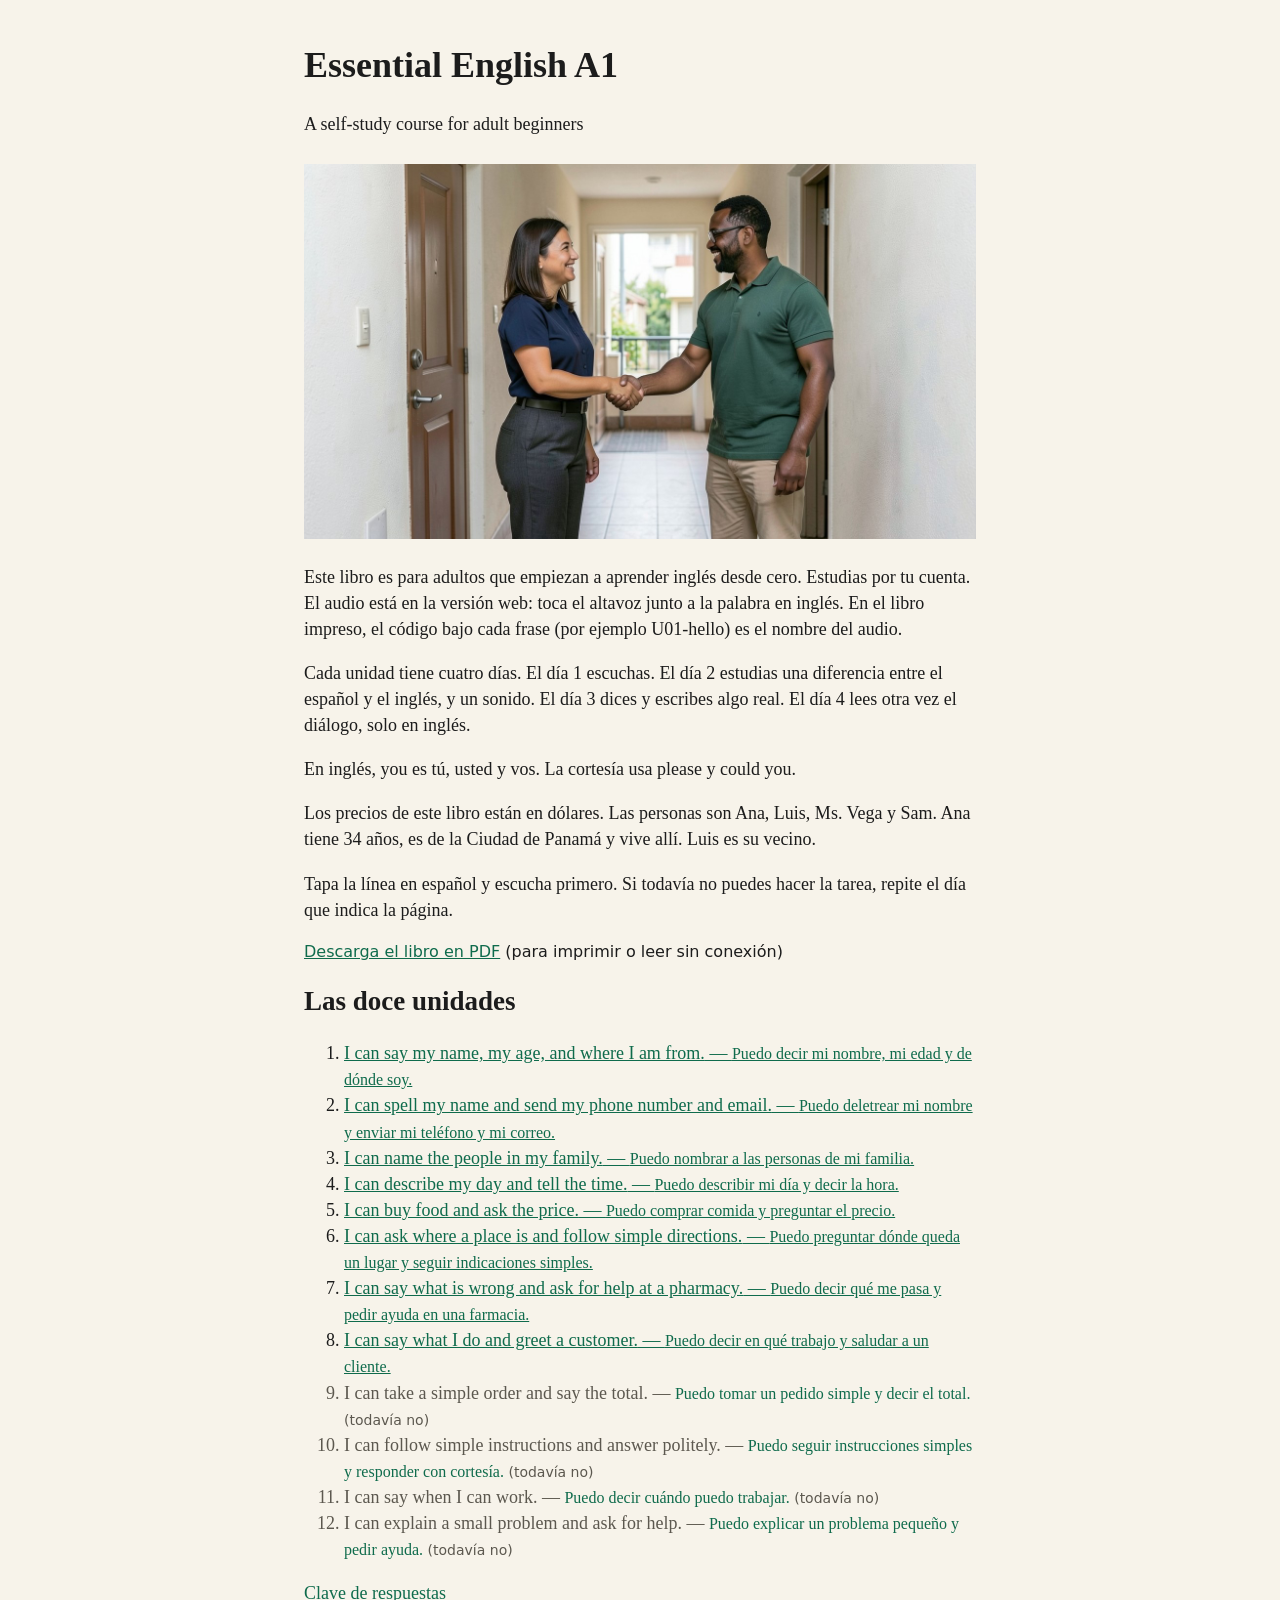
<file: index.html>
<!DOCTYPE html>
<html lang="es">
<head>
<meta charset="utf-8">
<meta name="viewport" content="width=device-width, initial-scale=1">
<title>Essential English A1</title>
<link rel="stylesheet" href="reader.css">
</head>
<body>
<header>
<h1>Essential English A1</h1>
<p lang="en">A self-study course for adult beginners</p>
</header>
<main>
<img class="scene" src="images/cover.jpg" alt="">
<p>Este libro es para adultos que empiezan a aprender inglés desde cero. Estudias por tu cuenta. El audio está en la versión web: toca el altavoz junto a la palabra en inglés. En el libro impreso, el código bajo cada frase (por ejemplo U01-hello) es el nombre del audio.</p><p>Cada unidad tiene cuatro días. El día 1 escuchas. El día 2 estudias una diferencia entre el español y el inglés, y un sonido. El día 3 dices y escribes algo real. El día 4 lees otra vez el diálogo, solo en inglés.</p><p>En inglés, you es tú, usted y vos. La cortesía usa please y could you.</p><p>Los precios de este libro están en dólares. Las personas son Ana, Luis, Ms. Vega y Sam. Ana tiene 34 años, es de la Ciudad de Panamá y vive allí. Luis es su vecino.</p><p>Tapa la línea en español y escucha primero. Si todavía no puedes hacer la tarea, repite el día que indica la página.</p><p class='download'><a href='essential-english-a1.pdf'>Descarga el libro en PDF</a> (para imprimir o leer sin conexión)</p>
<h2>Las doce unidades</h2>
<ol><li><a href='u01.html'><span lang="en">I can say my name, my age, and where I am from.</span> — <span class='gloss'>Puedo decir mi nombre, mi edad y de dónde soy.</span></a></li><li><a href='u02.html'><span lang="en">I can spell my name and send my phone number and email.</span> — <span class='gloss'>Puedo deletrear mi nombre y enviar mi teléfono y mi correo.</span></a></li><li><a href='u03.html'><span lang="en">I can name the people in my family.</span> — <span class='gloss'>Puedo nombrar a las personas de mi familia.</span></a></li><li><a href='u04.html'><span lang="en">I can describe my day and tell the time.</span> — <span class='gloss'>Puedo describir mi día y decir la hora.</span></a></li><li><a href='u05.html'><span lang="en">I can buy food and ask the price.</span> — <span class='gloss'>Puedo comprar comida y preguntar el precio.</span></a></li><li><a href='u06.html'><span lang="en">I can ask where a place is and follow simple directions.</span> — <span class='gloss'>Puedo preguntar dónde queda un lugar y seguir indicaciones simples.</span></a></li><li><a href='u07.html'><span lang="en">I can say what is wrong and ask for help at a pharmacy.</span> — <span class='gloss'>Puedo decir qué me pasa y pedir ayuda en una farmacia.</span></a></li><li><a href='u08.html'><span lang="en">I can say what I do and greet a customer.</span> — <span class='gloss'>Puedo decir en qué trabajo y saludar a un cliente.</span></a></li><li class='later'><span lang="en">I can take a simple order and say the total.</span> — <span class='gloss'>Puedo tomar un pedido simple y decir el total.</span> <span class='soon'>(todavía no)</span></li><li class='later'><span lang="en">I can follow simple instructions and answer politely.</span> — <span class='gloss'>Puedo seguir instrucciones simples y responder con cortesía.</span> <span class='soon'>(todavía no)</span></li><li class='later'><span lang="en">I can say when I can work.</span> — <span class='gloss'>Puedo decir cuándo puedo trabajar.</span> <span class='soon'>(todavía no)</span></li><li class='later'><span lang="en">I can explain a small problem and ask for help.</span> — <span class='gloss'>Puedo explicar un problema pequeño y pedir ayuda.</span> <span class='soon'>(todavía no)</span></li></ol>
<p><a href="key.html">Clave de respuestas</a></p>
</main>
<script src="app.js"></script>
</body>
</html>
</file>
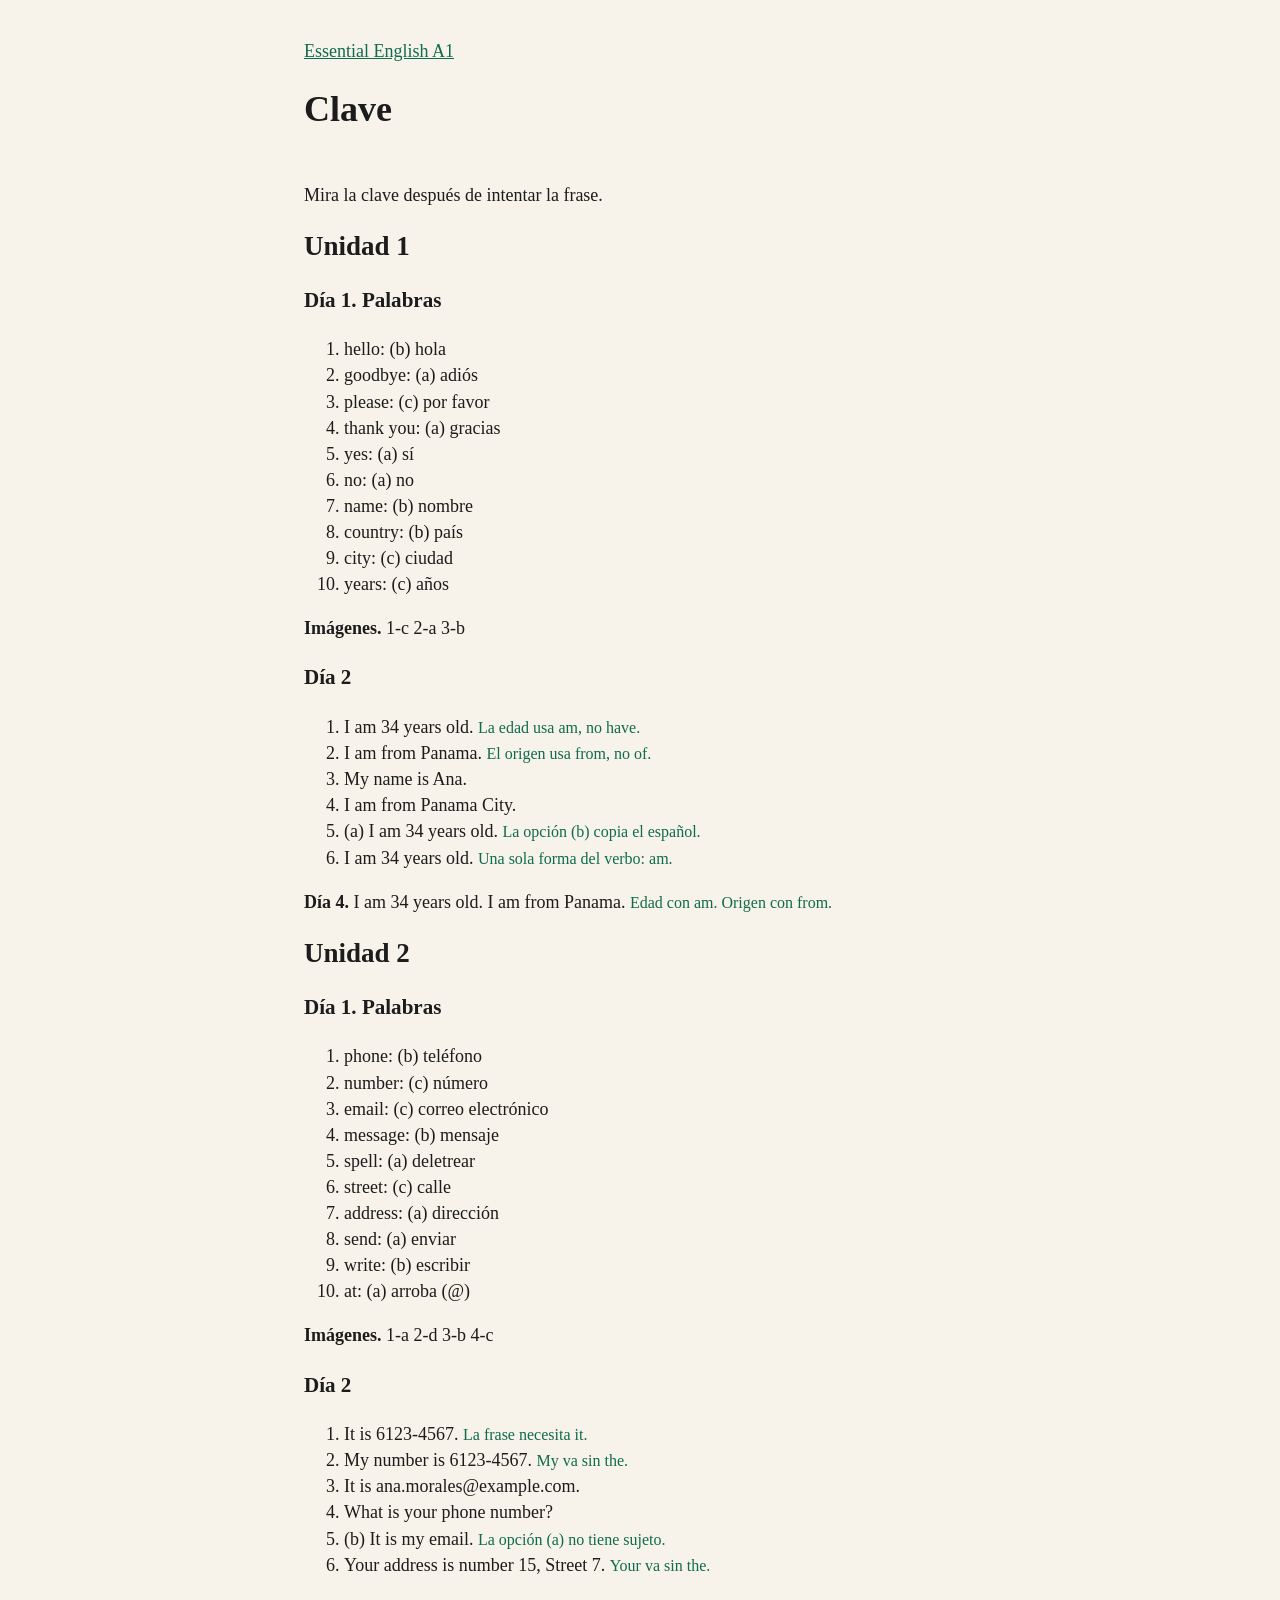
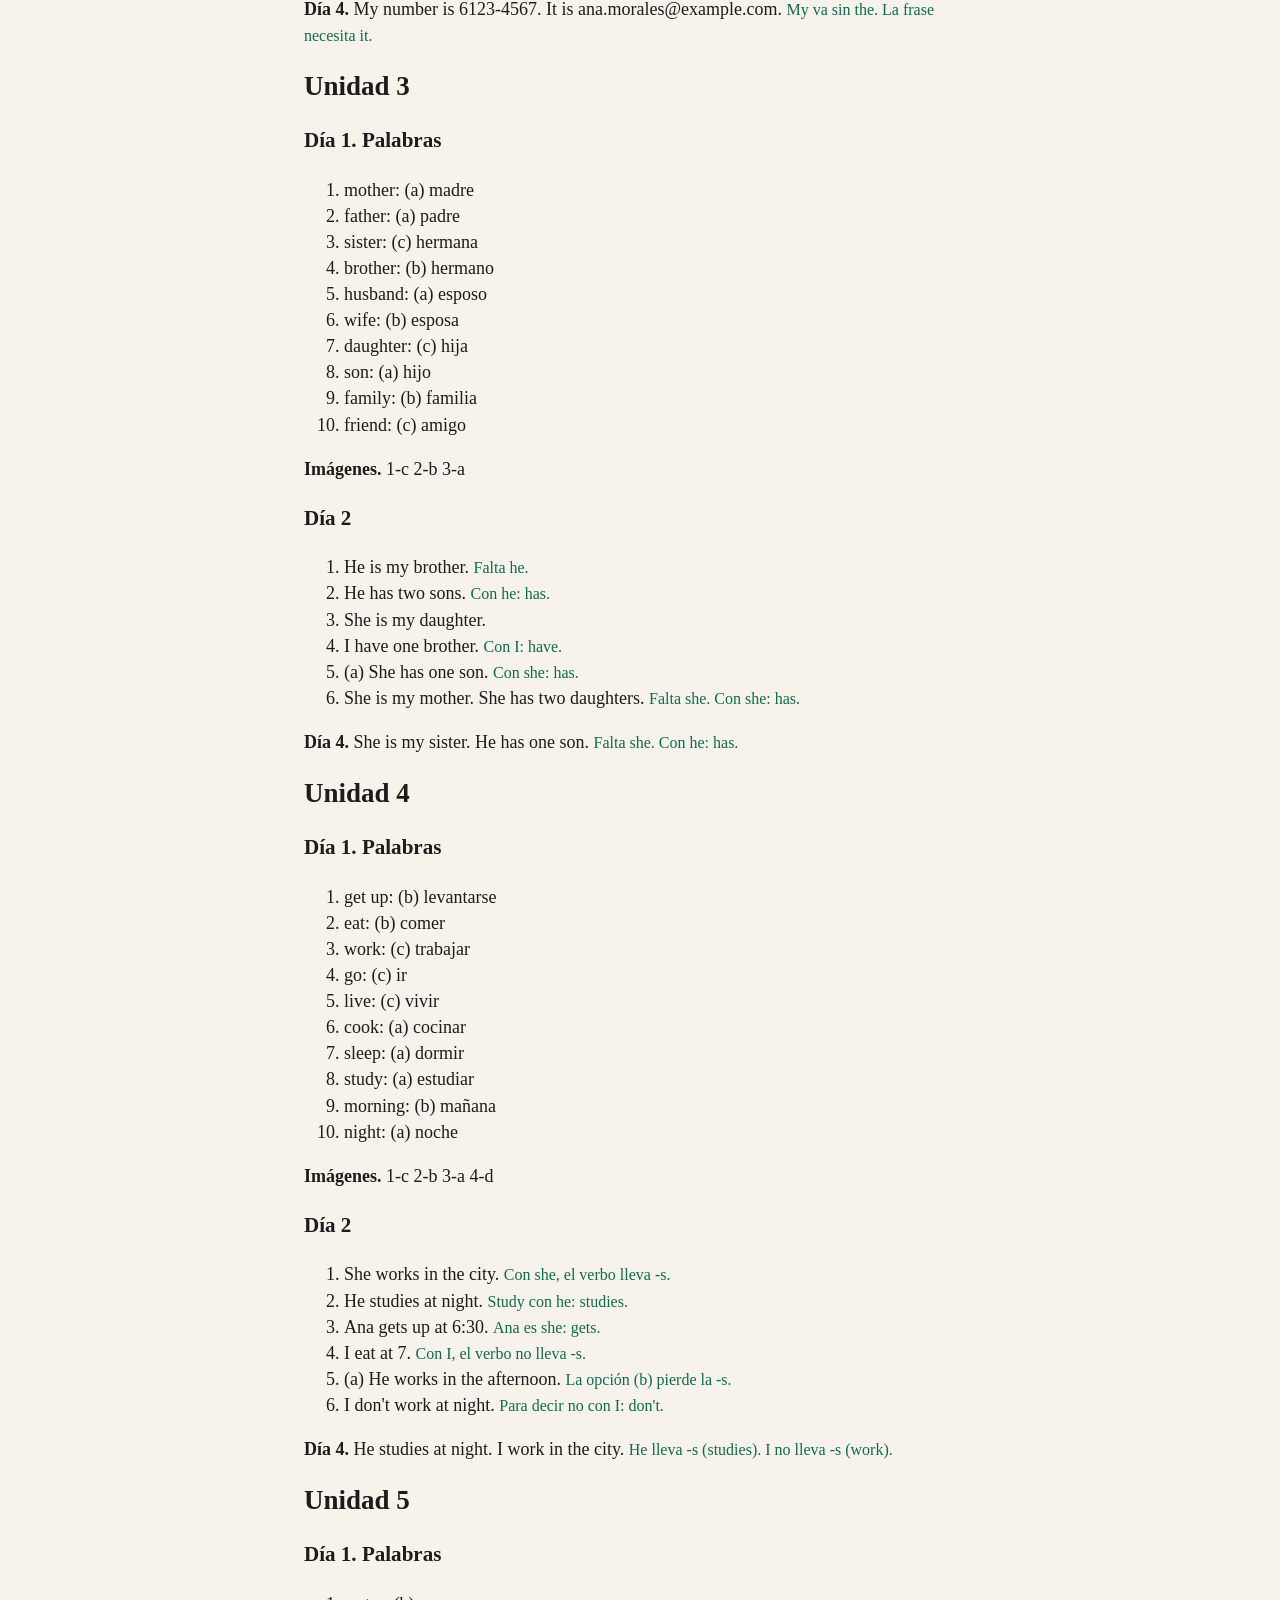
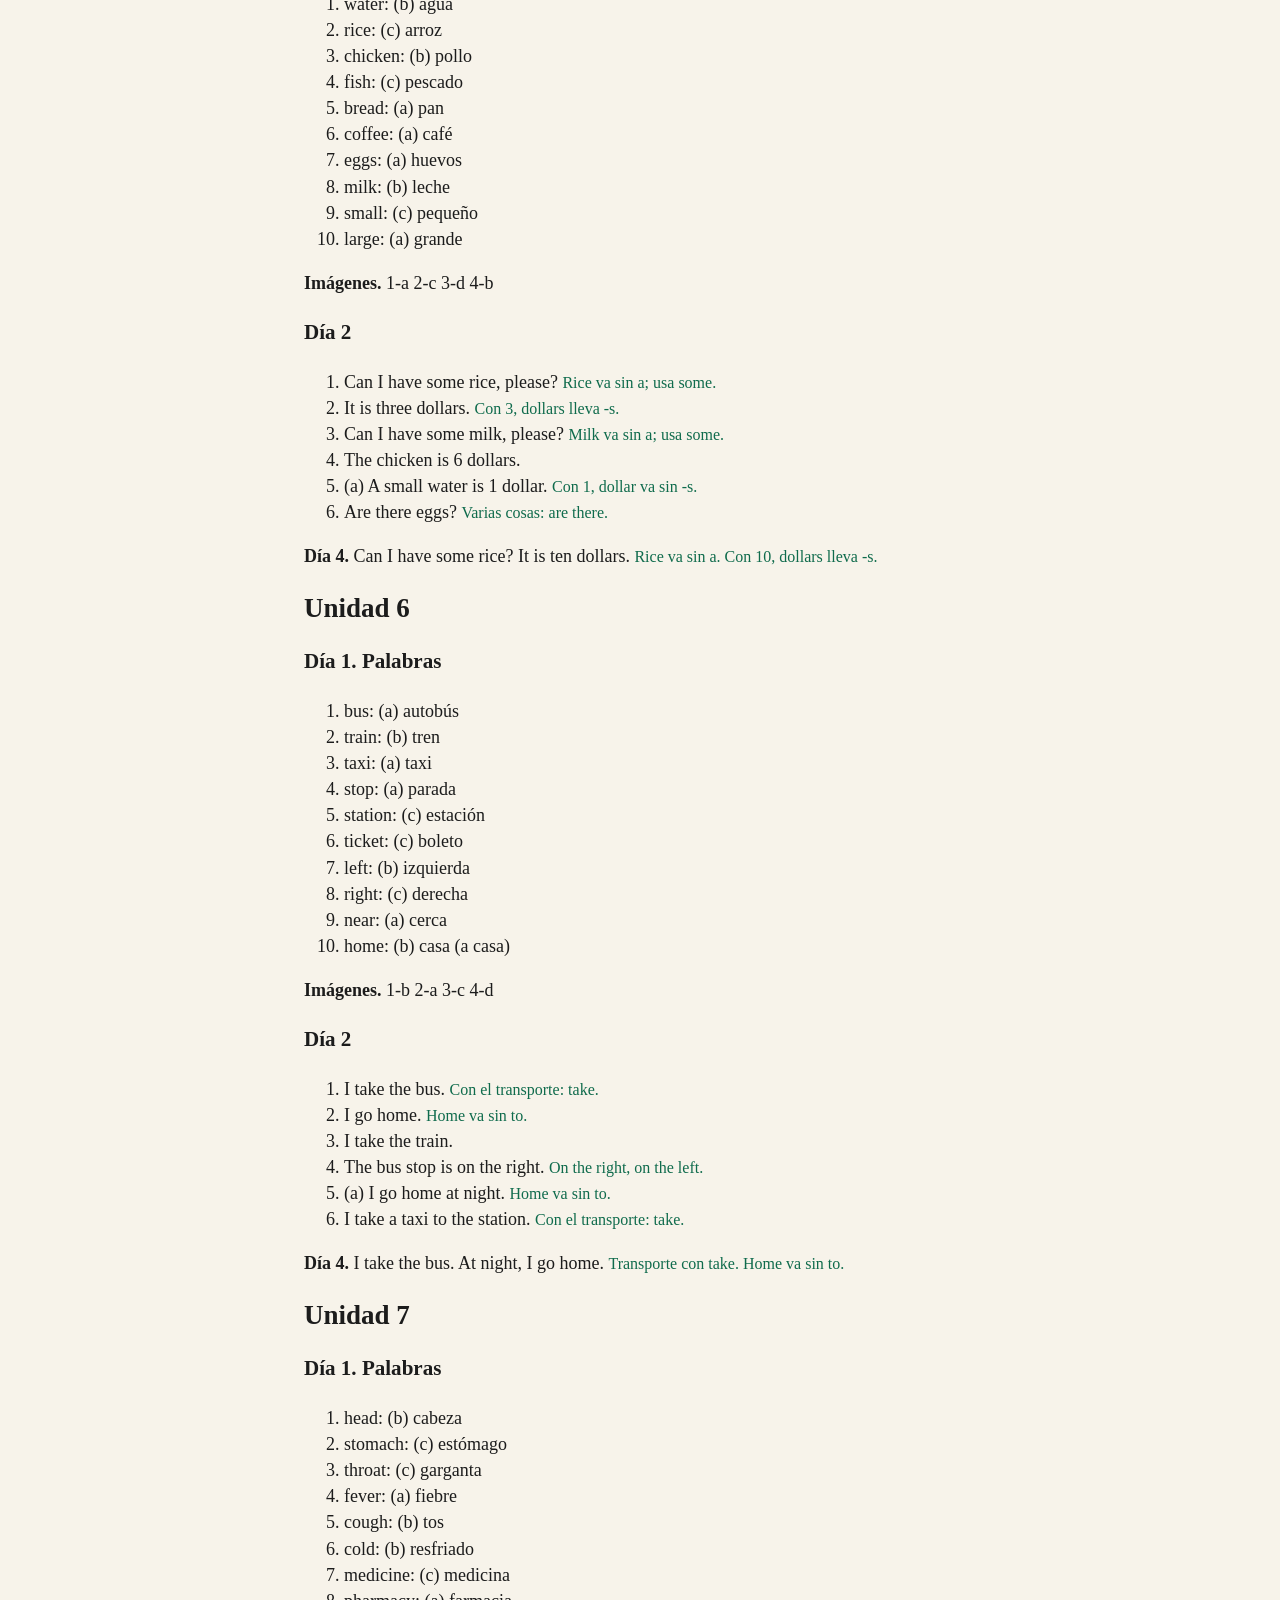
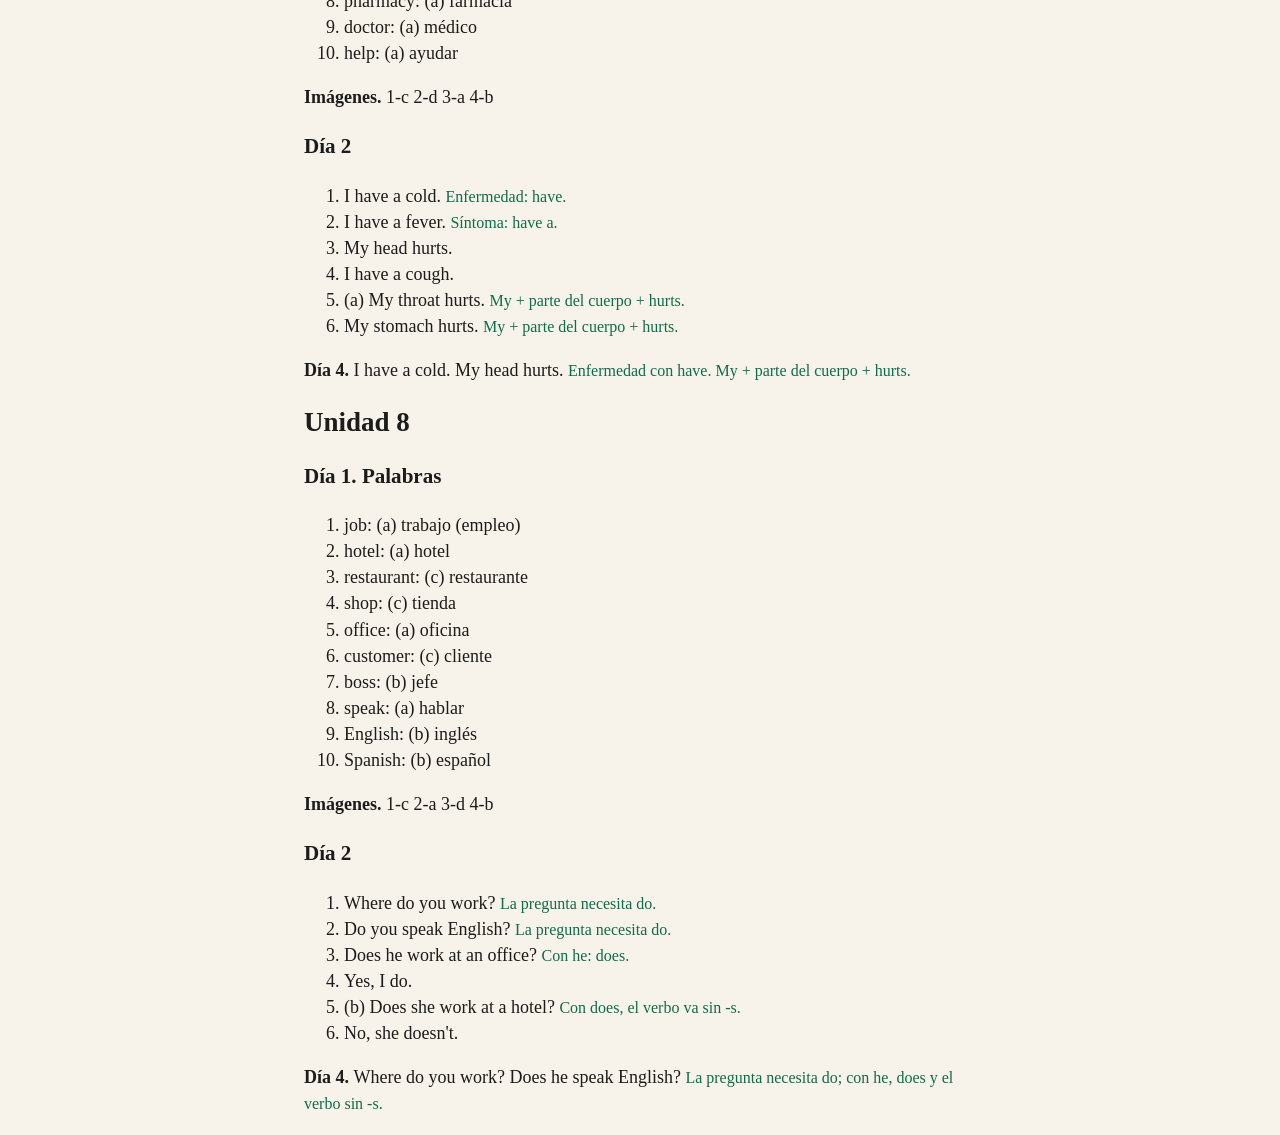
<file: key.html>
<!DOCTYPE html>
<html lang="es">
<head>
<meta charset="utf-8">
<meta name="viewport" content="width=device-width, initial-scale=1">
<title>Clave — Essential English A1</title>
<link rel="stylesheet" href="reader.css">
</head>
<body>
<header><p><a href="index.html">Essential English A1</a></p><h1>Clave</h1></header>
<main>
<p>Mira la clave después de intentar la frase.</p>
<h2 id='u01'>Unidad 1</h2><h3>Día 1. Palabras</h3><ol><li><span lang="en">hello</span>: (b) hola</li><li><span lang="en">goodbye</span>: (a) adiós</li><li><span lang="en">please</span>: (c) por favor</li><li><span lang="en">thank you</span>: (a) gracias</li><li><span lang="en">yes</span>: (a) sí</li><li><span lang="en">no</span>: (a) no</li><li><span lang="en">name</span>: (b) nombre</li><li><span lang="en">country</span>: (b) país</li><li><span lang="en">city</span>: (c) ciudad</li><li><span lang="en">years</span>: (c) años</li></ol><p><strong>Imágenes.</strong> 1-c 2-a 3-b</p><h3>Día 2</h3><ol><li><span lang="en">I am 34 years old.</span> <span class='gloss'>La edad usa am, no have.</span></li><li><span lang="en">I am from Panama.</span> <span class='gloss'>El origen usa from, no of.</span></li><li><span lang="en">My name is Ana.</span></li><li><span lang="en">I am from Panama City.</span></li><li><span lang="en">(a) I am 34 years old.</span> <span class='gloss'>La opción (b) copia el español.</span></li><li><span lang="en">I am 34 years old.</span> <span class='gloss'>Una sola forma del verbo: am.</span></li></ol><p><strong>Día 4.</strong> <span lang="en">I am 34 years old. I am from Panama.</span> <span class='gloss'>Edad con am. Origen con from.</span></p><h2 id='u02'>Unidad 2</h2><h3>Día 1. Palabras</h3><ol><li><span lang="en">phone</span>: (b) teléfono</li><li><span lang="en">number</span>: (c) número</li><li><span lang="en">email</span>: (c) correo electrónico</li><li><span lang="en">message</span>: (b) mensaje</li><li><span lang="en">spell</span>: (a) deletrear</li><li><span lang="en">street</span>: (c) calle</li><li><span lang="en">address</span>: (a) dirección</li><li><span lang="en">send</span>: (a) enviar</li><li><span lang="en">write</span>: (b) escribir</li><li><span lang="en">at</span>: (a) arroba (@)</li></ol><p><strong>Imágenes.</strong> 1-a 2-d 3-b 4-c</p><h3>Día 2</h3><ol><li><span lang="en">It is 6123-4567.</span> <span class='gloss'>La frase necesita it.</span></li><li><span lang="en">My number is 6123-4567.</span> <span class='gloss'>My va sin the.</span></li><li><span lang="en">It is ana.morales@example.com.</span></li><li><span lang="en">What is your phone number?</span></li><li><span lang="en">(b) It is my email.</span> <span class='gloss'>La opción (a) no tiene sujeto.</span></li><li><span lang="en">Your address is number 15, Street 7.</span> <span class='gloss'>Your va sin the.</span></li></ol><p><strong>Día 4.</strong> <span lang="en">My number is 6123-4567. It is ana.morales@example.com.</span> <span class='gloss'>My va sin the. La frase necesita it.</span></p><h2 id='u03'>Unidad 3</h2><h3>Día 1. Palabras</h3><ol><li><span lang="en">mother</span>: (a) madre</li><li><span lang="en">father</span>: (a) padre</li><li><span lang="en">sister</span>: (c) hermana</li><li><span lang="en">brother</span>: (b) hermano</li><li><span lang="en">husband</span>: (a) esposo</li><li><span lang="en">wife</span>: (b) esposa</li><li><span lang="en">daughter</span>: (c) hija</li><li><span lang="en">son</span>: (a) hijo</li><li><span lang="en">family</span>: (b) familia</li><li><span lang="en">friend</span>: (c) amigo</li></ol><p><strong>Imágenes.</strong> 1-c 2-b 3-a</p><h3>Día 2</h3><ol><li><span lang="en">He is my brother.</span> <span class='gloss'>Falta he.</span></li><li><span lang="en">He has two sons.</span> <span class='gloss'>Con he: has.</span></li><li><span lang="en">She is my daughter.</span></li><li><span lang="en">I have one brother.</span> <span class='gloss'>Con I: have.</span></li><li><span lang="en">(a) She has one son.</span> <span class='gloss'>Con she: has.</span></li><li><span lang="en">She is my mother. She has two daughters.</span> <span class='gloss'>Falta she. Con she: has.</span></li></ol><p><strong>Día 4.</strong> <span lang="en">She is my sister. He has one son.</span> <span class='gloss'>Falta she. Con he: has.</span></p><h2 id='u04'>Unidad 4</h2><h3>Día 1. Palabras</h3><ol><li><span lang="en">get up</span>: (b) levantarse</li><li><span lang="en">eat</span>: (b) comer</li><li><span lang="en">work</span>: (c) trabajar</li><li><span lang="en">go</span>: (c) ir</li><li><span lang="en">live</span>: (c) vivir</li><li><span lang="en">cook</span>: (a) cocinar</li><li><span lang="en">sleep</span>: (a) dormir</li><li><span lang="en">study</span>: (a) estudiar</li><li><span lang="en">morning</span>: (b) mañana</li><li><span lang="en">night</span>: (a) noche</li></ol><p><strong>Imágenes.</strong> 1-c 2-b 3-a 4-d</p><h3>Día 2</h3><ol><li><span lang="en">She works in the city.</span> <span class='gloss'>Con she, el verbo lleva -s.</span></li><li><span lang="en">He studies at night.</span> <span class='gloss'>Study con he: studies.</span></li><li><span lang="en">Ana gets up at 6:30.</span> <span class='gloss'>Ana es she: gets.</span></li><li><span lang="en">I eat at 7.</span> <span class='gloss'>Con I, el verbo no lleva -s.</span></li><li><span lang="en">(a) He works in the afternoon.</span> <span class='gloss'>La opción (b) pierde la -s.</span></li><li><span lang="en">I don&#x27;t work at night.</span> <span class='gloss'>Para decir no con I: don&#x27;t.</span></li></ol><p><strong>Día 4.</strong> <span lang="en">He studies at night. I work in the city.</span> <span class='gloss'>He lleva -s (studies). I no lleva -s (work).</span></p><h2 id='u05'>Unidad 5</h2><h3>Día 1. Palabras</h3><ol><li><span lang="en">water</span>: (b) agua</li><li><span lang="en">rice</span>: (c) arroz</li><li><span lang="en">chicken</span>: (b) pollo</li><li><span lang="en">fish</span>: (c) pescado</li><li><span lang="en">bread</span>: (a) pan</li><li><span lang="en">coffee</span>: (a) café</li><li><span lang="en">eggs</span>: (a) huevos</li><li><span lang="en">milk</span>: (b) leche</li><li><span lang="en">small</span>: (c) pequeño</li><li><span lang="en">large</span>: (a) grande</li></ol><p><strong>Imágenes.</strong> 1-a 2-c 3-d 4-b</p><h3>Día 2</h3><ol><li><span lang="en">Can I have some rice, please?</span> <span class='gloss'>Rice va sin a; usa some.</span></li><li><span lang="en">It is three dollars.</span> <span class='gloss'>Con 3, dollars lleva -s.</span></li><li><span lang="en">Can I have some milk, please?</span> <span class='gloss'>Milk va sin a; usa some.</span></li><li><span lang="en">The chicken is 6 dollars.</span></li><li><span lang="en">(a) A small water is 1 dollar.</span> <span class='gloss'>Con 1, dollar va sin -s.</span></li><li><span lang="en">Are there eggs?</span> <span class='gloss'>Varias cosas: are there.</span></li></ol><p><strong>Día 4.</strong> <span lang="en">Can I have some rice? It is ten dollars.</span> <span class='gloss'>Rice va sin a. Con 10, dollars lleva -s.</span></p><h2 id='u06'>Unidad 6</h2><h3>Día 1. Palabras</h3><ol><li><span lang="en">bus</span>: (a) autobús</li><li><span lang="en">train</span>: (b) tren</li><li><span lang="en">taxi</span>: (a) taxi</li><li><span lang="en">stop</span>: (a) parada</li><li><span lang="en">station</span>: (c) estación</li><li><span lang="en">ticket</span>: (c) boleto</li><li><span lang="en">left</span>: (b) izquierda</li><li><span lang="en">right</span>: (c) derecha</li><li><span lang="en">near</span>: (a) cerca</li><li><span lang="en">home</span>: (b) casa (a casa)</li></ol><p><strong>Imágenes.</strong> 1-b 2-a 3-c 4-d</p><h3>Día 2</h3><ol><li><span lang="en">I take the bus.</span> <span class='gloss'>Con el transporte: take.</span></li><li><span lang="en">I go home.</span> <span class='gloss'>Home va sin to.</span></li><li><span lang="en">I take the train.</span></li><li><span lang="en">The bus stop is on the right.</span> <span class='gloss'>On the right, on the left.</span></li><li><span lang="en">(a) I go home at night.</span> <span class='gloss'>Home va sin to.</span></li><li><span lang="en">I take a taxi to the station.</span> <span class='gloss'>Con el transporte: take.</span></li></ol><p><strong>Día 4.</strong> <span lang="en">I take the bus. At night, I go home.</span> <span class='gloss'>Transporte con take. Home va sin to.</span></p><h2 id='u07'>Unidad 7</h2><h3>Día 1. Palabras</h3><ol><li><span lang="en">head</span>: (b) cabeza</li><li><span lang="en">stomach</span>: (c) estómago</li><li><span lang="en">throat</span>: (c) garganta</li><li><span lang="en">fever</span>: (a) fiebre</li><li><span lang="en">cough</span>: (b) tos</li><li><span lang="en">cold</span>: (b) resfriado</li><li><span lang="en">medicine</span>: (c) medicina</li><li><span lang="en">pharmacy</span>: (a) farmacia</li><li><span lang="en">doctor</span>: (a) médico</li><li><span lang="en">help</span>: (a) ayudar</li></ol><p><strong>Imágenes.</strong> 1-c 2-d 3-a 4-b</p><h3>Día 2</h3><ol><li><span lang="en">I have a cold.</span> <span class='gloss'>Enfermedad: have.</span></li><li><span lang="en">I have a fever.</span> <span class='gloss'>Síntoma: have a.</span></li><li><span lang="en">My head hurts.</span></li><li><span lang="en">I have a cough.</span></li><li><span lang="en">(a) My throat hurts.</span> <span class='gloss'>My + parte del cuerpo + hurts.</span></li><li><span lang="en">My stomach hurts.</span> <span class='gloss'>My + parte del cuerpo + hurts.</span></li></ol><p><strong>Día 4.</strong> <span lang="en">I have a cold. My head hurts.</span> <span class='gloss'>Enfermedad con have. My + parte del cuerpo + hurts.</span></p><h2 id='u08'>Unidad 8</h2><h3>Día 1. Palabras</h3><ol><li><span lang="en">job</span>: (a) trabajo (empleo)</li><li><span lang="en">hotel</span>: (a) hotel</li><li><span lang="en">restaurant</span>: (c) restaurante</li><li><span lang="en">shop</span>: (c) tienda</li><li><span lang="en">office</span>: (a) oficina</li><li><span lang="en">customer</span>: (c) cliente</li><li><span lang="en">boss</span>: (b) jefe</li><li><span lang="en">speak</span>: (a) hablar</li><li><span lang="en">English</span>: (b) inglés</li><li><span lang="en">Spanish</span>: (b) español</li></ol><p><strong>Imágenes.</strong> 1-c 2-a 3-d 4-b</p><h3>Día 2</h3><ol><li><span lang="en">Where do you work?</span> <span class='gloss'>La pregunta necesita do.</span></li><li><span lang="en">Do you speak English?</span> <span class='gloss'>La pregunta necesita do.</span></li><li><span lang="en">Does he work at an office?</span> <span class='gloss'>Con he: does.</span></li><li><span lang="en">Yes, I do.</span></li><li><span lang="en">(b) Does she work at a hotel?</span> <span class='gloss'>Con does, el verbo va sin -s.</span></li><li><span lang="en">No, she doesn&#x27;t.</span></li></ol><p><strong>Día 4.</strong> <span lang="en">Where do you work? Does he speak English?</span> <span class='gloss'>La pregunta necesita do; con he, does y el verbo sin -s.</span></p>
</main>
<script src="app.js"></script>
</body>
</html>
</file>
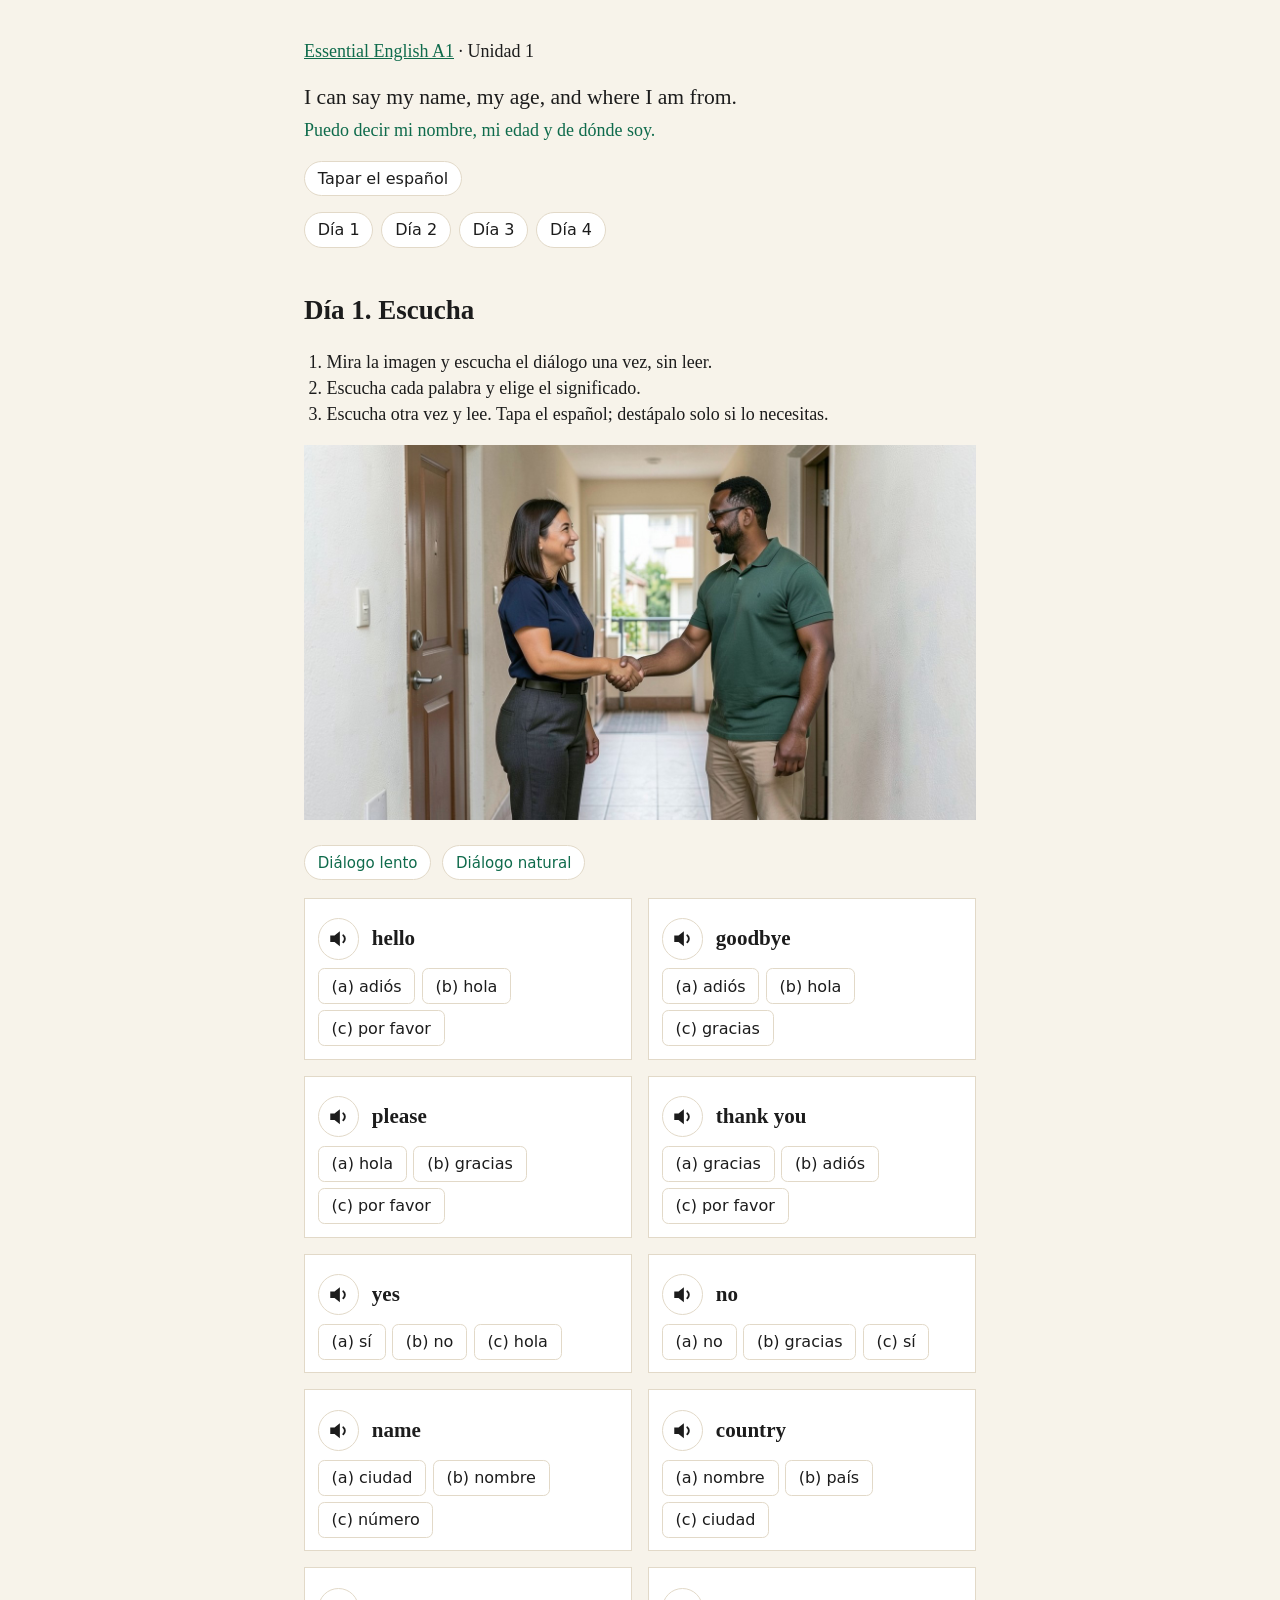
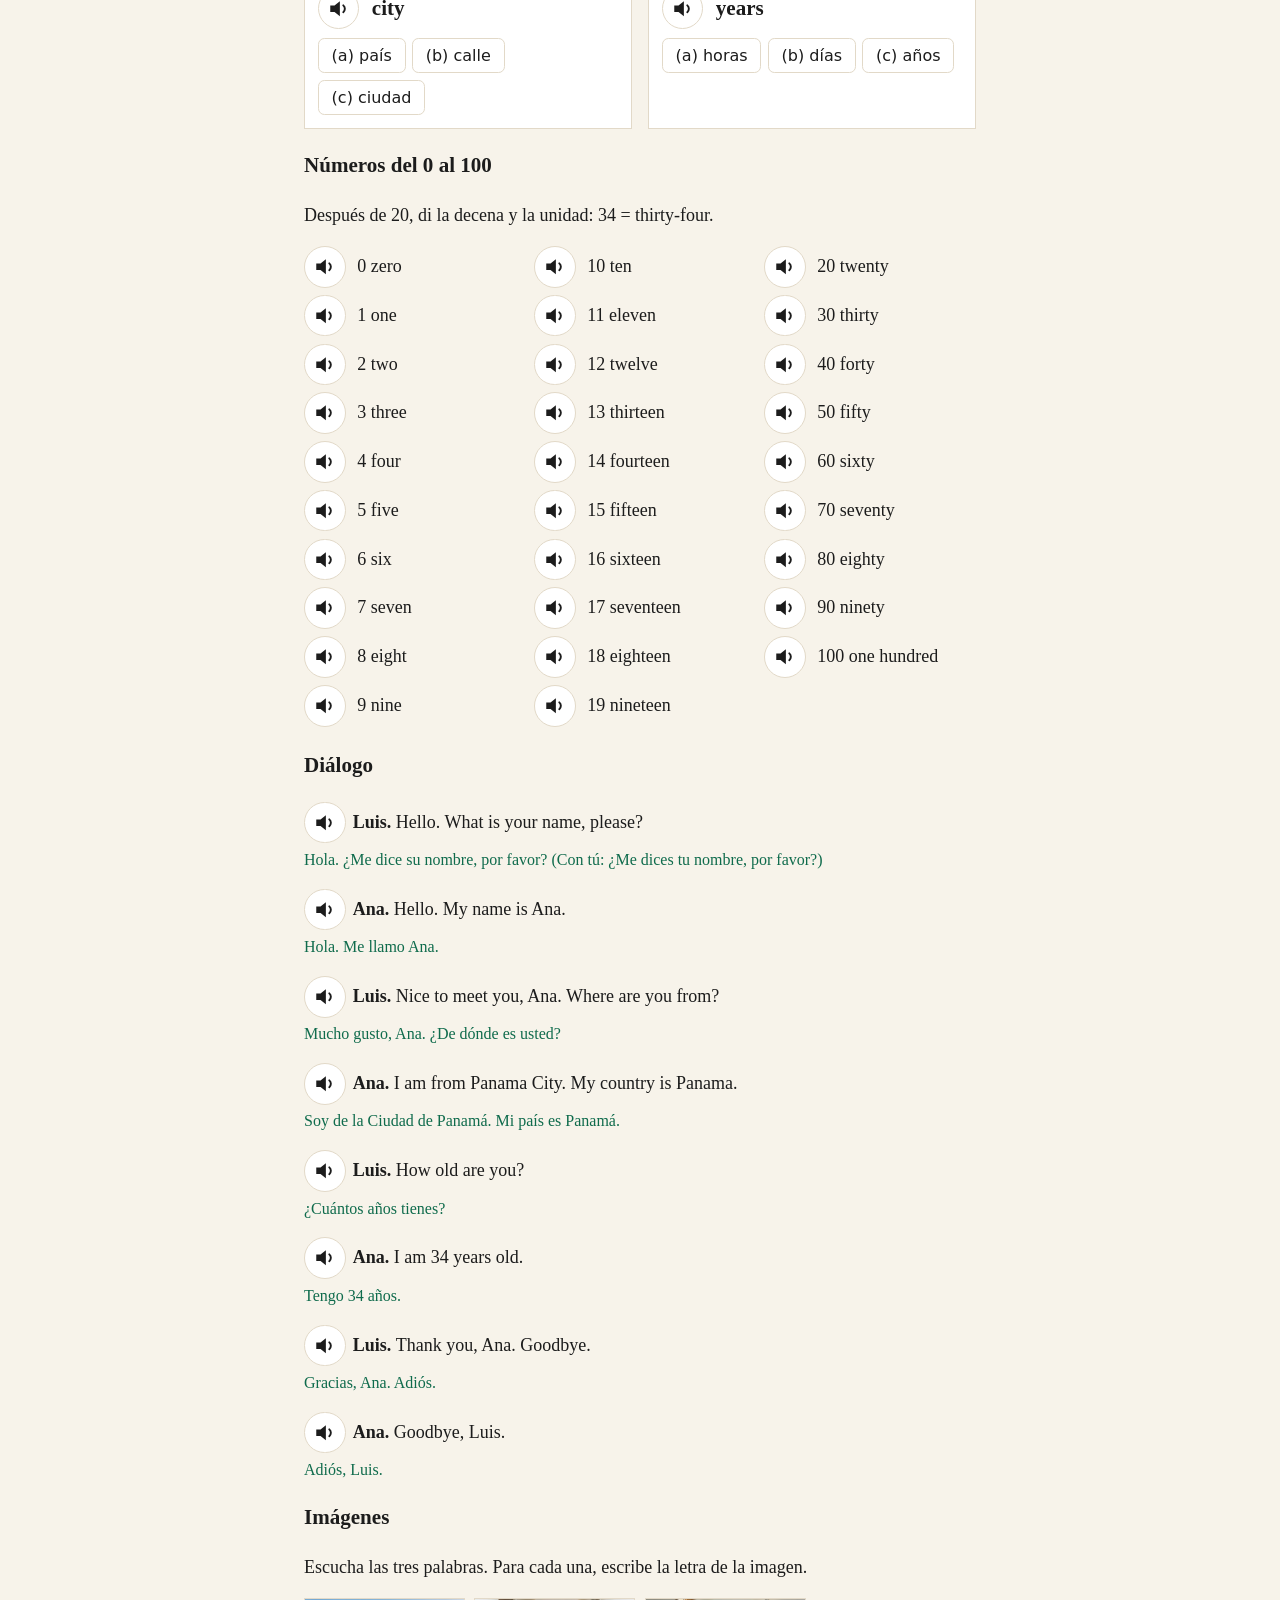
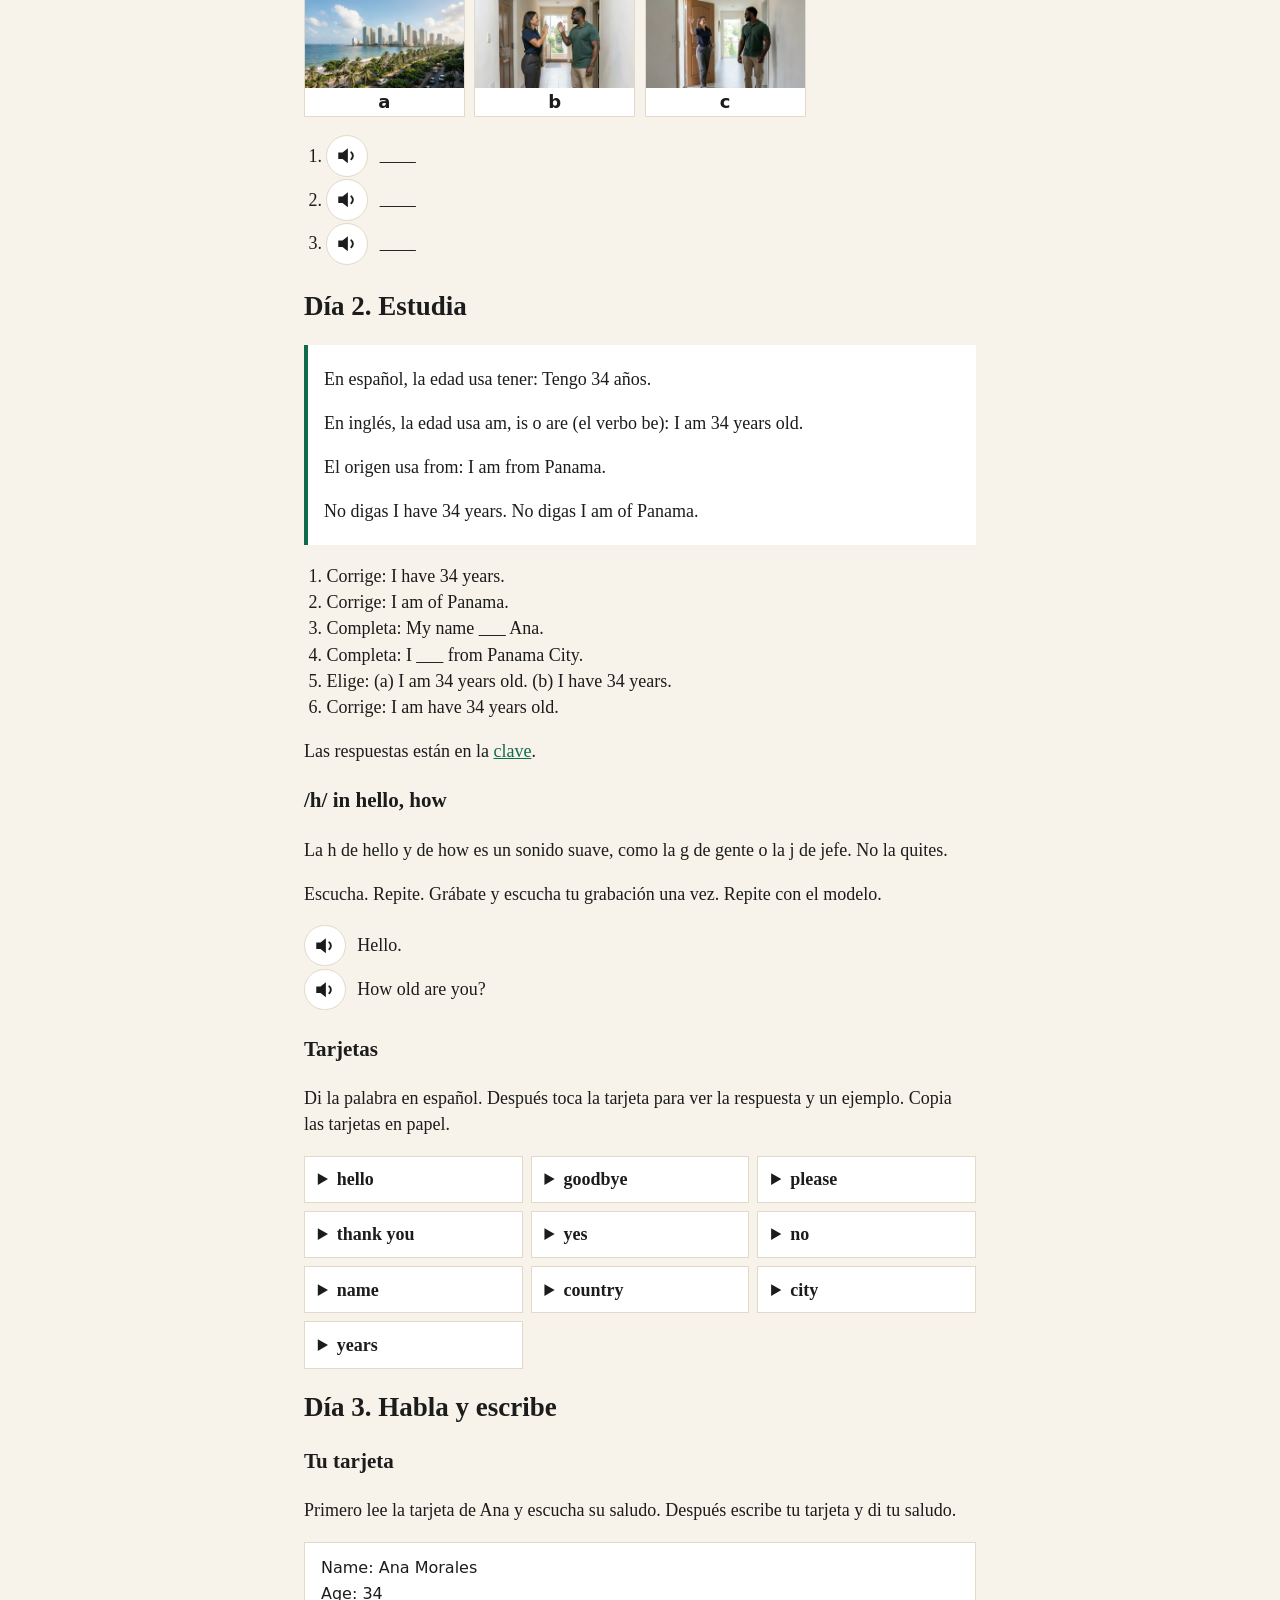
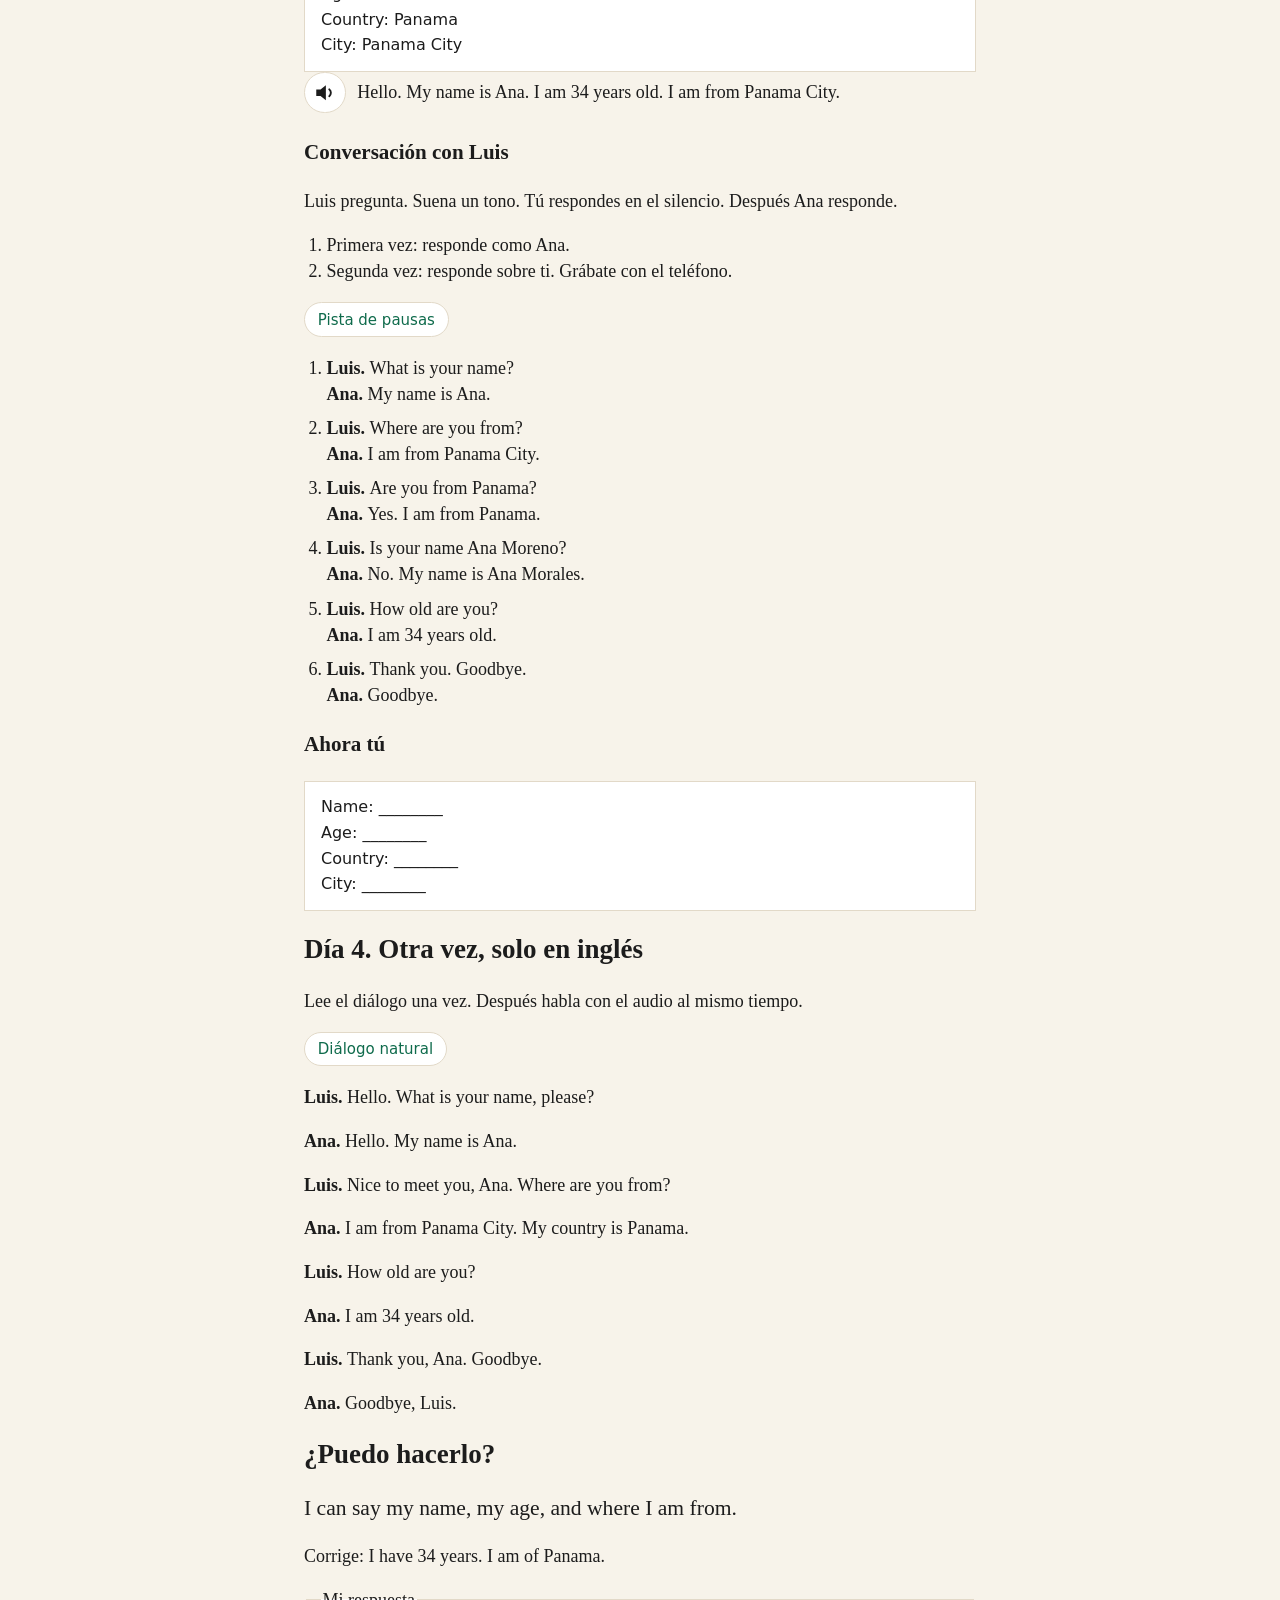
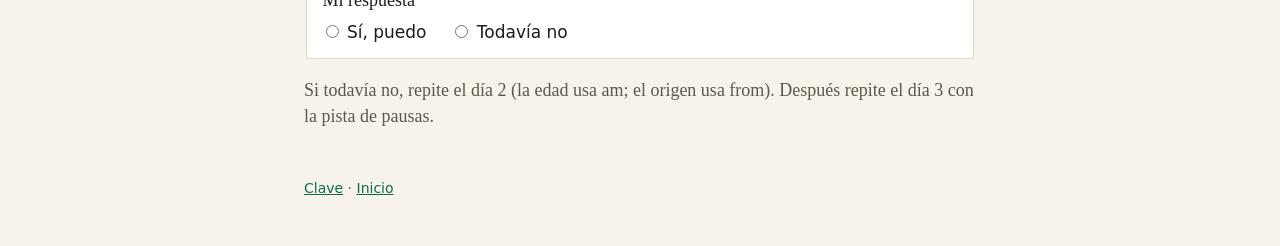
<file: u01.html>
<!DOCTYPE html>
<html lang="es">
<head>
<meta charset="utf-8">
<meta name="viewport" content="width=device-width, initial-scale=1">
<title>Unidad 1 — Essential English A1</title>
<link rel="stylesheet" href="reader.css">
</head>
<body>
<header>
<p><a href="index.html">Essential English A1</a> · Unidad 1</p>
<p class="cando"><span lang="en">I can say my name, my age, and where I am from.</span></p>
<p class="cando-es">Puedo decir mi nombre, mi edad y de dónde soy.</p>
<button type="button" data-cover aria-pressed="false">Tapar el español</button>
<nav>
<a href="#dia1">Día 1</a>
<a href="#dia2">Día 2</a>
<a href="#dia3">Día 3</a>
<a href="#dia4">Día 4</a>
</nav>
</header>
<main>
<section id="dia1">
<h2>Día 1. Escucha</h2>
<ol class="steps">
<li>Mira la imagen y escucha el diálogo una vez, sin leer.</li>
<li>Escucha cada palabra y elige el significado.</li>
<li>Escucha otra vez y lee. Tapa el español; destápalo solo si lo necesitas.</li>
</ol>
<img class="scene" src="images/u01-scene.jpg" alt="">
<p><a class="play" href="audio/u01/U01-dialogue-slow.mp3">Diálogo lento</a>
<a class="play" href="audio/u01/U01-dialogue.mp3">Diálogo natural</a></p>
<div class='words'><article class='word'><h3><a class="play speaker" href="audio/u01/U01-hello.mp3" aria-label="Escuchar: hello"><svg class="speaker" viewBox="0 0 24 24" aria-hidden="true"><path fill="currentColor" d="M4 9v6h4l5 4V5L8 9H4z"/><path fill="none" stroke="currentColor" stroke-width="1.8" stroke-linecap="round" d="M16.2 8.8a4.2 4.2 0 0 1 0 6.4"/></svg></a> <span lang="en">hello</span></h3><div class='options'><button type="button" class="option" data-right="0">(a) adiós</button><button type="button" class="option" data-right="1">(b) hola</button><button type="button" class="option" data-right="0">(c) por favor</button></div></article><article class='word'><h3><a class="play speaker" href="audio/u01/U01-goodbye.mp3" aria-label="Escuchar: goodbye"><svg class="speaker" viewBox="0 0 24 24" aria-hidden="true"><path fill="currentColor" d="M4 9v6h4l5 4V5L8 9H4z"/><path fill="none" stroke="currentColor" stroke-width="1.8" stroke-linecap="round" d="M16.2 8.8a4.2 4.2 0 0 1 0 6.4"/></svg></a> <span lang="en">goodbye</span></h3><div class='options'><button type="button" class="option" data-right="1">(a) adiós</button><button type="button" class="option" data-right="0">(b) hola</button><button type="button" class="option" data-right="0">(c) gracias</button></div></article><article class='word'><h3><a class="play speaker" href="audio/u01/U01-please.mp3" aria-label="Escuchar: please"><svg class="speaker" viewBox="0 0 24 24" aria-hidden="true"><path fill="currentColor" d="M4 9v6h4l5 4V5L8 9H4z"/><path fill="none" stroke="currentColor" stroke-width="1.8" stroke-linecap="round" d="M16.2 8.8a4.2 4.2 0 0 1 0 6.4"/></svg></a> <span lang="en">please</span></h3><div class='options'><button type="button" class="option" data-right="0">(a) hola</button><button type="button" class="option" data-right="0">(b) gracias</button><button type="button" class="option" data-right="1">(c) por favor</button></div></article><article class='word'><h3><a class="play speaker" href="audio/u01/U01-thank-you.mp3" aria-label="Escuchar: thank you"><svg class="speaker" viewBox="0 0 24 24" aria-hidden="true"><path fill="currentColor" d="M4 9v6h4l5 4V5L8 9H4z"/><path fill="none" stroke="currentColor" stroke-width="1.8" stroke-linecap="round" d="M16.2 8.8a4.2 4.2 0 0 1 0 6.4"/></svg></a> <span lang="en">thank you</span></h3><div class='options'><button type="button" class="option" data-right="1">(a) gracias</button><button type="button" class="option" data-right="0">(b) adiós</button><button type="button" class="option" data-right="0">(c) por favor</button></div></article><article class='word'><h3><a class="play speaker" href="audio/u01/U01-yes.mp3" aria-label="Escuchar: yes"><svg class="speaker" viewBox="0 0 24 24" aria-hidden="true"><path fill="currentColor" d="M4 9v6h4l5 4V5L8 9H4z"/><path fill="none" stroke="currentColor" stroke-width="1.8" stroke-linecap="round" d="M16.2 8.8a4.2 4.2 0 0 1 0 6.4"/></svg></a> <span lang="en">yes</span></h3><div class='options'><button type="button" class="option" data-right="1">(a) sí</button><button type="button" class="option" data-right="0">(b) no</button><button type="button" class="option" data-right="0">(c) hola</button></div></article><article class='word'><h3><a class="play speaker" href="audio/u01/U01-no.mp3" aria-label="Escuchar: no"><svg class="speaker" viewBox="0 0 24 24" aria-hidden="true"><path fill="currentColor" d="M4 9v6h4l5 4V5L8 9H4z"/><path fill="none" stroke="currentColor" stroke-width="1.8" stroke-linecap="round" d="M16.2 8.8a4.2 4.2 0 0 1 0 6.4"/></svg></a> <span lang="en">no</span></h3><div class='options'><button type="button" class="option" data-right="1">(a) no</button><button type="button" class="option" data-right="0">(b) gracias</button><button type="button" class="option" data-right="0">(c) sí</button></div></article><article class='word'><h3><a class="play speaker" href="audio/u01/U01-name.mp3" aria-label="Escuchar: name"><svg class="speaker" viewBox="0 0 24 24" aria-hidden="true"><path fill="currentColor" d="M4 9v6h4l5 4V5L8 9H4z"/><path fill="none" stroke="currentColor" stroke-width="1.8" stroke-linecap="round" d="M16.2 8.8a4.2 4.2 0 0 1 0 6.4"/></svg></a> <span lang="en">name</span></h3><div class='options'><button type="button" class="option" data-right="0">(a) ciudad</button><button type="button" class="option" data-right="1">(b) nombre</button><button type="button" class="option" data-right="0">(c) número</button></div></article><article class='word'><h3><a class="play speaker" href="audio/u01/U01-country.mp3" aria-label="Escuchar: country"><svg class="speaker" viewBox="0 0 24 24" aria-hidden="true"><path fill="currentColor" d="M4 9v6h4l5 4V5L8 9H4z"/><path fill="none" stroke="currentColor" stroke-width="1.8" stroke-linecap="round" d="M16.2 8.8a4.2 4.2 0 0 1 0 6.4"/></svg></a> <span lang="en">country</span></h3><div class='options'><button type="button" class="option" data-right="0">(a) nombre</button><button type="button" class="option" data-right="1">(b) país</button><button type="button" class="option" data-right="0">(c) ciudad</button></div></article><article class='word'><h3><a class="play speaker" href="audio/u01/U01-city.mp3" aria-label="Escuchar: city"><svg class="speaker" viewBox="0 0 24 24" aria-hidden="true"><path fill="currentColor" d="M4 9v6h4l5 4V5L8 9H4z"/><path fill="none" stroke="currentColor" stroke-width="1.8" stroke-linecap="round" d="M16.2 8.8a4.2 4.2 0 0 1 0 6.4"/></svg></a> <span lang="en">city</span></h3><div class='options'><button type="button" class="option" data-right="0">(a) país</button><button type="button" class="option" data-right="0">(b) calle</button><button type="button" class="option" data-right="1">(c) ciudad</button></div></article><article class='word'><h3><a class="play speaker" href="audio/u01/U01-years.mp3" aria-label="Escuchar: years"><svg class="speaker" viewBox="0 0 24 24" aria-hidden="true"><path fill="currentColor" d="M4 9v6h4l5 4V5L8 9H4z"/><path fill="none" stroke="currentColor" stroke-width="1.8" stroke-linecap="round" d="M16.2 8.8a4.2 4.2 0 0 1 0 6.4"/></svg></a> <span lang="en">years</span></h3><div class='options'><button type="button" class="option" data-right="0">(a) horas</button><button type="button" class="option" data-right="0">(b) días</button><button type="button" class="option" data-right="1">(c) años</button></div></article></div>
<h3>Números del 0 al 100</h3><p>Después de 20, di la decena y la unidad: 34 = thirty-four.</p><ul class='closed'><li><a class="play speaker" href="audio/u01/U01-n-00.mp3" aria-label="Escuchar: 0 zero"><svg class="speaker" viewBox="0 0 24 24" aria-hidden="true"><path fill="currentColor" d="M4 9v6h4l5 4V5L8 9H4z"/><path fill="none" stroke="currentColor" stroke-width="1.8" stroke-linecap="round" d="M16.2 8.8a4.2 4.2 0 0 1 0 6.4"/></svg></a> <span lang="en">0 zero</span></li><li><a class="play speaker" href="audio/u01/U01-n-01.mp3" aria-label="Escuchar: 1 one"><svg class="speaker" viewBox="0 0 24 24" aria-hidden="true"><path fill="currentColor" d="M4 9v6h4l5 4V5L8 9H4z"/><path fill="none" stroke="currentColor" stroke-width="1.8" stroke-linecap="round" d="M16.2 8.8a4.2 4.2 0 0 1 0 6.4"/></svg></a> <span lang="en">1 one</span></li><li><a class="play speaker" href="audio/u01/U01-n-02.mp3" aria-label="Escuchar: 2 two"><svg class="speaker" viewBox="0 0 24 24" aria-hidden="true"><path fill="currentColor" d="M4 9v6h4l5 4V5L8 9H4z"/><path fill="none" stroke="currentColor" stroke-width="1.8" stroke-linecap="round" d="M16.2 8.8a4.2 4.2 0 0 1 0 6.4"/></svg></a> <span lang="en">2 two</span></li><li><a class="play speaker" href="audio/u01/U01-n-03.mp3" aria-label="Escuchar: 3 three"><svg class="speaker" viewBox="0 0 24 24" aria-hidden="true"><path fill="currentColor" d="M4 9v6h4l5 4V5L8 9H4z"/><path fill="none" stroke="currentColor" stroke-width="1.8" stroke-linecap="round" d="M16.2 8.8a4.2 4.2 0 0 1 0 6.4"/></svg></a> <span lang="en">3 three</span></li><li><a class="play speaker" href="audio/u01/U01-n-04.mp3" aria-label="Escuchar: 4 four"><svg class="speaker" viewBox="0 0 24 24" aria-hidden="true"><path fill="currentColor" d="M4 9v6h4l5 4V5L8 9H4z"/><path fill="none" stroke="currentColor" stroke-width="1.8" stroke-linecap="round" d="M16.2 8.8a4.2 4.2 0 0 1 0 6.4"/></svg></a> <span lang="en">4 four</span></li><li><a class="play speaker" href="audio/u01/U01-n-05.mp3" aria-label="Escuchar: 5 five"><svg class="speaker" viewBox="0 0 24 24" aria-hidden="true"><path fill="currentColor" d="M4 9v6h4l5 4V5L8 9H4z"/><path fill="none" stroke="currentColor" stroke-width="1.8" stroke-linecap="round" d="M16.2 8.8a4.2 4.2 0 0 1 0 6.4"/></svg></a> <span lang="en">5 five</span></li><li><a class="play speaker" href="audio/u01/U01-n-06.mp3" aria-label="Escuchar: 6 six"><svg class="speaker" viewBox="0 0 24 24" aria-hidden="true"><path fill="currentColor" d="M4 9v6h4l5 4V5L8 9H4z"/><path fill="none" stroke="currentColor" stroke-width="1.8" stroke-linecap="round" d="M16.2 8.8a4.2 4.2 0 0 1 0 6.4"/></svg></a> <span lang="en">6 six</span></li><li><a class="play speaker" href="audio/u01/U01-n-07.mp3" aria-label="Escuchar: 7 seven"><svg class="speaker" viewBox="0 0 24 24" aria-hidden="true"><path fill="currentColor" d="M4 9v6h4l5 4V5L8 9H4z"/><path fill="none" stroke="currentColor" stroke-width="1.8" stroke-linecap="round" d="M16.2 8.8a4.2 4.2 0 0 1 0 6.4"/></svg></a> <span lang="en">7 seven</span></li><li><a class="play speaker" href="audio/u01/U01-n-08.mp3" aria-label="Escuchar: 8 eight"><svg class="speaker" viewBox="0 0 24 24" aria-hidden="true"><path fill="currentColor" d="M4 9v6h4l5 4V5L8 9H4z"/><path fill="none" stroke="currentColor" stroke-width="1.8" stroke-linecap="round" d="M16.2 8.8a4.2 4.2 0 0 1 0 6.4"/></svg></a> <span lang="en">8 eight</span></li><li><a class="play speaker" href="audio/u01/U01-n-09.mp3" aria-label="Escuchar: 9 nine"><svg class="speaker" viewBox="0 0 24 24" aria-hidden="true"><path fill="currentColor" d="M4 9v6h4l5 4V5L8 9H4z"/><path fill="none" stroke="currentColor" stroke-width="1.8" stroke-linecap="round" d="M16.2 8.8a4.2 4.2 0 0 1 0 6.4"/></svg></a> <span lang="en">9 nine</span></li><li><a class="play speaker" href="audio/u01/U01-n-10.mp3" aria-label="Escuchar: 10 ten"><svg class="speaker" viewBox="0 0 24 24" aria-hidden="true"><path fill="currentColor" d="M4 9v6h4l5 4V5L8 9H4z"/><path fill="none" stroke="currentColor" stroke-width="1.8" stroke-linecap="round" d="M16.2 8.8a4.2 4.2 0 0 1 0 6.4"/></svg></a> <span lang="en">10 ten</span></li><li><a class="play speaker" href="audio/u01/U01-n-11.mp3" aria-label="Escuchar: 11 eleven"><svg class="speaker" viewBox="0 0 24 24" aria-hidden="true"><path fill="currentColor" d="M4 9v6h4l5 4V5L8 9H4z"/><path fill="none" stroke="currentColor" stroke-width="1.8" stroke-linecap="round" d="M16.2 8.8a4.2 4.2 0 0 1 0 6.4"/></svg></a> <span lang="en">11 eleven</span></li><li><a class="play speaker" href="audio/u01/U01-n-12.mp3" aria-label="Escuchar: 12 twelve"><svg class="speaker" viewBox="0 0 24 24" aria-hidden="true"><path fill="currentColor" d="M4 9v6h4l5 4V5L8 9H4z"/><path fill="none" stroke="currentColor" stroke-width="1.8" stroke-linecap="round" d="M16.2 8.8a4.2 4.2 0 0 1 0 6.4"/></svg></a> <span lang="en">12 twelve</span></li><li><a class="play speaker" href="audio/u01/U01-n-13.mp3" aria-label="Escuchar: 13 thirteen"><svg class="speaker" viewBox="0 0 24 24" aria-hidden="true"><path fill="currentColor" d="M4 9v6h4l5 4V5L8 9H4z"/><path fill="none" stroke="currentColor" stroke-width="1.8" stroke-linecap="round" d="M16.2 8.8a4.2 4.2 0 0 1 0 6.4"/></svg></a> <span lang="en">13 thirteen</span></li><li><a class="play speaker" href="audio/u01/U01-n-14.mp3" aria-label="Escuchar: 14 fourteen"><svg class="speaker" viewBox="0 0 24 24" aria-hidden="true"><path fill="currentColor" d="M4 9v6h4l5 4V5L8 9H4z"/><path fill="none" stroke="currentColor" stroke-width="1.8" stroke-linecap="round" d="M16.2 8.8a4.2 4.2 0 0 1 0 6.4"/></svg></a> <span lang="en">14 fourteen</span></li><li><a class="play speaker" href="audio/u01/U01-n-15.mp3" aria-label="Escuchar: 15 fifteen"><svg class="speaker" viewBox="0 0 24 24" aria-hidden="true"><path fill="currentColor" d="M4 9v6h4l5 4V5L8 9H4z"/><path fill="none" stroke="currentColor" stroke-width="1.8" stroke-linecap="round" d="M16.2 8.8a4.2 4.2 0 0 1 0 6.4"/></svg></a> <span lang="en">15 fifteen</span></li><li><a class="play speaker" href="audio/u01/U01-n-16.mp3" aria-label="Escuchar: 16 sixteen"><svg class="speaker" viewBox="0 0 24 24" aria-hidden="true"><path fill="currentColor" d="M4 9v6h4l5 4V5L8 9H4z"/><path fill="none" stroke="currentColor" stroke-width="1.8" stroke-linecap="round" d="M16.2 8.8a4.2 4.2 0 0 1 0 6.4"/></svg></a> <span lang="en">16 sixteen</span></li><li><a class="play speaker" href="audio/u01/U01-n-17.mp3" aria-label="Escuchar: 17 seventeen"><svg class="speaker" viewBox="0 0 24 24" aria-hidden="true"><path fill="currentColor" d="M4 9v6h4l5 4V5L8 9H4z"/><path fill="none" stroke="currentColor" stroke-width="1.8" stroke-linecap="round" d="M16.2 8.8a4.2 4.2 0 0 1 0 6.4"/></svg></a> <span lang="en">17 seventeen</span></li><li><a class="play speaker" href="audio/u01/U01-n-18.mp3" aria-label="Escuchar: 18 eighteen"><svg class="speaker" viewBox="0 0 24 24" aria-hidden="true"><path fill="currentColor" d="M4 9v6h4l5 4V5L8 9H4z"/><path fill="none" stroke="currentColor" stroke-width="1.8" stroke-linecap="round" d="M16.2 8.8a4.2 4.2 0 0 1 0 6.4"/></svg></a> <span lang="en">18 eighteen</span></li><li><a class="play speaker" href="audio/u01/U01-n-19.mp3" aria-label="Escuchar: 19 nineteen"><svg class="speaker" viewBox="0 0 24 24" aria-hidden="true"><path fill="currentColor" d="M4 9v6h4l5 4V5L8 9H4z"/><path fill="none" stroke="currentColor" stroke-width="1.8" stroke-linecap="round" d="M16.2 8.8a4.2 4.2 0 0 1 0 6.4"/></svg></a> <span lang="en">19 nineteen</span></li><li><a class="play speaker" href="audio/u01/U01-n-20.mp3" aria-label="Escuchar: 20 twenty"><svg class="speaker" viewBox="0 0 24 24" aria-hidden="true"><path fill="currentColor" d="M4 9v6h4l5 4V5L8 9H4z"/><path fill="none" stroke="currentColor" stroke-width="1.8" stroke-linecap="round" d="M16.2 8.8a4.2 4.2 0 0 1 0 6.4"/></svg></a> <span lang="en">20 twenty</span></li><li><a class="play speaker" href="audio/u01/U01-n-30.mp3" aria-label="Escuchar: 30 thirty"><svg class="speaker" viewBox="0 0 24 24" aria-hidden="true"><path fill="currentColor" d="M4 9v6h4l5 4V5L8 9H4z"/><path fill="none" stroke="currentColor" stroke-width="1.8" stroke-linecap="round" d="M16.2 8.8a4.2 4.2 0 0 1 0 6.4"/></svg></a> <span lang="en">30 thirty</span></li><li><a class="play speaker" href="audio/u01/U01-n-40.mp3" aria-label="Escuchar: 40 forty"><svg class="speaker" viewBox="0 0 24 24" aria-hidden="true"><path fill="currentColor" d="M4 9v6h4l5 4V5L8 9H4z"/><path fill="none" stroke="currentColor" stroke-width="1.8" stroke-linecap="round" d="M16.2 8.8a4.2 4.2 0 0 1 0 6.4"/></svg></a> <span lang="en">40 forty</span></li><li><a class="play speaker" href="audio/u01/U01-n-50.mp3" aria-label="Escuchar: 50 fifty"><svg class="speaker" viewBox="0 0 24 24" aria-hidden="true"><path fill="currentColor" d="M4 9v6h4l5 4V5L8 9H4z"/><path fill="none" stroke="currentColor" stroke-width="1.8" stroke-linecap="round" d="M16.2 8.8a4.2 4.2 0 0 1 0 6.4"/></svg></a> <span lang="en">50 fifty</span></li><li><a class="play speaker" href="audio/u01/U01-n-60.mp3" aria-label="Escuchar: 60 sixty"><svg class="speaker" viewBox="0 0 24 24" aria-hidden="true"><path fill="currentColor" d="M4 9v6h4l5 4V5L8 9H4z"/><path fill="none" stroke="currentColor" stroke-width="1.8" stroke-linecap="round" d="M16.2 8.8a4.2 4.2 0 0 1 0 6.4"/></svg></a> <span lang="en">60 sixty</span></li><li><a class="play speaker" href="audio/u01/U01-n-70.mp3" aria-label="Escuchar: 70 seventy"><svg class="speaker" viewBox="0 0 24 24" aria-hidden="true"><path fill="currentColor" d="M4 9v6h4l5 4V5L8 9H4z"/><path fill="none" stroke="currentColor" stroke-width="1.8" stroke-linecap="round" d="M16.2 8.8a4.2 4.2 0 0 1 0 6.4"/></svg></a> <span lang="en">70 seventy</span></li><li><a class="play speaker" href="audio/u01/U01-n-80.mp3" aria-label="Escuchar: 80 eighty"><svg class="speaker" viewBox="0 0 24 24" aria-hidden="true"><path fill="currentColor" d="M4 9v6h4l5 4V5L8 9H4z"/><path fill="none" stroke="currentColor" stroke-width="1.8" stroke-linecap="round" d="M16.2 8.8a4.2 4.2 0 0 1 0 6.4"/></svg></a> <span lang="en">80 eighty</span></li><li><a class="play speaker" href="audio/u01/U01-n-90.mp3" aria-label="Escuchar: 90 ninety"><svg class="speaker" viewBox="0 0 24 24" aria-hidden="true"><path fill="currentColor" d="M4 9v6h4l5 4V5L8 9H4z"/><path fill="none" stroke="currentColor" stroke-width="1.8" stroke-linecap="round" d="M16.2 8.8a4.2 4.2 0 0 1 0 6.4"/></svg></a> <span lang="en">90 ninety</span></li><li><a class="play speaker" href="audio/u01/U01-n-100.mp3" aria-label="Escuchar: 100 one hundred"><svg class="speaker" viewBox="0 0 24 24" aria-hidden="true"><path fill="currentColor" d="M4 9v6h4l5 4V5L8 9H4z"/><path fill="none" stroke="currentColor" stroke-width="1.8" stroke-linecap="round" d="M16.2 8.8a4.2 4.2 0 0 1 0 6.4"/></svg></a> <span lang="en">100 one hundred</span></li></ul>
<h3>Diálogo</h3>
<div class='line'><p class='en'><a class="play speaker" href="audio/u01/U01-d01.mp3" aria-label="Escuchar: Hello. What is your name, please?"><svg class="speaker" viewBox="0 0 24 24" aria-hidden="true"><path fill="currentColor" d="M4 9v6h4l5 4V5L8 9H4z"/><path fill="none" stroke="currentColor" stroke-width="1.8" stroke-linecap="round" d="M16.2 8.8a4.2 4.2 0 0 1 0 6.4"/></svg></a><strong>Luis.</strong> <span lang="en">Hello. What is your name, please?</span></p><p class='gloss'>Hola. ¿Me dice su nombre, por favor? (Con tú: ¿Me dices tu nombre, por favor?)</p></div><div class='line'><p class='en'><a class="play speaker" href="audio/u01/U01-d02.mp3" aria-label="Escuchar: Hello. My name is Ana."><svg class="speaker" viewBox="0 0 24 24" aria-hidden="true"><path fill="currentColor" d="M4 9v6h4l5 4V5L8 9H4z"/><path fill="none" stroke="currentColor" stroke-width="1.8" stroke-linecap="round" d="M16.2 8.8a4.2 4.2 0 0 1 0 6.4"/></svg></a><strong>Ana.</strong> <span lang="en">Hello. My name is Ana.</span></p><p class='gloss'>Hola. Me llamo Ana.</p></div><div class='line'><p class='en'><a class="play speaker" href="audio/u01/U01-d03.mp3" aria-label="Escuchar: Nice to meet you, Ana. Where are you from?"><svg class="speaker" viewBox="0 0 24 24" aria-hidden="true"><path fill="currentColor" d="M4 9v6h4l5 4V5L8 9H4z"/><path fill="none" stroke="currentColor" stroke-width="1.8" stroke-linecap="round" d="M16.2 8.8a4.2 4.2 0 0 1 0 6.4"/></svg></a><strong>Luis.</strong> <span lang="en">Nice to meet you, Ana. Where are you from?</span></p><p class='gloss'>Mucho gusto, Ana. ¿De dónde es usted?</p></div><div class='line'><p class='en'><a class="play speaker" href="audio/u01/U01-d04.mp3" aria-label="Escuchar: I am from Panama City. My country is Panama."><svg class="speaker" viewBox="0 0 24 24" aria-hidden="true"><path fill="currentColor" d="M4 9v6h4l5 4V5L8 9H4z"/><path fill="none" stroke="currentColor" stroke-width="1.8" stroke-linecap="round" d="M16.2 8.8a4.2 4.2 0 0 1 0 6.4"/></svg></a><strong>Ana.</strong> <span lang="en">I am from Panama City. My country is Panama.</span></p><p class='gloss'>Soy de la Ciudad de Panamá. Mi país es Panamá.</p></div><div class='line'><p class='en'><a class="play speaker" href="audio/u01/U01-d05.mp3" aria-label="Escuchar: How old are you?"><svg class="speaker" viewBox="0 0 24 24" aria-hidden="true"><path fill="currentColor" d="M4 9v6h4l5 4V5L8 9H4z"/><path fill="none" stroke="currentColor" stroke-width="1.8" stroke-linecap="round" d="M16.2 8.8a4.2 4.2 0 0 1 0 6.4"/></svg></a><strong>Luis.</strong> <span lang="en">How old are you?</span></p><p class='gloss'>¿Cuántos años tienes?</p></div><div class='line'><p class='en'><a class="play speaker" href="audio/u01/U01-d06.mp3" aria-label="Escuchar: I am 34 years old."><svg class="speaker" viewBox="0 0 24 24" aria-hidden="true"><path fill="currentColor" d="M4 9v6h4l5 4V5L8 9H4z"/><path fill="none" stroke="currentColor" stroke-width="1.8" stroke-linecap="round" d="M16.2 8.8a4.2 4.2 0 0 1 0 6.4"/></svg></a><strong>Ana.</strong> <span lang="en">I am 34 years old.</span></p><p class='gloss'>Tengo 34 años.</p></div><div class='line'><p class='en'><a class="play speaker" href="audio/u01/U01-d07.mp3" aria-label="Escuchar: Thank you, Ana. Goodbye."><svg class="speaker" viewBox="0 0 24 24" aria-hidden="true"><path fill="currentColor" d="M4 9v6h4l5 4V5L8 9H4z"/><path fill="none" stroke="currentColor" stroke-width="1.8" stroke-linecap="round" d="M16.2 8.8a4.2 4.2 0 0 1 0 6.4"/></svg></a><strong>Luis.</strong> <span lang="en">Thank you, Ana. Goodbye.</span></p><p class='gloss'>Gracias, Ana. Adiós.</p></div><div class='line'><p class='en'><a class="play speaker" href="audio/u01/U01-d08.mp3" aria-label="Escuchar: Goodbye, Luis."><svg class="speaker" viewBox="0 0 24 24" aria-hidden="true"><path fill="currentColor" d="M4 9v6h4l5 4V5L8 9H4z"/><path fill="none" stroke="currentColor" stroke-width="1.8" stroke-linecap="round" d="M16.2 8.8a4.2 4.2 0 0 1 0 6.4"/></svg></a><strong>Ana.</strong> <span lang="en">Goodbye, Luis.</span></p><p class='gloss'>Adiós, Luis.</p></div>
<h3>Imágenes</h3><p>Escucha las tres palabras. Para cada una, escribe la letra de la imagen.</p><div class='pictures'><figure><img src='images/u01-city.jpg' alt=''><figcaption>a</figcaption></figure><figure><img src='images/u01-hello.jpg' alt=''><figcaption>b</figcaption></figure><figure><img src='images/u01-goodbye.jpg' alt=''><figcaption>c</figcaption></figure></div><ol class='task'><li><a class="play speaker" href="audio/u01/U01-goodbye.mp3" aria-label="Escuchar: palabra 1"><svg class="speaker" viewBox="0 0 24 24" aria-hidden="true"><path fill="currentColor" d="M4 9v6h4l5 4V5L8 9H4z"/><path fill="none" stroke="currentColor" stroke-width="1.8" stroke-linecap="round" d="M16.2 8.8a4.2 4.2 0 0 1 0 6.4"/></svg></a> ____</li><li><a class="play speaker" href="audio/u01/U01-city.mp3" aria-label="Escuchar: palabra 2"><svg class="speaker" viewBox="0 0 24 24" aria-hidden="true"><path fill="currentColor" d="M4 9v6h4l5 4V5L8 9H4z"/><path fill="none" stroke="currentColor" stroke-width="1.8" stroke-linecap="round" d="M16.2 8.8a4.2 4.2 0 0 1 0 6.4"/></svg></a> ____</li><li><a class="play speaker" href="audio/u01/U01-hello.mp3" aria-label="Escuchar: palabra 3"><svg class="speaker" viewBox="0 0 24 24" aria-hidden="true"><path fill="currentColor" d="M4 9v6h4l5 4V5L8 9H4z"/><path fill="none" stroke="currentColor" stroke-width="1.8" stroke-linecap="round" d="M16.2 8.8a4.2 4.2 0 0 1 0 6.4"/></svg></a> ____</li></ol>
</section>
<section id="dia2">
<h2>Día 2. Estudia</h2>
<div class="box"><p>En español, la edad usa tener: Tengo 34 años.</p><p>En inglés, la edad usa am, is o are (el verbo be): I am 34 years old.</p><p>El origen usa from: I am from Panama.</p><p>No digas I have 34 years. No digas I am of Panama.</p></div>
<ol class="practice"><li>Corrige: I have 34 years.</li><li>Corrige: I am of Panama.</li><li>Completa: My name ___ Ana.</li><li>Completa: I ___ from Panama City.</li><li>Elige: (a) I am 34 years old. (b) I have 34 years.</li><li>Corrige: I am have 34 years old.</li></ol>
<p>Las respuestas están en la <a href="key.html#u01">clave</a>.</p>

<h3 lang="en">/h/ in hello, how</h3>
<p>La h de hello y de how es un sonido suave, como la g de gente o la j de jefe. No la quites.</p>
<p>Escucha. Repite. Grábate y escucha tu grabación una vez. Repite con el modelo.</p>
<p class='en'><a class="play speaker" href="audio/u01/U01-sound-hello.mp3" aria-label="Escuchar: Hello."><svg class="speaker" viewBox="0 0 24 24" aria-hidden="true"><path fill="currentColor" d="M4 9v6h4l5 4V5L8 9H4z"/><path fill="none" stroke="currentColor" stroke-width="1.8" stroke-linecap="round" d="M16.2 8.8a4.2 4.2 0 0 1 0 6.4"/></svg></a> <span lang="en">Hello.</span></p><p class='en'><a class="play speaker" href="audio/u01/U01-sound-how.mp3" aria-label="Escuchar: How old are you?"><svg class="speaker" viewBox="0 0 24 24" aria-hidden="true"><path fill="currentColor" d="M4 9v6h4l5 4V5L8 9H4z"/><path fill="none" stroke="currentColor" stroke-width="1.8" stroke-linecap="round" d="M16.2 8.8a4.2 4.2 0 0 1 0 6.4"/></svg></a> <span lang="en">How old are you?</span></p>
<h3>Tarjetas</h3><p>Di la palabra en español. Después toca la tarjeta para ver la respuesta y un ejemplo. Copia las tarjetas en papel.</p><div class='cards'><details class='flash'><summary><span lang="en">hello</span></summary><p>hola</p><p><span lang="en">Hello. My name is Ana.</span></p></details><details class='flash'><summary><span lang="en">goodbye</span></summary><p>adiós</p><p><span lang="en">Goodbye, Luis.</span></p></details><details class='flash'><summary><span lang="en">please</span></summary><p>por favor</p><p><span lang="en">What is your name, please?</span></p></details><details class='flash'><summary><span lang="en">thank you</span></summary><p>gracias</p><p><span lang="en">Thank you, Ana.</span></p></details><details class='flash'><summary><span lang="en">yes</span></summary><p>sí</p><p><span lang="en">Yes. I am from Panama.</span></p></details><details class='flash'><summary><span lang="en">no</span></summary><p>no</p><p><span lang="en">No. My name is Ana Morales.</span></p></details><details class='flash'><summary><span lang="en">name</span></summary><p>nombre</p><p><span lang="en">My name is Ana.</span></p></details><details class='flash'><summary><span lang="en">country</span></summary><p>país</p><p><span lang="en">My country is Panama.</span></p></details><details class='flash'><summary><span lang="en">city</span></summary><p>ciudad</p><p><span lang="en">I am from Panama City.</span></p></details><details class='flash'><summary><span lang="en">years</span></summary><p>años</p><p><span lang="en">I am 34 years old.</span></p></details></div>
</section>
<section id="dia3">
<h2>Día 3. Habla y escribe</h2>
<h3>Tu tarjeta</h3>
<p>Primero lee la tarjeta de Ana y escucha su saludo. Después escribe tu tarjeta y di tu saludo.</p>
<div class="card"><div><span lang="en">Name: Ana Morales</span></div><div><span lang="en">Age: 34</span></div><div><span lang="en">Country: Panama</span></div><div><span lang="en">City: Panama City</span></div></div>
<p class="en"><a class="play speaker" href="audio/u01/U01-model.mp3" aria-label="Escuchar: Hello. My name is Ana. I am 34 years old. I am from Panama City."><svg class="speaker" viewBox="0 0 24 24" aria-hidden="true"><path fill="currentColor" d="M4 9v6h4l5 4V5L8 9H4z"/><path fill="none" stroke="currentColor" stroke-width="1.8" stroke-linecap="round" d="M16.2 8.8a4.2 4.2 0 0 1 0 6.4"/></svg></a> <span lang="en">Hello. My name is Ana. I am 34 years old. I am from Panama City.</span></p>
<h3>Conversación con Luis</h3>
<p>Luis pregunta. Suena un tono. Tú respondes en el silencio. Después Ana responde.</p>
<ol class="steps"><li>Primera vez: responde como Ana.</li><li>Segunda vez: responde sobre ti. Grábate con el teléfono.</li></ol>
<p><a class="play" href="audio/u01/U01-pause.mp3">Pista de pausas</a></p>
<ol class="pairs"><li><strong>Luis.</strong> <span lang="en">What is your name?</span><br><strong>Ana.</strong> <span lang="en">My name is Ana.</span></li><li><strong>Luis.</strong> <span lang="en">Where are you from?</span><br><strong>Ana.</strong> <span lang="en">I am from Panama City.</span></li><li><strong>Luis.</strong> <span lang="en">Are you from Panama?</span><br><strong>Ana.</strong> <span lang="en">Yes. I am from Panama.</span></li><li><strong>Luis.</strong> <span lang="en">Is your name Ana Moreno?</span><br><strong>Ana.</strong> <span lang="en">No. My name is Ana Morales.</span></li><li><strong>Luis.</strong> <span lang="en">How old are you?</span><br><strong>Ana.</strong> <span lang="en">I am 34 years old.</span></li><li><strong>Luis.</strong> <span lang="en">Thank you. Goodbye.</span><br><strong>Ana.</strong> <span lang="en">Goodbye.</span></li></ol>
<h3>Ahora tú</h3>
<div class="card"><div><span lang="en">Name: ________</span></div><div><span lang="en">Age: ________</span></div><div><span lang="en">Country: ________</span></div><div><span lang="en">City: ________</span></div></div>
</section>
<section id="dia4">
<h2>Día 4. Otra vez, solo en inglés</h2>
<p>Lee el diálogo una vez. Después habla con el audio al mismo tiempo.</p>
<p><a class="play" href="audio/u01/U01-dialogue.mp3">Diálogo natural</a></p>
<div class='line'><p class='en'><strong>Luis.</strong> <span lang="en">Hello. What is your name, please?</span></p></div><div class='line'><p class='en'><strong>Ana.</strong> <span lang="en">Hello. My name is Ana.</span></p></div><div class='line'><p class='en'><strong>Luis.</strong> <span lang="en">Nice to meet you, Ana. Where are you from?</span></p></div><div class='line'><p class='en'><strong>Ana.</strong> <span lang="en">I am from Panama City. My country is Panama.</span></p></div><div class='line'><p class='en'><strong>Luis.</strong> <span lang="en">How old are you?</span></p></div><div class='line'><p class='en'><strong>Ana.</strong> <span lang="en">I am 34 years old.</span></p></div><div class='line'><p class='en'><strong>Luis.</strong> <span lang="en">Thank you, Ana. Goodbye.</span></p></div><div class='line'><p class='en'><strong>Ana.</strong> <span lang="en">Goodbye, Luis.</span></p></div>

<h2>¿Puedo hacerlo?</h2>
<p class="cando"><span lang="en">I can say my name, my age, and where I am from.</span></p>
<p>Corrige: I have 34 years. I am of Panama.</p>
<fieldset class="selfcheck" data-store="check-u01">
<legend>Mi respuesta</legend>
<label><input type="radio" name="check-u01" value="si"> Sí, puedo</label>
<label><input type="radio" name="check-u01" value="no"> Todavía no</label>
</fieldset>
<p class="repeat">Si todavía no, repite el día 2 (la edad usa am; el origen usa from). Después repite el día 3 con la pista de pausas.</p>
</section>
</main>
<footer><a href="key.html">Clave</a> · <a href="index.html">Inicio</a></footer>
<script src="app.js"></script>
</body>
</html>
</file>
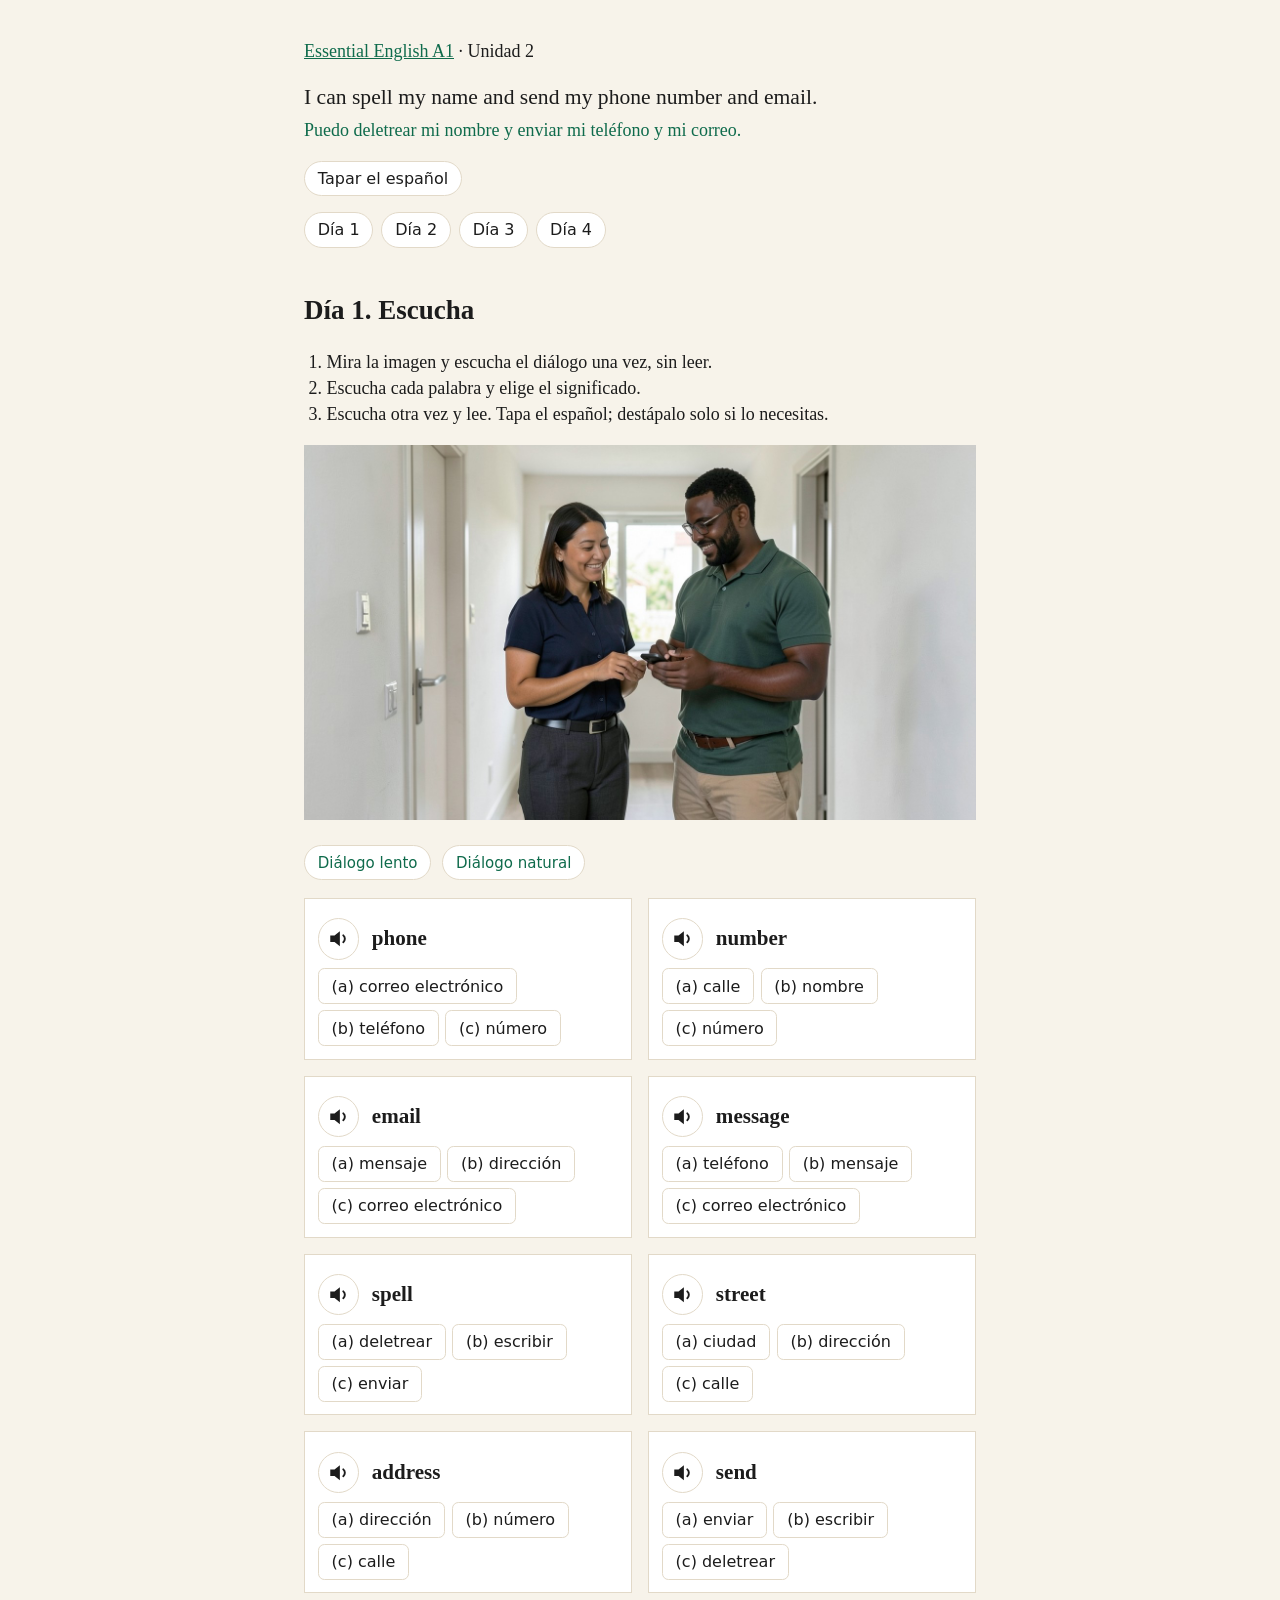
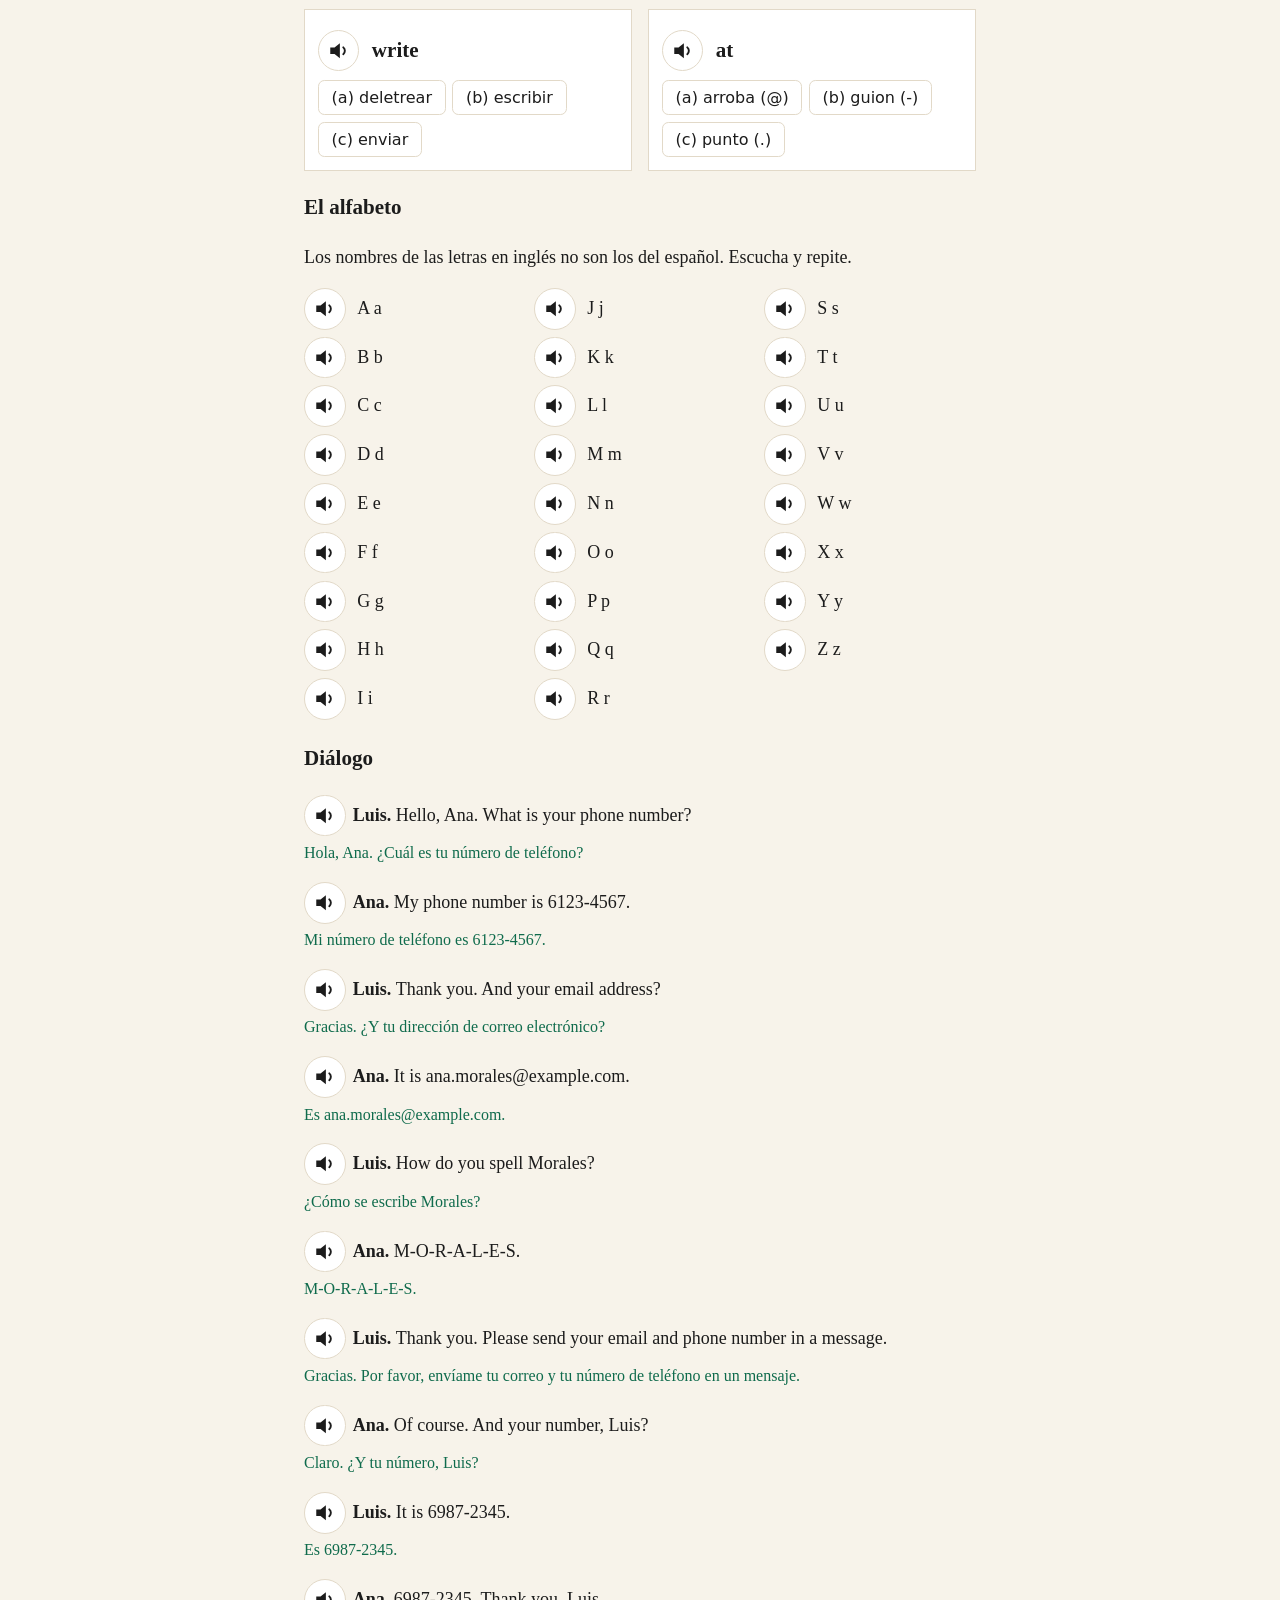
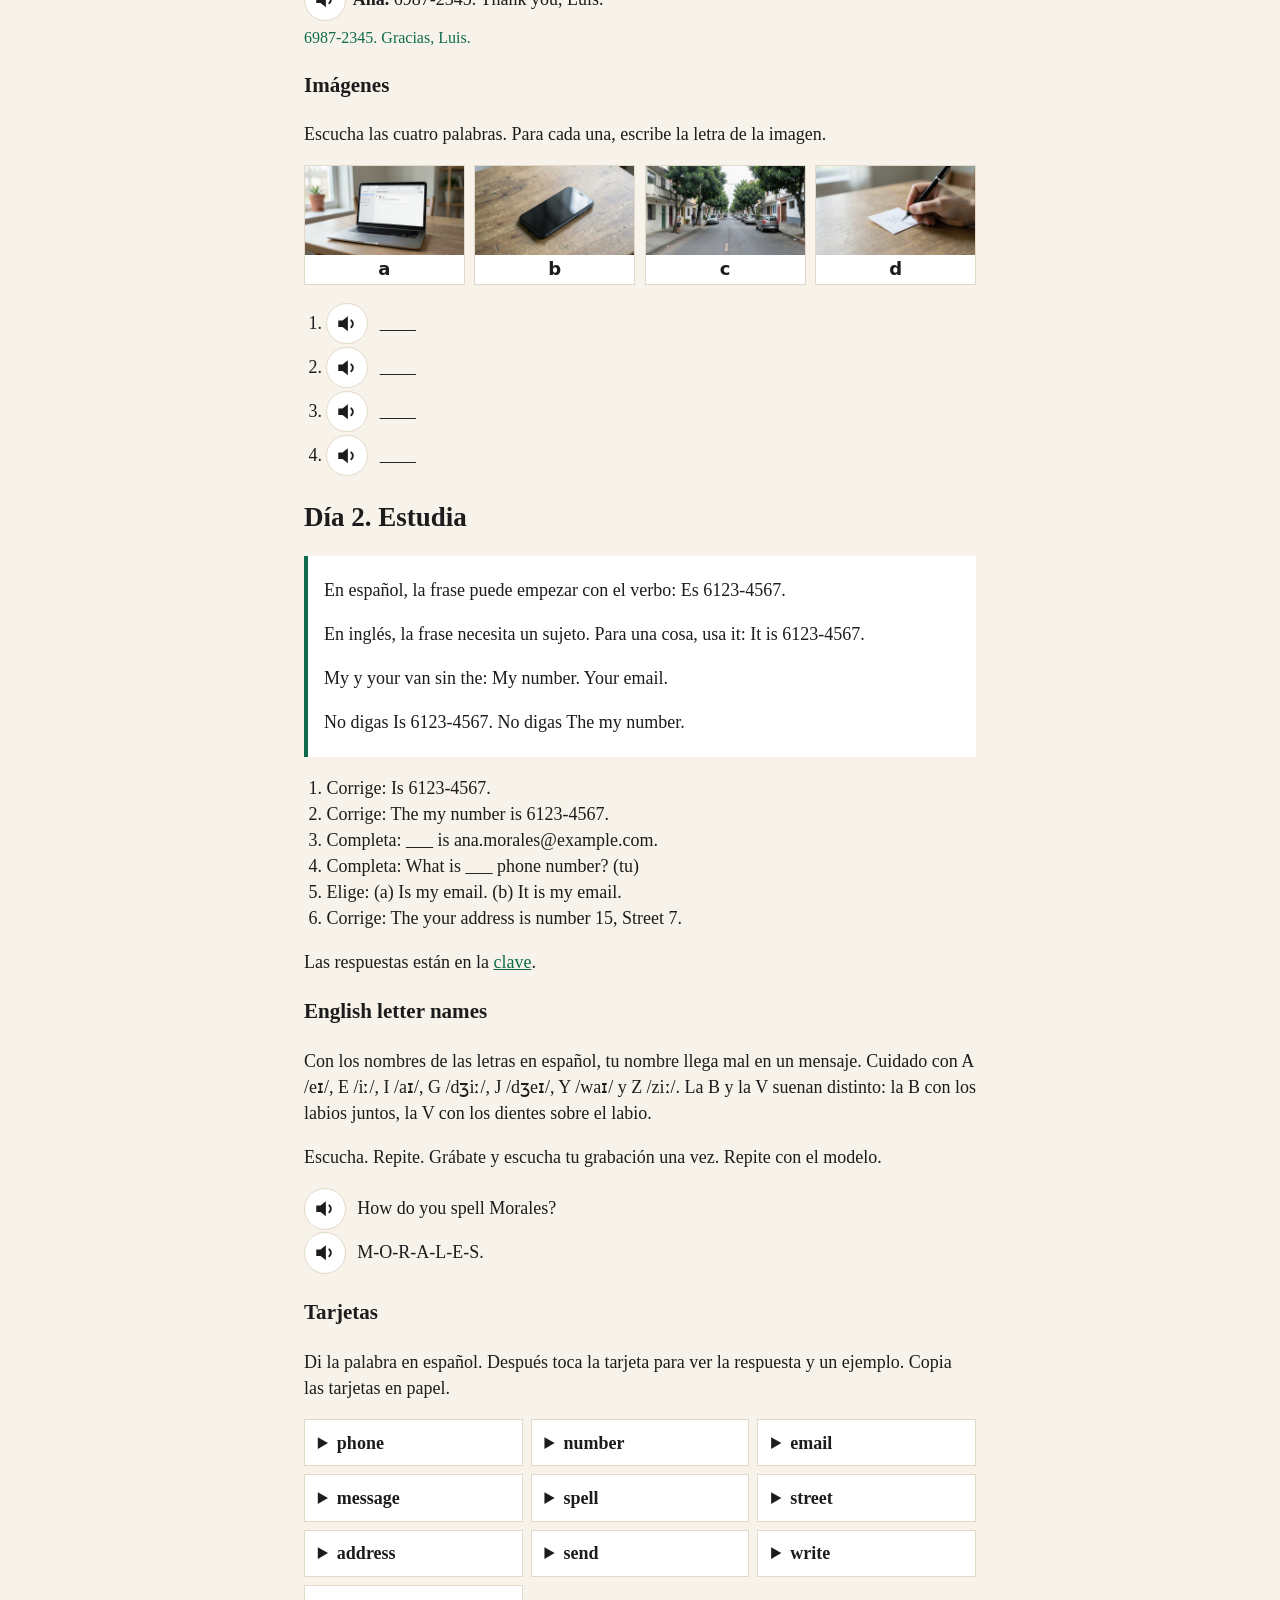
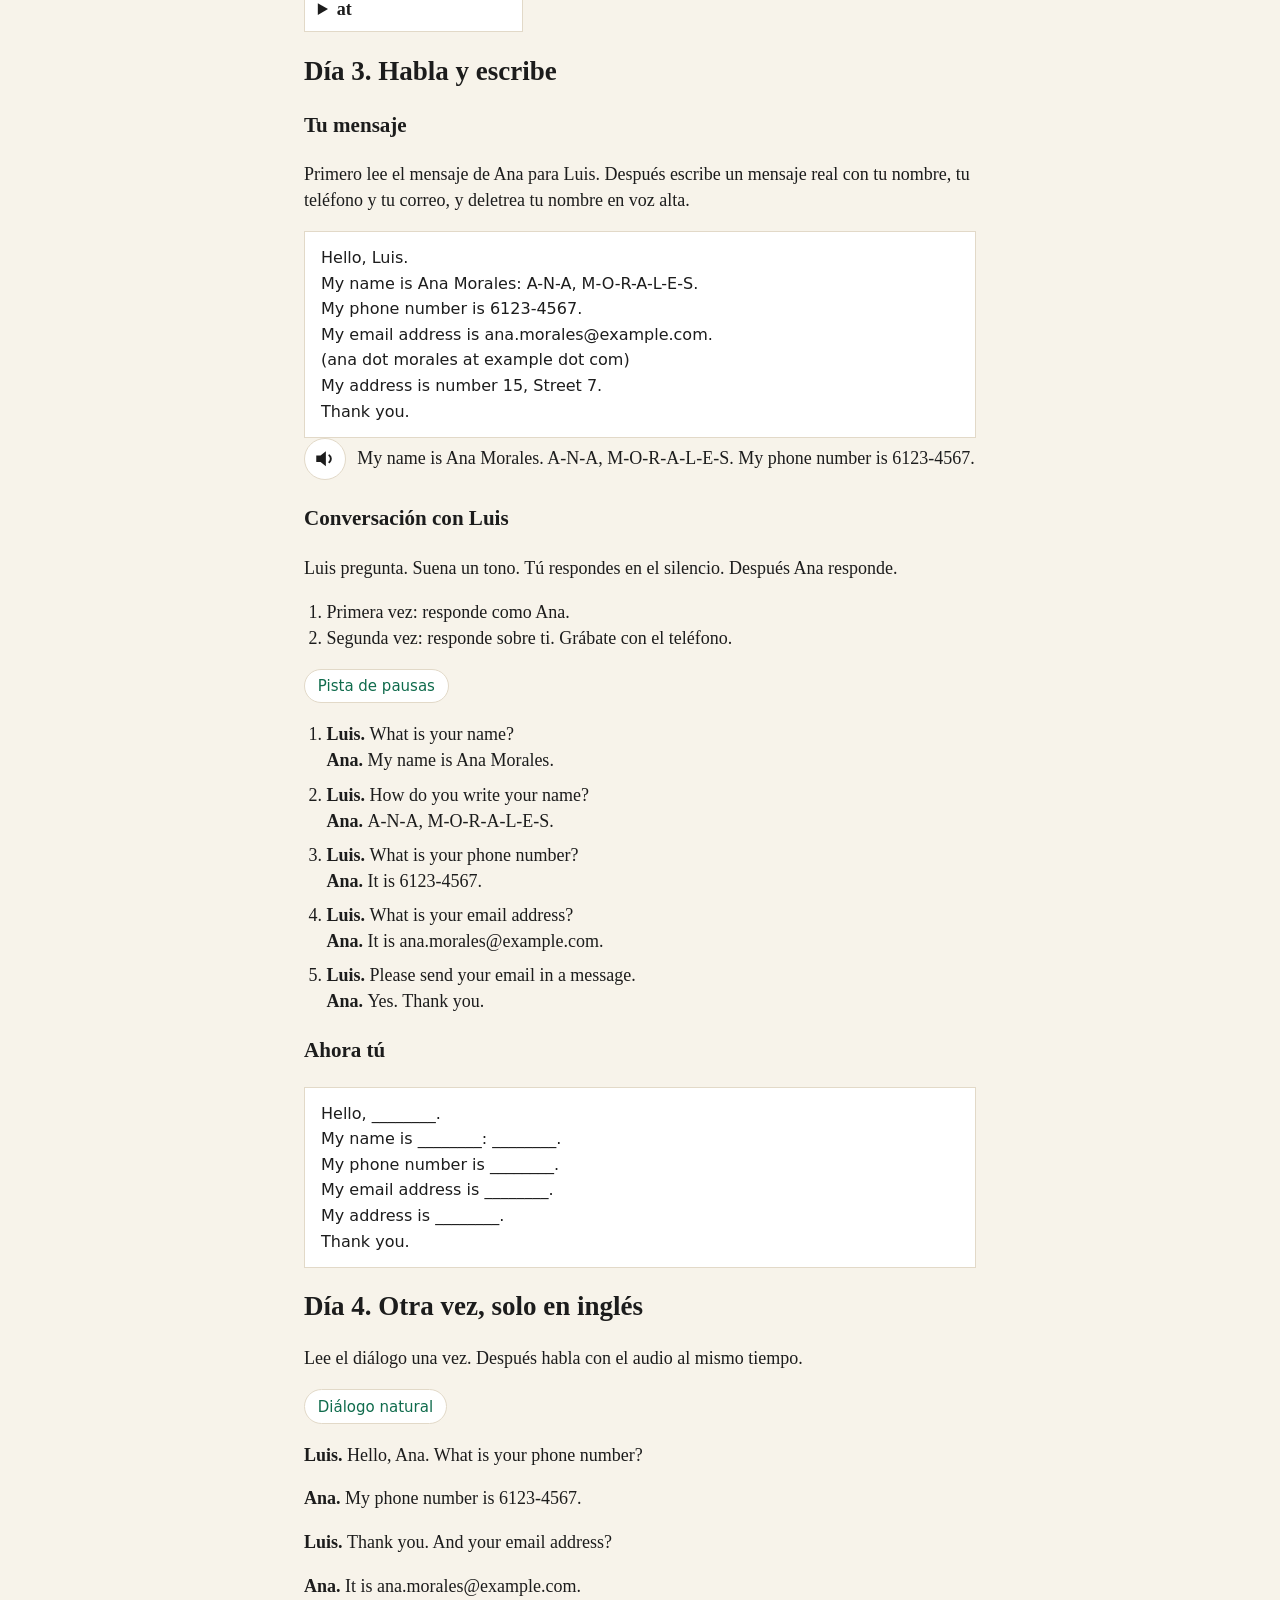
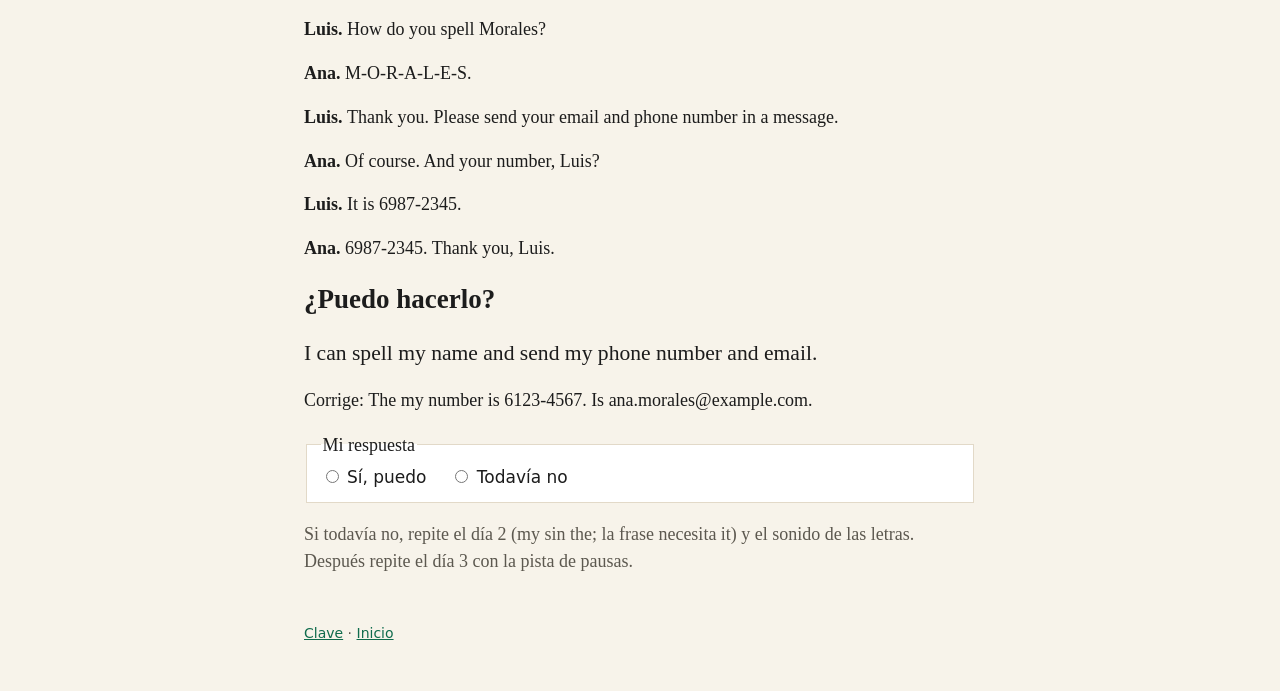
<file: u02.html>
<!DOCTYPE html>
<html lang="es">
<head>
<meta charset="utf-8">
<meta name="viewport" content="width=device-width, initial-scale=1">
<title>Unidad 2 — Essential English A1</title>
<link rel="stylesheet" href="reader.css">
</head>
<body>
<header>
<p><a href="index.html">Essential English A1</a> · Unidad 2</p>
<p class="cando"><span lang="en">I can spell my name and send my phone number and email.</span></p>
<p class="cando-es">Puedo deletrear mi nombre y enviar mi teléfono y mi correo.</p>
<button type="button" data-cover aria-pressed="false">Tapar el español</button>
<nav>
<a href="#dia1">Día 1</a>
<a href="#dia2">Día 2</a>
<a href="#dia3">Día 3</a>
<a href="#dia4">Día 4</a>
</nav>
</header>
<main>
<section id="dia1">
<h2>Día 1. Escucha</h2>
<ol class="steps">
<li>Mira la imagen y escucha el diálogo una vez, sin leer.</li>
<li>Escucha cada palabra y elige el significado.</li>
<li>Escucha otra vez y lee. Tapa el español; destápalo solo si lo necesitas.</li>
</ol>
<img class="scene" src="images/u02-scene.jpg" alt="">
<p><a class="play" href="audio/u02/U02-dialogue-slow.mp3">Diálogo lento</a>
<a class="play" href="audio/u02/U02-dialogue.mp3">Diálogo natural</a></p>
<div class='words'><article class='word'><h3><a class="play speaker" href="audio/u02/U02-phone.mp3" aria-label="Escuchar: phone"><svg class="speaker" viewBox="0 0 24 24" aria-hidden="true"><path fill="currentColor" d="M4 9v6h4l5 4V5L8 9H4z"/><path fill="none" stroke="currentColor" stroke-width="1.8" stroke-linecap="round" d="M16.2 8.8a4.2 4.2 0 0 1 0 6.4"/></svg></a> <span lang="en">phone</span></h3><div class='options'><button type="button" class="option" data-right="0">(a) correo electrónico</button><button type="button" class="option" data-right="1">(b) teléfono</button><button type="button" class="option" data-right="0">(c) número</button></div></article><article class='word'><h3><a class="play speaker" href="audio/u02/U02-number.mp3" aria-label="Escuchar: number"><svg class="speaker" viewBox="0 0 24 24" aria-hidden="true"><path fill="currentColor" d="M4 9v6h4l5 4V5L8 9H4z"/><path fill="none" stroke="currentColor" stroke-width="1.8" stroke-linecap="round" d="M16.2 8.8a4.2 4.2 0 0 1 0 6.4"/></svg></a> <span lang="en">number</span></h3><div class='options'><button type="button" class="option" data-right="0">(a) calle</button><button type="button" class="option" data-right="0">(b) nombre</button><button type="button" class="option" data-right="1">(c) número</button></div></article><article class='word'><h3><a class="play speaker" href="audio/u02/U02-email.mp3" aria-label="Escuchar: email"><svg class="speaker" viewBox="0 0 24 24" aria-hidden="true"><path fill="currentColor" d="M4 9v6h4l5 4V5L8 9H4z"/><path fill="none" stroke="currentColor" stroke-width="1.8" stroke-linecap="round" d="M16.2 8.8a4.2 4.2 0 0 1 0 6.4"/></svg></a> <span lang="en">email</span></h3><div class='options'><button type="button" class="option" data-right="0">(a) mensaje</button><button type="button" class="option" data-right="0">(b) dirección</button><button type="button" class="option" data-right="1">(c) correo electrónico</button></div></article><article class='word'><h3><a class="play speaker" href="audio/u02/U02-message.mp3" aria-label="Escuchar: message"><svg class="speaker" viewBox="0 0 24 24" aria-hidden="true"><path fill="currentColor" d="M4 9v6h4l5 4V5L8 9H4z"/><path fill="none" stroke="currentColor" stroke-width="1.8" stroke-linecap="round" d="M16.2 8.8a4.2 4.2 0 0 1 0 6.4"/></svg></a> <span lang="en">message</span></h3><div class='options'><button type="button" class="option" data-right="0">(a) teléfono</button><button type="button" class="option" data-right="1">(b) mensaje</button><button type="button" class="option" data-right="0">(c) correo electrónico</button></div></article><article class='word'><h3><a class="play speaker" href="audio/u02/U02-spell.mp3" aria-label="Escuchar: spell"><svg class="speaker" viewBox="0 0 24 24" aria-hidden="true"><path fill="currentColor" d="M4 9v6h4l5 4V5L8 9H4z"/><path fill="none" stroke="currentColor" stroke-width="1.8" stroke-linecap="round" d="M16.2 8.8a4.2 4.2 0 0 1 0 6.4"/></svg></a> <span lang="en">spell</span></h3><div class='options'><button type="button" class="option" data-right="1">(a) deletrear</button><button type="button" class="option" data-right="0">(b) escribir</button><button type="button" class="option" data-right="0">(c) enviar</button></div></article><article class='word'><h3><a class="play speaker" href="audio/u02/U02-street.mp3" aria-label="Escuchar: street"><svg class="speaker" viewBox="0 0 24 24" aria-hidden="true"><path fill="currentColor" d="M4 9v6h4l5 4V5L8 9H4z"/><path fill="none" stroke="currentColor" stroke-width="1.8" stroke-linecap="round" d="M16.2 8.8a4.2 4.2 0 0 1 0 6.4"/></svg></a> <span lang="en">street</span></h3><div class='options'><button type="button" class="option" data-right="0">(a) ciudad</button><button type="button" class="option" data-right="0">(b) dirección</button><button type="button" class="option" data-right="1">(c) calle</button></div></article><article class='word'><h3><a class="play speaker" href="audio/u02/U02-address.mp3" aria-label="Escuchar: address"><svg class="speaker" viewBox="0 0 24 24" aria-hidden="true"><path fill="currentColor" d="M4 9v6h4l5 4V5L8 9H4z"/><path fill="none" stroke="currentColor" stroke-width="1.8" stroke-linecap="round" d="M16.2 8.8a4.2 4.2 0 0 1 0 6.4"/></svg></a> <span lang="en">address</span></h3><div class='options'><button type="button" class="option" data-right="1">(a) dirección</button><button type="button" class="option" data-right="0">(b) número</button><button type="button" class="option" data-right="0">(c) calle</button></div></article><article class='word'><h3><a class="play speaker" href="audio/u02/U02-send.mp3" aria-label="Escuchar: send"><svg class="speaker" viewBox="0 0 24 24" aria-hidden="true"><path fill="currentColor" d="M4 9v6h4l5 4V5L8 9H4z"/><path fill="none" stroke="currentColor" stroke-width="1.8" stroke-linecap="round" d="M16.2 8.8a4.2 4.2 0 0 1 0 6.4"/></svg></a> <span lang="en">send</span></h3><div class='options'><button type="button" class="option" data-right="1">(a) enviar</button><button type="button" class="option" data-right="0">(b) escribir</button><button type="button" class="option" data-right="0">(c) deletrear</button></div></article><article class='word'><h3><a class="play speaker" href="audio/u02/U02-write.mp3" aria-label="Escuchar: write"><svg class="speaker" viewBox="0 0 24 24" aria-hidden="true"><path fill="currentColor" d="M4 9v6h4l5 4V5L8 9H4z"/><path fill="none" stroke="currentColor" stroke-width="1.8" stroke-linecap="round" d="M16.2 8.8a4.2 4.2 0 0 1 0 6.4"/></svg></a> <span lang="en">write</span></h3><div class='options'><button type="button" class="option" data-right="0">(a) deletrear</button><button type="button" class="option" data-right="1">(b) escribir</button><button type="button" class="option" data-right="0">(c) enviar</button></div></article><article class='word'><h3><a class="play speaker" href="audio/u02/U02-at.mp3" aria-label="Escuchar: at"><svg class="speaker" viewBox="0 0 24 24" aria-hidden="true"><path fill="currentColor" d="M4 9v6h4l5 4V5L8 9H4z"/><path fill="none" stroke="currentColor" stroke-width="1.8" stroke-linecap="round" d="M16.2 8.8a4.2 4.2 0 0 1 0 6.4"/></svg></a> <span lang="en">at</span></h3><div class='options'><button type="button" class="option" data-right="1">(a) arroba (@)</button><button type="button" class="option" data-right="0">(b) guion (-)</button><button type="button" class="option" data-right="0">(c) punto (.)</button></div></article></div>
<h3>El alfabeto</h3><p>Los nombres de las letras en inglés no son los del español. Escucha y repite.</p><ul class='closed'><li><a class="play speaker" href="audio/u02/U02-l-a.mp3" aria-label="Escuchar: A a"><svg class="speaker" viewBox="0 0 24 24" aria-hidden="true"><path fill="currentColor" d="M4 9v6h4l5 4V5L8 9H4z"/><path fill="none" stroke="currentColor" stroke-width="1.8" stroke-linecap="round" d="M16.2 8.8a4.2 4.2 0 0 1 0 6.4"/></svg></a> <span lang="en">A a</span></li><li><a class="play speaker" href="audio/u02/U02-l-b.mp3" aria-label="Escuchar: B b"><svg class="speaker" viewBox="0 0 24 24" aria-hidden="true"><path fill="currentColor" d="M4 9v6h4l5 4V5L8 9H4z"/><path fill="none" stroke="currentColor" stroke-width="1.8" stroke-linecap="round" d="M16.2 8.8a4.2 4.2 0 0 1 0 6.4"/></svg></a> <span lang="en">B b</span></li><li><a class="play speaker" href="audio/u02/U02-l-c.mp3" aria-label="Escuchar: C c"><svg class="speaker" viewBox="0 0 24 24" aria-hidden="true"><path fill="currentColor" d="M4 9v6h4l5 4V5L8 9H4z"/><path fill="none" stroke="currentColor" stroke-width="1.8" stroke-linecap="round" d="M16.2 8.8a4.2 4.2 0 0 1 0 6.4"/></svg></a> <span lang="en">C c</span></li><li><a class="play speaker" href="audio/u02/U02-l-d.mp3" aria-label="Escuchar: D d"><svg class="speaker" viewBox="0 0 24 24" aria-hidden="true"><path fill="currentColor" d="M4 9v6h4l5 4V5L8 9H4z"/><path fill="none" stroke="currentColor" stroke-width="1.8" stroke-linecap="round" d="M16.2 8.8a4.2 4.2 0 0 1 0 6.4"/></svg></a> <span lang="en">D d</span></li><li><a class="play speaker" href="audio/u02/U02-l-e.mp3" aria-label="Escuchar: E e"><svg class="speaker" viewBox="0 0 24 24" aria-hidden="true"><path fill="currentColor" d="M4 9v6h4l5 4V5L8 9H4z"/><path fill="none" stroke="currentColor" stroke-width="1.8" stroke-linecap="round" d="M16.2 8.8a4.2 4.2 0 0 1 0 6.4"/></svg></a> <span lang="en">E e</span></li><li><a class="play speaker" href="audio/u02/U02-l-f.mp3" aria-label="Escuchar: F f"><svg class="speaker" viewBox="0 0 24 24" aria-hidden="true"><path fill="currentColor" d="M4 9v6h4l5 4V5L8 9H4z"/><path fill="none" stroke="currentColor" stroke-width="1.8" stroke-linecap="round" d="M16.2 8.8a4.2 4.2 0 0 1 0 6.4"/></svg></a> <span lang="en">F f</span></li><li><a class="play speaker" href="audio/u02/U02-l-g.mp3" aria-label="Escuchar: G g"><svg class="speaker" viewBox="0 0 24 24" aria-hidden="true"><path fill="currentColor" d="M4 9v6h4l5 4V5L8 9H4z"/><path fill="none" stroke="currentColor" stroke-width="1.8" stroke-linecap="round" d="M16.2 8.8a4.2 4.2 0 0 1 0 6.4"/></svg></a> <span lang="en">G g</span></li><li><a class="play speaker" href="audio/u02/U02-l-h.mp3" aria-label="Escuchar: H h"><svg class="speaker" viewBox="0 0 24 24" aria-hidden="true"><path fill="currentColor" d="M4 9v6h4l5 4V5L8 9H4z"/><path fill="none" stroke="currentColor" stroke-width="1.8" stroke-linecap="round" d="M16.2 8.8a4.2 4.2 0 0 1 0 6.4"/></svg></a> <span lang="en">H h</span></li><li><a class="play speaker" href="audio/u02/U02-l-i.mp3" aria-label="Escuchar: I i"><svg class="speaker" viewBox="0 0 24 24" aria-hidden="true"><path fill="currentColor" d="M4 9v6h4l5 4V5L8 9H4z"/><path fill="none" stroke="currentColor" stroke-width="1.8" stroke-linecap="round" d="M16.2 8.8a4.2 4.2 0 0 1 0 6.4"/></svg></a> <span lang="en">I i</span></li><li><a class="play speaker" href="audio/u02/U02-l-j.mp3" aria-label="Escuchar: J j"><svg class="speaker" viewBox="0 0 24 24" aria-hidden="true"><path fill="currentColor" d="M4 9v6h4l5 4V5L8 9H4z"/><path fill="none" stroke="currentColor" stroke-width="1.8" stroke-linecap="round" d="M16.2 8.8a4.2 4.2 0 0 1 0 6.4"/></svg></a> <span lang="en">J j</span></li><li><a class="play speaker" href="audio/u02/U02-l-k.mp3" aria-label="Escuchar: K k"><svg class="speaker" viewBox="0 0 24 24" aria-hidden="true"><path fill="currentColor" d="M4 9v6h4l5 4V5L8 9H4z"/><path fill="none" stroke="currentColor" stroke-width="1.8" stroke-linecap="round" d="M16.2 8.8a4.2 4.2 0 0 1 0 6.4"/></svg></a> <span lang="en">K k</span></li><li><a class="play speaker" href="audio/u02/U02-l-l.mp3" aria-label="Escuchar: L l"><svg class="speaker" viewBox="0 0 24 24" aria-hidden="true"><path fill="currentColor" d="M4 9v6h4l5 4V5L8 9H4z"/><path fill="none" stroke="currentColor" stroke-width="1.8" stroke-linecap="round" d="M16.2 8.8a4.2 4.2 0 0 1 0 6.4"/></svg></a> <span lang="en">L l</span></li><li><a class="play speaker" href="audio/u02/U02-l-m.mp3" aria-label="Escuchar: M m"><svg class="speaker" viewBox="0 0 24 24" aria-hidden="true"><path fill="currentColor" d="M4 9v6h4l5 4V5L8 9H4z"/><path fill="none" stroke="currentColor" stroke-width="1.8" stroke-linecap="round" d="M16.2 8.8a4.2 4.2 0 0 1 0 6.4"/></svg></a> <span lang="en">M m</span></li><li><a class="play speaker" href="audio/u02/U02-l-n.mp3" aria-label="Escuchar: N n"><svg class="speaker" viewBox="0 0 24 24" aria-hidden="true"><path fill="currentColor" d="M4 9v6h4l5 4V5L8 9H4z"/><path fill="none" stroke="currentColor" stroke-width="1.8" stroke-linecap="round" d="M16.2 8.8a4.2 4.2 0 0 1 0 6.4"/></svg></a> <span lang="en">N n</span></li><li><a class="play speaker" href="audio/u02/U02-l-o.mp3" aria-label="Escuchar: O o"><svg class="speaker" viewBox="0 0 24 24" aria-hidden="true"><path fill="currentColor" d="M4 9v6h4l5 4V5L8 9H4z"/><path fill="none" stroke="currentColor" stroke-width="1.8" stroke-linecap="round" d="M16.2 8.8a4.2 4.2 0 0 1 0 6.4"/></svg></a> <span lang="en">O o</span></li><li><a class="play speaker" href="audio/u02/U02-l-p.mp3" aria-label="Escuchar: P p"><svg class="speaker" viewBox="0 0 24 24" aria-hidden="true"><path fill="currentColor" d="M4 9v6h4l5 4V5L8 9H4z"/><path fill="none" stroke="currentColor" stroke-width="1.8" stroke-linecap="round" d="M16.2 8.8a4.2 4.2 0 0 1 0 6.4"/></svg></a> <span lang="en">P p</span></li><li><a class="play speaker" href="audio/u02/U02-l-q.mp3" aria-label="Escuchar: Q q"><svg class="speaker" viewBox="0 0 24 24" aria-hidden="true"><path fill="currentColor" d="M4 9v6h4l5 4V5L8 9H4z"/><path fill="none" stroke="currentColor" stroke-width="1.8" stroke-linecap="round" d="M16.2 8.8a4.2 4.2 0 0 1 0 6.4"/></svg></a> <span lang="en">Q q</span></li><li><a class="play speaker" href="audio/u02/U02-l-r.mp3" aria-label="Escuchar: R r"><svg class="speaker" viewBox="0 0 24 24" aria-hidden="true"><path fill="currentColor" d="M4 9v6h4l5 4V5L8 9H4z"/><path fill="none" stroke="currentColor" stroke-width="1.8" stroke-linecap="round" d="M16.2 8.8a4.2 4.2 0 0 1 0 6.4"/></svg></a> <span lang="en">R r</span></li><li><a class="play speaker" href="audio/u02/U02-l-s.mp3" aria-label="Escuchar: S s"><svg class="speaker" viewBox="0 0 24 24" aria-hidden="true"><path fill="currentColor" d="M4 9v6h4l5 4V5L8 9H4z"/><path fill="none" stroke="currentColor" stroke-width="1.8" stroke-linecap="round" d="M16.2 8.8a4.2 4.2 0 0 1 0 6.4"/></svg></a> <span lang="en">S s</span></li><li><a class="play speaker" href="audio/u02/U02-l-t.mp3" aria-label="Escuchar: T t"><svg class="speaker" viewBox="0 0 24 24" aria-hidden="true"><path fill="currentColor" d="M4 9v6h4l5 4V5L8 9H4z"/><path fill="none" stroke="currentColor" stroke-width="1.8" stroke-linecap="round" d="M16.2 8.8a4.2 4.2 0 0 1 0 6.4"/></svg></a> <span lang="en">T t</span></li><li><a class="play speaker" href="audio/u02/U02-l-u.mp3" aria-label="Escuchar: U u"><svg class="speaker" viewBox="0 0 24 24" aria-hidden="true"><path fill="currentColor" d="M4 9v6h4l5 4V5L8 9H4z"/><path fill="none" stroke="currentColor" stroke-width="1.8" stroke-linecap="round" d="M16.2 8.8a4.2 4.2 0 0 1 0 6.4"/></svg></a> <span lang="en">U u</span></li><li><a class="play speaker" href="audio/u02/U02-l-v.mp3" aria-label="Escuchar: V v"><svg class="speaker" viewBox="0 0 24 24" aria-hidden="true"><path fill="currentColor" d="M4 9v6h4l5 4V5L8 9H4z"/><path fill="none" stroke="currentColor" stroke-width="1.8" stroke-linecap="round" d="M16.2 8.8a4.2 4.2 0 0 1 0 6.4"/></svg></a> <span lang="en">V v</span></li><li><a class="play speaker" href="audio/u02/U02-l-w.mp3" aria-label="Escuchar: W w"><svg class="speaker" viewBox="0 0 24 24" aria-hidden="true"><path fill="currentColor" d="M4 9v6h4l5 4V5L8 9H4z"/><path fill="none" stroke="currentColor" stroke-width="1.8" stroke-linecap="round" d="M16.2 8.8a4.2 4.2 0 0 1 0 6.4"/></svg></a> <span lang="en">W w</span></li><li><a class="play speaker" href="audio/u02/U02-l-x.mp3" aria-label="Escuchar: X x"><svg class="speaker" viewBox="0 0 24 24" aria-hidden="true"><path fill="currentColor" d="M4 9v6h4l5 4V5L8 9H4z"/><path fill="none" stroke="currentColor" stroke-width="1.8" stroke-linecap="round" d="M16.2 8.8a4.2 4.2 0 0 1 0 6.4"/></svg></a> <span lang="en">X x</span></li><li><a class="play speaker" href="audio/u02/U02-l-y.mp3" aria-label="Escuchar: Y y"><svg class="speaker" viewBox="0 0 24 24" aria-hidden="true"><path fill="currentColor" d="M4 9v6h4l5 4V5L8 9H4z"/><path fill="none" stroke="currentColor" stroke-width="1.8" stroke-linecap="round" d="M16.2 8.8a4.2 4.2 0 0 1 0 6.4"/></svg></a> <span lang="en">Y y</span></li><li><a class="play speaker" href="audio/u02/U02-l-z.mp3" aria-label="Escuchar: Z z"><svg class="speaker" viewBox="0 0 24 24" aria-hidden="true"><path fill="currentColor" d="M4 9v6h4l5 4V5L8 9H4z"/><path fill="none" stroke="currentColor" stroke-width="1.8" stroke-linecap="round" d="M16.2 8.8a4.2 4.2 0 0 1 0 6.4"/></svg></a> <span lang="en">Z z</span></li></ul>
<h3>Diálogo</h3>
<div class='line'><p class='en'><a class="play speaker" href="audio/u02/U02-d01.mp3" aria-label="Escuchar: Hello, Ana. What is your phone number?"><svg class="speaker" viewBox="0 0 24 24" aria-hidden="true"><path fill="currentColor" d="M4 9v6h4l5 4V5L8 9H4z"/><path fill="none" stroke="currentColor" stroke-width="1.8" stroke-linecap="round" d="M16.2 8.8a4.2 4.2 0 0 1 0 6.4"/></svg></a><strong>Luis.</strong> <span lang="en">Hello, Ana. What is your phone number?</span></p><p class='gloss'>Hola, Ana. ¿Cuál es tu número de teléfono?</p></div><div class='line'><p class='en'><a class="play speaker" href="audio/u02/U02-d02.mp3" aria-label="Escuchar: My phone number is 6123-4567."><svg class="speaker" viewBox="0 0 24 24" aria-hidden="true"><path fill="currentColor" d="M4 9v6h4l5 4V5L8 9H4z"/><path fill="none" stroke="currentColor" stroke-width="1.8" stroke-linecap="round" d="M16.2 8.8a4.2 4.2 0 0 1 0 6.4"/></svg></a><strong>Ana.</strong> <span lang="en">My phone number is 6123-4567.</span></p><p class='gloss'>Mi número de teléfono es 6123-4567.</p></div><div class='line'><p class='en'><a class="play speaker" href="audio/u02/U02-d03.mp3" aria-label="Escuchar: Thank you. And your email address?"><svg class="speaker" viewBox="0 0 24 24" aria-hidden="true"><path fill="currentColor" d="M4 9v6h4l5 4V5L8 9H4z"/><path fill="none" stroke="currentColor" stroke-width="1.8" stroke-linecap="round" d="M16.2 8.8a4.2 4.2 0 0 1 0 6.4"/></svg></a><strong>Luis.</strong> <span lang="en">Thank you. And your email address?</span></p><p class='gloss'>Gracias. ¿Y tu dirección de correo electrónico?</p></div><div class='line'><p class='en'><a class="play speaker" href="audio/u02/U02-d04.mp3" aria-label="Escuchar: It is ana.morales@example.com."><svg class="speaker" viewBox="0 0 24 24" aria-hidden="true"><path fill="currentColor" d="M4 9v6h4l5 4V5L8 9H4z"/><path fill="none" stroke="currentColor" stroke-width="1.8" stroke-linecap="round" d="M16.2 8.8a4.2 4.2 0 0 1 0 6.4"/></svg></a><strong>Ana.</strong> <span lang="en">It is ana.morales@example.com.</span></p><p class='gloss'>Es ana.morales@example.com.</p></div><div class='line'><p class='en'><a class="play speaker" href="audio/u02/U02-d05.mp3" aria-label="Escuchar: How do you spell Morales?"><svg class="speaker" viewBox="0 0 24 24" aria-hidden="true"><path fill="currentColor" d="M4 9v6h4l5 4V5L8 9H4z"/><path fill="none" stroke="currentColor" stroke-width="1.8" stroke-linecap="round" d="M16.2 8.8a4.2 4.2 0 0 1 0 6.4"/></svg></a><strong>Luis.</strong> <span lang="en">How do you spell Morales?</span></p><p class='gloss'>¿Cómo se escribe Morales?</p></div><div class='line'><p class='en'><a class="play speaker" href="audio/u02/U02-d06.mp3" aria-label="Escuchar: M-O-R-A-L-E-S."><svg class="speaker" viewBox="0 0 24 24" aria-hidden="true"><path fill="currentColor" d="M4 9v6h4l5 4V5L8 9H4z"/><path fill="none" stroke="currentColor" stroke-width="1.8" stroke-linecap="round" d="M16.2 8.8a4.2 4.2 0 0 1 0 6.4"/></svg></a><strong>Ana.</strong> <span lang="en">M-O-R-A-L-E-S.</span></p><p class='gloss'>M-O-R-A-L-E-S.</p></div><div class='line'><p class='en'><a class="play speaker" href="audio/u02/U02-d07.mp3" aria-label="Escuchar: Thank you. Please send your email and phone number in a message."><svg class="speaker" viewBox="0 0 24 24" aria-hidden="true"><path fill="currentColor" d="M4 9v6h4l5 4V5L8 9H4z"/><path fill="none" stroke="currentColor" stroke-width="1.8" stroke-linecap="round" d="M16.2 8.8a4.2 4.2 0 0 1 0 6.4"/></svg></a><strong>Luis.</strong> <span lang="en">Thank you. Please send your email and phone number in a message.</span></p><p class='gloss'>Gracias. Por favor, envíame tu correo y tu número de teléfono en un mensaje.</p></div><div class='line'><p class='en'><a class="play speaker" href="audio/u02/U02-d08.mp3" aria-label="Escuchar: Of course. And your number, Luis?"><svg class="speaker" viewBox="0 0 24 24" aria-hidden="true"><path fill="currentColor" d="M4 9v6h4l5 4V5L8 9H4z"/><path fill="none" stroke="currentColor" stroke-width="1.8" stroke-linecap="round" d="M16.2 8.8a4.2 4.2 0 0 1 0 6.4"/></svg></a><strong>Ana.</strong> <span lang="en">Of course. And your number, Luis?</span></p><p class='gloss'>Claro. ¿Y tu número, Luis?</p></div><div class='line'><p class='en'><a class="play speaker" href="audio/u02/U02-d09.mp3" aria-label="Escuchar: It is 6987-2345."><svg class="speaker" viewBox="0 0 24 24" aria-hidden="true"><path fill="currentColor" d="M4 9v6h4l5 4V5L8 9H4z"/><path fill="none" stroke="currentColor" stroke-width="1.8" stroke-linecap="round" d="M16.2 8.8a4.2 4.2 0 0 1 0 6.4"/></svg></a><strong>Luis.</strong> <span lang="en">It is 6987-2345.</span></p><p class='gloss'>Es 6987-2345.</p></div><div class='line'><p class='en'><a class="play speaker" href="audio/u02/U02-d10.mp3" aria-label="Escuchar: 6987-2345. Thank you, Luis."><svg class="speaker" viewBox="0 0 24 24" aria-hidden="true"><path fill="currentColor" d="M4 9v6h4l5 4V5L8 9H4z"/><path fill="none" stroke="currentColor" stroke-width="1.8" stroke-linecap="round" d="M16.2 8.8a4.2 4.2 0 0 1 0 6.4"/></svg></a><strong>Ana.</strong> <span lang="en">6987-2345. Thank you, Luis.</span></p><p class='gloss'>6987-2345. Gracias, Luis.</p></div>
<h3>Imágenes</h3><p>Escucha las cuatro palabras. Para cada una, escribe la letra de la imagen.</p><div class='pictures'><figure><img src='images/u02-email.jpg' alt=''><figcaption>a</figcaption></figure><figure><img src='images/u02-phone.jpg' alt=''><figcaption>b</figcaption></figure><figure><img src='images/u02-street.jpg' alt=''><figcaption>c</figcaption></figure><figure><img src='images/u02-write.jpg' alt=''><figcaption>d</figcaption></figure></div><ol class='task'><li><a class="play speaker" href="audio/u02/U02-email.mp3" aria-label="Escuchar: palabra 1"><svg class="speaker" viewBox="0 0 24 24" aria-hidden="true"><path fill="currentColor" d="M4 9v6h4l5 4V5L8 9H4z"/><path fill="none" stroke="currentColor" stroke-width="1.8" stroke-linecap="round" d="M16.2 8.8a4.2 4.2 0 0 1 0 6.4"/></svg></a> ____</li><li><a class="play speaker" href="audio/u02/U02-write.mp3" aria-label="Escuchar: palabra 2"><svg class="speaker" viewBox="0 0 24 24" aria-hidden="true"><path fill="currentColor" d="M4 9v6h4l5 4V5L8 9H4z"/><path fill="none" stroke="currentColor" stroke-width="1.8" stroke-linecap="round" d="M16.2 8.8a4.2 4.2 0 0 1 0 6.4"/></svg></a> ____</li><li><a class="play speaker" href="audio/u02/U02-phone.mp3" aria-label="Escuchar: palabra 3"><svg class="speaker" viewBox="0 0 24 24" aria-hidden="true"><path fill="currentColor" d="M4 9v6h4l5 4V5L8 9H4z"/><path fill="none" stroke="currentColor" stroke-width="1.8" stroke-linecap="round" d="M16.2 8.8a4.2 4.2 0 0 1 0 6.4"/></svg></a> ____</li><li><a class="play speaker" href="audio/u02/U02-street.mp3" aria-label="Escuchar: palabra 4"><svg class="speaker" viewBox="0 0 24 24" aria-hidden="true"><path fill="currentColor" d="M4 9v6h4l5 4V5L8 9H4z"/><path fill="none" stroke="currentColor" stroke-width="1.8" stroke-linecap="round" d="M16.2 8.8a4.2 4.2 0 0 1 0 6.4"/></svg></a> ____</li></ol>
</section>
<section id="dia2">
<h2>Día 2. Estudia</h2>
<div class="box"><p>En español, la frase puede empezar con el verbo: Es 6123-4567.</p><p>En inglés, la frase necesita un sujeto. Para una cosa, usa it: It is 6123-4567.</p><p>My y your van sin the: My number. Your email.</p><p>No digas Is 6123-4567. No digas The my number.</p></div>
<ol class="practice"><li>Corrige: Is 6123-4567.</li><li>Corrige: The my number is 6123-4567.</li><li>Completa: ___ is ana.morales@example.com.</li><li>Completa: What is ___ phone number? (tu)</li><li>Elige: (a) Is my email. (b) It is my email.</li><li>Corrige: The your address is number 15, Street 7.</li></ol>
<p>Las respuestas están en la <a href="key.html#u02">clave</a>.</p>

<h3 lang="en">English letter names</h3>
<p>Con los nombres de las letras en español, tu nombre llega mal en un mensaje. Cuidado con A /eɪ/, E /iː/, I /aɪ/, G /dʒiː/, J /dʒeɪ/, Y /waɪ/ y Z /ziː/. La B y la V suenan distinto: la B con los labios juntos, la V con los dientes sobre el labio.</p>
<p>Escucha. Repite. Grábate y escucha tu grabación una vez. Repite con el modelo.</p>
<p class='en'><a class="play speaker" href="audio/u02/U02-sound-spell.mp3" aria-label="Escuchar: How do you spell Morales?"><svg class="speaker" viewBox="0 0 24 24" aria-hidden="true"><path fill="currentColor" d="M4 9v6h4l5 4V5L8 9H4z"/><path fill="none" stroke="currentColor" stroke-width="1.8" stroke-linecap="round" d="M16.2 8.8a4.2 4.2 0 0 1 0 6.4"/></svg></a> <span lang="en">How do you spell Morales?</span></p><p class='en'><a class="play speaker" href="audio/u02/U02-sound-letters.mp3" aria-label="Escuchar: M-O-R-A-L-E-S."><svg class="speaker" viewBox="0 0 24 24" aria-hidden="true"><path fill="currentColor" d="M4 9v6h4l5 4V5L8 9H4z"/><path fill="none" stroke="currentColor" stroke-width="1.8" stroke-linecap="round" d="M16.2 8.8a4.2 4.2 0 0 1 0 6.4"/></svg></a> <span lang="en">M-O-R-A-L-E-S.</span></p>
<h3>Tarjetas</h3><p>Di la palabra en español. Después toca la tarjeta para ver la respuesta y un ejemplo. Copia las tarjetas en papel.</p><div class='cards'><details class='flash'><summary><span lang="en">phone</span></summary><p>teléfono</p><p><span lang="en">What is your phone number?</span></p></details><details class='flash'><summary><span lang="en">number</span></summary><p>número</p><p><span lang="en">My phone number is 6123-4567.</span></p></details><details class='flash'><summary><span lang="en">email</span></summary><p>correo electrónico</p><p><span lang="en">Please send your email and phone number in a message.</span></p></details><details class='flash'><summary><span lang="en">message</span></summary><p>mensaje</p><p><span lang="en">Please send your email and phone number in a message.</span></p></details><details class='flash'><summary><span lang="en">spell</span></summary><p>deletrear</p><p><span lang="en">How do you spell Morales?</span></p></details><details class='flash'><summary><span lang="en">street</span></summary><p>calle</p><p><span lang="en">My address is number 15, Street 7.</span></p></details><details class='flash'><summary><span lang="en">address</span></summary><p>dirección</p><p><span lang="en">And your email address?</span></p></details><details class='flash'><summary><span lang="en">send</span></summary><p>enviar</p><p><span lang="en">Please send your email and phone number in a message.</span></p></details><details class='flash'><summary><span lang="en">write</span></summary><p>escribir</p><p><span lang="en">How do you write your name?</span></p></details><details class='flash'><summary><span lang="en">at</span></summary><p>arroba (@)</p><p><span lang="en">(ana dot morales at example dot com)</span></p></details></div>
</section>
<section id="dia3">
<h2>Día 3. Habla y escribe</h2>
<h3>Tu mensaje</h3>
<p>Primero lee el mensaje de Ana para Luis. Después escribe un mensaje real con tu nombre, tu teléfono y tu correo, y deletrea tu nombre en voz alta.</p>
<div class="card"><div><span lang="en">Hello, Luis.</span></div><div><span lang="en">My name is Ana Morales: A-N-A, M-O-R-A-L-E-S.</span></div><div><span lang="en">My phone number is 6123-4567.</span></div><div><span lang="en">My email address is ana.morales@example.com.</span></div><div><span lang="en">(ana dot morales at example dot com)</span></div><div><span lang="en">My address is number 15, Street 7.</span></div><div><span lang="en">Thank you.</span></div></div>
<p class="en"><a class="play speaker" href="audio/u02/U02-model.mp3" aria-label="Escuchar: My name is Ana Morales. A-N-A, M-O-R-A-L-E-S. My phone number is 6123-4567."><svg class="speaker" viewBox="0 0 24 24" aria-hidden="true"><path fill="currentColor" d="M4 9v6h4l5 4V5L8 9H4z"/><path fill="none" stroke="currentColor" stroke-width="1.8" stroke-linecap="round" d="M16.2 8.8a4.2 4.2 0 0 1 0 6.4"/></svg></a> <span lang="en">My name is Ana Morales. A-N-A, M-O-R-A-L-E-S. My phone number is 6123-4567.</span></p>
<h3>Conversación con Luis</h3>
<p>Luis pregunta. Suena un tono. Tú respondes en el silencio. Después Ana responde.</p>
<ol class="steps"><li>Primera vez: responde como Ana.</li><li>Segunda vez: responde sobre ti. Grábate con el teléfono.</li></ol>
<p><a class="play" href="audio/u02/U02-pause.mp3">Pista de pausas</a></p>
<ol class="pairs"><li><strong>Luis.</strong> <span lang="en">What is your name?</span><br><strong>Ana.</strong> <span lang="en">My name is Ana Morales.</span></li><li><strong>Luis.</strong> <span lang="en">How do you write your name?</span><br><strong>Ana.</strong> <span lang="en">A-N-A, M-O-R-A-L-E-S.</span></li><li><strong>Luis.</strong> <span lang="en">What is your phone number?</span><br><strong>Ana.</strong> <span lang="en">It is 6123-4567.</span></li><li><strong>Luis.</strong> <span lang="en">What is your email address?</span><br><strong>Ana.</strong> <span lang="en">It is ana.morales@example.com.</span></li><li><strong>Luis.</strong> <span lang="en">Please send your email in a message.</span><br><strong>Ana.</strong> <span lang="en">Yes. Thank you.</span></li></ol>
<h3>Ahora tú</h3>
<div class="card"><div><span lang="en">Hello, ________.</span></div><div><span lang="en">My name is ________: ________.</span></div><div><span lang="en">My phone number is ________.</span></div><div><span lang="en">My email address is ________.</span></div><div><span lang="en">My address is ________.</span></div><div><span lang="en">Thank you.</span></div></div>
</section>
<section id="dia4">
<h2>Día 4. Otra vez, solo en inglés</h2>
<p>Lee el diálogo una vez. Después habla con el audio al mismo tiempo.</p>
<p><a class="play" href="audio/u02/U02-dialogue.mp3">Diálogo natural</a></p>
<div class='line'><p class='en'><strong>Luis.</strong> <span lang="en">Hello, Ana. What is your phone number?</span></p></div><div class='line'><p class='en'><strong>Ana.</strong> <span lang="en">My phone number is 6123-4567.</span></p></div><div class='line'><p class='en'><strong>Luis.</strong> <span lang="en">Thank you. And your email address?</span></p></div><div class='line'><p class='en'><strong>Ana.</strong> <span lang="en">It is ana.morales@example.com.</span></p></div><div class='line'><p class='en'><strong>Luis.</strong> <span lang="en">How do you spell Morales?</span></p></div><div class='line'><p class='en'><strong>Ana.</strong> <span lang="en">M-O-R-A-L-E-S.</span></p></div><div class='line'><p class='en'><strong>Luis.</strong> <span lang="en">Thank you. Please send your email and phone number in a message.</span></p></div><div class='line'><p class='en'><strong>Ana.</strong> <span lang="en">Of course. And your number, Luis?</span></p></div><div class='line'><p class='en'><strong>Luis.</strong> <span lang="en">It is 6987-2345.</span></p></div><div class='line'><p class='en'><strong>Ana.</strong> <span lang="en">6987-2345. Thank you, Luis.</span></p></div>

<h2>¿Puedo hacerlo?</h2>
<p class="cando"><span lang="en">I can spell my name and send my phone number and email.</span></p>
<p>Corrige: The my number is 6123-4567. Is ana.morales@example.com.</p>
<fieldset class="selfcheck" data-store="check-u02">
<legend>Mi respuesta</legend>
<label><input type="radio" name="check-u02" value="si"> Sí, puedo</label>
<label><input type="radio" name="check-u02" value="no"> Todavía no</label>
</fieldset>
<p class="repeat">Si todavía no, repite el día 2 (my sin the; la frase necesita it) y el sonido de las letras. Después repite el día 3 con la pista de pausas.</p>
</section>
</main>
<footer><a href="key.html">Clave</a> · <a href="index.html">Inicio</a></footer>
<script src="app.js"></script>
</body>
</html>
</file>
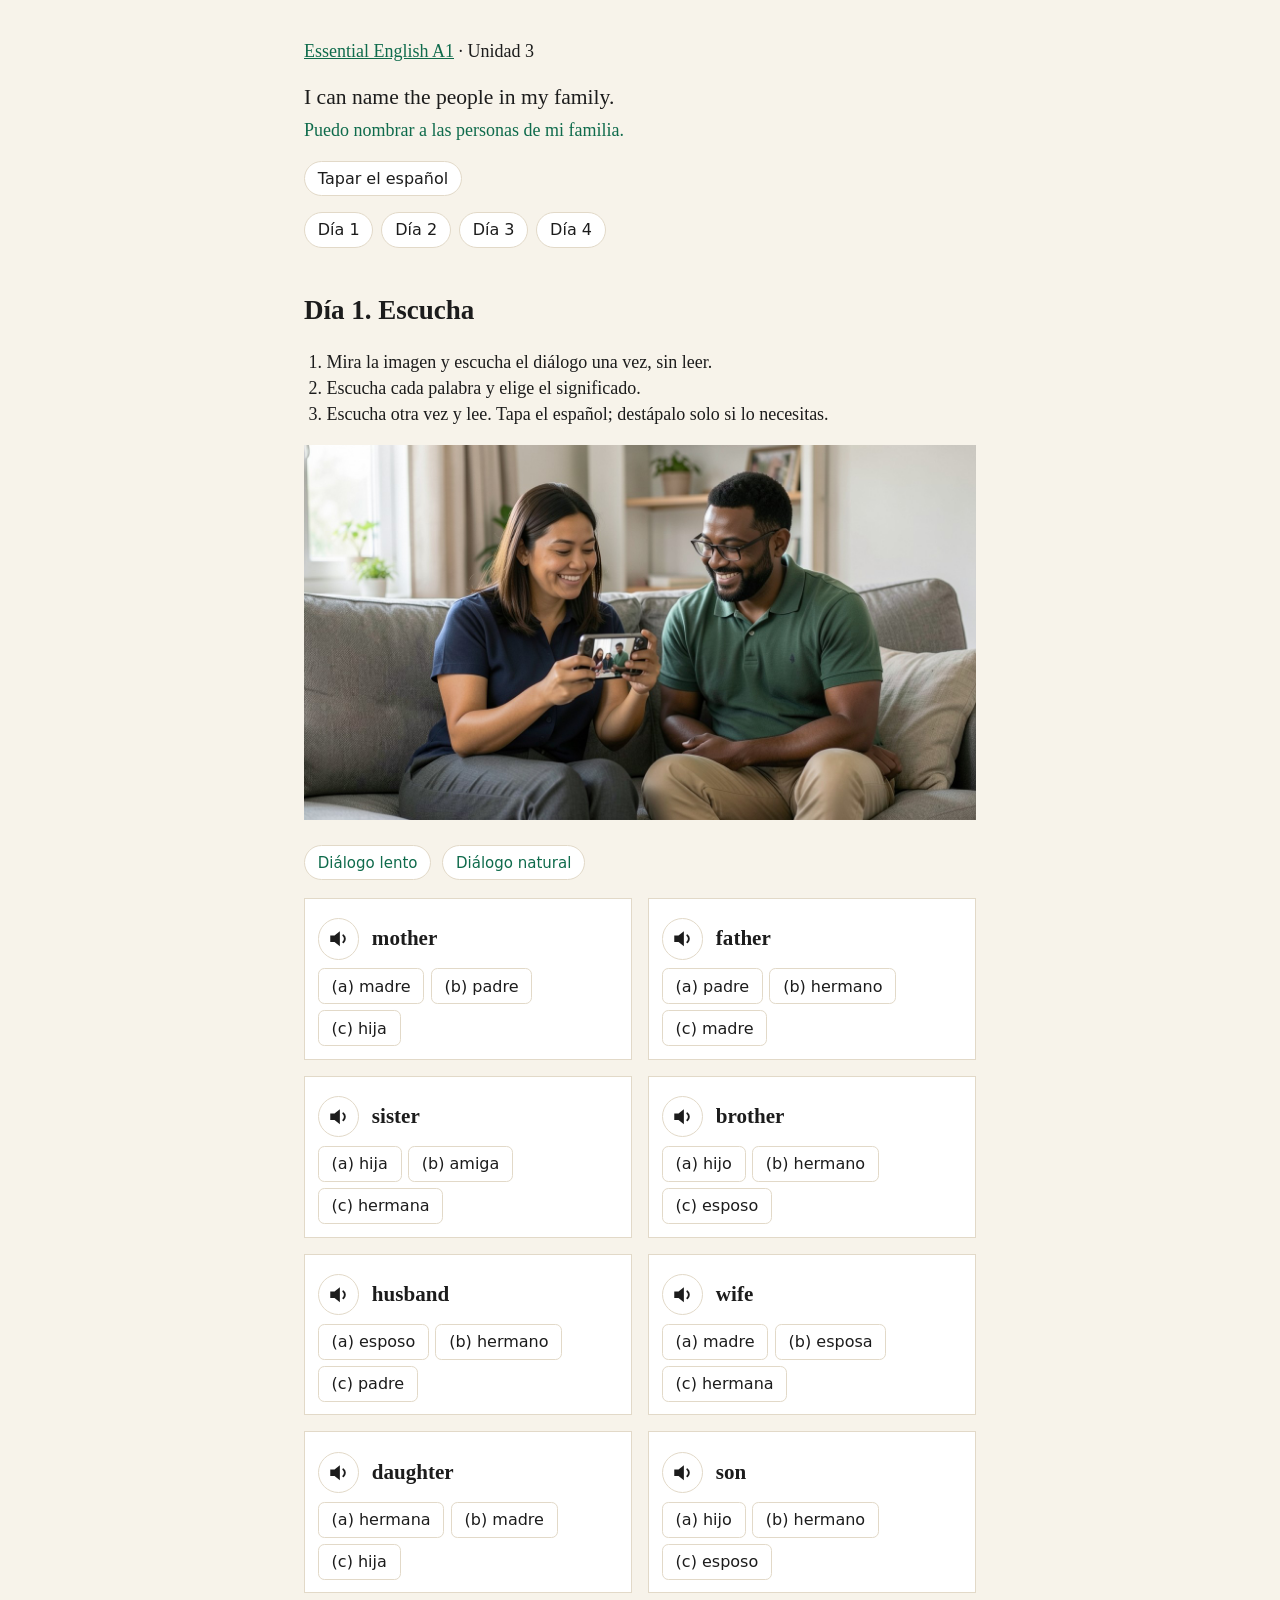
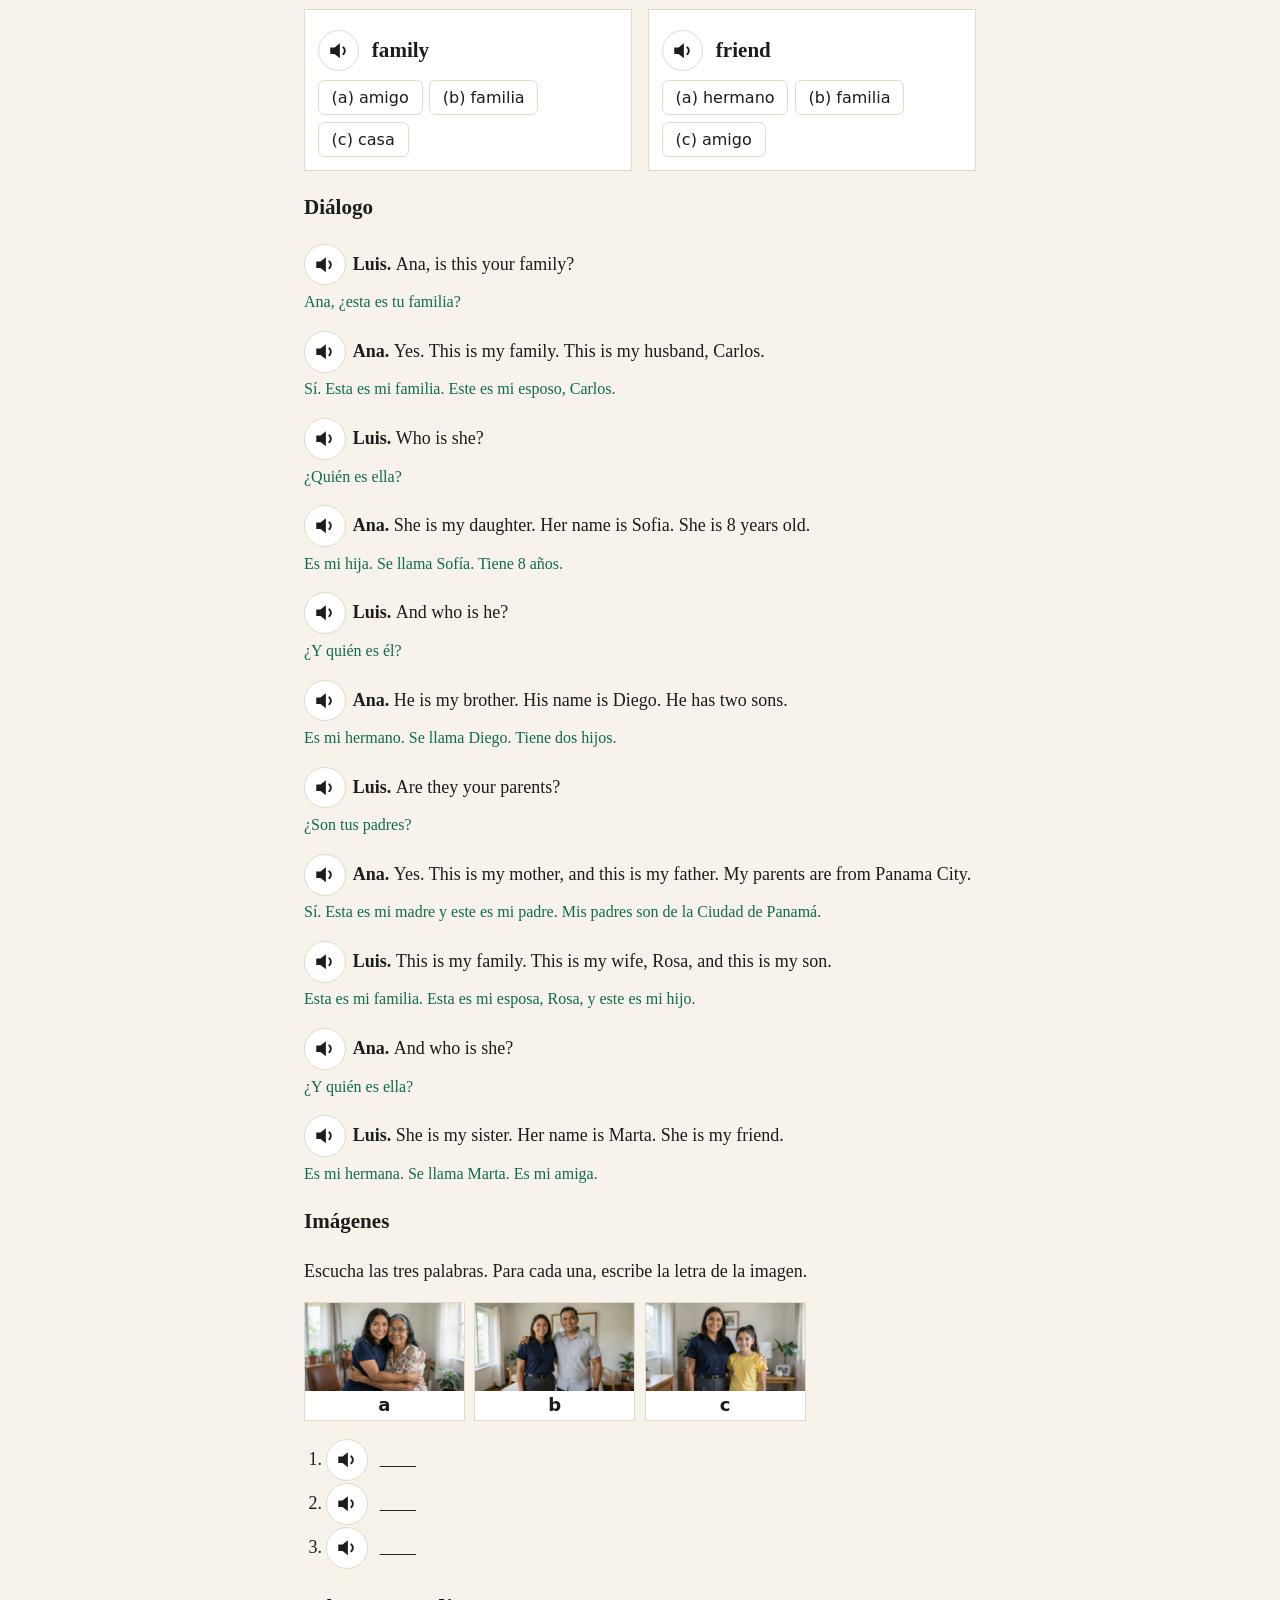
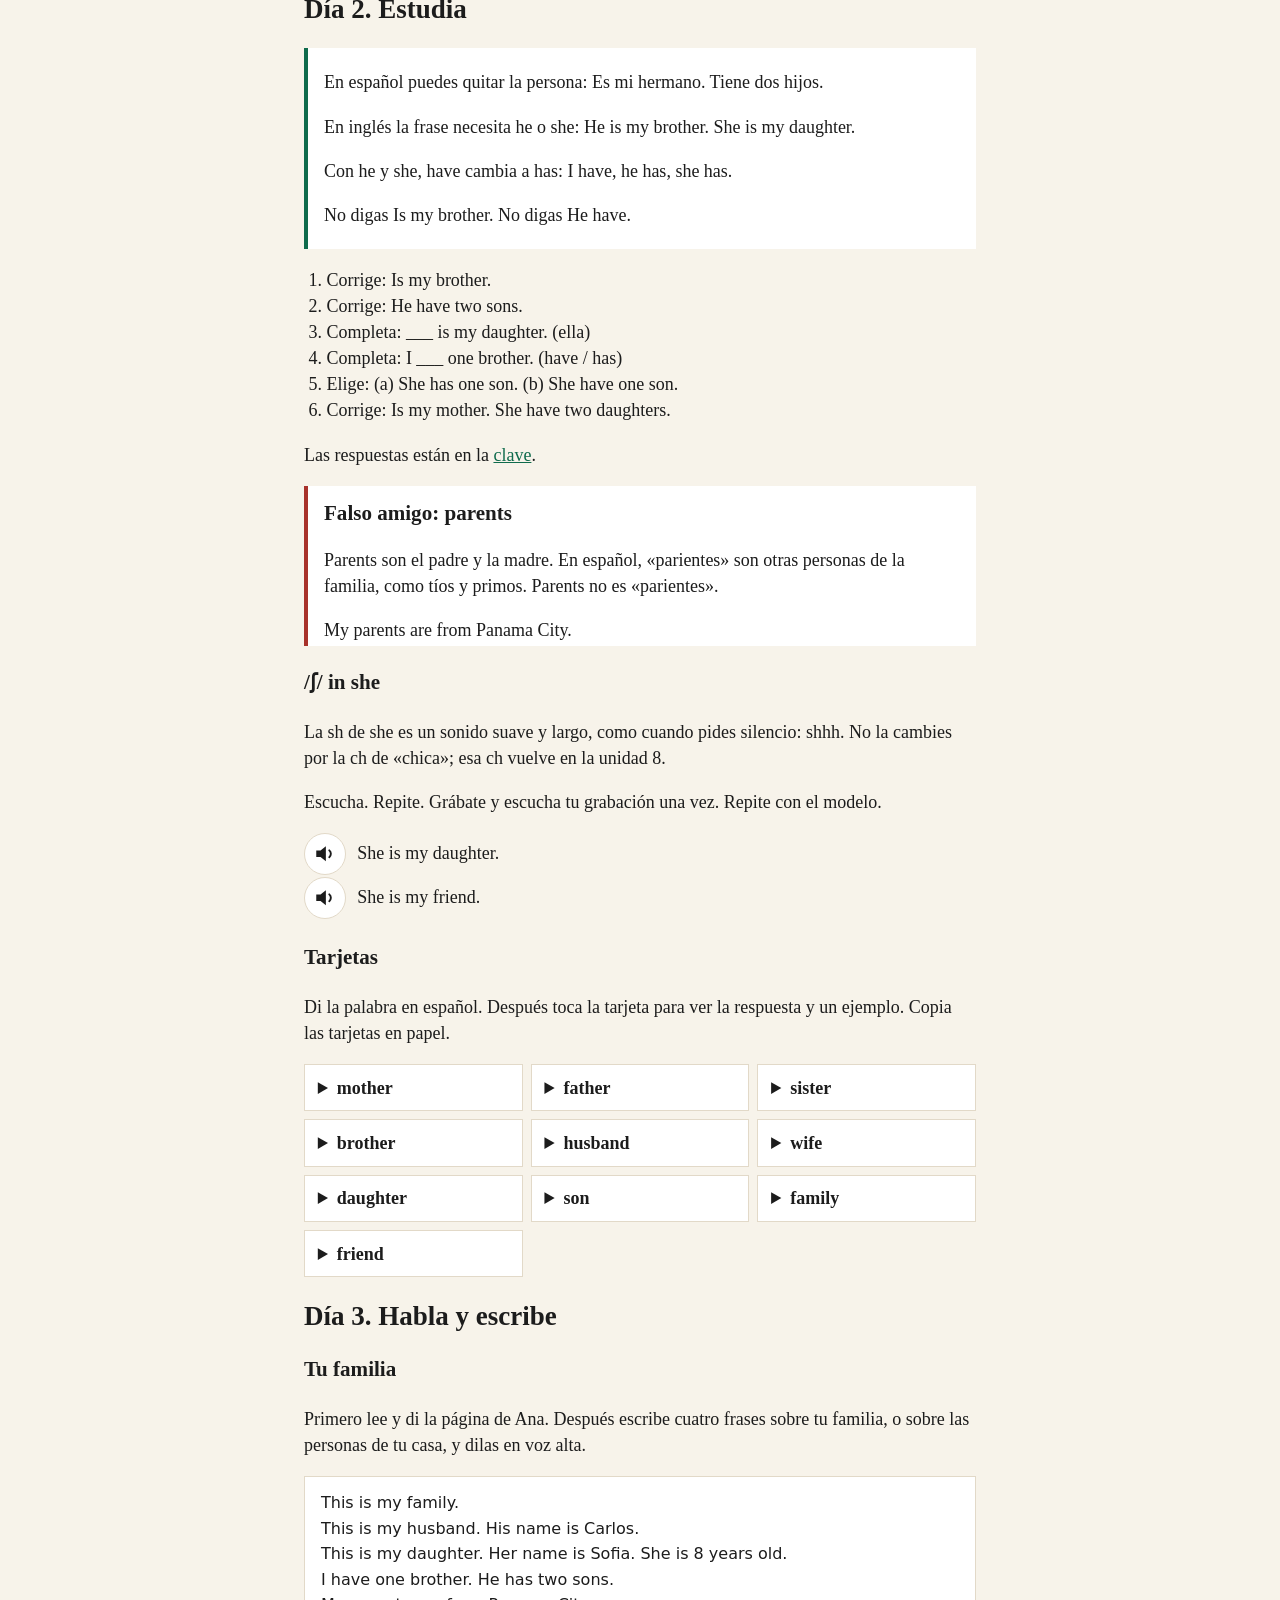
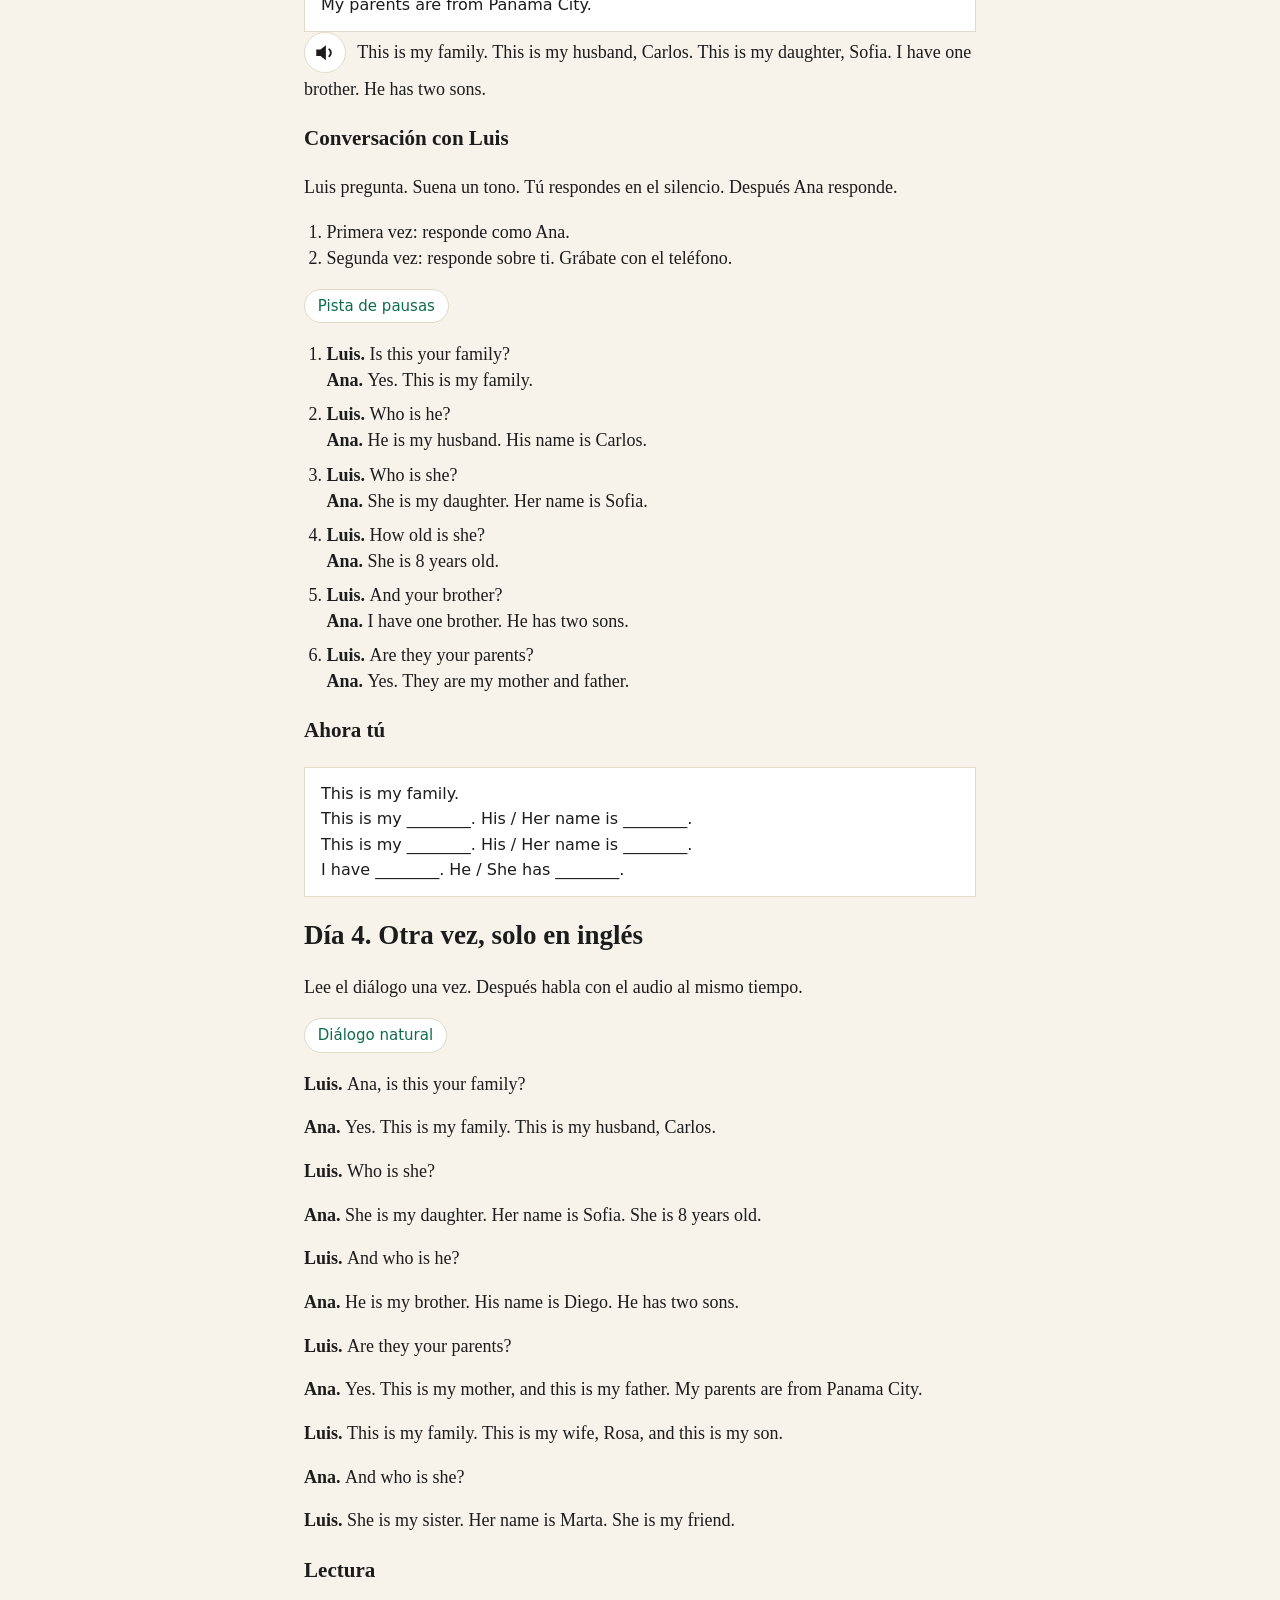
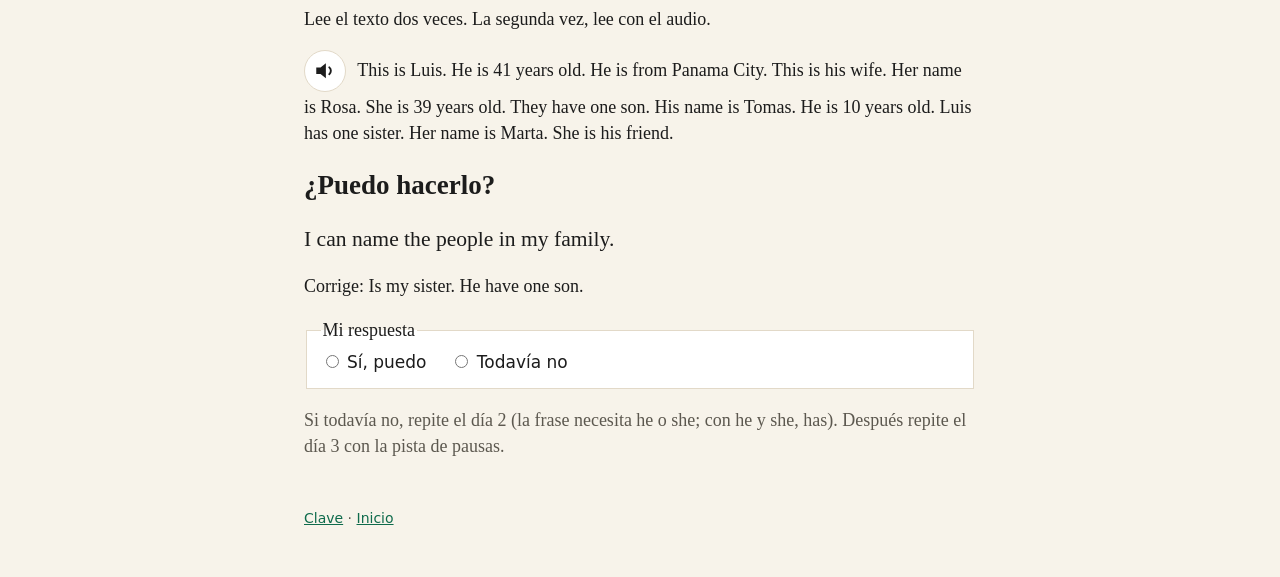
<file: u03.html>
<!DOCTYPE html>
<html lang="es">
<head>
<meta charset="utf-8">
<meta name="viewport" content="width=device-width, initial-scale=1">
<title>Unidad 3 — Essential English A1</title>
<link rel="stylesheet" href="reader.css">
</head>
<body>
<header>
<p><a href="index.html">Essential English A1</a> · Unidad 3</p>
<p class="cando"><span lang="en">I can name the people in my family.</span></p>
<p class="cando-es">Puedo nombrar a las personas de mi familia.</p>
<button type="button" data-cover aria-pressed="false">Tapar el español</button>
<nav>
<a href="#dia1">Día 1</a>
<a href="#dia2">Día 2</a>
<a href="#dia3">Día 3</a>
<a href="#dia4">Día 4</a>
</nav>
</header>
<main>
<section id="dia1">
<h2>Día 1. Escucha</h2>
<ol class="steps">
<li>Mira la imagen y escucha el diálogo una vez, sin leer.</li>
<li>Escucha cada palabra y elige el significado.</li>
<li>Escucha otra vez y lee. Tapa el español; destápalo solo si lo necesitas.</li>
</ol>
<img class="scene" src="images/u03-scene.jpg" alt="">
<p><a class="play" href="audio/u03/U03-dialogue-slow.mp3">Diálogo lento</a>
<a class="play" href="audio/u03/U03-dialogue.mp3">Diálogo natural</a></p>
<div class='words'><article class='word'><h3><a class="play speaker" href="audio/u03/U03-mother.mp3" aria-label="Escuchar: mother"><svg class="speaker" viewBox="0 0 24 24" aria-hidden="true"><path fill="currentColor" d="M4 9v6h4l5 4V5L8 9H4z"/><path fill="none" stroke="currentColor" stroke-width="1.8" stroke-linecap="round" d="M16.2 8.8a4.2 4.2 0 0 1 0 6.4"/></svg></a> <span lang="en">mother</span></h3><div class='options'><button type="button" class="option" data-right="1">(a) madre</button><button type="button" class="option" data-right="0">(b) padre</button><button type="button" class="option" data-right="0">(c) hija</button></div></article><article class='word'><h3><a class="play speaker" href="audio/u03/U03-father.mp3" aria-label="Escuchar: father"><svg class="speaker" viewBox="0 0 24 24" aria-hidden="true"><path fill="currentColor" d="M4 9v6h4l5 4V5L8 9H4z"/><path fill="none" stroke="currentColor" stroke-width="1.8" stroke-linecap="round" d="M16.2 8.8a4.2 4.2 0 0 1 0 6.4"/></svg></a> <span lang="en">father</span></h3><div class='options'><button type="button" class="option" data-right="1">(a) padre</button><button type="button" class="option" data-right="0">(b) hermano</button><button type="button" class="option" data-right="0">(c) madre</button></div></article><article class='word'><h3><a class="play speaker" href="audio/u03/U03-sister.mp3" aria-label="Escuchar: sister"><svg class="speaker" viewBox="0 0 24 24" aria-hidden="true"><path fill="currentColor" d="M4 9v6h4l5 4V5L8 9H4z"/><path fill="none" stroke="currentColor" stroke-width="1.8" stroke-linecap="round" d="M16.2 8.8a4.2 4.2 0 0 1 0 6.4"/></svg></a> <span lang="en">sister</span></h3><div class='options'><button type="button" class="option" data-right="0">(a) hija</button><button type="button" class="option" data-right="0">(b) amiga</button><button type="button" class="option" data-right="1">(c) hermana</button></div></article><article class='word'><h3><a class="play speaker" href="audio/u03/U03-brother.mp3" aria-label="Escuchar: brother"><svg class="speaker" viewBox="0 0 24 24" aria-hidden="true"><path fill="currentColor" d="M4 9v6h4l5 4V5L8 9H4z"/><path fill="none" stroke="currentColor" stroke-width="1.8" stroke-linecap="round" d="M16.2 8.8a4.2 4.2 0 0 1 0 6.4"/></svg></a> <span lang="en">brother</span></h3><div class='options'><button type="button" class="option" data-right="0">(a) hijo</button><button type="button" class="option" data-right="1">(b) hermano</button><button type="button" class="option" data-right="0">(c) esposo</button></div></article><article class='word'><h3><a class="play speaker" href="audio/u03/U03-husband.mp3" aria-label="Escuchar: husband"><svg class="speaker" viewBox="0 0 24 24" aria-hidden="true"><path fill="currentColor" d="M4 9v6h4l5 4V5L8 9H4z"/><path fill="none" stroke="currentColor" stroke-width="1.8" stroke-linecap="round" d="M16.2 8.8a4.2 4.2 0 0 1 0 6.4"/></svg></a> <span lang="en">husband</span></h3><div class='options'><button type="button" class="option" data-right="1">(a) esposo</button><button type="button" class="option" data-right="0">(b) hermano</button><button type="button" class="option" data-right="0">(c) padre</button></div></article><article class='word'><h3><a class="play speaker" href="audio/u03/U03-wife.mp3" aria-label="Escuchar: wife"><svg class="speaker" viewBox="0 0 24 24" aria-hidden="true"><path fill="currentColor" d="M4 9v6h4l5 4V5L8 9H4z"/><path fill="none" stroke="currentColor" stroke-width="1.8" stroke-linecap="round" d="M16.2 8.8a4.2 4.2 0 0 1 0 6.4"/></svg></a> <span lang="en">wife</span></h3><div class='options'><button type="button" class="option" data-right="0">(a) madre</button><button type="button" class="option" data-right="1">(b) esposa</button><button type="button" class="option" data-right="0">(c) hermana</button></div></article><article class='word'><h3><a class="play speaker" href="audio/u03/U03-daughter.mp3" aria-label="Escuchar: daughter"><svg class="speaker" viewBox="0 0 24 24" aria-hidden="true"><path fill="currentColor" d="M4 9v6h4l5 4V5L8 9H4z"/><path fill="none" stroke="currentColor" stroke-width="1.8" stroke-linecap="round" d="M16.2 8.8a4.2 4.2 0 0 1 0 6.4"/></svg></a> <span lang="en">daughter</span></h3><div class='options'><button type="button" class="option" data-right="0">(a) hermana</button><button type="button" class="option" data-right="0">(b) madre</button><button type="button" class="option" data-right="1">(c) hija</button></div></article><article class='word'><h3><a class="play speaker" href="audio/u03/U03-son.mp3" aria-label="Escuchar: son"><svg class="speaker" viewBox="0 0 24 24" aria-hidden="true"><path fill="currentColor" d="M4 9v6h4l5 4V5L8 9H4z"/><path fill="none" stroke="currentColor" stroke-width="1.8" stroke-linecap="round" d="M16.2 8.8a4.2 4.2 0 0 1 0 6.4"/></svg></a> <span lang="en">son</span></h3><div class='options'><button type="button" class="option" data-right="1">(a) hijo</button><button type="button" class="option" data-right="0">(b) hermano</button><button type="button" class="option" data-right="0">(c) esposo</button></div></article><article class='word'><h3><a class="play speaker" href="audio/u03/U03-family.mp3" aria-label="Escuchar: family"><svg class="speaker" viewBox="0 0 24 24" aria-hidden="true"><path fill="currentColor" d="M4 9v6h4l5 4V5L8 9H4z"/><path fill="none" stroke="currentColor" stroke-width="1.8" stroke-linecap="round" d="M16.2 8.8a4.2 4.2 0 0 1 0 6.4"/></svg></a> <span lang="en">family</span></h3><div class='options'><button type="button" class="option" data-right="0">(a) amigo</button><button type="button" class="option" data-right="1">(b) familia</button><button type="button" class="option" data-right="0">(c) casa</button></div></article><article class='word'><h3><a class="play speaker" href="audio/u03/U03-friend.mp3" aria-label="Escuchar: friend"><svg class="speaker" viewBox="0 0 24 24" aria-hidden="true"><path fill="currentColor" d="M4 9v6h4l5 4V5L8 9H4z"/><path fill="none" stroke="currentColor" stroke-width="1.8" stroke-linecap="round" d="M16.2 8.8a4.2 4.2 0 0 1 0 6.4"/></svg></a> <span lang="en">friend</span></h3><div class='options'><button type="button" class="option" data-right="0">(a) hermano</button><button type="button" class="option" data-right="0">(b) familia</button><button type="button" class="option" data-right="1">(c) amigo</button></div></article></div>

<h3>Diálogo</h3>
<div class='line'><p class='en'><a class="play speaker" href="audio/u03/U03-d01.mp3" aria-label="Escuchar: Ana, is this your family?"><svg class="speaker" viewBox="0 0 24 24" aria-hidden="true"><path fill="currentColor" d="M4 9v6h4l5 4V5L8 9H4z"/><path fill="none" stroke="currentColor" stroke-width="1.8" stroke-linecap="round" d="M16.2 8.8a4.2 4.2 0 0 1 0 6.4"/></svg></a><strong>Luis.</strong> <span lang="en">Ana, is this your family?</span></p><p class='gloss'>Ana, ¿esta es tu familia?</p></div><div class='line'><p class='en'><a class="play speaker" href="audio/u03/U03-d02.mp3" aria-label="Escuchar: Yes. This is my family. This is my husband, Carlos."><svg class="speaker" viewBox="0 0 24 24" aria-hidden="true"><path fill="currentColor" d="M4 9v6h4l5 4V5L8 9H4z"/><path fill="none" stroke="currentColor" stroke-width="1.8" stroke-linecap="round" d="M16.2 8.8a4.2 4.2 0 0 1 0 6.4"/></svg></a><strong>Ana.</strong> <span lang="en">Yes. This is my family. This is my husband, Carlos.</span></p><p class='gloss'>Sí. Esta es mi familia. Este es mi esposo, Carlos.</p></div><div class='line'><p class='en'><a class="play speaker" href="audio/u03/U03-d03.mp3" aria-label="Escuchar: Who is she?"><svg class="speaker" viewBox="0 0 24 24" aria-hidden="true"><path fill="currentColor" d="M4 9v6h4l5 4V5L8 9H4z"/><path fill="none" stroke="currentColor" stroke-width="1.8" stroke-linecap="round" d="M16.2 8.8a4.2 4.2 0 0 1 0 6.4"/></svg></a><strong>Luis.</strong> <span lang="en">Who is she?</span></p><p class='gloss'>¿Quién es ella?</p></div><div class='line'><p class='en'><a class="play speaker" href="audio/u03/U03-d04.mp3" aria-label="Escuchar: She is my daughter. Her name is Sofia. She is 8 years old."><svg class="speaker" viewBox="0 0 24 24" aria-hidden="true"><path fill="currentColor" d="M4 9v6h4l5 4V5L8 9H4z"/><path fill="none" stroke="currentColor" stroke-width="1.8" stroke-linecap="round" d="M16.2 8.8a4.2 4.2 0 0 1 0 6.4"/></svg></a><strong>Ana.</strong> <span lang="en">She is my daughter. Her name is Sofia. She is 8 years old.</span></p><p class='gloss'>Es mi hija. Se llama Sofía. Tiene 8 años.</p></div><div class='line'><p class='en'><a class="play speaker" href="audio/u03/U03-d05.mp3" aria-label="Escuchar: And who is he?"><svg class="speaker" viewBox="0 0 24 24" aria-hidden="true"><path fill="currentColor" d="M4 9v6h4l5 4V5L8 9H4z"/><path fill="none" stroke="currentColor" stroke-width="1.8" stroke-linecap="round" d="M16.2 8.8a4.2 4.2 0 0 1 0 6.4"/></svg></a><strong>Luis.</strong> <span lang="en">And who is he?</span></p><p class='gloss'>¿Y quién es él?</p></div><div class='line'><p class='en'><a class="play speaker" href="audio/u03/U03-d06.mp3" aria-label="Escuchar: He is my brother. His name is Diego. He has two sons."><svg class="speaker" viewBox="0 0 24 24" aria-hidden="true"><path fill="currentColor" d="M4 9v6h4l5 4V5L8 9H4z"/><path fill="none" stroke="currentColor" stroke-width="1.8" stroke-linecap="round" d="M16.2 8.8a4.2 4.2 0 0 1 0 6.4"/></svg></a><strong>Ana.</strong> <span lang="en">He is my brother. His name is Diego. He has two sons.</span></p><p class='gloss'>Es mi hermano. Se llama Diego. Tiene dos hijos.</p></div><div class='line'><p class='en'><a class="play speaker" href="audio/u03/U03-d07.mp3" aria-label="Escuchar: Are they your parents?"><svg class="speaker" viewBox="0 0 24 24" aria-hidden="true"><path fill="currentColor" d="M4 9v6h4l5 4V5L8 9H4z"/><path fill="none" stroke="currentColor" stroke-width="1.8" stroke-linecap="round" d="M16.2 8.8a4.2 4.2 0 0 1 0 6.4"/></svg></a><strong>Luis.</strong> <span lang="en">Are they your parents?</span></p><p class='gloss'>¿Son tus padres?</p></div><div class='line'><p class='en'><a class="play speaker" href="audio/u03/U03-d08.mp3" aria-label="Escuchar: Yes. This is my mother, and this is my father. My parents are from Panama City."><svg class="speaker" viewBox="0 0 24 24" aria-hidden="true"><path fill="currentColor" d="M4 9v6h4l5 4V5L8 9H4z"/><path fill="none" stroke="currentColor" stroke-width="1.8" stroke-linecap="round" d="M16.2 8.8a4.2 4.2 0 0 1 0 6.4"/></svg></a><strong>Ana.</strong> <span lang="en">Yes. This is my mother, and this is my father. My parents are from Panama City.</span></p><p class='gloss'>Sí. Esta es mi madre y este es mi padre. Mis padres son de la Ciudad de Panamá.</p></div><div class='line'><p class='en'><a class="play speaker" href="audio/u03/U03-d09.mp3" aria-label="Escuchar: This is my family. This is my wife, Rosa, and this is my son."><svg class="speaker" viewBox="0 0 24 24" aria-hidden="true"><path fill="currentColor" d="M4 9v6h4l5 4V5L8 9H4z"/><path fill="none" stroke="currentColor" stroke-width="1.8" stroke-linecap="round" d="M16.2 8.8a4.2 4.2 0 0 1 0 6.4"/></svg></a><strong>Luis.</strong> <span lang="en">This is my family. This is my wife, Rosa, and this is my son.</span></p><p class='gloss'>Esta es mi familia. Esta es mi esposa, Rosa, y este es mi hijo.</p></div><div class='line'><p class='en'><a class="play speaker" href="audio/u03/U03-d10.mp3" aria-label="Escuchar: And who is she?"><svg class="speaker" viewBox="0 0 24 24" aria-hidden="true"><path fill="currentColor" d="M4 9v6h4l5 4V5L8 9H4z"/><path fill="none" stroke="currentColor" stroke-width="1.8" stroke-linecap="round" d="M16.2 8.8a4.2 4.2 0 0 1 0 6.4"/></svg></a><strong>Ana.</strong> <span lang="en">And who is she?</span></p><p class='gloss'>¿Y quién es ella?</p></div><div class='line'><p class='en'><a class="play speaker" href="audio/u03/U03-d11.mp3" aria-label="Escuchar: She is my sister. Her name is Marta. She is my friend."><svg class="speaker" viewBox="0 0 24 24" aria-hidden="true"><path fill="currentColor" d="M4 9v6h4l5 4V5L8 9H4z"/><path fill="none" stroke="currentColor" stroke-width="1.8" stroke-linecap="round" d="M16.2 8.8a4.2 4.2 0 0 1 0 6.4"/></svg></a><strong>Luis.</strong> <span lang="en">She is my sister. Her name is Marta. She is my friend.</span></p><p class='gloss'>Es mi hermana. Se llama Marta. Es mi amiga.</p></div>
<h3>Imágenes</h3><p>Escucha las tres palabras. Para cada una, escribe la letra de la imagen.</p><div class='pictures'><figure><img src='images/u03-mother.jpg' alt=''><figcaption>a</figcaption></figure><figure><img src='images/u03-husband.jpg' alt=''><figcaption>b</figcaption></figure><figure><img src='images/u03-daughter.jpg' alt=''><figcaption>c</figcaption></figure></div><ol class='task'><li><a class="play speaker" href="audio/u03/U03-daughter.mp3" aria-label="Escuchar: palabra 1"><svg class="speaker" viewBox="0 0 24 24" aria-hidden="true"><path fill="currentColor" d="M4 9v6h4l5 4V5L8 9H4z"/><path fill="none" stroke="currentColor" stroke-width="1.8" stroke-linecap="round" d="M16.2 8.8a4.2 4.2 0 0 1 0 6.4"/></svg></a> ____</li><li><a class="play speaker" href="audio/u03/U03-husband.mp3" aria-label="Escuchar: palabra 2"><svg class="speaker" viewBox="0 0 24 24" aria-hidden="true"><path fill="currentColor" d="M4 9v6h4l5 4V5L8 9H4z"/><path fill="none" stroke="currentColor" stroke-width="1.8" stroke-linecap="round" d="M16.2 8.8a4.2 4.2 0 0 1 0 6.4"/></svg></a> ____</li><li><a class="play speaker" href="audio/u03/U03-mother.mp3" aria-label="Escuchar: palabra 3"><svg class="speaker" viewBox="0 0 24 24" aria-hidden="true"><path fill="currentColor" d="M4 9v6h4l5 4V5L8 9H4z"/><path fill="none" stroke="currentColor" stroke-width="1.8" stroke-linecap="round" d="M16.2 8.8a4.2 4.2 0 0 1 0 6.4"/></svg></a> ____</li></ol>
</section>
<section id="dia2">
<h2>Día 2. Estudia</h2>
<div class="box"><p>En español puedes quitar la persona: Es mi hermano. Tiene dos hijos.</p><p>En inglés la frase necesita he o she: He is my brother. She is my daughter.</p><p>Con he y she, have cambia a has: I have, he has, she has.</p><p>No digas Is my brother. No digas He have.</p></div>
<ol class="practice"><li>Corrige: Is my brother.</li><li>Corrige: He have two sons.</li><li>Completa: ___ is my daughter. (ella)</li><li>Completa: I ___ one brother. (have / has)</li><li>Elige: (a) She has one son. (b) She have one son.</li><li>Corrige: Is my mother. She have two daughters.</li></ol>
<p>Las respuestas están en la <a href="key.html#u03">clave</a>.</p>
<div class='box friend'><h3>Falso amigo: <span lang="en">parents</span></h3><p>Parents son el padre y la madre. En español, «parientes» son otras personas de la familia, como tíos y primos. Parents no es «parientes».</p><p class='en'><span lang="en">My parents are from Panama City.</span></p></div>
<h3 lang="en">/ʃ/ in she</h3>
<p>La sh de she es un sonido suave y largo, como cuando pides silencio: shhh. No la cambies por la ch de «chica»; esa ch vuelve en la unidad 8.</p>
<p>Escucha. Repite. Grábate y escucha tu grabación una vez. Repite con el modelo.</p>
<p class='en'><a class="play speaker" href="audio/u03/U03-sound-daughter.mp3" aria-label="Escuchar: She is my daughter."><svg class="speaker" viewBox="0 0 24 24" aria-hidden="true"><path fill="currentColor" d="M4 9v6h4l5 4V5L8 9H4z"/><path fill="none" stroke="currentColor" stroke-width="1.8" stroke-linecap="round" d="M16.2 8.8a4.2 4.2 0 0 1 0 6.4"/></svg></a> <span lang="en">She is my daughter.</span></p><p class='en'><a class="play speaker" href="audio/u03/U03-sound-friend.mp3" aria-label="Escuchar: She is my friend."><svg class="speaker" viewBox="0 0 24 24" aria-hidden="true"><path fill="currentColor" d="M4 9v6h4l5 4V5L8 9H4z"/><path fill="none" stroke="currentColor" stroke-width="1.8" stroke-linecap="round" d="M16.2 8.8a4.2 4.2 0 0 1 0 6.4"/></svg></a> <span lang="en">She is my friend.</span></p>
<h3>Tarjetas</h3><p>Di la palabra en español. Después toca la tarjeta para ver la respuesta y un ejemplo. Copia las tarjetas en papel.</p><div class='cards'><details class='flash'><summary><span lang="en">mother</span></summary><p>madre</p><p><span lang="en">This is my mother, and this is my father.</span></p></details><details class='flash'><summary><span lang="en">father</span></summary><p>padre</p><p><span lang="en">This is my mother, and this is my father.</span></p></details><details class='flash'><summary><span lang="en">sister</span></summary><p>hermana</p><p><span lang="en">She is my sister.</span></p></details><details class='flash'><summary><span lang="en">brother</span></summary><p>hermano</p><p><span lang="en">He is my brother.</span></p></details><details class='flash'><summary><span lang="en">husband</span></summary><p>esposo</p><p><span lang="en">This is my husband, Carlos.</span></p></details><details class='flash'><summary><span lang="en">wife</span></summary><p>esposa</p><p><span lang="en">This is my wife, Rosa, and this is my son.</span></p></details><details class='flash'><summary><span lang="en">daughter</span></summary><p>hija</p><p><span lang="en">She is my daughter.</span></p></details><details class='flash'><summary><span lang="en">son</span></summary><p>hijo</p><p><span lang="en">He has two sons.</span></p></details><details class='flash'><summary><span lang="en">family</span></summary><p>familia</p><p><span lang="en">This is my family.</span></p></details><details class='flash'><summary><span lang="en">friend</span></summary><p>amigo</p><p><span lang="en">She is my friend.</span></p></details></div>
</section>
<section id="dia3">
<h2>Día 3. Habla y escribe</h2>
<h3>Tu familia</h3>
<p>Primero lee y di la página de Ana. Después escribe cuatro frases sobre tu familia, o sobre las personas de tu casa, y dilas en voz alta.</p>
<div class="card"><div><span lang="en">This is my family.</span></div><div><span lang="en">This is my husband. His name is Carlos.</span></div><div><span lang="en">This is my daughter. Her name is Sofia. She is 8 years old.</span></div><div><span lang="en">I have one brother. He has two sons.</span></div><div><span lang="en">My parents are from Panama City.</span></div></div>
<p class="en"><a class="play speaker" href="audio/u03/U03-model.mp3" aria-label="Escuchar: This is my family. This is my husband, Carlos. This is my daughter, Sofia. I have one brother. He has two sons."><svg class="speaker" viewBox="0 0 24 24" aria-hidden="true"><path fill="currentColor" d="M4 9v6h4l5 4V5L8 9H4z"/><path fill="none" stroke="currentColor" stroke-width="1.8" stroke-linecap="round" d="M16.2 8.8a4.2 4.2 0 0 1 0 6.4"/></svg></a> <span lang="en">This is my family. This is my husband, Carlos. This is my daughter, Sofia. I have one brother. He has two sons.</span></p>
<h3>Conversación con Luis</h3>
<p>Luis pregunta. Suena un tono. Tú respondes en el silencio. Después Ana responde.</p>
<ol class="steps"><li>Primera vez: responde como Ana.</li><li>Segunda vez: responde sobre ti. Grábate con el teléfono.</li></ol>
<p><a class="play" href="audio/u03/U03-pause.mp3">Pista de pausas</a></p>
<ol class="pairs"><li><strong>Luis.</strong> <span lang="en">Is this your family?</span><br><strong>Ana.</strong> <span lang="en">Yes. This is my family.</span></li><li><strong>Luis.</strong> <span lang="en">Who is he?</span><br><strong>Ana.</strong> <span lang="en">He is my husband. His name is Carlos.</span></li><li><strong>Luis.</strong> <span lang="en">Who is she?</span><br><strong>Ana.</strong> <span lang="en">She is my daughter. Her name is Sofia.</span></li><li><strong>Luis.</strong> <span lang="en">How old is she?</span><br><strong>Ana.</strong> <span lang="en">She is 8 years old.</span></li><li><strong>Luis.</strong> <span lang="en">And your brother?</span><br><strong>Ana.</strong> <span lang="en">I have one brother. He has two sons.</span></li><li><strong>Luis.</strong> <span lang="en">Are they your parents?</span><br><strong>Ana.</strong> <span lang="en">Yes. They are my mother and father.</span></li></ol>
<h3>Ahora tú</h3>
<div class="card"><div><span lang="en">This is my family.</span></div><div><span lang="en">This is my ________. His / Her name is ________.</span></div><div><span lang="en">This is my ________. His / Her name is ________.</span></div><div><span lang="en">I have ________. He / She has ________.</span></div></div>
</section>
<section id="dia4">
<h2>Día 4. Otra vez, solo en inglés</h2>
<p>Lee el diálogo una vez. Después habla con el audio al mismo tiempo.</p>
<p><a class="play" href="audio/u03/U03-dialogue.mp3">Diálogo natural</a></p>
<div class='line'><p class='en'><strong>Luis.</strong> <span lang="en">Ana, is this your family?</span></p></div><div class='line'><p class='en'><strong>Ana.</strong> <span lang="en">Yes. This is my family. This is my husband, Carlos.</span></p></div><div class='line'><p class='en'><strong>Luis.</strong> <span lang="en">Who is she?</span></p></div><div class='line'><p class='en'><strong>Ana.</strong> <span lang="en">She is my daughter. Her name is Sofia. She is 8 years old.</span></p></div><div class='line'><p class='en'><strong>Luis.</strong> <span lang="en">And who is he?</span></p></div><div class='line'><p class='en'><strong>Ana.</strong> <span lang="en">He is my brother. His name is Diego. He has two sons.</span></p></div><div class='line'><p class='en'><strong>Luis.</strong> <span lang="en">Are they your parents?</span></p></div><div class='line'><p class='en'><strong>Ana.</strong> <span lang="en">Yes. This is my mother, and this is my father. My parents are from Panama City.</span></p></div><div class='line'><p class='en'><strong>Luis.</strong> <span lang="en">This is my family. This is my wife, Rosa, and this is my son.</span></p></div><div class='line'><p class='en'><strong>Ana.</strong> <span lang="en">And who is she?</span></p></div><div class='line'><p class='en'><strong>Luis.</strong> <span lang="en">She is my sister. Her name is Marta. She is my friend.</span></p></div>
<h3>Lectura</h3><p>Lee el texto dos veces. La segunda vez, lee con el audio.</p><p class='en'><a class="play speaker" href="audio/u03/U03-fluency.mp3" aria-label="Escuchar: lectura"><svg class="speaker" viewBox="0 0 24 24" aria-hidden="true"><path fill="currentColor" d="M4 9v6h4l5 4V5L8 9H4z"/><path fill="none" stroke="currentColor" stroke-width="1.8" stroke-linecap="round" d="M16.2 8.8a4.2 4.2 0 0 1 0 6.4"/></svg></a> <span lang="en">This is Luis. He is 41 years old. He is from Panama City. This is his wife. Her name is Rosa. She is 39 years old. They have one son. His name is Tomas. He is 10 years old. Luis has one sister. Her name is Marta. She is his friend.</span></p>
<h2>¿Puedo hacerlo?</h2>
<p class="cando"><span lang="en">I can name the people in my family.</span></p>
<p>Corrige: Is my sister. He have one son.</p>
<fieldset class="selfcheck" data-store="check-u03">
<legend>Mi respuesta</legend>
<label><input type="radio" name="check-u03" value="si"> Sí, puedo</label>
<label><input type="radio" name="check-u03" value="no"> Todavía no</label>
</fieldset>
<p class="repeat">Si todavía no, repite el día 2 (la frase necesita he o she; con he y she, has). Después repite el día 3 con la pista de pausas.</p>
</section>
</main>
<footer><a href="key.html">Clave</a> · <a href="index.html">Inicio</a></footer>
<script src="app.js"></script>
</body>
</html>
</file>
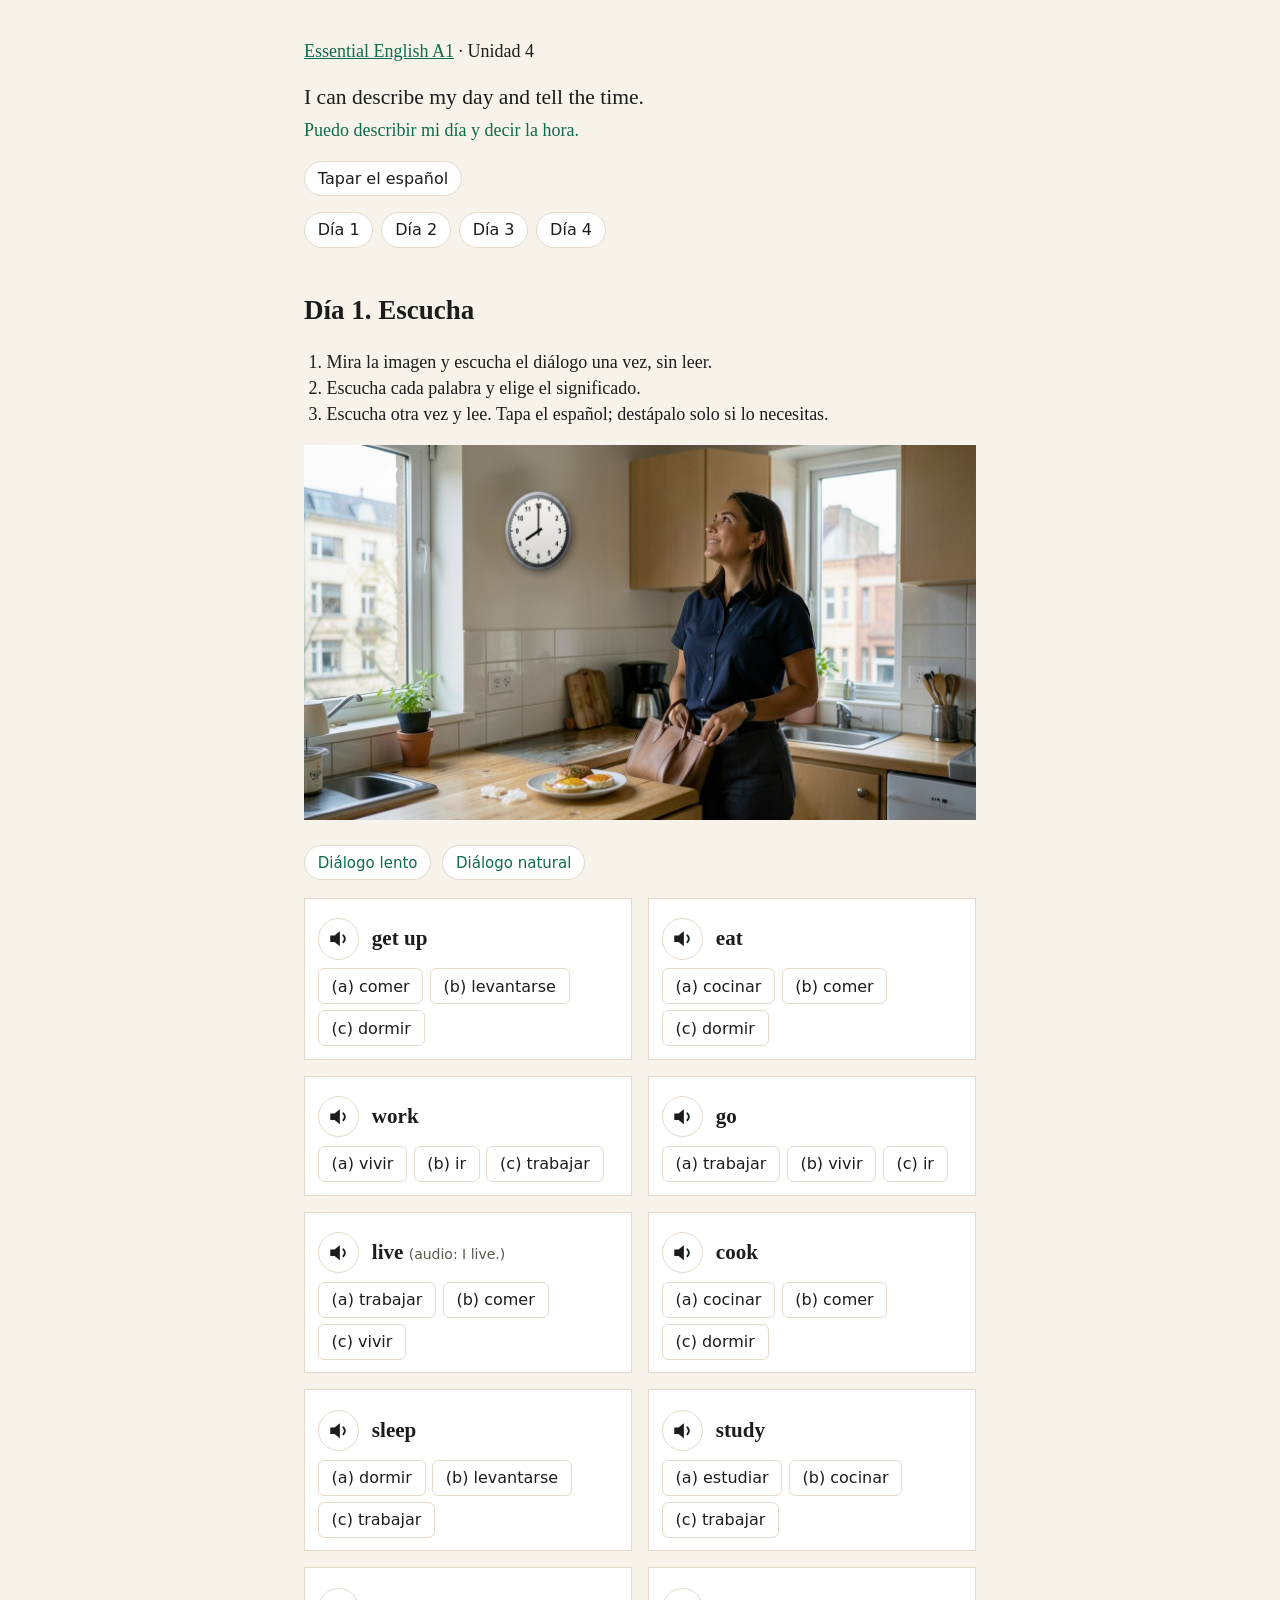
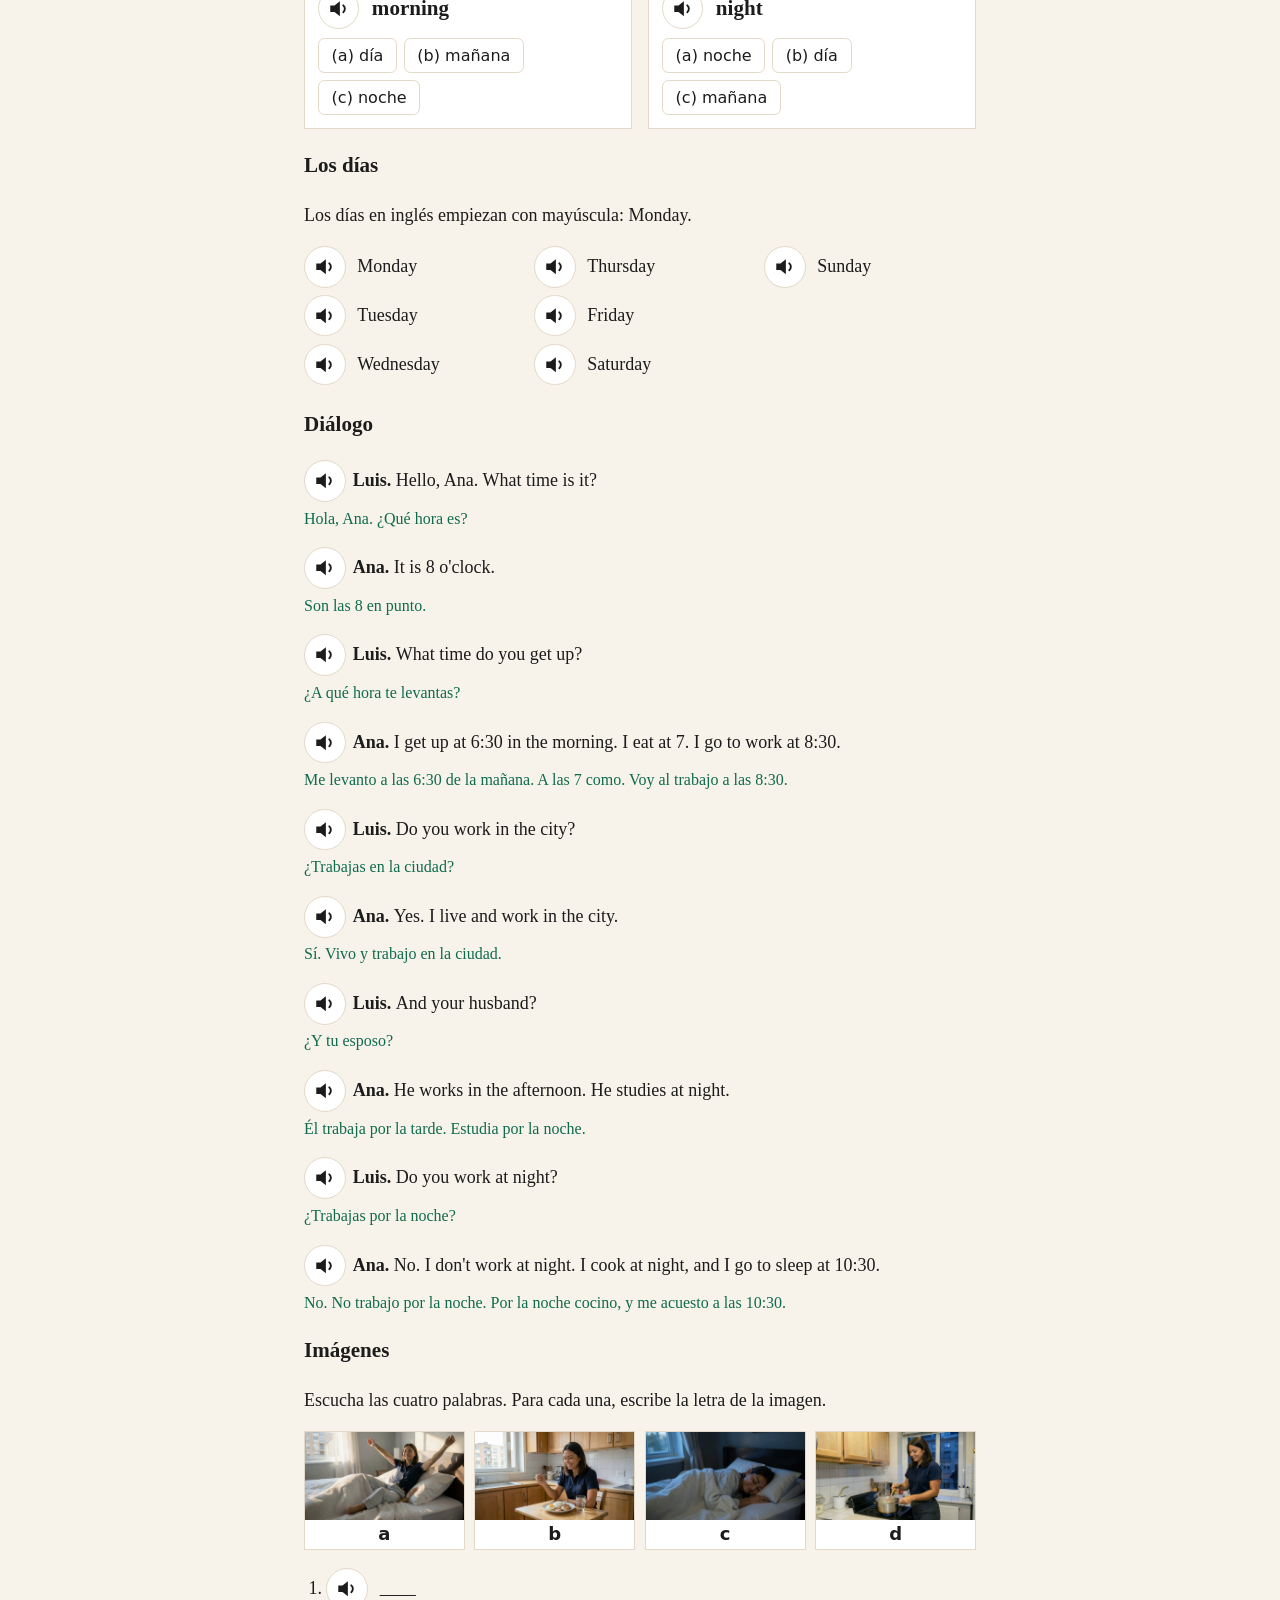
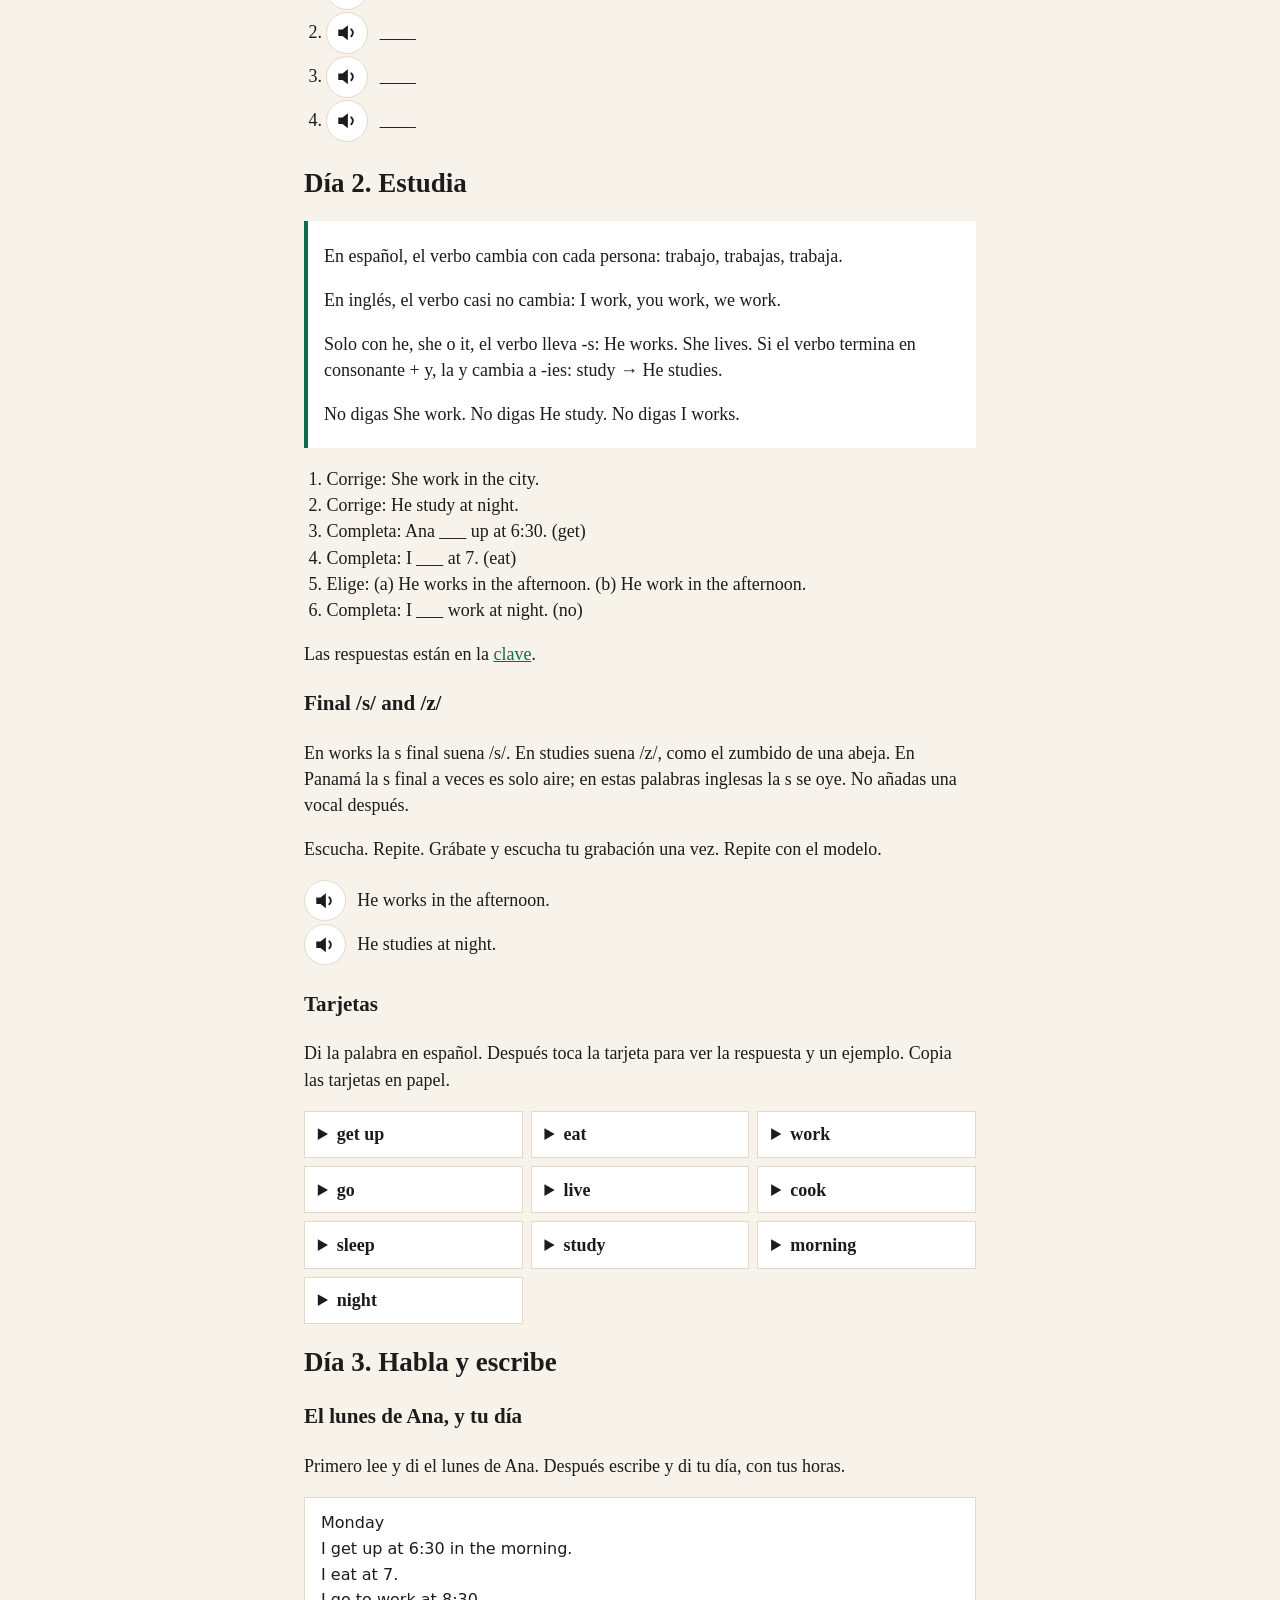
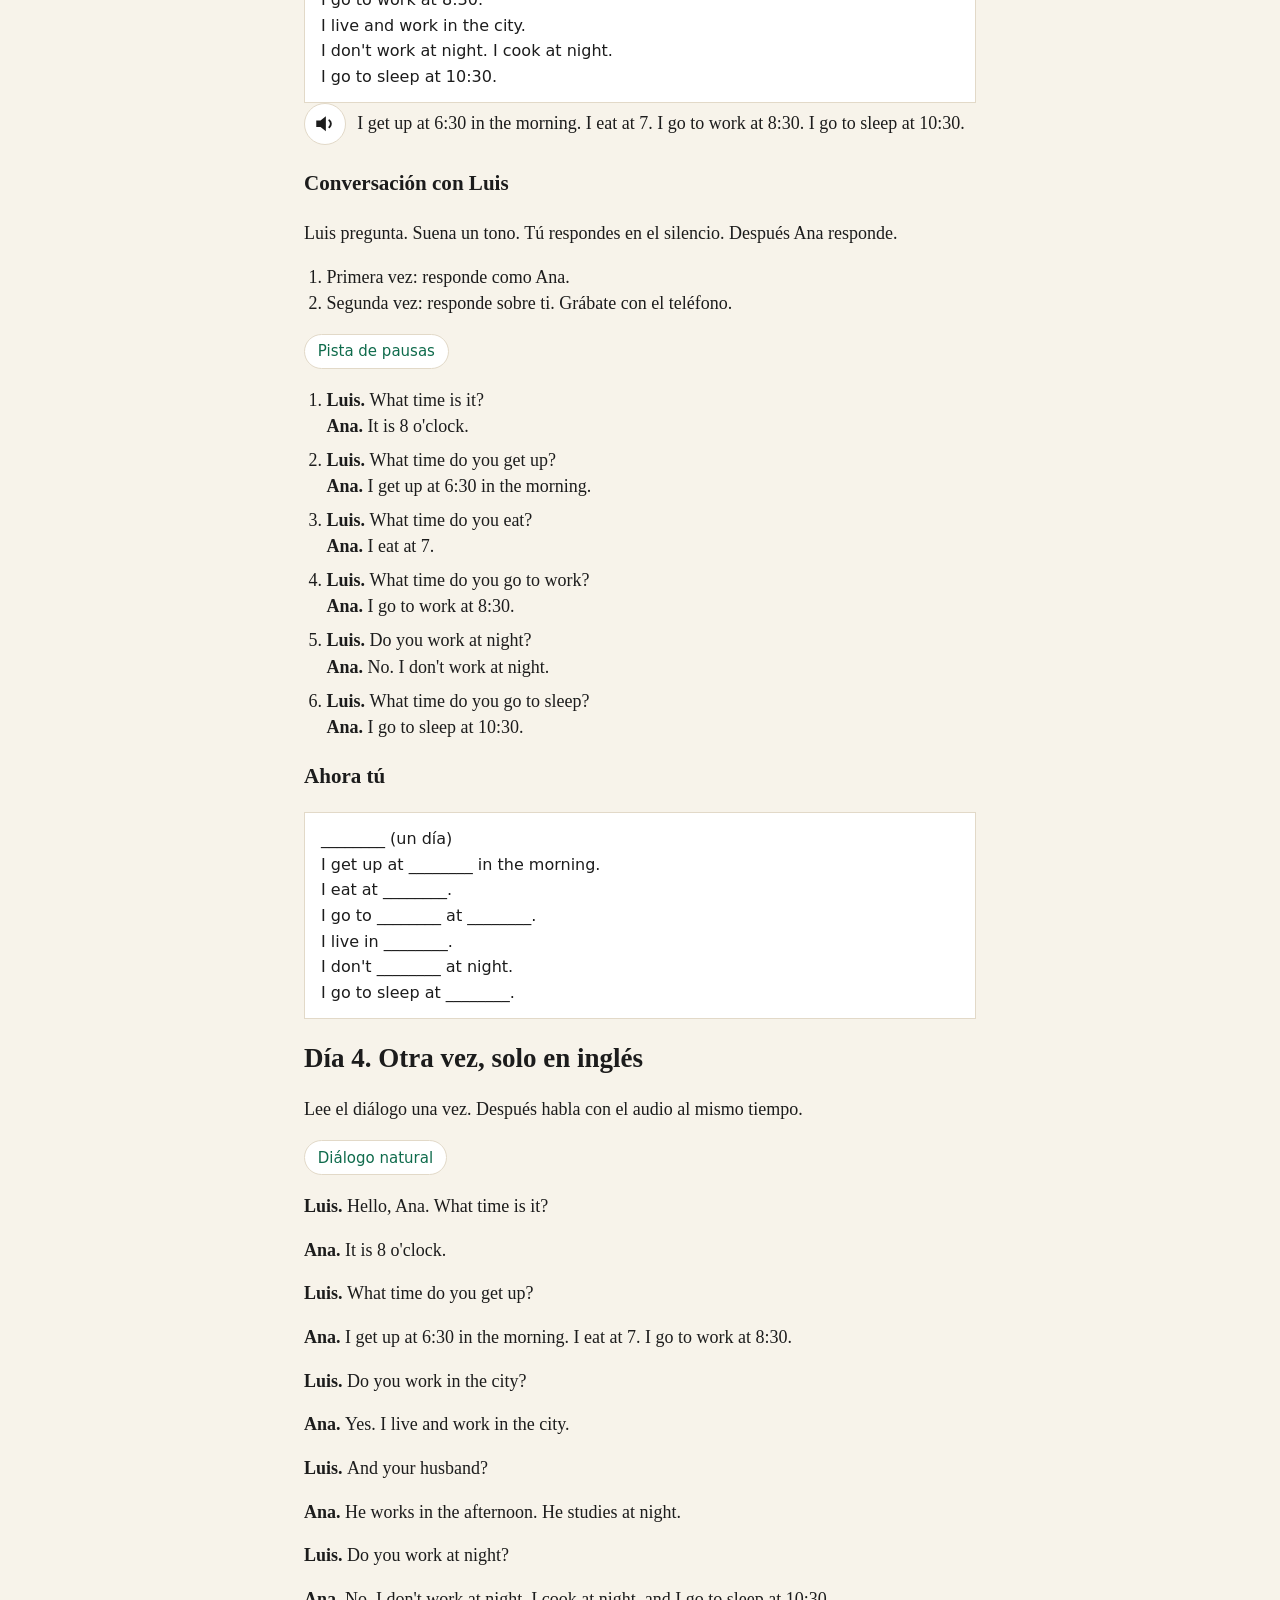
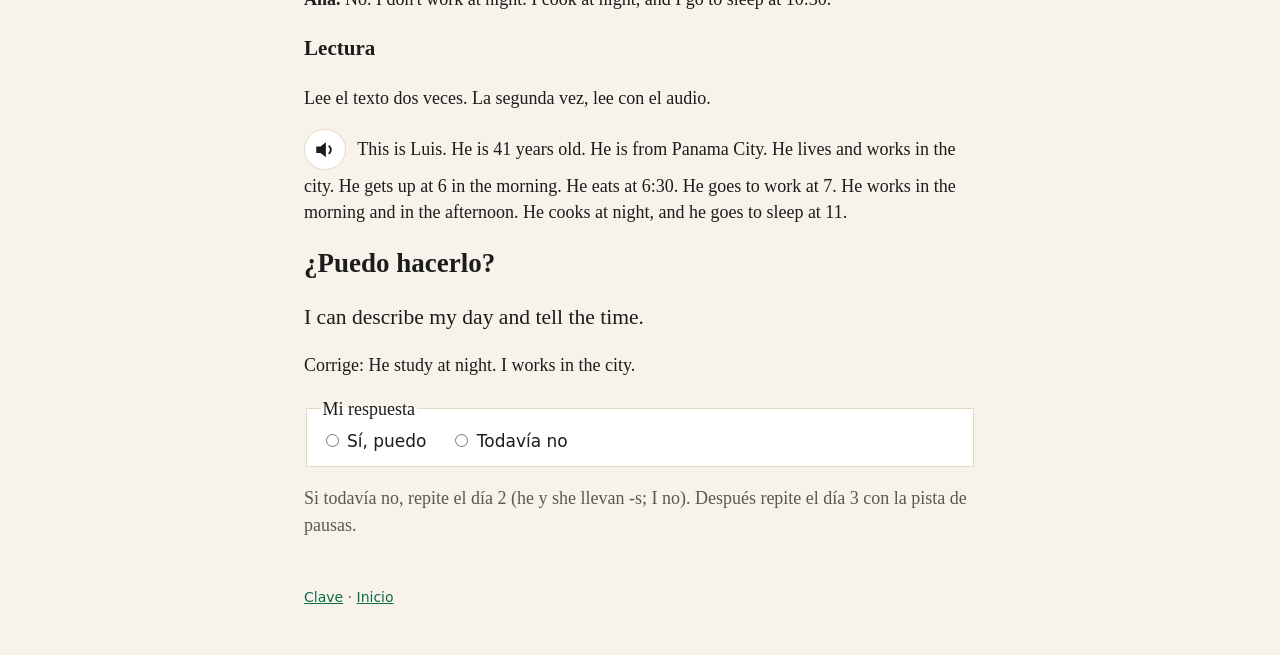
<file: u04.html>
<!DOCTYPE html>
<html lang="es">
<head>
<meta charset="utf-8">
<meta name="viewport" content="width=device-width, initial-scale=1">
<title>Unidad 4 — Essential English A1</title>
<link rel="stylesheet" href="reader.css">
</head>
<body>
<header>
<p><a href="index.html">Essential English A1</a> · Unidad 4</p>
<p class="cando"><span lang="en">I can describe my day and tell the time.</span></p>
<p class="cando-es">Puedo describir mi día y decir la hora.</p>
<button type="button" data-cover aria-pressed="false">Tapar el español</button>
<nav>
<a href="#dia1">Día 1</a>
<a href="#dia2">Día 2</a>
<a href="#dia3">Día 3</a>
<a href="#dia4">Día 4</a>
</nav>
</header>
<main>
<section id="dia1">
<h2>Día 1. Escucha</h2>
<ol class="steps">
<li>Mira la imagen y escucha el diálogo una vez, sin leer.</li>
<li>Escucha cada palabra y elige el significado.</li>
<li>Escucha otra vez y lee. Tapa el español; destápalo solo si lo necesitas.</li>
</ol>
<img class="scene" src="images/u04-scene.jpg" alt="">
<p><a class="play" href="audio/u04/U04-dialogue-slow.mp3">Diálogo lento</a>
<a class="play" href="audio/u04/U04-dialogue.mp3">Diálogo natural</a></p>
<div class='words'><article class='word'><h3><a class="play speaker" href="audio/u04/U04-get-up.mp3" aria-label="Escuchar: get up"><svg class="speaker" viewBox="0 0 24 24" aria-hidden="true"><path fill="currentColor" d="M4 9v6h4l5 4V5L8 9H4z"/><path fill="none" stroke="currentColor" stroke-width="1.8" stroke-linecap="round" d="M16.2 8.8a4.2 4.2 0 0 1 0 6.4"/></svg></a> <span lang="en">get up</span></h3><div class='options'><button type="button" class="option" data-right="0">(a) comer</button><button type="button" class="option" data-right="1">(b) levantarse</button><button type="button" class="option" data-right="0">(c) dormir</button></div></article><article class='word'><h3><a class="play speaker" href="audio/u04/U04-eat.mp3" aria-label="Escuchar: eat"><svg class="speaker" viewBox="0 0 24 24" aria-hidden="true"><path fill="currentColor" d="M4 9v6h4l5 4V5L8 9H4z"/><path fill="none" stroke="currentColor" stroke-width="1.8" stroke-linecap="round" d="M16.2 8.8a4.2 4.2 0 0 1 0 6.4"/></svg></a> <span lang="en">eat</span></h3><div class='options'><button type="button" class="option" data-right="0">(a) cocinar</button><button type="button" class="option" data-right="1">(b) comer</button><button type="button" class="option" data-right="0">(c) dormir</button></div></article><article class='word'><h3><a class="play speaker" href="audio/u04/U04-work.mp3" aria-label="Escuchar: work"><svg class="speaker" viewBox="0 0 24 24" aria-hidden="true"><path fill="currentColor" d="M4 9v6h4l5 4V5L8 9H4z"/><path fill="none" stroke="currentColor" stroke-width="1.8" stroke-linecap="round" d="M16.2 8.8a4.2 4.2 0 0 1 0 6.4"/></svg></a> <span lang="en">work</span></h3><div class='options'><button type="button" class="option" data-right="0">(a) vivir</button><button type="button" class="option" data-right="0">(b) ir</button><button type="button" class="option" data-right="1">(c) trabajar</button></div></article><article class='word'><h3><a class="play speaker" href="audio/u04/U04-go.mp3" aria-label="Escuchar: go"><svg class="speaker" viewBox="0 0 24 24" aria-hidden="true"><path fill="currentColor" d="M4 9v6h4l5 4V5L8 9H4z"/><path fill="none" stroke="currentColor" stroke-width="1.8" stroke-linecap="round" d="M16.2 8.8a4.2 4.2 0 0 1 0 6.4"/></svg></a> <span lang="en">go</span></h3><div class='options'><button type="button" class="option" data-right="0">(a) trabajar</button><button type="button" class="option" data-right="0">(b) vivir</button><button type="button" class="option" data-right="1">(c) ir</button></div></article><article class='word'><h3><a class="play speaker" href="audio/u04/U04-live.mp3" aria-label="Escuchar: live"><svg class="speaker" viewBox="0 0 24 24" aria-hidden="true"><path fill="currentColor" d="M4 9v6h4l5 4V5L8 9H4z"/><path fill="none" stroke="currentColor" stroke-width="1.8" stroke-linecap="round" d="M16.2 8.8a4.2 4.2 0 0 1 0 6.4"/></svg></a> <span lang="en">live</span> <span class="heard">(audio: <span lang="en">I live.</span>)</span></h3><div class='options'><button type="button" class="option" data-right="0">(a) trabajar</button><button type="button" class="option" data-right="0">(b) comer</button><button type="button" class="option" data-right="1">(c) vivir</button></div></article><article class='word'><h3><a class="play speaker" href="audio/u04/U04-cook.mp3" aria-label="Escuchar: cook"><svg class="speaker" viewBox="0 0 24 24" aria-hidden="true"><path fill="currentColor" d="M4 9v6h4l5 4V5L8 9H4z"/><path fill="none" stroke="currentColor" stroke-width="1.8" stroke-linecap="round" d="M16.2 8.8a4.2 4.2 0 0 1 0 6.4"/></svg></a> <span lang="en">cook</span></h3><div class='options'><button type="button" class="option" data-right="1">(a) cocinar</button><button type="button" class="option" data-right="0">(b) comer</button><button type="button" class="option" data-right="0">(c) dormir</button></div></article><article class='word'><h3><a class="play speaker" href="audio/u04/U04-sleep.mp3" aria-label="Escuchar: sleep"><svg class="speaker" viewBox="0 0 24 24" aria-hidden="true"><path fill="currentColor" d="M4 9v6h4l5 4V5L8 9H4z"/><path fill="none" stroke="currentColor" stroke-width="1.8" stroke-linecap="round" d="M16.2 8.8a4.2 4.2 0 0 1 0 6.4"/></svg></a> <span lang="en">sleep</span></h3><div class='options'><button type="button" class="option" data-right="1">(a) dormir</button><button type="button" class="option" data-right="0">(b) levantarse</button><button type="button" class="option" data-right="0">(c) trabajar</button></div></article><article class='word'><h3><a class="play speaker" href="audio/u04/U04-study.mp3" aria-label="Escuchar: study"><svg class="speaker" viewBox="0 0 24 24" aria-hidden="true"><path fill="currentColor" d="M4 9v6h4l5 4V5L8 9H4z"/><path fill="none" stroke="currentColor" stroke-width="1.8" stroke-linecap="round" d="M16.2 8.8a4.2 4.2 0 0 1 0 6.4"/></svg></a> <span lang="en">study</span></h3><div class='options'><button type="button" class="option" data-right="1">(a) estudiar</button><button type="button" class="option" data-right="0">(b) cocinar</button><button type="button" class="option" data-right="0">(c) trabajar</button></div></article><article class='word'><h3><a class="play speaker" href="audio/u04/U04-morning.mp3" aria-label="Escuchar: morning"><svg class="speaker" viewBox="0 0 24 24" aria-hidden="true"><path fill="currentColor" d="M4 9v6h4l5 4V5L8 9H4z"/><path fill="none" stroke="currentColor" stroke-width="1.8" stroke-linecap="round" d="M16.2 8.8a4.2 4.2 0 0 1 0 6.4"/></svg></a> <span lang="en">morning</span></h3><div class='options'><button type="button" class="option" data-right="0">(a) día</button><button type="button" class="option" data-right="1">(b) mañana</button><button type="button" class="option" data-right="0">(c) noche</button></div></article><article class='word'><h3><a class="play speaker" href="audio/u04/U04-night.mp3" aria-label="Escuchar: night"><svg class="speaker" viewBox="0 0 24 24" aria-hidden="true"><path fill="currentColor" d="M4 9v6h4l5 4V5L8 9H4z"/><path fill="none" stroke="currentColor" stroke-width="1.8" stroke-linecap="round" d="M16.2 8.8a4.2 4.2 0 0 1 0 6.4"/></svg></a> <span lang="en">night</span></h3><div class='options'><button type="button" class="option" data-right="1">(a) noche</button><button type="button" class="option" data-right="0">(b) día</button><button type="button" class="option" data-right="0">(c) mañana</button></div></article></div>
<h3>Los días</h3><p>Los días en inglés empiezan con mayúscula: Monday.</p><ul class='closed'><li><a class="play speaker" href="audio/u04/U04-monday.mp3" aria-label="Escuchar: Monday"><svg class="speaker" viewBox="0 0 24 24" aria-hidden="true"><path fill="currentColor" d="M4 9v6h4l5 4V5L8 9H4z"/><path fill="none" stroke="currentColor" stroke-width="1.8" stroke-linecap="round" d="M16.2 8.8a4.2 4.2 0 0 1 0 6.4"/></svg></a> <span lang="en">Monday</span></li><li><a class="play speaker" href="audio/u04/U04-tuesday.mp3" aria-label="Escuchar: Tuesday"><svg class="speaker" viewBox="0 0 24 24" aria-hidden="true"><path fill="currentColor" d="M4 9v6h4l5 4V5L8 9H4z"/><path fill="none" stroke="currentColor" stroke-width="1.8" stroke-linecap="round" d="M16.2 8.8a4.2 4.2 0 0 1 0 6.4"/></svg></a> <span lang="en">Tuesday</span></li><li><a class="play speaker" href="audio/u04/U04-wednesday.mp3" aria-label="Escuchar: Wednesday"><svg class="speaker" viewBox="0 0 24 24" aria-hidden="true"><path fill="currentColor" d="M4 9v6h4l5 4V5L8 9H4z"/><path fill="none" stroke="currentColor" stroke-width="1.8" stroke-linecap="round" d="M16.2 8.8a4.2 4.2 0 0 1 0 6.4"/></svg></a> <span lang="en">Wednesday</span></li><li><a class="play speaker" href="audio/u04/U04-thursday.mp3" aria-label="Escuchar: Thursday"><svg class="speaker" viewBox="0 0 24 24" aria-hidden="true"><path fill="currentColor" d="M4 9v6h4l5 4V5L8 9H4z"/><path fill="none" stroke="currentColor" stroke-width="1.8" stroke-linecap="round" d="M16.2 8.8a4.2 4.2 0 0 1 0 6.4"/></svg></a> <span lang="en">Thursday</span></li><li><a class="play speaker" href="audio/u04/U04-friday.mp3" aria-label="Escuchar: Friday"><svg class="speaker" viewBox="0 0 24 24" aria-hidden="true"><path fill="currentColor" d="M4 9v6h4l5 4V5L8 9H4z"/><path fill="none" stroke="currentColor" stroke-width="1.8" stroke-linecap="round" d="M16.2 8.8a4.2 4.2 0 0 1 0 6.4"/></svg></a> <span lang="en">Friday</span></li><li><a class="play speaker" href="audio/u04/U04-saturday.mp3" aria-label="Escuchar: Saturday"><svg class="speaker" viewBox="0 0 24 24" aria-hidden="true"><path fill="currentColor" d="M4 9v6h4l5 4V5L8 9H4z"/><path fill="none" stroke="currentColor" stroke-width="1.8" stroke-linecap="round" d="M16.2 8.8a4.2 4.2 0 0 1 0 6.4"/></svg></a> <span lang="en">Saturday</span></li><li><a class="play speaker" href="audio/u04/U04-sunday.mp3" aria-label="Escuchar: Sunday"><svg class="speaker" viewBox="0 0 24 24" aria-hidden="true"><path fill="currentColor" d="M4 9v6h4l5 4V5L8 9H4z"/><path fill="none" stroke="currentColor" stroke-width="1.8" stroke-linecap="round" d="M16.2 8.8a4.2 4.2 0 0 1 0 6.4"/></svg></a> <span lang="en">Sunday</span></li></ul>
<h3>Diálogo</h3>
<div class='line'><p class='en'><a class="play speaker" href="audio/u04/U04-d01.mp3" aria-label="Escuchar: Hello, Ana. What time is it?"><svg class="speaker" viewBox="0 0 24 24" aria-hidden="true"><path fill="currentColor" d="M4 9v6h4l5 4V5L8 9H4z"/><path fill="none" stroke="currentColor" stroke-width="1.8" stroke-linecap="round" d="M16.2 8.8a4.2 4.2 0 0 1 0 6.4"/></svg></a><strong>Luis.</strong> <span lang="en">Hello, Ana. What time is it?</span></p><p class='gloss'>Hola, Ana. ¿Qué hora es?</p></div><div class='line'><p class='en'><a class="play speaker" href="audio/u04/U04-d02.mp3" aria-label="Escuchar: It is 8 o&#x27;clock."><svg class="speaker" viewBox="0 0 24 24" aria-hidden="true"><path fill="currentColor" d="M4 9v6h4l5 4V5L8 9H4z"/><path fill="none" stroke="currentColor" stroke-width="1.8" stroke-linecap="round" d="M16.2 8.8a4.2 4.2 0 0 1 0 6.4"/></svg></a><strong>Ana.</strong> <span lang="en">It is 8 o&#x27;clock.</span></p><p class='gloss'>Son las 8 en punto.</p></div><div class='line'><p class='en'><a class="play speaker" href="audio/u04/U04-d03.mp3" aria-label="Escuchar: What time do you get up?"><svg class="speaker" viewBox="0 0 24 24" aria-hidden="true"><path fill="currentColor" d="M4 9v6h4l5 4V5L8 9H4z"/><path fill="none" stroke="currentColor" stroke-width="1.8" stroke-linecap="round" d="M16.2 8.8a4.2 4.2 0 0 1 0 6.4"/></svg></a><strong>Luis.</strong> <span lang="en">What time do you get up?</span></p><p class='gloss'>¿A qué hora te levantas?</p></div><div class='line'><p class='en'><a class="play speaker" href="audio/u04/U04-d04.mp3" aria-label="Escuchar: I get up at 6:30 in the morning. I eat at 7. I go to work at 8:30."><svg class="speaker" viewBox="0 0 24 24" aria-hidden="true"><path fill="currentColor" d="M4 9v6h4l5 4V5L8 9H4z"/><path fill="none" stroke="currentColor" stroke-width="1.8" stroke-linecap="round" d="M16.2 8.8a4.2 4.2 0 0 1 0 6.4"/></svg></a><strong>Ana.</strong> <span lang="en">I get up at 6:30 in the morning. I eat at 7. I go to work at 8:30.</span></p><p class='gloss'>Me levanto a las 6:30 de la mañana. A las 7 como. Voy al trabajo a las 8:30.</p></div><div class='line'><p class='en'><a class="play speaker" href="audio/u04/U04-d05.mp3" aria-label="Escuchar: Do you work in the city?"><svg class="speaker" viewBox="0 0 24 24" aria-hidden="true"><path fill="currentColor" d="M4 9v6h4l5 4V5L8 9H4z"/><path fill="none" stroke="currentColor" stroke-width="1.8" stroke-linecap="round" d="M16.2 8.8a4.2 4.2 0 0 1 0 6.4"/></svg></a><strong>Luis.</strong> <span lang="en">Do you work in the city?</span></p><p class='gloss'>¿Trabajas en la ciudad?</p></div><div class='line'><p class='en'><a class="play speaker" href="audio/u04/U04-d06.mp3" aria-label="Escuchar: Yes. I live and work in the city."><svg class="speaker" viewBox="0 0 24 24" aria-hidden="true"><path fill="currentColor" d="M4 9v6h4l5 4V5L8 9H4z"/><path fill="none" stroke="currentColor" stroke-width="1.8" stroke-linecap="round" d="M16.2 8.8a4.2 4.2 0 0 1 0 6.4"/></svg></a><strong>Ana.</strong> <span lang="en">Yes. I live and work in the city.</span></p><p class='gloss'>Sí. Vivo y trabajo en la ciudad.</p></div><div class='line'><p class='en'><a class="play speaker" href="audio/u04/U04-d07.mp3" aria-label="Escuchar: And your husband?"><svg class="speaker" viewBox="0 0 24 24" aria-hidden="true"><path fill="currentColor" d="M4 9v6h4l5 4V5L8 9H4z"/><path fill="none" stroke="currentColor" stroke-width="1.8" stroke-linecap="round" d="M16.2 8.8a4.2 4.2 0 0 1 0 6.4"/></svg></a><strong>Luis.</strong> <span lang="en">And your husband?</span></p><p class='gloss'>¿Y tu esposo?</p></div><div class='line'><p class='en'><a class="play speaker" href="audio/u04/U04-d08.mp3" aria-label="Escuchar: He works in the afternoon. He studies at night."><svg class="speaker" viewBox="0 0 24 24" aria-hidden="true"><path fill="currentColor" d="M4 9v6h4l5 4V5L8 9H4z"/><path fill="none" stroke="currentColor" stroke-width="1.8" stroke-linecap="round" d="M16.2 8.8a4.2 4.2 0 0 1 0 6.4"/></svg></a><strong>Ana.</strong> <span lang="en">He works in the afternoon. He studies at night.</span></p><p class='gloss'>Él trabaja por la tarde. Estudia por la noche.</p></div><div class='line'><p class='en'><a class="play speaker" href="audio/u04/U04-d09.mp3" aria-label="Escuchar: Do you work at night?"><svg class="speaker" viewBox="0 0 24 24" aria-hidden="true"><path fill="currentColor" d="M4 9v6h4l5 4V5L8 9H4z"/><path fill="none" stroke="currentColor" stroke-width="1.8" stroke-linecap="round" d="M16.2 8.8a4.2 4.2 0 0 1 0 6.4"/></svg></a><strong>Luis.</strong> <span lang="en">Do you work at night?</span></p><p class='gloss'>¿Trabajas por la noche?</p></div><div class='line'><p class='en'><a class="play speaker" href="audio/u04/U04-d10.mp3" aria-label="Escuchar: No. I don&#x27;t work at night. I cook at night, and I go to sleep at 10:30."><svg class="speaker" viewBox="0 0 24 24" aria-hidden="true"><path fill="currentColor" d="M4 9v6h4l5 4V5L8 9H4z"/><path fill="none" stroke="currentColor" stroke-width="1.8" stroke-linecap="round" d="M16.2 8.8a4.2 4.2 0 0 1 0 6.4"/></svg></a><strong>Ana.</strong> <span lang="en">No. I don&#x27;t work at night. I cook at night, and I go to sleep at 10:30.</span></p><p class='gloss'>No. No trabajo por la noche. Por la noche cocino, y me acuesto a las 10:30.</p></div>
<h3>Imágenes</h3><p>Escucha las cuatro palabras. Para cada una, escribe la letra de la imagen.</p><div class='pictures'><figure><img src='images/u04-morning.jpg' alt=''><figcaption>a</figcaption></figure><figure><img src='images/u04-eat.jpg' alt=''><figcaption>b</figcaption></figure><figure><img src='images/u04-sleep.jpg' alt=''><figcaption>c</figcaption></figure><figure><img src='images/u04-cook.jpg' alt=''><figcaption>d</figcaption></figure></div><ol class='task'><li><a class="play speaker" href="audio/u04/U04-sleep.mp3" aria-label="Escuchar: palabra 1"><svg class="speaker" viewBox="0 0 24 24" aria-hidden="true"><path fill="currentColor" d="M4 9v6h4l5 4V5L8 9H4z"/><path fill="none" stroke="currentColor" stroke-width="1.8" stroke-linecap="round" d="M16.2 8.8a4.2 4.2 0 0 1 0 6.4"/></svg></a> ____</li><li><a class="play speaker" href="audio/u04/U04-eat.mp3" aria-label="Escuchar: palabra 2"><svg class="speaker" viewBox="0 0 24 24" aria-hidden="true"><path fill="currentColor" d="M4 9v6h4l5 4V5L8 9H4z"/><path fill="none" stroke="currentColor" stroke-width="1.8" stroke-linecap="round" d="M16.2 8.8a4.2 4.2 0 0 1 0 6.4"/></svg></a> ____</li><li><a class="play speaker" href="audio/u04/U04-get-up.mp3" aria-label="Escuchar: palabra 3"><svg class="speaker" viewBox="0 0 24 24" aria-hidden="true"><path fill="currentColor" d="M4 9v6h4l5 4V5L8 9H4z"/><path fill="none" stroke="currentColor" stroke-width="1.8" stroke-linecap="round" d="M16.2 8.8a4.2 4.2 0 0 1 0 6.4"/></svg></a> ____</li><li><a class="play speaker" href="audio/u04/U04-cook.mp3" aria-label="Escuchar: palabra 4"><svg class="speaker" viewBox="0 0 24 24" aria-hidden="true"><path fill="currentColor" d="M4 9v6h4l5 4V5L8 9H4z"/><path fill="none" stroke="currentColor" stroke-width="1.8" stroke-linecap="round" d="M16.2 8.8a4.2 4.2 0 0 1 0 6.4"/></svg></a> ____</li></ol>
</section>
<section id="dia2">
<h2>Día 2. Estudia</h2>
<div class="box"><p>En español, el verbo cambia con cada persona: trabajo, trabajas, trabaja.</p><p>En inglés, el verbo casi no cambia: I work, you work, we work.</p><p>Solo con he, she o it, el verbo lleva -s: He works. She lives. Si el verbo termina en consonante + y, la y cambia a -ies: study → He studies.</p><p>No digas She work. No digas He study. No digas I works.</p></div>
<ol class="practice"><li>Corrige: She work in the city.</li><li>Corrige: He study at night.</li><li>Completa: Ana ___ up at 6:30. (get)</li><li>Completa: I ___ at 7. (eat)</li><li>Elige: (a) He works in the afternoon. (b) He work in the afternoon.</li><li>Completa: I ___ work at night. (no)</li></ol>
<p>Las respuestas están en la <a href="key.html#u04">clave</a>.</p>

<h3 lang="en">Final /s/ and /z/</h3>
<p>En works la s final suena /s/. En studies suena /z/, como el zumbido de una abeja. En Panamá la s final a veces es solo aire; en estas palabras inglesas la s se oye. No añadas una vocal después.</p>
<p>Escucha. Repite. Grábate y escucha tu grabación una vez. Repite con el modelo.</p>
<p class='en'><a class="play speaker" href="audio/u04/U04-sound-works.mp3" aria-label="Escuchar: He works in the afternoon."><svg class="speaker" viewBox="0 0 24 24" aria-hidden="true"><path fill="currentColor" d="M4 9v6h4l5 4V5L8 9H4z"/><path fill="none" stroke="currentColor" stroke-width="1.8" stroke-linecap="round" d="M16.2 8.8a4.2 4.2 0 0 1 0 6.4"/></svg></a> <span lang="en">He works in the afternoon.</span></p><p class='en'><a class="play speaker" href="audio/u04/U04-sound-studies.mp3" aria-label="Escuchar: He studies at night."><svg class="speaker" viewBox="0 0 24 24" aria-hidden="true"><path fill="currentColor" d="M4 9v6h4l5 4V5L8 9H4z"/><path fill="none" stroke="currentColor" stroke-width="1.8" stroke-linecap="round" d="M16.2 8.8a4.2 4.2 0 0 1 0 6.4"/></svg></a> <span lang="en">He studies at night.</span></p>
<h3>Tarjetas</h3><p>Di la palabra en español. Después toca la tarjeta para ver la respuesta y un ejemplo. Copia las tarjetas en papel.</p><div class='cards'><details class='flash'><summary><span lang="en">get up</span></summary><p>levantarse</p><p><span lang="en">I get up at 6:30 in the morning.</span></p></details><details class='flash'><summary><span lang="en">eat</span></summary><p>comer</p><p><span lang="en">I eat at 7.</span></p></details><details class='flash'><summary><span lang="en">work</span></summary><p>trabajar</p><p><span lang="en">I live and work in the city.</span></p></details><details class='flash'><summary><span lang="en">go</span></summary><p>ir</p><p><span lang="en">I go to work at 8:30.</span></p></details><details class='flash'><summary><span lang="en">live</span></summary><p>vivir</p><p><span lang="en">I live and work in the city.</span></p></details><details class='flash'><summary><span lang="en">cook</span></summary><p>cocinar</p><p><span lang="en">I cook at night.</span></p></details><details class='flash'><summary><span lang="en">sleep</span></summary><p>dormir</p><p><span lang="en">I go to sleep at 10:30.</span></p></details><details class='flash'><summary><span lang="en">study</span></summary><p>estudiar</p><p><span lang="en">He studies at night.</span></p></details><details class='flash'><summary><span lang="en">morning</span></summary><p>mañana</p><p><span lang="en">I get up at 6:30 in the morning.</span></p></details><details class='flash'><summary><span lang="en">night</span></summary><p>noche</p><p><span lang="en">I don&#x27;t work at night.</span></p></details></div>
</section>
<section id="dia3">
<h2>Día 3. Habla y escribe</h2>
<h3>El lunes de Ana, y tu día</h3>
<p>Primero lee y di el lunes de Ana. Después escribe y di tu día, con tus horas.</p>
<div class="card"><div><span lang="en">Monday</span></div><div><span lang="en">I get up at 6:30 in the morning.</span></div><div><span lang="en">I eat at 7.</span></div><div><span lang="en">I go to work at 8:30.</span></div><div><span lang="en">I live and work in the city.</span></div><div><span lang="en">I don&#x27;t work at night. I cook at night.</span></div><div><span lang="en">I go to sleep at 10:30.</span></div></div>
<p class="en"><a class="play speaker" href="audio/u04/U04-model.mp3" aria-label="Escuchar: I get up at 6:30 in the morning. I eat at 7. I go to work at 8:30. I go to sleep at 10:30."><svg class="speaker" viewBox="0 0 24 24" aria-hidden="true"><path fill="currentColor" d="M4 9v6h4l5 4V5L8 9H4z"/><path fill="none" stroke="currentColor" stroke-width="1.8" stroke-linecap="round" d="M16.2 8.8a4.2 4.2 0 0 1 0 6.4"/></svg></a> <span lang="en">I get up at 6:30 in the morning. I eat at 7. I go to work at 8:30. I go to sleep at 10:30.</span></p>
<h3>Conversación con Luis</h3>
<p>Luis pregunta. Suena un tono. Tú respondes en el silencio. Después Ana responde.</p>
<ol class="steps"><li>Primera vez: responde como Ana.</li><li>Segunda vez: responde sobre ti. Grábate con el teléfono.</li></ol>
<p><a class="play" href="audio/u04/U04-pause.mp3">Pista de pausas</a></p>
<ol class="pairs"><li><strong>Luis.</strong> <span lang="en">What time is it?</span><br><strong>Ana.</strong> <span lang="en">It is 8 o&#x27;clock.</span></li><li><strong>Luis.</strong> <span lang="en">What time do you get up?</span><br><strong>Ana.</strong> <span lang="en">I get up at 6:30 in the morning.</span></li><li><strong>Luis.</strong> <span lang="en">What time do you eat?</span><br><strong>Ana.</strong> <span lang="en">I eat at 7.</span></li><li><strong>Luis.</strong> <span lang="en">What time do you go to work?</span><br><strong>Ana.</strong> <span lang="en">I go to work at 8:30.</span></li><li><strong>Luis.</strong> <span lang="en">Do you work at night?</span><br><strong>Ana.</strong> <span lang="en">No. I don&#x27;t work at night.</span></li><li><strong>Luis.</strong> <span lang="en">What time do you go to sleep?</span><br><strong>Ana.</strong> <span lang="en">I go to sleep at 10:30.</span></li></ol>
<h3>Ahora tú</h3>
<div class="card"><div><span lang="en">________ (un día)</span></div><div><span lang="en">I get up at ________ in the morning.</span></div><div><span lang="en">I eat at ________.</span></div><div><span lang="en">I go to ________ at ________.</span></div><div><span lang="en">I live in ________.</span></div><div><span lang="en">I don&#x27;t ________ at night.</span></div><div><span lang="en">I go to sleep at ________.</span></div></div>
</section>
<section id="dia4">
<h2>Día 4. Otra vez, solo en inglés</h2>
<p>Lee el diálogo una vez. Después habla con el audio al mismo tiempo.</p>
<p><a class="play" href="audio/u04/U04-dialogue.mp3">Diálogo natural</a></p>
<div class='line'><p class='en'><strong>Luis.</strong> <span lang="en">Hello, Ana. What time is it?</span></p></div><div class='line'><p class='en'><strong>Ana.</strong> <span lang="en">It is 8 o&#x27;clock.</span></p></div><div class='line'><p class='en'><strong>Luis.</strong> <span lang="en">What time do you get up?</span></p></div><div class='line'><p class='en'><strong>Ana.</strong> <span lang="en">I get up at 6:30 in the morning. I eat at 7. I go to work at 8:30.</span></p></div><div class='line'><p class='en'><strong>Luis.</strong> <span lang="en">Do you work in the city?</span></p></div><div class='line'><p class='en'><strong>Ana.</strong> <span lang="en">Yes. I live and work in the city.</span></p></div><div class='line'><p class='en'><strong>Luis.</strong> <span lang="en">And your husband?</span></p></div><div class='line'><p class='en'><strong>Ana.</strong> <span lang="en">He works in the afternoon. He studies at night.</span></p></div><div class='line'><p class='en'><strong>Luis.</strong> <span lang="en">Do you work at night?</span></p></div><div class='line'><p class='en'><strong>Ana.</strong> <span lang="en">No. I don&#x27;t work at night. I cook at night, and I go to sleep at 10:30.</span></p></div>
<h3>Lectura</h3><p>Lee el texto dos veces. La segunda vez, lee con el audio.</p><p class='en'><a class="play speaker" href="audio/u04/U04-fluency.mp3" aria-label="Escuchar: lectura"><svg class="speaker" viewBox="0 0 24 24" aria-hidden="true"><path fill="currentColor" d="M4 9v6h4l5 4V5L8 9H4z"/><path fill="none" stroke="currentColor" stroke-width="1.8" stroke-linecap="round" d="M16.2 8.8a4.2 4.2 0 0 1 0 6.4"/></svg></a> <span lang="en">This is Luis. He is 41 years old. He is from Panama City. He lives and works in the city. He gets up at 6 in the morning. He eats at 6:30. He goes to work at 7. He works in the morning and in the afternoon. He cooks at night, and he goes to sleep at 11.</span></p>
<h2>¿Puedo hacerlo?</h2>
<p class="cando"><span lang="en">I can describe my day and tell the time.</span></p>
<p>Corrige: He study at night. I works in the city.</p>
<fieldset class="selfcheck" data-store="check-u04">
<legend>Mi respuesta</legend>
<label><input type="radio" name="check-u04" value="si"> Sí, puedo</label>
<label><input type="radio" name="check-u04" value="no"> Todavía no</label>
</fieldset>
<p class="repeat">Si todavía no, repite el día 2 (he y she llevan -s; I no). Después repite el día 3 con la pista de pausas.</p>
</section>
</main>
<footer><a href="key.html">Clave</a> · <a href="index.html">Inicio</a></footer>
<script src="app.js"></script>
</body>
</html>
</file>
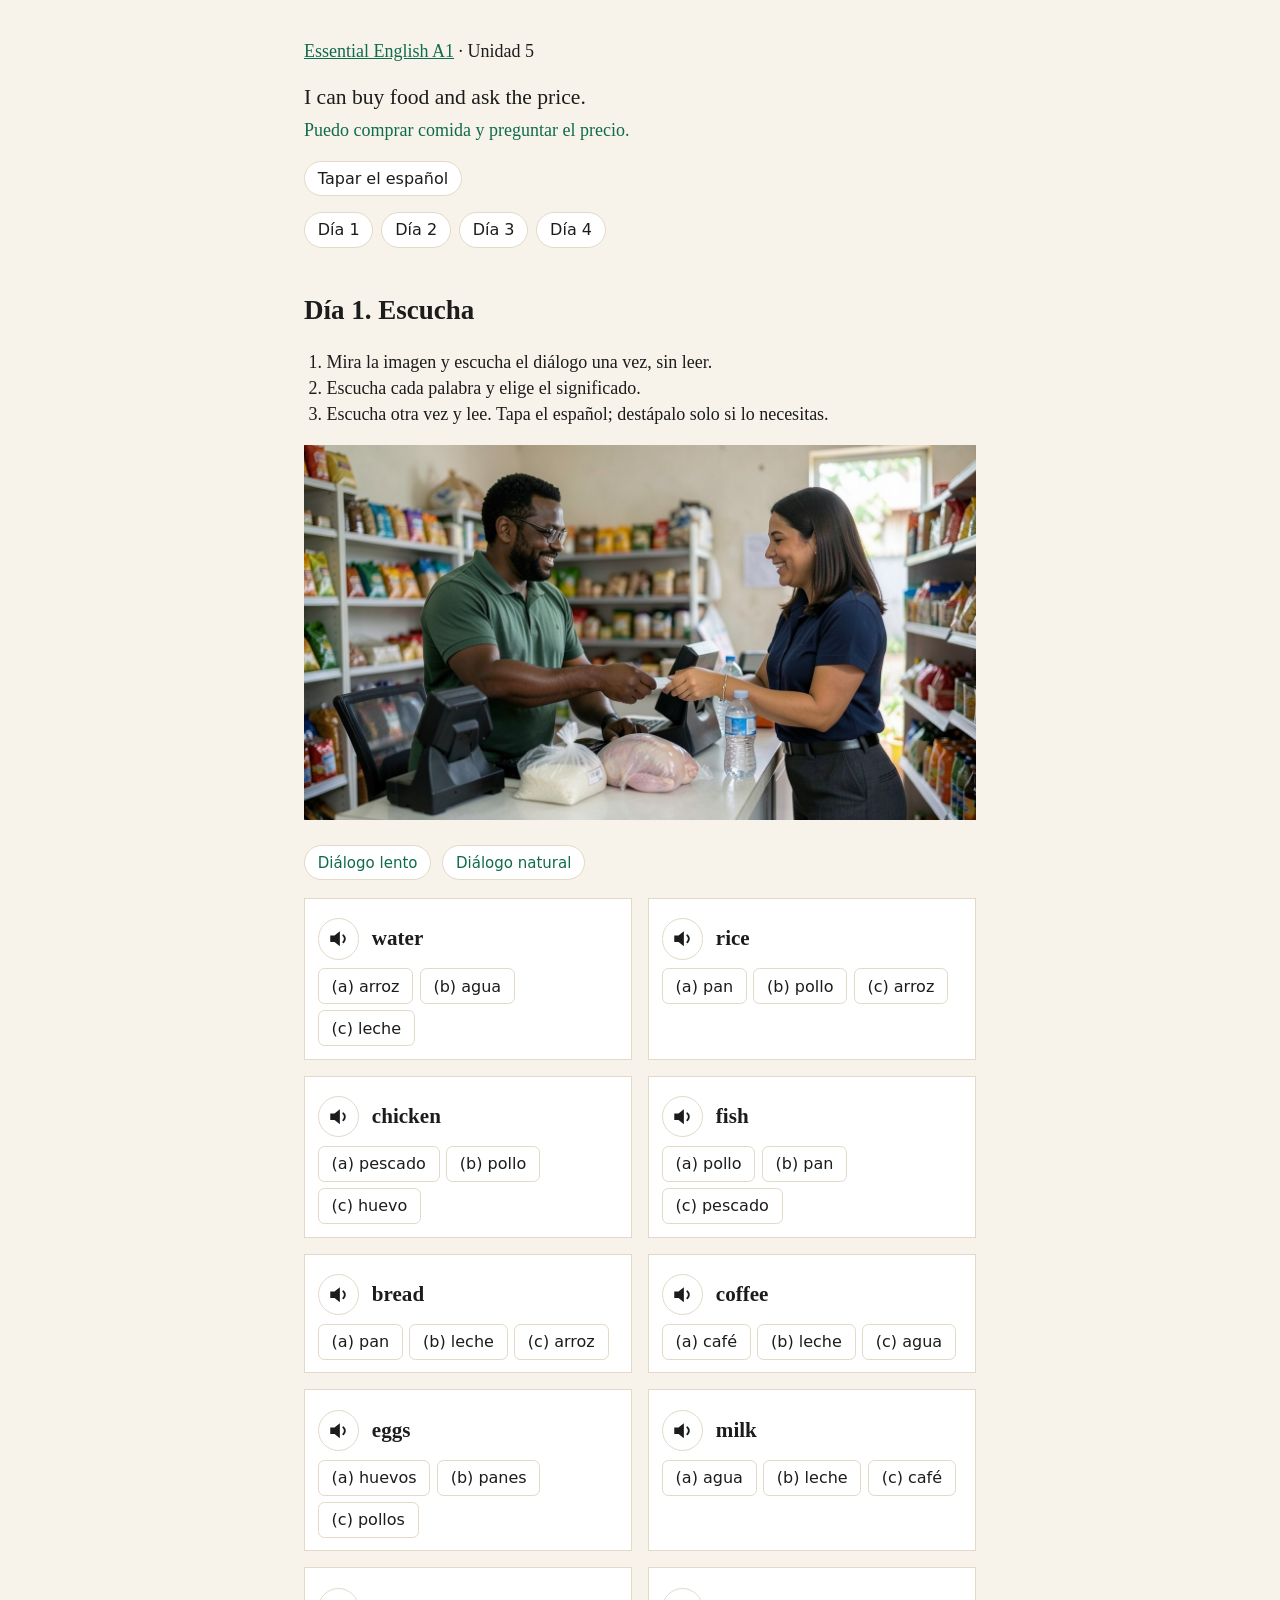
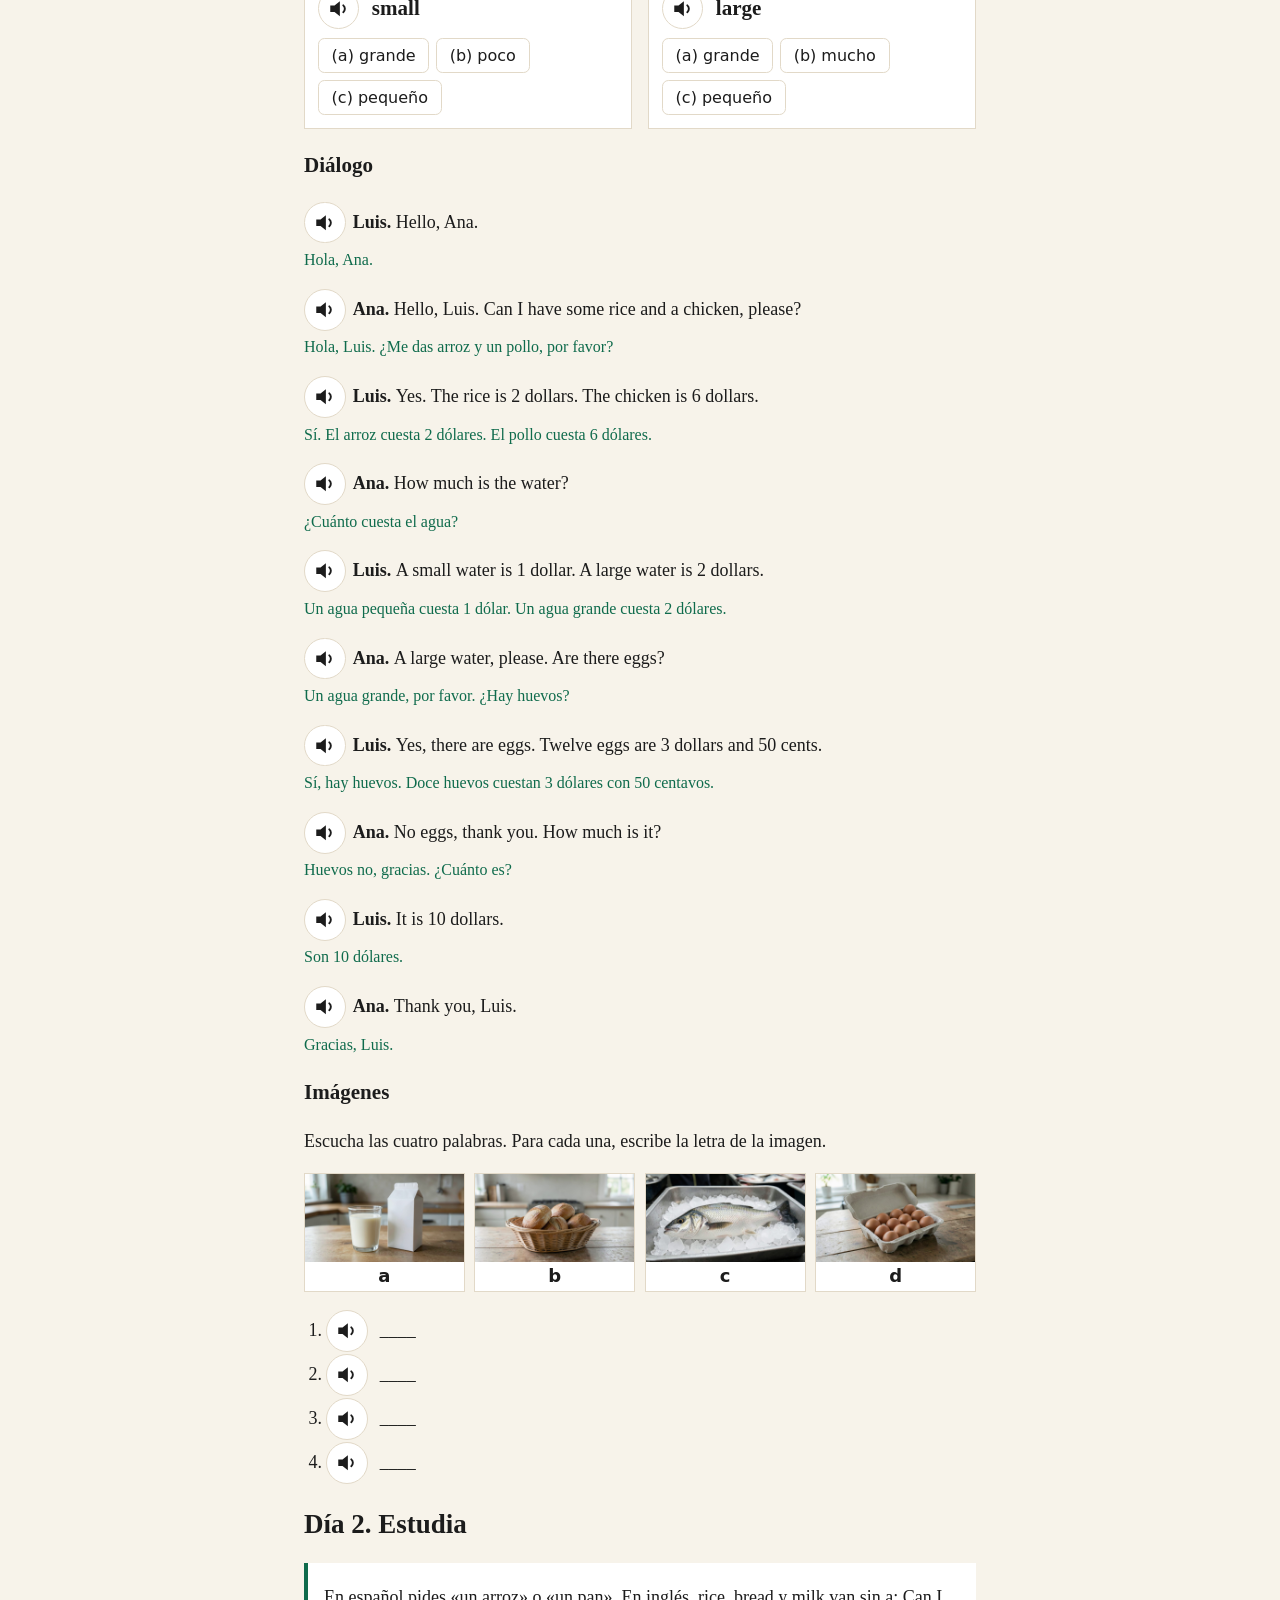
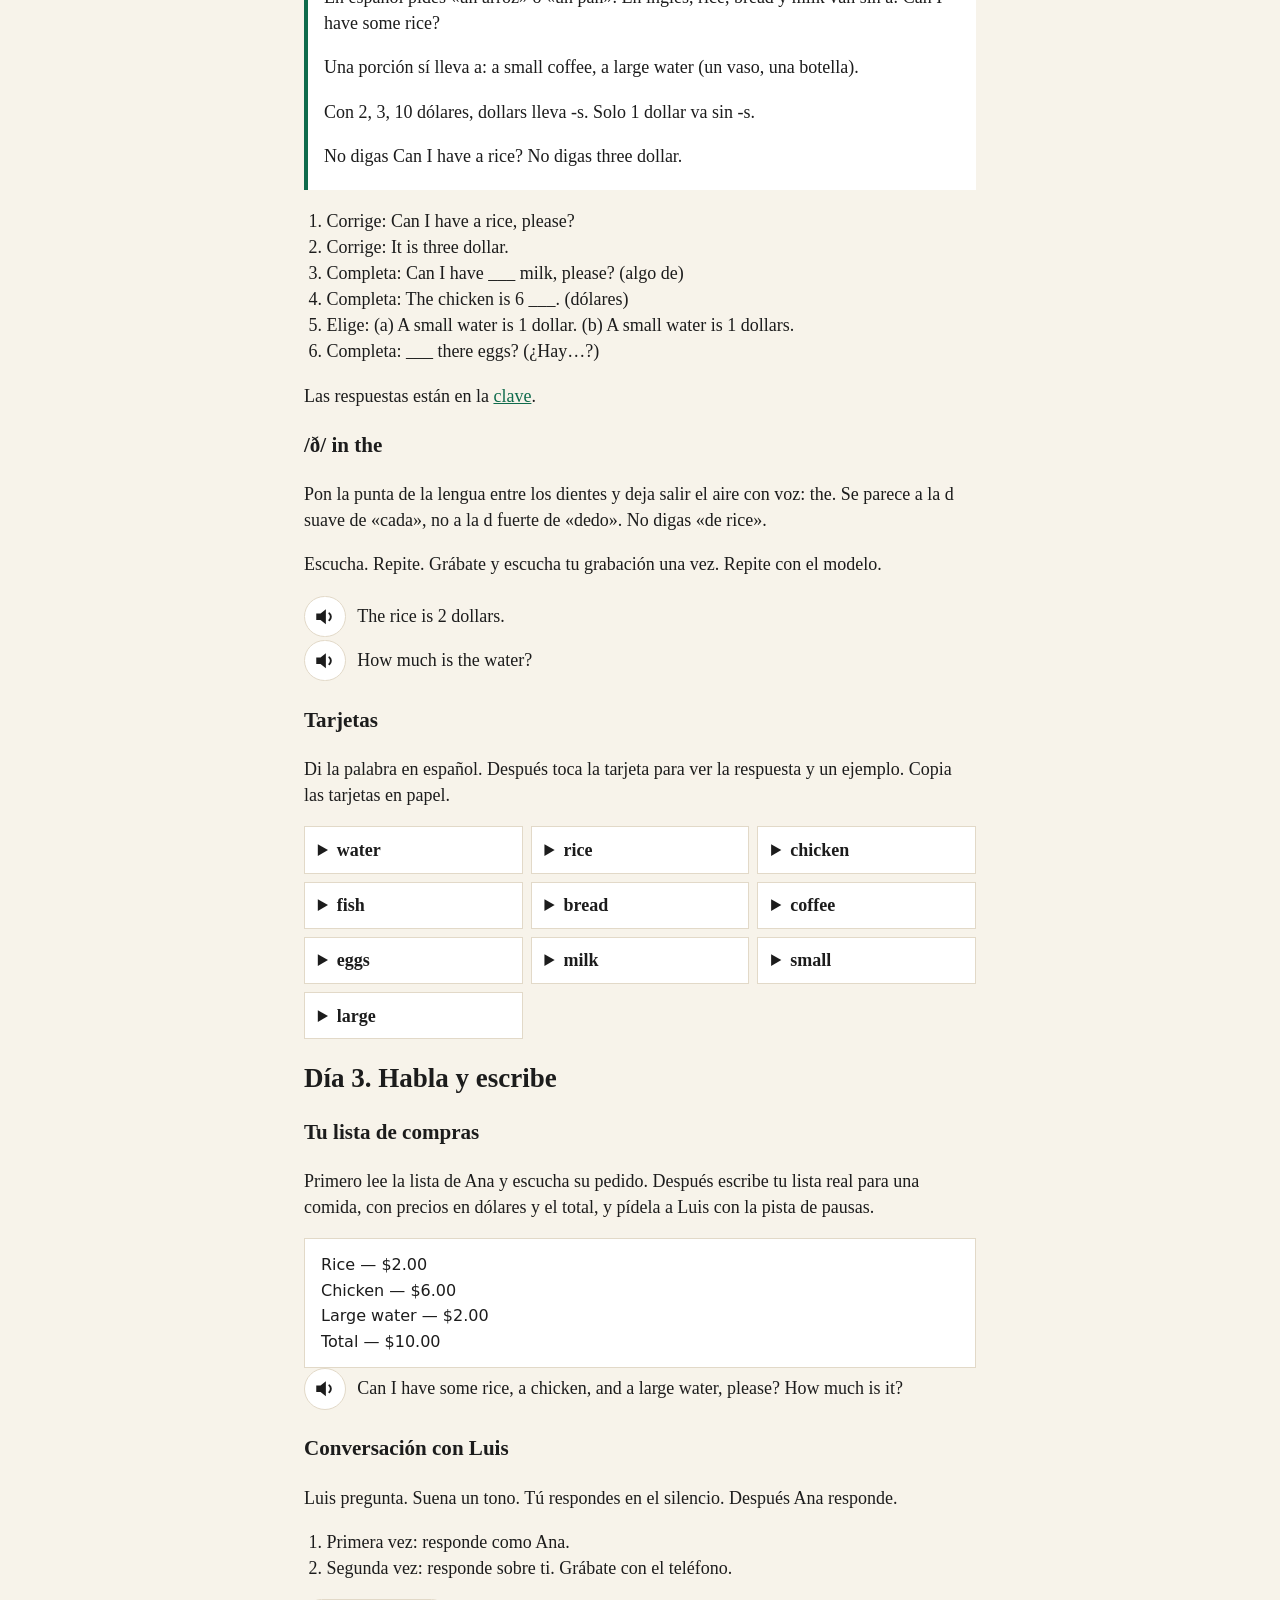
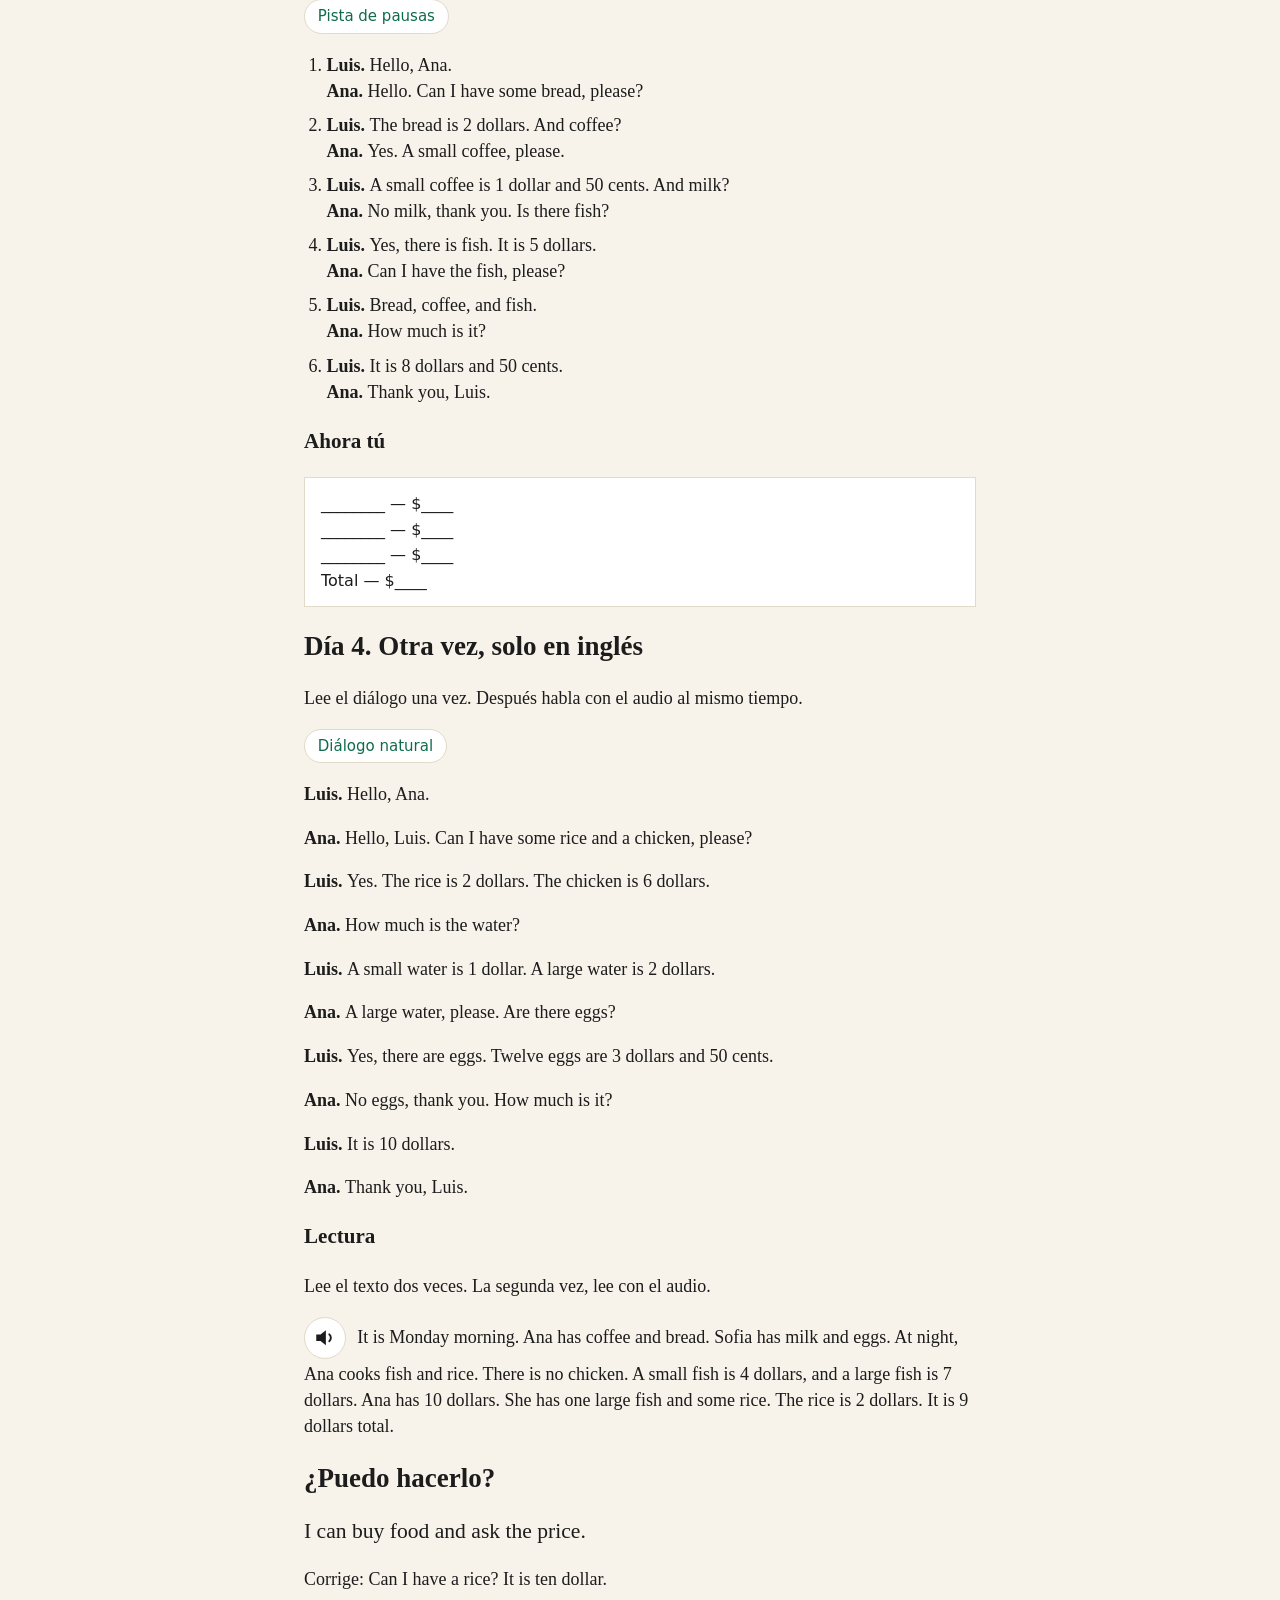
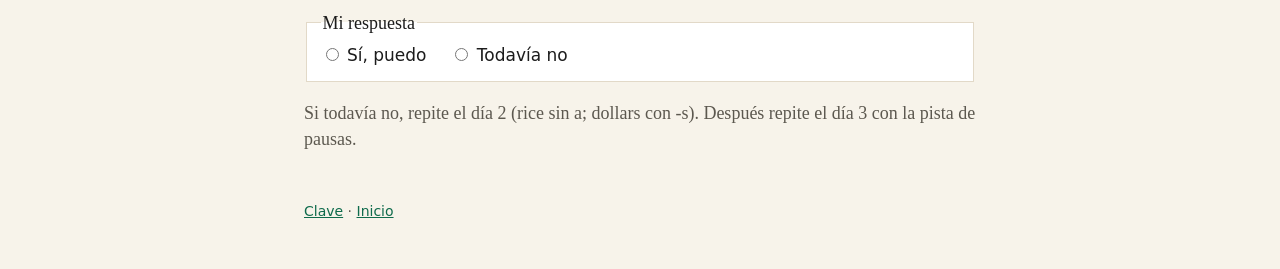
<file: u05.html>
<!DOCTYPE html>
<html lang="es">
<head>
<meta charset="utf-8">
<meta name="viewport" content="width=device-width, initial-scale=1">
<title>Unidad 5 — Essential English A1</title>
<link rel="stylesheet" href="reader.css">
</head>
<body>
<header>
<p><a href="index.html">Essential English A1</a> · Unidad 5</p>
<p class="cando"><span lang="en">I can buy food and ask the price.</span></p>
<p class="cando-es">Puedo comprar comida y preguntar el precio.</p>
<button type="button" data-cover aria-pressed="false">Tapar el español</button>
<nav>
<a href="#dia1">Día 1</a>
<a href="#dia2">Día 2</a>
<a href="#dia3">Día 3</a>
<a href="#dia4">Día 4</a>
</nav>
</header>
<main>
<section id="dia1">
<h2>Día 1. Escucha</h2>
<ol class="steps">
<li>Mira la imagen y escucha el diálogo una vez, sin leer.</li>
<li>Escucha cada palabra y elige el significado.</li>
<li>Escucha otra vez y lee. Tapa el español; destápalo solo si lo necesitas.</li>
</ol>
<img class="scene" src="images/u05-scene.jpg" alt="">
<p><a class="play" href="audio/u05/U05-dialogue-slow.mp3">Diálogo lento</a>
<a class="play" href="audio/u05/U05-dialogue.mp3">Diálogo natural</a></p>
<div class='words'><article class='word'><h3><a class="play speaker" href="audio/u05/U05-water.mp3" aria-label="Escuchar: water"><svg class="speaker" viewBox="0 0 24 24" aria-hidden="true"><path fill="currentColor" d="M4 9v6h4l5 4V5L8 9H4z"/><path fill="none" stroke="currentColor" stroke-width="1.8" stroke-linecap="round" d="M16.2 8.8a4.2 4.2 0 0 1 0 6.4"/></svg></a> <span lang="en">water</span></h3><div class='options'><button type="button" class="option" data-right="0">(a) arroz</button><button type="button" class="option" data-right="1">(b) agua</button><button type="button" class="option" data-right="0">(c) leche</button></div></article><article class='word'><h3><a class="play speaker" href="audio/u05/U05-rice.mp3" aria-label="Escuchar: rice"><svg class="speaker" viewBox="0 0 24 24" aria-hidden="true"><path fill="currentColor" d="M4 9v6h4l5 4V5L8 9H4z"/><path fill="none" stroke="currentColor" stroke-width="1.8" stroke-linecap="round" d="M16.2 8.8a4.2 4.2 0 0 1 0 6.4"/></svg></a> <span lang="en">rice</span></h3><div class='options'><button type="button" class="option" data-right="0">(a) pan</button><button type="button" class="option" data-right="0">(b) pollo</button><button type="button" class="option" data-right="1">(c) arroz</button></div></article><article class='word'><h3><a class="play speaker" href="audio/u05/U05-chicken.mp3" aria-label="Escuchar: chicken"><svg class="speaker" viewBox="0 0 24 24" aria-hidden="true"><path fill="currentColor" d="M4 9v6h4l5 4V5L8 9H4z"/><path fill="none" stroke="currentColor" stroke-width="1.8" stroke-linecap="round" d="M16.2 8.8a4.2 4.2 0 0 1 0 6.4"/></svg></a> <span lang="en">chicken</span></h3><div class='options'><button type="button" class="option" data-right="0">(a) pescado</button><button type="button" class="option" data-right="1">(b) pollo</button><button type="button" class="option" data-right="0">(c) huevo</button></div></article><article class='word'><h3><a class="play speaker" href="audio/u05/U05-fish.mp3" aria-label="Escuchar: fish"><svg class="speaker" viewBox="0 0 24 24" aria-hidden="true"><path fill="currentColor" d="M4 9v6h4l5 4V5L8 9H4z"/><path fill="none" stroke="currentColor" stroke-width="1.8" stroke-linecap="round" d="M16.2 8.8a4.2 4.2 0 0 1 0 6.4"/></svg></a> <span lang="en">fish</span></h3><div class='options'><button type="button" class="option" data-right="0">(a) pollo</button><button type="button" class="option" data-right="0">(b) pan</button><button type="button" class="option" data-right="1">(c) pescado</button></div></article><article class='word'><h3><a class="play speaker" href="audio/u05/U05-bread.mp3" aria-label="Escuchar: bread"><svg class="speaker" viewBox="0 0 24 24" aria-hidden="true"><path fill="currentColor" d="M4 9v6h4l5 4V5L8 9H4z"/><path fill="none" stroke="currentColor" stroke-width="1.8" stroke-linecap="round" d="M16.2 8.8a4.2 4.2 0 0 1 0 6.4"/></svg></a> <span lang="en">bread</span></h3><div class='options'><button type="button" class="option" data-right="1">(a) pan</button><button type="button" class="option" data-right="0">(b) leche</button><button type="button" class="option" data-right="0">(c) arroz</button></div></article><article class='word'><h3><a class="play speaker" href="audio/u05/U05-coffee.mp3" aria-label="Escuchar: coffee"><svg class="speaker" viewBox="0 0 24 24" aria-hidden="true"><path fill="currentColor" d="M4 9v6h4l5 4V5L8 9H4z"/><path fill="none" stroke="currentColor" stroke-width="1.8" stroke-linecap="round" d="M16.2 8.8a4.2 4.2 0 0 1 0 6.4"/></svg></a> <span lang="en">coffee</span></h3><div class='options'><button type="button" class="option" data-right="1">(a) café</button><button type="button" class="option" data-right="0">(b) leche</button><button type="button" class="option" data-right="0">(c) agua</button></div></article><article class='word'><h3><a class="play speaker" href="audio/u05/U05-eggs.mp3" aria-label="Escuchar: eggs"><svg class="speaker" viewBox="0 0 24 24" aria-hidden="true"><path fill="currentColor" d="M4 9v6h4l5 4V5L8 9H4z"/><path fill="none" stroke="currentColor" stroke-width="1.8" stroke-linecap="round" d="M16.2 8.8a4.2 4.2 0 0 1 0 6.4"/></svg></a> <span lang="en">eggs</span></h3><div class='options'><button type="button" class="option" data-right="1">(a) huevos</button><button type="button" class="option" data-right="0">(b) panes</button><button type="button" class="option" data-right="0">(c) pollos</button></div></article><article class='word'><h3><a class="play speaker" href="audio/u05/U05-milk.mp3" aria-label="Escuchar: milk"><svg class="speaker" viewBox="0 0 24 24" aria-hidden="true"><path fill="currentColor" d="M4 9v6h4l5 4V5L8 9H4z"/><path fill="none" stroke="currentColor" stroke-width="1.8" stroke-linecap="round" d="M16.2 8.8a4.2 4.2 0 0 1 0 6.4"/></svg></a> <span lang="en">milk</span></h3><div class='options'><button type="button" class="option" data-right="0">(a) agua</button><button type="button" class="option" data-right="1">(b) leche</button><button type="button" class="option" data-right="0">(c) café</button></div></article><article class='word'><h3><a class="play speaker" href="audio/u05/U05-small.mp3" aria-label="Escuchar: small"><svg class="speaker" viewBox="0 0 24 24" aria-hidden="true"><path fill="currentColor" d="M4 9v6h4l5 4V5L8 9H4z"/><path fill="none" stroke="currentColor" stroke-width="1.8" stroke-linecap="round" d="M16.2 8.8a4.2 4.2 0 0 1 0 6.4"/></svg></a> <span lang="en">small</span></h3><div class='options'><button type="button" class="option" data-right="0">(a) grande</button><button type="button" class="option" data-right="0">(b) poco</button><button type="button" class="option" data-right="1">(c) pequeño</button></div></article><article class='word'><h3><a class="play speaker" href="audio/u05/U05-large.mp3" aria-label="Escuchar: large"><svg class="speaker" viewBox="0 0 24 24" aria-hidden="true"><path fill="currentColor" d="M4 9v6h4l5 4V5L8 9H4z"/><path fill="none" stroke="currentColor" stroke-width="1.8" stroke-linecap="round" d="M16.2 8.8a4.2 4.2 0 0 1 0 6.4"/></svg></a> <span lang="en">large</span></h3><div class='options'><button type="button" class="option" data-right="1">(a) grande</button><button type="button" class="option" data-right="0">(b) mucho</button><button type="button" class="option" data-right="0">(c) pequeño</button></div></article></div>

<h3>Diálogo</h3>
<div class='line'><p class='en'><a class="play speaker" href="audio/u05/U05-d01.mp3" aria-label="Escuchar: Hello, Ana."><svg class="speaker" viewBox="0 0 24 24" aria-hidden="true"><path fill="currentColor" d="M4 9v6h4l5 4V5L8 9H4z"/><path fill="none" stroke="currentColor" stroke-width="1.8" stroke-linecap="round" d="M16.2 8.8a4.2 4.2 0 0 1 0 6.4"/></svg></a><strong>Luis.</strong> <span lang="en">Hello, Ana.</span></p><p class='gloss'>Hola, Ana.</p></div><div class='line'><p class='en'><a class="play speaker" href="audio/u05/U05-d02.mp3" aria-label="Escuchar: Hello, Luis. Can I have some rice and a chicken, please?"><svg class="speaker" viewBox="0 0 24 24" aria-hidden="true"><path fill="currentColor" d="M4 9v6h4l5 4V5L8 9H4z"/><path fill="none" stroke="currentColor" stroke-width="1.8" stroke-linecap="round" d="M16.2 8.8a4.2 4.2 0 0 1 0 6.4"/></svg></a><strong>Ana.</strong> <span lang="en">Hello, Luis. Can I have some rice and a chicken, please?</span></p><p class='gloss'>Hola, Luis. ¿Me das arroz y un pollo, por favor?</p></div><div class='line'><p class='en'><a class="play speaker" href="audio/u05/U05-d03.mp3" aria-label="Escuchar: Yes. The rice is 2 dollars. The chicken is 6 dollars."><svg class="speaker" viewBox="0 0 24 24" aria-hidden="true"><path fill="currentColor" d="M4 9v6h4l5 4V5L8 9H4z"/><path fill="none" stroke="currentColor" stroke-width="1.8" stroke-linecap="round" d="M16.2 8.8a4.2 4.2 0 0 1 0 6.4"/></svg></a><strong>Luis.</strong> <span lang="en">Yes. The rice is 2 dollars. The chicken is 6 dollars.</span></p><p class='gloss'>Sí. El arroz cuesta 2 dólares. El pollo cuesta 6 dólares.</p></div><div class='line'><p class='en'><a class="play speaker" href="audio/u05/U05-d04.mp3" aria-label="Escuchar: How much is the water?"><svg class="speaker" viewBox="0 0 24 24" aria-hidden="true"><path fill="currentColor" d="M4 9v6h4l5 4V5L8 9H4z"/><path fill="none" stroke="currentColor" stroke-width="1.8" stroke-linecap="round" d="M16.2 8.8a4.2 4.2 0 0 1 0 6.4"/></svg></a><strong>Ana.</strong> <span lang="en">How much is the water?</span></p><p class='gloss'>¿Cuánto cuesta el agua?</p></div><div class='line'><p class='en'><a class="play speaker" href="audio/u05/U05-d05.mp3" aria-label="Escuchar: A small water is 1 dollar. A large water is 2 dollars."><svg class="speaker" viewBox="0 0 24 24" aria-hidden="true"><path fill="currentColor" d="M4 9v6h4l5 4V5L8 9H4z"/><path fill="none" stroke="currentColor" stroke-width="1.8" stroke-linecap="round" d="M16.2 8.8a4.2 4.2 0 0 1 0 6.4"/></svg></a><strong>Luis.</strong> <span lang="en">A small water is 1 dollar. A large water is 2 dollars.</span></p><p class='gloss'>Un agua pequeña cuesta 1 dólar. Un agua grande cuesta 2 dólares.</p></div><div class='line'><p class='en'><a class="play speaker" href="audio/u05/U05-d06.mp3" aria-label="Escuchar: A large water, please. Are there eggs?"><svg class="speaker" viewBox="0 0 24 24" aria-hidden="true"><path fill="currentColor" d="M4 9v6h4l5 4V5L8 9H4z"/><path fill="none" stroke="currentColor" stroke-width="1.8" stroke-linecap="round" d="M16.2 8.8a4.2 4.2 0 0 1 0 6.4"/></svg></a><strong>Ana.</strong> <span lang="en">A large water, please. Are there eggs?</span></p><p class='gloss'>Un agua grande, por favor. ¿Hay huevos?</p></div><div class='line'><p class='en'><a class="play speaker" href="audio/u05/U05-d07.mp3" aria-label="Escuchar: Yes, there are eggs. Twelve eggs are 3 dollars and 50 cents."><svg class="speaker" viewBox="0 0 24 24" aria-hidden="true"><path fill="currentColor" d="M4 9v6h4l5 4V5L8 9H4z"/><path fill="none" stroke="currentColor" stroke-width="1.8" stroke-linecap="round" d="M16.2 8.8a4.2 4.2 0 0 1 0 6.4"/></svg></a><strong>Luis.</strong> <span lang="en">Yes, there are eggs. Twelve eggs are 3 dollars and 50 cents.</span></p><p class='gloss'>Sí, hay huevos. Doce huevos cuestan 3 dólares con 50 centavos.</p></div><div class='line'><p class='en'><a class="play speaker" href="audio/u05/U05-d08.mp3" aria-label="Escuchar: No eggs, thank you. How much is it?"><svg class="speaker" viewBox="0 0 24 24" aria-hidden="true"><path fill="currentColor" d="M4 9v6h4l5 4V5L8 9H4z"/><path fill="none" stroke="currentColor" stroke-width="1.8" stroke-linecap="round" d="M16.2 8.8a4.2 4.2 0 0 1 0 6.4"/></svg></a><strong>Ana.</strong> <span lang="en">No eggs, thank you. How much is it?</span></p><p class='gloss'>Huevos no, gracias. ¿Cuánto es?</p></div><div class='line'><p class='en'><a class="play speaker" href="audio/u05/U05-d09.mp3" aria-label="Escuchar: It is 10 dollars."><svg class="speaker" viewBox="0 0 24 24" aria-hidden="true"><path fill="currentColor" d="M4 9v6h4l5 4V5L8 9H4z"/><path fill="none" stroke="currentColor" stroke-width="1.8" stroke-linecap="round" d="M16.2 8.8a4.2 4.2 0 0 1 0 6.4"/></svg></a><strong>Luis.</strong> <span lang="en">It is 10 dollars.</span></p><p class='gloss'>Son 10 dólares.</p></div><div class='line'><p class='en'><a class="play speaker" href="audio/u05/U05-d10.mp3" aria-label="Escuchar: Thank you, Luis."><svg class="speaker" viewBox="0 0 24 24" aria-hidden="true"><path fill="currentColor" d="M4 9v6h4l5 4V5L8 9H4z"/><path fill="none" stroke="currentColor" stroke-width="1.8" stroke-linecap="round" d="M16.2 8.8a4.2 4.2 0 0 1 0 6.4"/></svg></a><strong>Ana.</strong> <span lang="en">Thank you, Luis.</span></p><p class='gloss'>Gracias, Luis.</p></div>
<h3>Imágenes</h3><p>Escucha las cuatro palabras. Para cada una, escribe la letra de la imagen.</p><div class='pictures'><figure><img src='images/u05-milk.jpg' alt=''><figcaption>a</figcaption></figure><figure><img src='images/u05-bread.jpg' alt=''><figcaption>b</figcaption></figure><figure><img src='images/u05-fish.jpg' alt=''><figcaption>c</figcaption></figure><figure><img src='images/u05-eggs.jpg' alt=''><figcaption>d</figcaption></figure></div><ol class='task'><li><a class="play speaker" href="audio/u05/U05-milk.mp3" aria-label="Escuchar: palabra 1"><svg class="speaker" viewBox="0 0 24 24" aria-hidden="true"><path fill="currentColor" d="M4 9v6h4l5 4V5L8 9H4z"/><path fill="none" stroke="currentColor" stroke-width="1.8" stroke-linecap="round" d="M16.2 8.8a4.2 4.2 0 0 1 0 6.4"/></svg></a> ____</li><li><a class="play speaker" href="audio/u05/U05-fish.mp3" aria-label="Escuchar: palabra 2"><svg class="speaker" viewBox="0 0 24 24" aria-hidden="true"><path fill="currentColor" d="M4 9v6h4l5 4V5L8 9H4z"/><path fill="none" stroke="currentColor" stroke-width="1.8" stroke-linecap="round" d="M16.2 8.8a4.2 4.2 0 0 1 0 6.4"/></svg></a> ____</li><li><a class="play speaker" href="audio/u05/U05-eggs.mp3" aria-label="Escuchar: palabra 3"><svg class="speaker" viewBox="0 0 24 24" aria-hidden="true"><path fill="currentColor" d="M4 9v6h4l5 4V5L8 9H4z"/><path fill="none" stroke="currentColor" stroke-width="1.8" stroke-linecap="round" d="M16.2 8.8a4.2 4.2 0 0 1 0 6.4"/></svg></a> ____</li><li><a class="play speaker" href="audio/u05/U05-bread.mp3" aria-label="Escuchar: palabra 4"><svg class="speaker" viewBox="0 0 24 24" aria-hidden="true"><path fill="currentColor" d="M4 9v6h4l5 4V5L8 9H4z"/><path fill="none" stroke="currentColor" stroke-width="1.8" stroke-linecap="round" d="M16.2 8.8a4.2 4.2 0 0 1 0 6.4"/></svg></a> ____</li></ol>
</section>
<section id="dia2">
<h2>Día 2. Estudia</h2>
<div class="box"><p>En español pides «un arroz» o «un pan». En inglés, rice, bread y milk van sin a: Can I have some rice?</p><p>Una porción sí lleva a: a small coffee, a large water (un vaso, una botella).</p><p>Con 2, 3, 10 dólares, dollars lleva -s. Solo 1 dollar va sin -s.</p><p>No digas Can I have a rice? No digas three dollar.</p></div>
<ol class="practice"><li>Corrige: Can I have a rice, please?</li><li>Corrige: It is three dollar.</li><li>Completa: Can I have ___ milk, please? (algo de)</li><li>Completa: The chicken is 6 ___. (dólares)</li><li>Elige: (a) A small water is 1 dollar. (b) A small water is 1 dollars.</li><li>Completa: ___ there eggs? (¿Hay…?)</li></ol>
<p>Las respuestas están en la <a href="key.html#u05">clave</a>.</p>

<h3 lang="en">/ð/ in the</h3>
<p>Pon la punta de la lengua entre los dientes y deja salir el aire con voz: the. Se parece a la d suave de «cada», no a la d fuerte de «dedo». No digas «de rice».</p>
<p>Escucha. Repite. Grábate y escucha tu grabación una vez. Repite con el modelo.</p>
<p class='en'><a class="play speaker" href="audio/u05/U05-sound-rice.mp3" aria-label="Escuchar: The rice is 2 dollars."><svg class="speaker" viewBox="0 0 24 24" aria-hidden="true"><path fill="currentColor" d="M4 9v6h4l5 4V5L8 9H4z"/><path fill="none" stroke="currentColor" stroke-width="1.8" stroke-linecap="round" d="M16.2 8.8a4.2 4.2 0 0 1 0 6.4"/></svg></a> <span lang="en">The rice is 2 dollars.</span></p><p class='en'><a class="play speaker" href="audio/u05/U05-sound-water.mp3" aria-label="Escuchar: How much is the water?"><svg class="speaker" viewBox="0 0 24 24" aria-hidden="true"><path fill="currentColor" d="M4 9v6h4l5 4V5L8 9H4z"/><path fill="none" stroke="currentColor" stroke-width="1.8" stroke-linecap="round" d="M16.2 8.8a4.2 4.2 0 0 1 0 6.4"/></svg></a> <span lang="en">How much is the water?</span></p>
<h3>Tarjetas</h3><p>Di la palabra en español. Después toca la tarjeta para ver la respuesta y un ejemplo. Copia las tarjetas en papel.</p><div class='cards'><details class='flash'><summary><span lang="en">water</span></summary><p>agua</p><p><span lang="en">How much is the water?</span></p></details><details class='flash'><summary><span lang="en">rice</span></summary><p>arroz</p><p><span lang="en">The rice is 2 dollars.</span></p></details><details class='flash'><summary><span lang="en">chicken</span></summary><p>pollo</p><p><span lang="en">The chicken is 6 dollars.</span></p></details><details class='flash'><summary><span lang="en">fish</span></summary><p>pescado</p><p><span lang="en">Can I have the fish, please?</span></p></details><details class='flash'><summary><span lang="en">bread</span></summary><p>pan</p><p><span lang="en">Can I have some bread, please?</span></p></details><details class='flash'><summary><span lang="en">coffee</span></summary><p>café</p><p><span lang="en">A small coffee, please.</span></p></details><details class='flash'><summary><span lang="en">eggs</span></summary><p>huevos</p><p><span lang="en">Yes, there are eggs.</span></p></details><details class='flash'><summary><span lang="en">milk</span></summary><p>leche</p><p><span lang="en">No milk, thank you.</span></p></details><details class='flash'><summary><span lang="en">small</span></summary><p>pequeño</p><p><span lang="en">A small water is 1 dollar.</span></p></details><details class='flash'><summary><span lang="en">large</span></summary><p>grande</p><p><span lang="en">A large water, please.</span></p></details></div>
</section>
<section id="dia3">
<h2>Día 3. Habla y escribe</h2>
<h3>Tu lista de compras</h3>
<p>Primero lee la lista de Ana y escucha su pedido. Después escribe tu lista real para una comida, con precios en dólares y el total, y pídela a Luis con la pista de pausas.</p>
<div class="card"><div><span lang="en">Rice — $2.00</span></div><div><span lang="en">Chicken — $6.00</span></div><div><span lang="en">Large water — $2.00</span></div><div><span lang="en">Total — $10.00</span></div></div>
<p class="en"><a class="play speaker" href="audio/u05/U05-model.mp3" aria-label="Escuchar: Can I have some rice, a chicken, and a large water, please? How much is it?"><svg class="speaker" viewBox="0 0 24 24" aria-hidden="true"><path fill="currentColor" d="M4 9v6h4l5 4V5L8 9H4z"/><path fill="none" stroke="currentColor" stroke-width="1.8" stroke-linecap="round" d="M16.2 8.8a4.2 4.2 0 0 1 0 6.4"/></svg></a> <span lang="en">Can I have some rice, a chicken, and a large water, please? How much is it?</span></p>
<h3>Conversación con Luis</h3>
<p>Luis pregunta. Suena un tono. Tú respondes en el silencio. Después Ana responde.</p>
<ol class="steps"><li>Primera vez: responde como Ana.</li><li>Segunda vez: responde sobre ti. Grábate con el teléfono.</li></ol>
<p><a class="play" href="audio/u05/U05-pause.mp3">Pista de pausas</a></p>
<ol class="pairs"><li><strong>Luis.</strong> <span lang="en">Hello, Ana.</span><br><strong>Ana.</strong> <span lang="en">Hello. Can I have some bread, please?</span></li><li><strong>Luis.</strong> <span lang="en">The bread is 2 dollars. And coffee?</span><br><strong>Ana.</strong> <span lang="en">Yes. A small coffee, please.</span></li><li><strong>Luis.</strong> <span lang="en">A small coffee is 1 dollar and 50 cents. And milk?</span><br><strong>Ana.</strong> <span lang="en">No milk, thank you. Is there fish?</span></li><li><strong>Luis.</strong> <span lang="en">Yes, there is fish. It is 5 dollars.</span><br><strong>Ana.</strong> <span lang="en">Can I have the fish, please?</span></li><li><strong>Luis.</strong> <span lang="en">Bread, coffee, and fish.</span><br><strong>Ana.</strong> <span lang="en">How much is it?</span></li><li><strong>Luis.</strong> <span lang="en">It is 8 dollars and 50 cents.</span><br><strong>Ana.</strong> <span lang="en">Thank you, Luis.</span></li></ol>
<h3>Ahora tú</h3>
<div class="card"><div><span lang="en">________ — $____</span></div><div><span lang="en">________ — $____</span></div><div><span lang="en">________ — $____</span></div><div><span lang="en">Total — $____</span></div></div>
</section>
<section id="dia4">
<h2>Día 4. Otra vez, solo en inglés</h2>
<p>Lee el diálogo una vez. Después habla con el audio al mismo tiempo.</p>
<p><a class="play" href="audio/u05/U05-dialogue.mp3">Diálogo natural</a></p>
<div class='line'><p class='en'><strong>Luis.</strong> <span lang="en">Hello, Ana.</span></p></div><div class='line'><p class='en'><strong>Ana.</strong> <span lang="en">Hello, Luis. Can I have some rice and a chicken, please?</span></p></div><div class='line'><p class='en'><strong>Luis.</strong> <span lang="en">Yes. The rice is 2 dollars. The chicken is 6 dollars.</span></p></div><div class='line'><p class='en'><strong>Ana.</strong> <span lang="en">How much is the water?</span></p></div><div class='line'><p class='en'><strong>Luis.</strong> <span lang="en">A small water is 1 dollar. A large water is 2 dollars.</span></p></div><div class='line'><p class='en'><strong>Ana.</strong> <span lang="en">A large water, please. Are there eggs?</span></p></div><div class='line'><p class='en'><strong>Luis.</strong> <span lang="en">Yes, there are eggs. Twelve eggs are 3 dollars and 50 cents.</span></p></div><div class='line'><p class='en'><strong>Ana.</strong> <span lang="en">No eggs, thank you. How much is it?</span></p></div><div class='line'><p class='en'><strong>Luis.</strong> <span lang="en">It is 10 dollars.</span></p></div><div class='line'><p class='en'><strong>Ana.</strong> <span lang="en">Thank you, Luis.</span></p></div>
<h3>Lectura</h3><p>Lee el texto dos veces. La segunda vez, lee con el audio.</p><p class='en'><a class="play speaker" href="audio/u05/U05-fluency.mp3" aria-label="Escuchar: lectura"><svg class="speaker" viewBox="0 0 24 24" aria-hidden="true"><path fill="currentColor" d="M4 9v6h4l5 4V5L8 9H4z"/><path fill="none" stroke="currentColor" stroke-width="1.8" stroke-linecap="round" d="M16.2 8.8a4.2 4.2 0 0 1 0 6.4"/></svg></a> <span lang="en">It is Monday morning. Ana has coffee and bread. Sofia has milk and eggs. At night, Ana cooks fish and rice. There is no chicken. A small fish is 4 dollars, and a large fish is 7 dollars. Ana has 10 dollars. She has one large fish and some rice. The rice is 2 dollars. It is 9 dollars total.</span></p>
<h2>¿Puedo hacerlo?</h2>
<p class="cando"><span lang="en">I can buy food and ask the price.</span></p>
<p>Corrige: Can I have a rice? It is ten dollar.</p>
<fieldset class="selfcheck" data-store="check-u05">
<legend>Mi respuesta</legend>
<label><input type="radio" name="check-u05" value="si"> Sí, puedo</label>
<label><input type="radio" name="check-u05" value="no"> Todavía no</label>
</fieldset>
<p class="repeat">Si todavía no, repite el día 2 (rice sin a; dollars con -s). Después repite el día 3 con la pista de pausas.</p>
</section>
</main>
<footer><a href="key.html">Clave</a> · <a href="index.html">Inicio</a></footer>
<script src="app.js"></script>
</body>
</html>
</file>
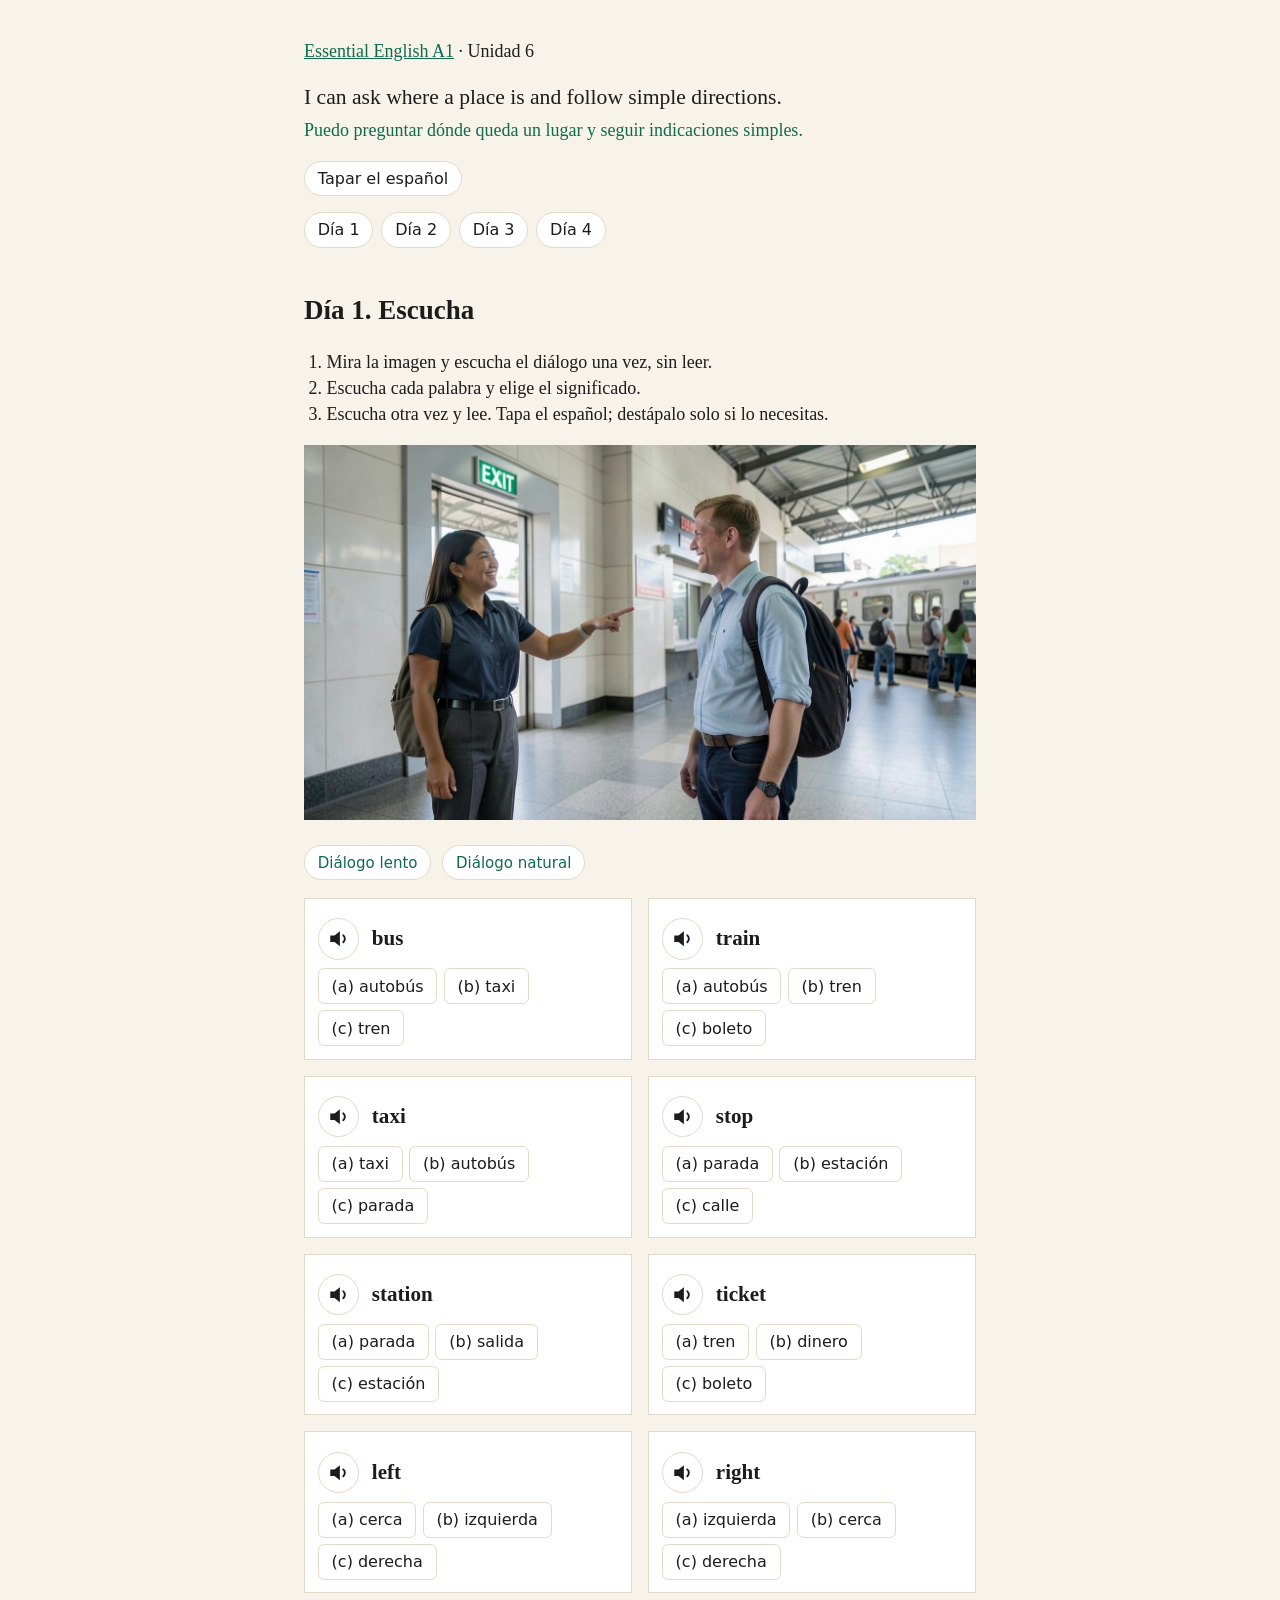
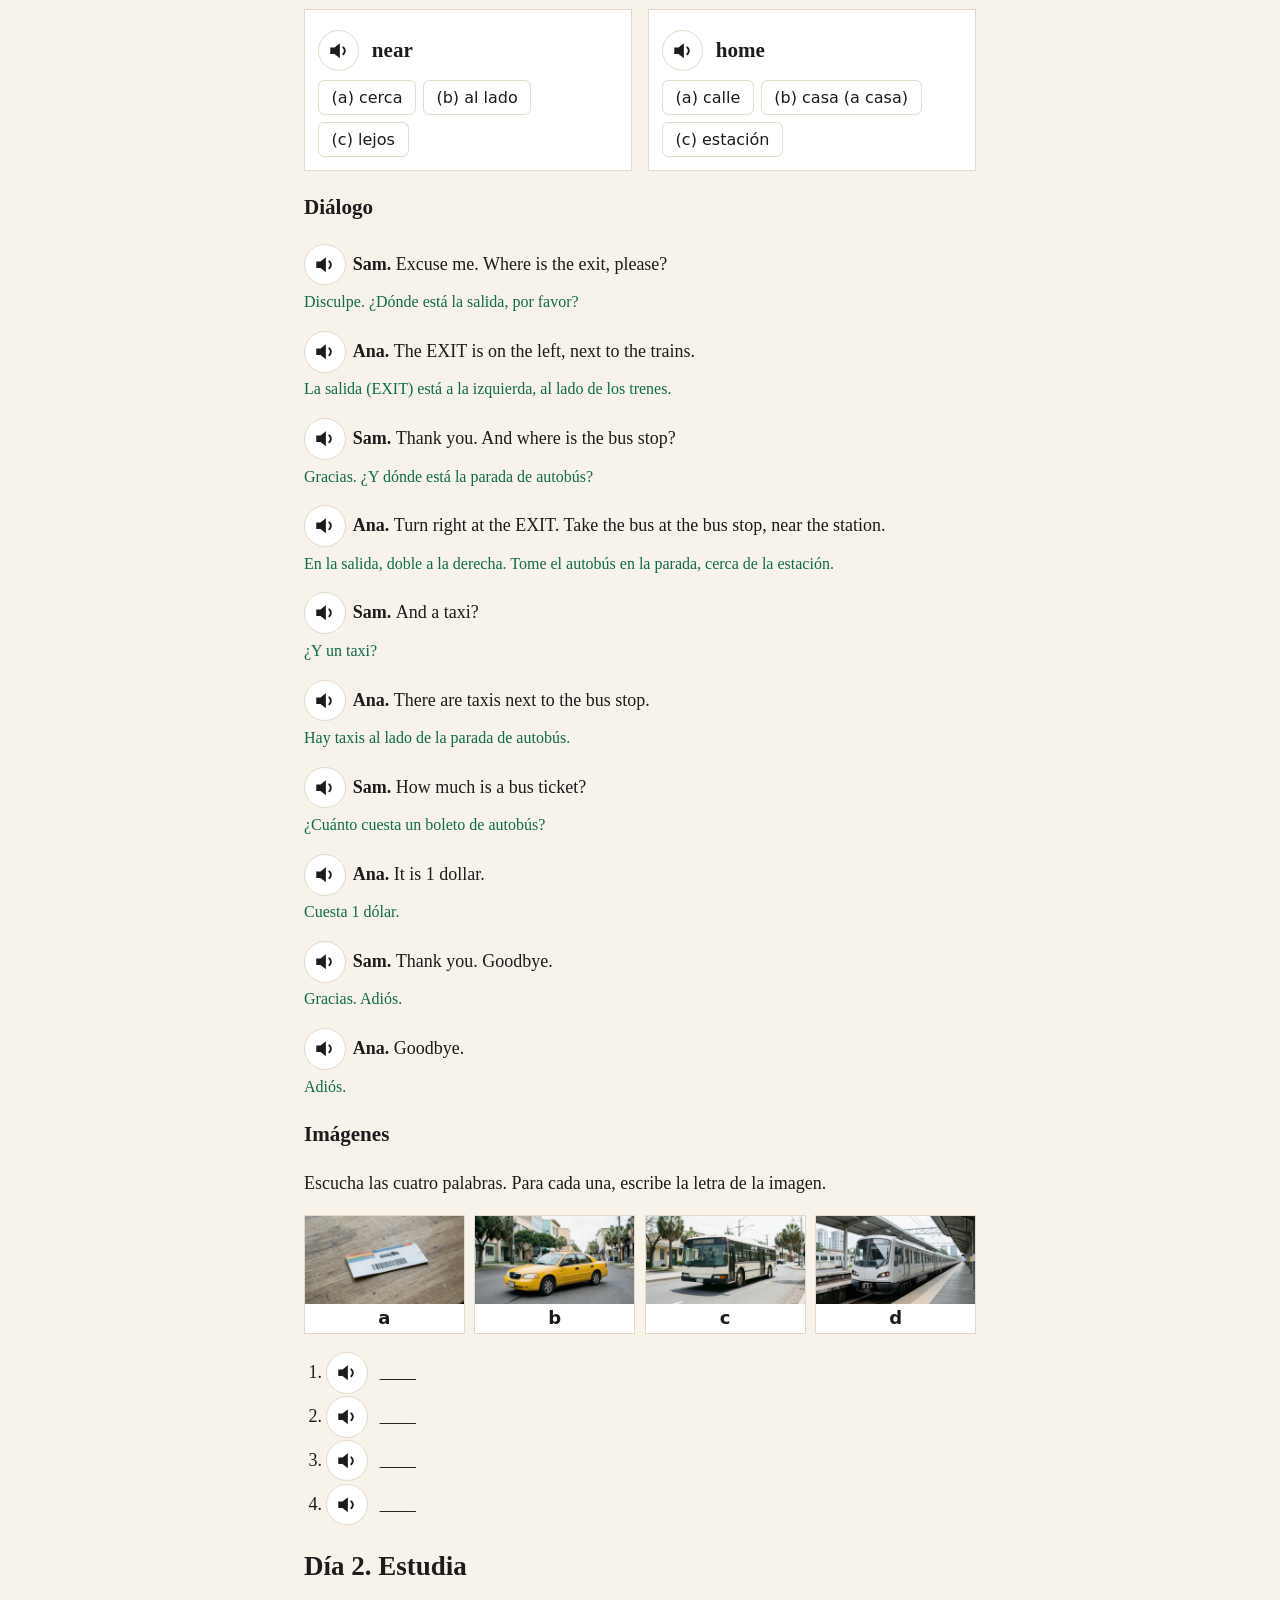
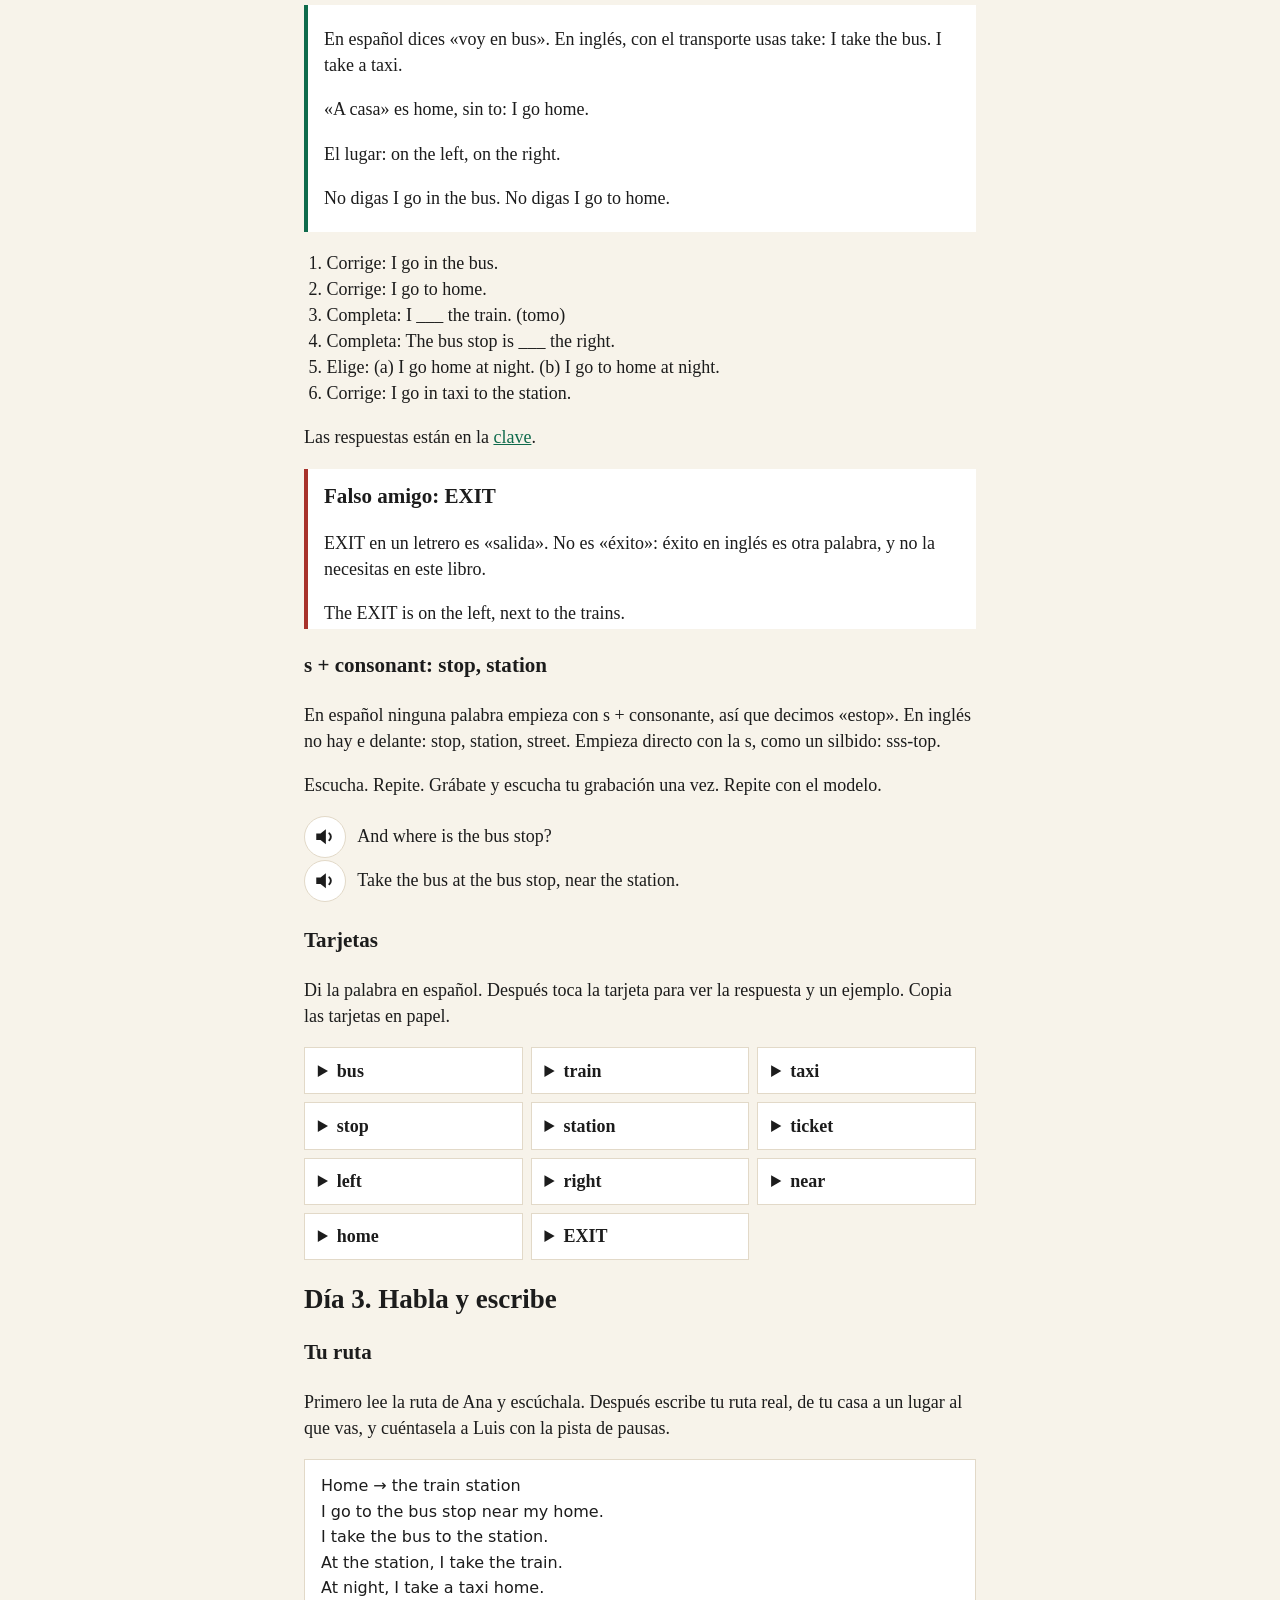
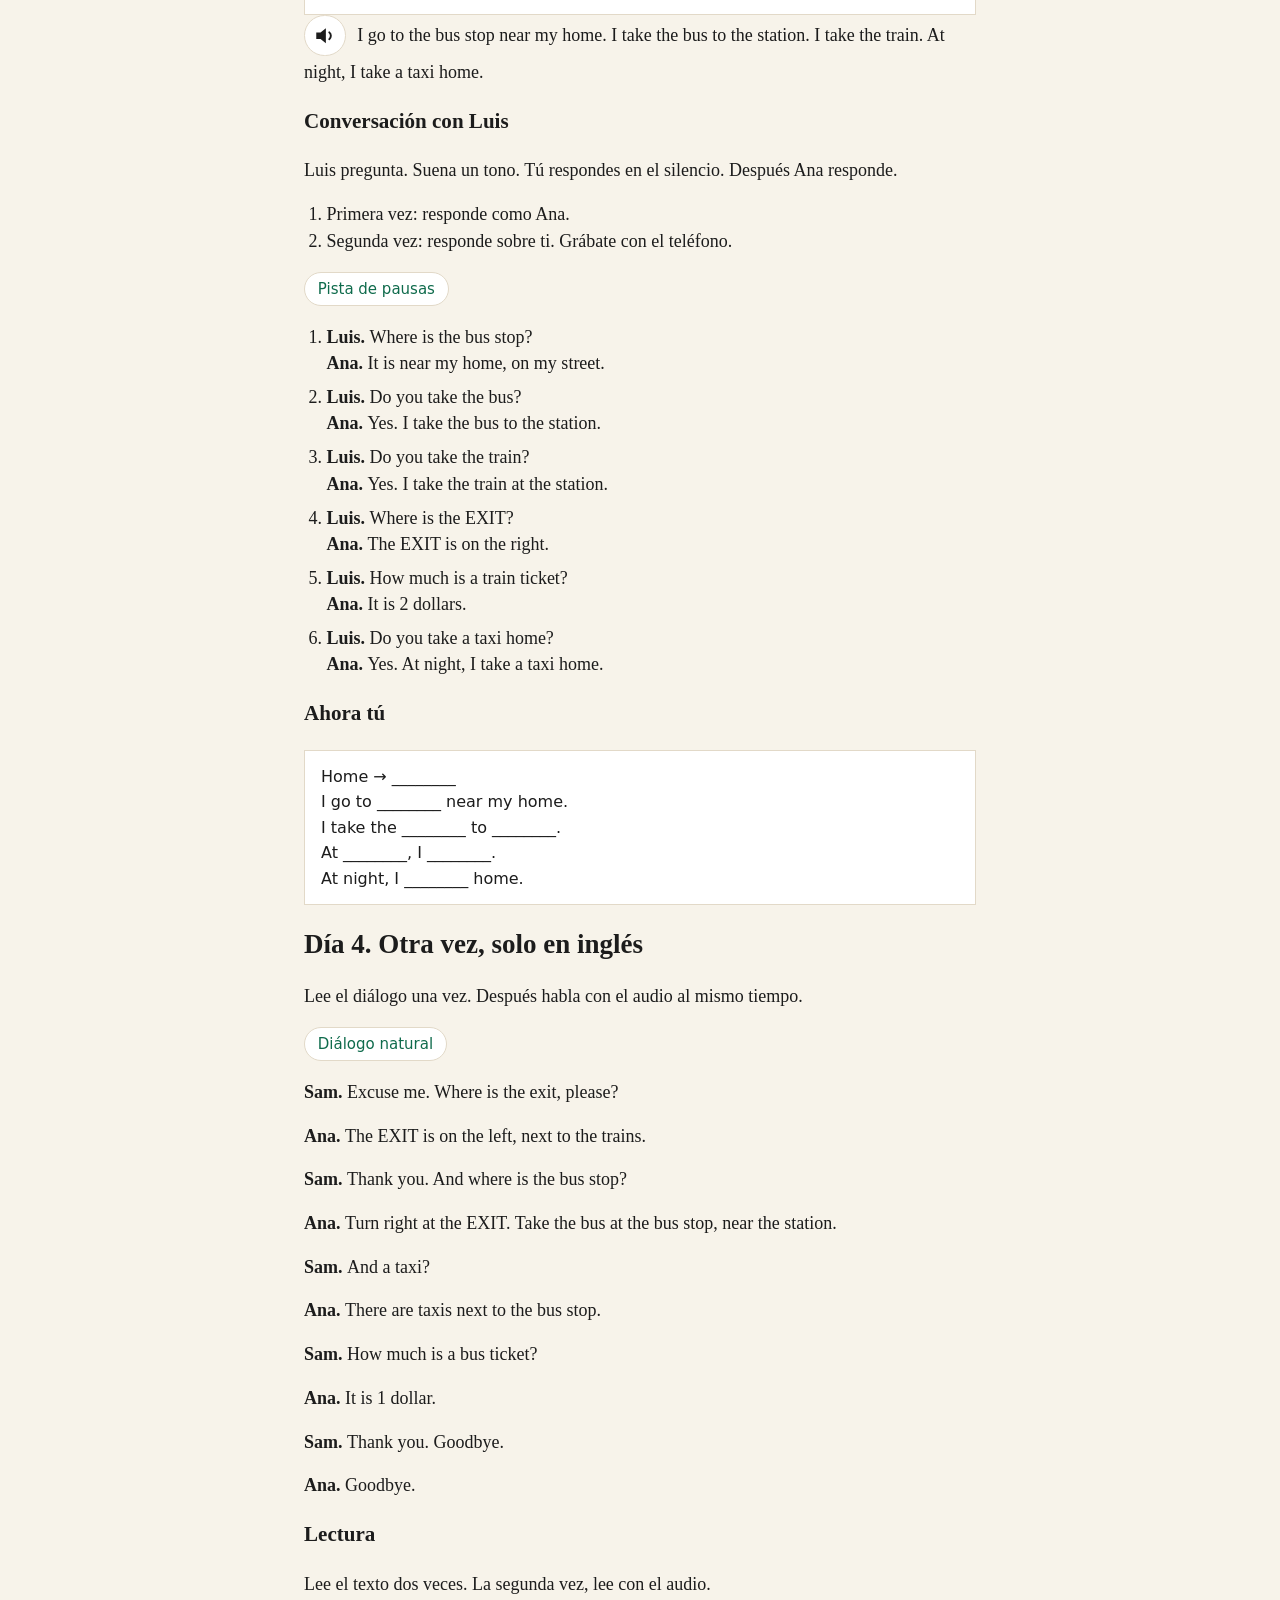
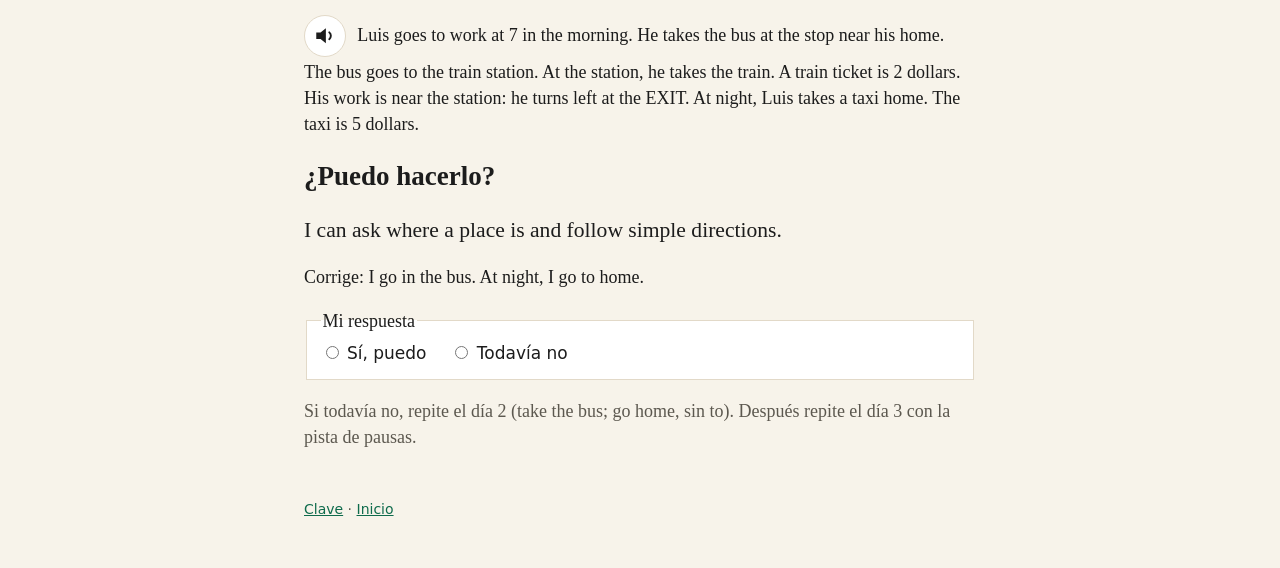
<file: u06.html>
<!DOCTYPE html>
<html lang="es">
<head>
<meta charset="utf-8">
<meta name="viewport" content="width=device-width, initial-scale=1">
<title>Unidad 6 — Essential English A1</title>
<link rel="stylesheet" href="reader.css">
</head>
<body>
<header>
<p><a href="index.html">Essential English A1</a> · Unidad 6</p>
<p class="cando"><span lang="en">I can ask where a place is and follow simple directions.</span></p>
<p class="cando-es">Puedo preguntar dónde queda un lugar y seguir indicaciones simples.</p>
<button type="button" data-cover aria-pressed="false">Tapar el español</button>
<nav>
<a href="#dia1">Día 1</a>
<a href="#dia2">Día 2</a>
<a href="#dia3">Día 3</a>
<a href="#dia4">Día 4</a>
</nav>
</header>
<main>
<section id="dia1">
<h2>Día 1. Escucha</h2>
<ol class="steps">
<li>Mira la imagen y escucha el diálogo una vez, sin leer.</li>
<li>Escucha cada palabra y elige el significado.</li>
<li>Escucha otra vez y lee. Tapa el español; destápalo solo si lo necesitas.</li>
</ol>
<img class="scene" src="images/u06-scene.jpg" alt="">
<p><a class="play" href="audio/u06/U06-dialogue-slow.mp3">Diálogo lento</a>
<a class="play" href="audio/u06/U06-dialogue.mp3">Diálogo natural</a></p>
<div class='words'><article class='word'><h3><a class="play speaker" href="audio/u06/U06-bus.mp3" aria-label="Escuchar: bus"><svg class="speaker" viewBox="0 0 24 24" aria-hidden="true"><path fill="currentColor" d="M4 9v6h4l5 4V5L8 9H4z"/><path fill="none" stroke="currentColor" stroke-width="1.8" stroke-linecap="round" d="M16.2 8.8a4.2 4.2 0 0 1 0 6.4"/></svg></a> <span lang="en">bus</span></h3><div class='options'><button type="button" class="option" data-right="1">(a) autobús</button><button type="button" class="option" data-right="0">(b) taxi</button><button type="button" class="option" data-right="0">(c) tren</button></div></article><article class='word'><h3><a class="play speaker" href="audio/u06/U06-train.mp3" aria-label="Escuchar: train"><svg class="speaker" viewBox="0 0 24 24" aria-hidden="true"><path fill="currentColor" d="M4 9v6h4l5 4V5L8 9H4z"/><path fill="none" stroke="currentColor" stroke-width="1.8" stroke-linecap="round" d="M16.2 8.8a4.2 4.2 0 0 1 0 6.4"/></svg></a> <span lang="en">train</span></h3><div class='options'><button type="button" class="option" data-right="0">(a) autobús</button><button type="button" class="option" data-right="1">(b) tren</button><button type="button" class="option" data-right="0">(c) boleto</button></div></article><article class='word'><h3><a class="play speaker" href="audio/u06/U06-taxi.mp3" aria-label="Escuchar: taxi"><svg class="speaker" viewBox="0 0 24 24" aria-hidden="true"><path fill="currentColor" d="M4 9v6h4l5 4V5L8 9H4z"/><path fill="none" stroke="currentColor" stroke-width="1.8" stroke-linecap="round" d="M16.2 8.8a4.2 4.2 0 0 1 0 6.4"/></svg></a> <span lang="en">taxi</span></h3><div class='options'><button type="button" class="option" data-right="1">(a) taxi</button><button type="button" class="option" data-right="0">(b) autobús</button><button type="button" class="option" data-right="0">(c) parada</button></div></article><article class='word'><h3><a class="play speaker" href="audio/u06/U06-stop.mp3" aria-label="Escuchar: stop"><svg class="speaker" viewBox="0 0 24 24" aria-hidden="true"><path fill="currentColor" d="M4 9v6h4l5 4V5L8 9H4z"/><path fill="none" stroke="currentColor" stroke-width="1.8" stroke-linecap="round" d="M16.2 8.8a4.2 4.2 0 0 1 0 6.4"/></svg></a> <span lang="en">stop</span></h3><div class='options'><button type="button" class="option" data-right="1">(a) parada</button><button type="button" class="option" data-right="0">(b) estación</button><button type="button" class="option" data-right="0">(c) calle</button></div></article><article class='word'><h3><a class="play speaker" href="audio/u06/U06-station.mp3" aria-label="Escuchar: station"><svg class="speaker" viewBox="0 0 24 24" aria-hidden="true"><path fill="currentColor" d="M4 9v6h4l5 4V5L8 9H4z"/><path fill="none" stroke="currentColor" stroke-width="1.8" stroke-linecap="round" d="M16.2 8.8a4.2 4.2 0 0 1 0 6.4"/></svg></a> <span lang="en">station</span></h3><div class='options'><button type="button" class="option" data-right="0">(a) parada</button><button type="button" class="option" data-right="0">(b) salida</button><button type="button" class="option" data-right="1">(c) estación</button></div></article><article class='word'><h3><a class="play speaker" href="audio/u06/U06-ticket.mp3" aria-label="Escuchar: ticket"><svg class="speaker" viewBox="0 0 24 24" aria-hidden="true"><path fill="currentColor" d="M4 9v6h4l5 4V5L8 9H4z"/><path fill="none" stroke="currentColor" stroke-width="1.8" stroke-linecap="round" d="M16.2 8.8a4.2 4.2 0 0 1 0 6.4"/></svg></a> <span lang="en">ticket</span></h3><div class='options'><button type="button" class="option" data-right="0">(a) tren</button><button type="button" class="option" data-right="0">(b) dinero</button><button type="button" class="option" data-right="1">(c) boleto</button></div></article><article class='word'><h3><a class="play speaker" href="audio/u06/U06-left.mp3" aria-label="Escuchar: left"><svg class="speaker" viewBox="0 0 24 24" aria-hidden="true"><path fill="currentColor" d="M4 9v6h4l5 4V5L8 9H4z"/><path fill="none" stroke="currentColor" stroke-width="1.8" stroke-linecap="round" d="M16.2 8.8a4.2 4.2 0 0 1 0 6.4"/></svg></a> <span lang="en">left</span></h3><div class='options'><button type="button" class="option" data-right="0">(a) cerca</button><button type="button" class="option" data-right="1">(b) izquierda</button><button type="button" class="option" data-right="0">(c) derecha</button></div></article><article class='word'><h3><a class="play speaker" href="audio/u06/U06-right.mp3" aria-label="Escuchar: right"><svg class="speaker" viewBox="0 0 24 24" aria-hidden="true"><path fill="currentColor" d="M4 9v6h4l5 4V5L8 9H4z"/><path fill="none" stroke="currentColor" stroke-width="1.8" stroke-linecap="round" d="M16.2 8.8a4.2 4.2 0 0 1 0 6.4"/></svg></a> <span lang="en">right</span></h3><div class='options'><button type="button" class="option" data-right="0">(a) izquierda</button><button type="button" class="option" data-right="0">(b) cerca</button><button type="button" class="option" data-right="1">(c) derecha</button></div></article><article class='word'><h3><a class="play speaker" href="audio/u06/U06-near.mp3" aria-label="Escuchar: near"><svg class="speaker" viewBox="0 0 24 24" aria-hidden="true"><path fill="currentColor" d="M4 9v6h4l5 4V5L8 9H4z"/><path fill="none" stroke="currentColor" stroke-width="1.8" stroke-linecap="round" d="M16.2 8.8a4.2 4.2 0 0 1 0 6.4"/></svg></a> <span lang="en">near</span></h3><div class='options'><button type="button" class="option" data-right="1">(a) cerca</button><button type="button" class="option" data-right="0">(b) al lado</button><button type="button" class="option" data-right="0">(c) lejos</button></div></article><article class='word'><h3><a class="play speaker" href="audio/u06/U06-home.mp3" aria-label="Escuchar: home"><svg class="speaker" viewBox="0 0 24 24" aria-hidden="true"><path fill="currentColor" d="M4 9v6h4l5 4V5L8 9H4z"/><path fill="none" stroke="currentColor" stroke-width="1.8" stroke-linecap="round" d="M16.2 8.8a4.2 4.2 0 0 1 0 6.4"/></svg></a> <span lang="en">home</span></h3><div class='options'><button type="button" class="option" data-right="0">(a) calle</button><button type="button" class="option" data-right="1">(b) casa (a casa)</button><button type="button" class="option" data-right="0">(c) estación</button></div></article></div>

<h3>Diálogo</h3>
<div class='line'><p class='en'><a class="play speaker" href="audio/u06/U06-d01.mp3" aria-label="Escuchar: Excuse me. Where is the exit, please?"><svg class="speaker" viewBox="0 0 24 24" aria-hidden="true"><path fill="currentColor" d="M4 9v6h4l5 4V5L8 9H4z"/><path fill="none" stroke="currentColor" stroke-width="1.8" stroke-linecap="round" d="M16.2 8.8a4.2 4.2 0 0 1 0 6.4"/></svg></a><strong>Sam.</strong> <span lang="en">Excuse me. Where is the exit, please?</span></p><p class='gloss'>Disculpe. ¿Dónde está la salida, por favor?</p></div><div class='line'><p class='en'><a class="play speaker" href="audio/u06/U06-d02.mp3" aria-label="Escuchar: The EXIT is on the left, next to the trains."><svg class="speaker" viewBox="0 0 24 24" aria-hidden="true"><path fill="currentColor" d="M4 9v6h4l5 4V5L8 9H4z"/><path fill="none" stroke="currentColor" stroke-width="1.8" stroke-linecap="round" d="M16.2 8.8a4.2 4.2 0 0 1 0 6.4"/></svg></a><strong>Ana.</strong> <span lang="en">The EXIT is on the left, next to the trains.</span></p><p class='gloss'>La salida (EXIT) está a la izquierda, al lado de los trenes.</p></div><div class='line'><p class='en'><a class="play speaker" href="audio/u06/U06-d03.mp3" aria-label="Escuchar: Thank you. And where is the bus stop?"><svg class="speaker" viewBox="0 0 24 24" aria-hidden="true"><path fill="currentColor" d="M4 9v6h4l5 4V5L8 9H4z"/><path fill="none" stroke="currentColor" stroke-width="1.8" stroke-linecap="round" d="M16.2 8.8a4.2 4.2 0 0 1 0 6.4"/></svg></a><strong>Sam.</strong> <span lang="en">Thank you. And where is the bus stop?</span></p><p class='gloss'>Gracias. ¿Y dónde está la parada de autobús?</p></div><div class='line'><p class='en'><a class="play speaker" href="audio/u06/U06-d04.mp3" aria-label="Escuchar: Turn right at the EXIT. Take the bus at the bus stop, near the station."><svg class="speaker" viewBox="0 0 24 24" aria-hidden="true"><path fill="currentColor" d="M4 9v6h4l5 4V5L8 9H4z"/><path fill="none" stroke="currentColor" stroke-width="1.8" stroke-linecap="round" d="M16.2 8.8a4.2 4.2 0 0 1 0 6.4"/></svg></a><strong>Ana.</strong> <span lang="en">Turn right at the EXIT. Take the bus at the bus stop, near the station.</span></p><p class='gloss'>En la salida, doble a la derecha. Tome el autobús en la parada, cerca de la estación.</p></div><div class='line'><p class='en'><a class="play speaker" href="audio/u06/U06-d05.mp3" aria-label="Escuchar: And a taxi?"><svg class="speaker" viewBox="0 0 24 24" aria-hidden="true"><path fill="currentColor" d="M4 9v6h4l5 4V5L8 9H4z"/><path fill="none" stroke="currentColor" stroke-width="1.8" stroke-linecap="round" d="M16.2 8.8a4.2 4.2 0 0 1 0 6.4"/></svg></a><strong>Sam.</strong> <span lang="en">And a taxi?</span></p><p class='gloss'>¿Y un taxi?</p></div><div class='line'><p class='en'><a class="play speaker" href="audio/u06/U06-d06.mp3" aria-label="Escuchar: There are taxis next to the bus stop."><svg class="speaker" viewBox="0 0 24 24" aria-hidden="true"><path fill="currentColor" d="M4 9v6h4l5 4V5L8 9H4z"/><path fill="none" stroke="currentColor" stroke-width="1.8" stroke-linecap="round" d="M16.2 8.8a4.2 4.2 0 0 1 0 6.4"/></svg></a><strong>Ana.</strong> <span lang="en">There are taxis next to the bus stop.</span></p><p class='gloss'>Hay taxis al lado de la parada de autobús.</p></div><div class='line'><p class='en'><a class="play speaker" href="audio/u06/U06-d07.mp3" aria-label="Escuchar: How much is a bus ticket?"><svg class="speaker" viewBox="0 0 24 24" aria-hidden="true"><path fill="currentColor" d="M4 9v6h4l5 4V5L8 9H4z"/><path fill="none" stroke="currentColor" stroke-width="1.8" stroke-linecap="round" d="M16.2 8.8a4.2 4.2 0 0 1 0 6.4"/></svg></a><strong>Sam.</strong> <span lang="en">How much is a bus ticket?</span></p><p class='gloss'>¿Cuánto cuesta un boleto de autobús?</p></div><div class='line'><p class='en'><a class="play speaker" href="audio/u06/U06-d08.mp3" aria-label="Escuchar: It is 1 dollar."><svg class="speaker" viewBox="0 0 24 24" aria-hidden="true"><path fill="currentColor" d="M4 9v6h4l5 4V5L8 9H4z"/><path fill="none" stroke="currentColor" stroke-width="1.8" stroke-linecap="round" d="M16.2 8.8a4.2 4.2 0 0 1 0 6.4"/></svg></a><strong>Ana.</strong> <span lang="en">It is 1 dollar.</span></p><p class='gloss'>Cuesta 1 dólar.</p></div><div class='line'><p class='en'><a class="play speaker" href="audio/u06/U06-d09.mp3" aria-label="Escuchar: Thank you. Goodbye."><svg class="speaker" viewBox="0 0 24 24" aria-hidden="true"><path fill="currentColor" d="M4 9v6h4l5 4V5L8 9H4z"/><path fill="none" stroke="currentColor" stroke-width="1.8" stroke-linecap="round" d="M16.2 8.8a4.2 4.2 0 0 1 0 6.4"/></svg></a><strong>Sam.</strong> <span lang="en">Thank you. Goodbye.</span></p><p class='gloss'>Gracias. Adiós.</p></div><div class='line'><p class='en'><a class="play speaker" href="audio/u06/U06-d10.mp3" aria-label="Escuchar: Goodbye."><svg class="speaker" viewBox="0 0 24 24" aria-hidden="true"><path fill="currentColor" d="M4 9v6h4l5 4V5L8 9H4z"/><path fill="none" stroke="currentColor" stroke-width="1.8" stroke-linecap="round" d="M16.2 8.8a4.2 4.2 0 0 1 0 6.4"/></svg></a><strong>Ana.</strong> <span lang="en">Goodbye.</span></p><p class='gloss'>Adiós.</p></div>
<h3>Imágenes</h3><p>Escucha las cuatro palabras. Para cada una, escribe la letra de la imagen.</p><div class='pictures'><figure><img src='images/u06-ticket.jpg' alt=''><figcaption>a</figcaption></figure><figure><img src='images/u06-taxi.jpg' alt=''><figcaption>b</figcaption></figure><figure><img src='images/u06-bus.jpg' alt=''><figcaption>c</figcaption></figure><figure><img src='images/u06-train.jpg' alt=''><figcaption>d</figcaption></figure></div><ol class='task'><li><a class="play speaker" href="audio/u06/U06-taxi.mp3" aria-label="Escuchar: palabra 1"><svg class="speaker" viewBox="0 0 24 24" aria-hidden="true"><path fill="currentColor" d="M4 9v6h4l5 4V5L8 9H4z"/><path fill="none" stroke="currentColor" stroke-width="1.8" stroke-linecap="round" d="M16.2 8.8a4.2 4.2 0 0 1 0 6.4"/></svg></a> ____</li><li><a class="play speaker" href="audio/u06/U06-ticket.mp3" aria-label="Escuchar: palabra 2"><svg class="speaker" viewBox="0 0 24 24" aria-hidden="true"><path fill="currentColor" d="M4 9v6h4l5 4V5L8 9H4z"/><path fill="none" stroke="currentColor" stroke-width="1.8" stroke-linecap="round" d="M16.2 8.8a4.2 4.2 0 0 1 0 6.4"/></svg></a> ____</li><li><a class="play speaker" href="audio/u06/U06-bus.mp3" aria-label="Escuchar: palabra 3"><svg class="speaker" viewBox="0 0 24 24" aria-hidden="true"><path fill="currentColor" d="M4 9v6h4l5 4V5L8 9H4z"/><path fill="none" stroke="currentColor" stroke-width="1.8" stroke-linecap="round" d="M16.2 8.8a4.2 4.2 0 0 1 0 6.4"/></svg></a> ____</li><li><a class="play speaker" href="audio/u06/U06-train.mp3" aria-label="Escuchar: palabra 4"><svg class="speaker" viewBox="0 0 24 24" aria-hidden="true"><path fill="currentColor" d="M4 9v6h4l5 4V5L8 9H4z"/><path fill="none" stroke="currentColor" stroke-width="1.8" stroke-linecap="round" d="M16.2 8.8a4.2 4.2 0 0 1 0 6.4"/></svg></a> ____</li></ol>
</section>
<section id="dia2">
<h2>Día 2. Estudia</h2>
<div class="box"><p>En español dices «voy en bus». En inglés, con el transporte usas take: I take the bus. I take a taxi.</p><p>«A casa» es home, sin to: I go home.</p><p>El lugar: on the left, on the right.</p><p>No digas I go in the bus. No digas I go to home.</p></div>
<ol class="practice"><li>Corrige: I go in the bus.</li><li>Corrige: I go to home.</li><li>Completa: I ___ the train. (tomo)</li><li>Completa: The bus stop is ___ the right.</li><li>Elige: (a) I go home at night. (b) I go to home at night.</li><li>Corrige: I go in taxi to the station.</li></ol>
<p>Las respuestas están en la <a href="key.html#u06">clave</a>.</p>
<div class='box friend'><h3>Falso amigo: <span lang="en">EXIT</span></h3><p>EXIT en un letrero es «salida». No es «éxito»: éxito en inglés es otra palabra, y no la necesitas en este libro.</p><p class='en'><span lang="en">The EXIT is on the left, next to the trains.</span></p></div>
<h3 lang="en">s + consonant: stop, station</h3>
<p>En español ninguna palabra empieza con s + consonante, así que decimos «estop». En inglés no hay e delante: stop, station, street. Empieza directo con la s, como un silbido: sss-top.</p>
<p>Escucha. Repite. Grábate y escucha tu grabación una vez. Repite con el modelo.</p>
<p class='en'><a class="play speaker" href="audio/u06/U06-sound-stop.mp3" aria-label="Escuchar: And where is the bus stop?"><svg class="speaker" viewBox="0 0 24 24" aria-hidden="true"><path fill="currentColor" d="M4 9v6h4l5 4V5L8 9H4z"/><path fill="none" stroke="currentColor" stroke-width="1.8" stroke-linecap="round" d="M16.2 8.8a4.2 4.2 0 0 1 0 6.4"/></svg></a> <span lang="en">And where is the bus stop?</span></p><p class='en'><a class="play speaker" href="audio/u06/U06-sound-station.mp3" aria-label="Escuchar: Take the bus at the bus stop, near the station."><svg class="speaker" viewBox="0 0 24 24" aria-hidden="true"><path fill="currentColor" d="M4 9v6h4l5 4V5L8 9H4z"/><path fill="none" stroke="currentColor" stroke-width="1.8" stroke-linecap="round" d="M16.2 8.8a4.2 4.2 0 0 1 0 6.4"/></svg></a> <span lang="en">Take the bus at the bus stop, near the station.</span></p>
<h3>Tarjetas</h3><p>Di la palabra en español. Después toca la tarjeta para ver la respuesta y un ejemplo. Copia las tarjetas en papel.</p><div class='cards'><details class='flash'><summary><span lang="en">bus</span></summary><p>autobús</p><p><span lang="en">Take the bus at the bus stop, near the station.</span></p></details><details class='flash'><summary><span lang="en">train</span></summary><p>tren</p><p><span lang="en">The EXIT is on the left, next to the trains.</span></p></details><details class='flash'><summary><span lang="en">taxi</span></summary><p>taxi</p><p><span lang="en">There are taxis next to the bus stop.</span></p></details><details class='flash'><summary><span lang="en">stop</span></summary><p>parada</p><p><span lang="en">And where is the bus stop?</span></p></details><details class='flash'><summary><span lang="en">station</span></summary><p>estación</p><p><span lang="en">Take the bus at the bus stop, near the station.</span></p></details><details class='flash'><summary><span lang="en">ticket</span></summary><p>boleto</p><p><span lang="en">How much is a bus ticket?</span></p></details><details class='flash'><summary><span lang="en">left</span></summary><p>izquierda</p><p><span lang="en">The EXIT is on the left, next to the trains.</span></p></details><details class='flash'><summary><span lang="en">right</span></summary><p>derecha</p><p><span lang="en">Turn right at the EXIT.</span></p></details><details class='flash'><summary><span lang="en">near</span></summary><p>cerca</p><p><span lang="en">Take the bus at the bus stop, near the station.</span></p></details><details class='flash'><summary><span lang="en">home</span></summary><p>casa (a casa)</p><p><span lang="en">At night, I take a taxi home.</span></p></details><details class='flash'><summary><span lang="en">EXIT</span></summary><p>salida</p><p><span lang="en">The EXIT is on the left, next to the trains.</span></p></details></div>
</section>
<section id="dia3">
<h2>Día 3. Habla y escribe</h2>
<h3>Tu ruta</h3>
<p>Primero lee la ruta de Ana y escúchala. Después escribe tu ruta real, de tu casa a un lugar al que vas, y cuéntasela a Luis con la pista de pausas.</p>
<div class="card"><div><span lang="en">Home → the train station</span></div><div><span lang="en">I go to the bus stop near my home.</span></div><div><span lang="en">I take the bus to the station.</span></div><div><span lang="en">At the station, I take the train.</span></div><div><span lang="en">At night, I take a taxi home.</span></div></div>
<p class="en"><a class="play speaker" href="audio/u06/U06-model.mp3" aria-label="Escuchar: I go to the bus stop near my home. I take the bus to the station. I take the train. At night, I take a taxi home."><svg class="speaker" viewBox="0 0 24 24" aria-hidden="true"><path fill="currentColor" d="M4 9v6h4l5 4V5L8 9H4z"/><path fill="none" stroke="currentColor" stroke-width="1.8" stroke-linecap="round" d="M16.2 8.8a4.2 4.2 0 0 1 0 6.4"/></svg></a> <span lang="en">I go to the bus stop near my home. I take the bus to the station. I take the train. At night, I take a taxi home.</span></p>
<h3>Conversación con Luis</h3>
<p>Luis pregunta. Suena un tono. Tú respondes en el silencio. Después Ana responde.</p>
<ol class="steps"><li>Primera vez: responde como Ana.</li><li>Segunda vez: responde sobre ti. Grábate con el teléfono.</li></ol>
<p><a class="play" href="audio/u06/U06-pause.mp3">Pista de pausas</a></p>
<ol class="pairs"><li><strong>Luis.</strong> <span lang="en">Where is the bus stop?</span><br><strong>Ana.</strong> <span lang="en">It is near my home, on my street.</span></li><li><strong>Luis.</strong> <span lang="en">Do you take the bus?</span><br><strong>Ana.</strong> <span lang="en">Yes. I take the bus to the station.</span></li><li><strong>Luis.</strong> <span lang="en">Do you take the train?</span><br><strong>Ana.</strong> <span lang="en">Yes. I take the train at the station.</span></li><li><strong>Luis.</strong> <span lang="en">Where is the EXIT?</span><br><strong>Ana.</strong> <span lang="en">The EXIT is on the right.</span></li><li><strong>Luis.</strong> <span lang="en">How much is a train ticket?</span><br><strong>Ana.</strong> <span lang="en">It is 2 dollars.</span></li><li><strong>Luis.</strong> <span lang="en">Do you take a taxi home?</span><br><strong>Ana.</strong> <span lang="en">Yes. At night, I take a taxi home.</span></li></ol>
<h3>Ahora tú</h3>
<div class="card"><div><span lang="en">Home → ________</span></div><div><span lang="en">I go to ________ near my home.</span></div><div><span lang="en">I take the ________ to ________.</span></div><div><span lang="en">At ________, I ________.</span></div><div><span lang="en">At night, I ________ home.</span></div></div>
</section>
<section id="dia4">
<h2>Día 4. Otra vez, solo en inglés</h2>
<p>Lee el diálogo una vez. Después habla con el audio al mismo tiempo.</p>
<p><a class="play" href="audio/u06/U06-dialogue.mp3">Diálogo natural</a></p>
<div class='line'><p class='en'><strong>Sam.</strong> <span lang="en">Excuse me. Where is the exit, please?</span></p></div><div class='line'><p class='en'><strong>Ana.</strong> <span lang="en">The EXIT is on the left, next to the trains.</span></p></div><div class='line'><p class='en'><strong>Sam.</strong> <span lang="en">Thank you. And where is the bus stop?</span></p></div><div class='line'><p class='en'><strong>Ana.</strong> <span lang="en">Turn right at the EXIT. Take the bus at the bus stop, near the station.</span></p></div><div class='line'><p class='en'><strong>Sam.</strong> <span lang="en">And a taxi?</span></p></div><div class='line'><p class='en'><strong>Ana.</strong> <span lang="en">There are taxis next to the bus stop.</span></p></div><div class='line'><p class='en'><strong>Sam.</strong> <span lang="en">How much is a bus ticket?</span></p></div><div class='line'><p class='en'><strong>Ana.</strong> <span lang="en">It is 1 dollar.</span></p></div><div class='line'><p class='en'><strong>Sam.</strong> <span lang="en">Thank you. Goodbye.</span></p></div><div class='line'><p class='en'><strong>Ana.</strong> <span lang="en">Goodbye.</span></p></div>
<h3>Lectura</h3><p>Lee el texto dos veces. La segunda vez, lee con el audio.</p><p class='en'><a class="play speaker" href="audio/u06/U06-fluency.mp3" aria-label="Escuchar: lectura"><svg class="speaker" viewBox="0 0 24 24" aria-hidden="true"><path fill="currentColor" d="M4 9v6h4l5 4V5L8 9H4z"/><path fill="none" stroke="currentColor" stroke-width="1.8" stroke-linecap="round" d="M16.2 8.8a4.2 4.2 0 0 1 0 6.4"/></svg></a> <span lang="en">Luis goes to work at 7 in the morning. He takes the bus at the stop near his home. The bus goes to the train station. At the station, he takes the train. A train ticket is 2 dollars. His work is near the station: he turns left at the EXIT. At night, Luis takes a taxi home. The taxi is 5 dollars.</span></p>
<h2>¿Puedo hacerlo?</h2>
<p class="cando"><span lang="en">I can ask where a place is and follow simple directions.</span></p>
<p>Corrige: I go in the bus. At night, I go to home.</p>
<fieldset class="selfcheck" data-store="check-u06">
<legend>Mi respuesta</legend>
<label><input type="radio" name="check-u06" value="si"> Sí, puedo</label>
<label><input type="radio" name="check-u06" value="no"> Todavía no</label>
</fieldset>
<p class="repeat">Si todavía no, repite el día 2 (take the bus; go home, sin to). Después repite el día 3 con la pista de pausas.</p>
</section>
</main>
<footer><a href="key.html">Clave</a> · <a href="index.html">Inicio</a></footer>
<script src="app.js"></script>
</body>
</html>
</file>
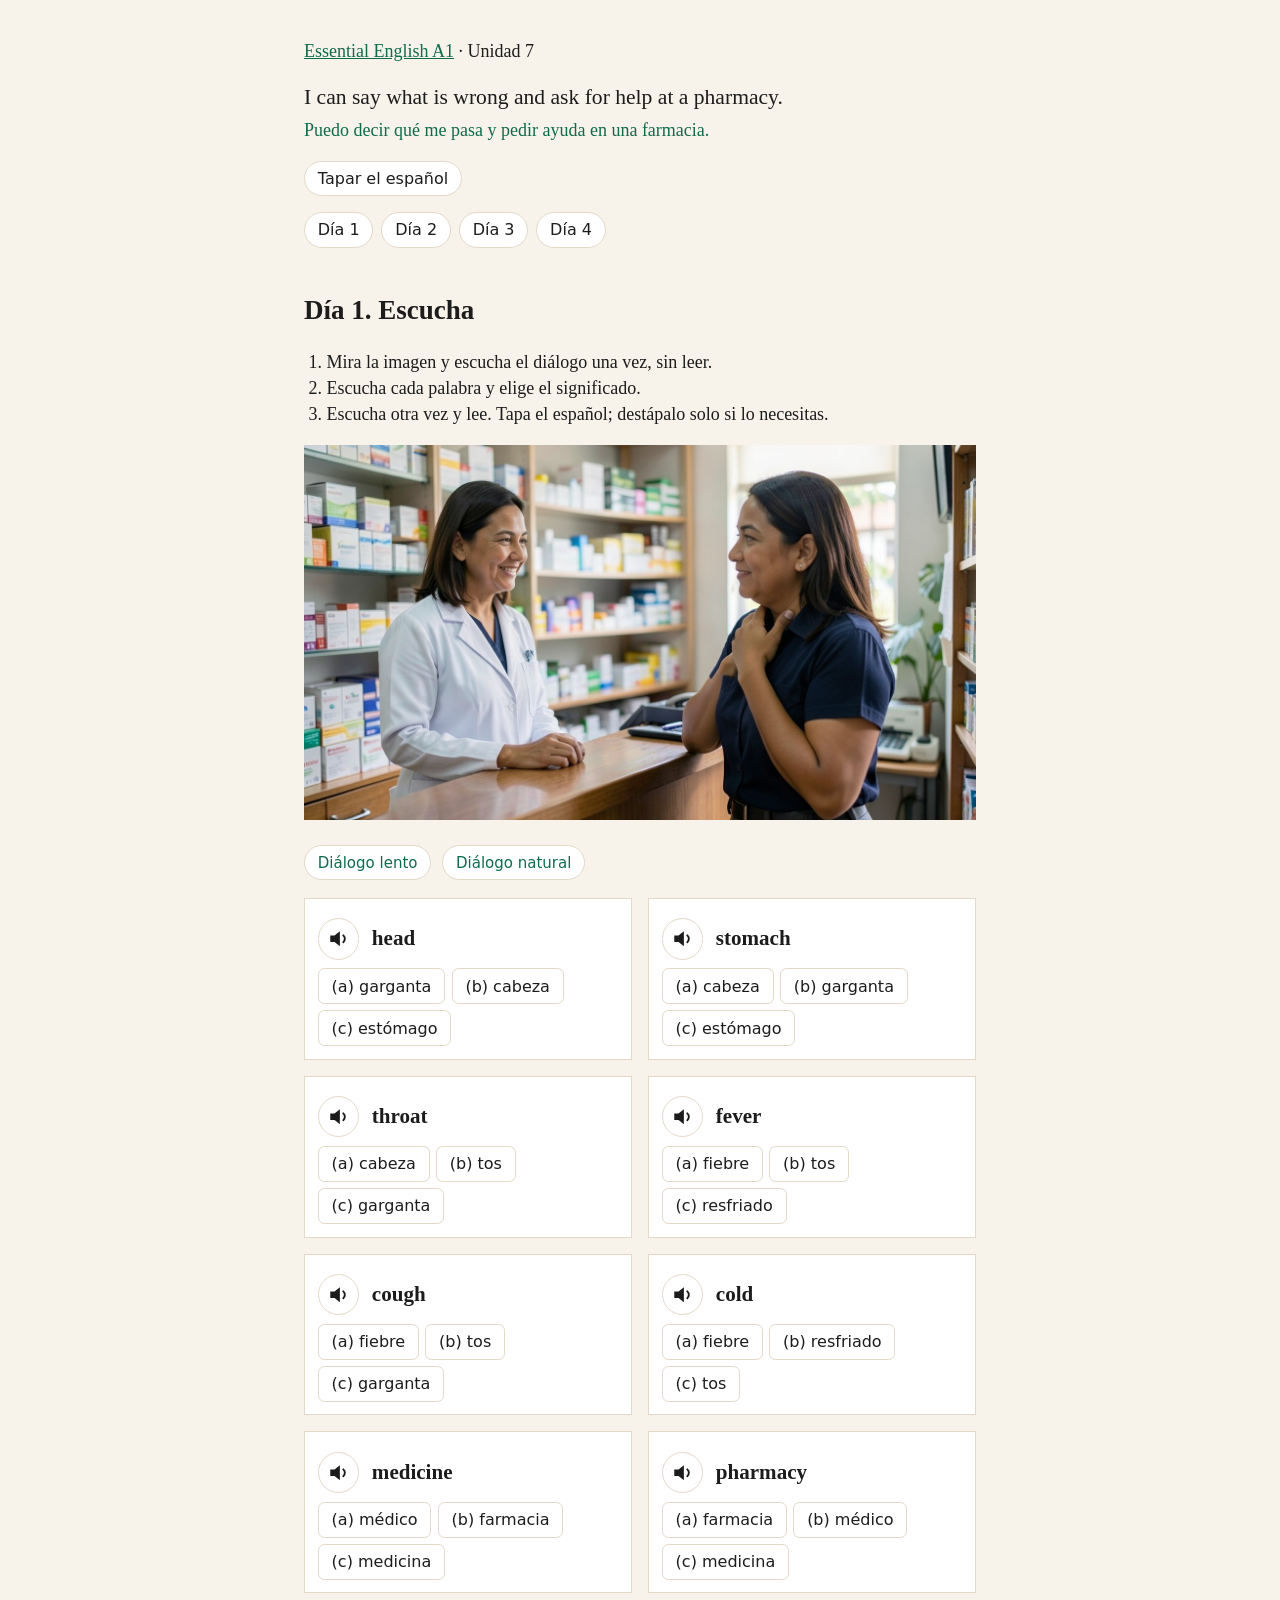
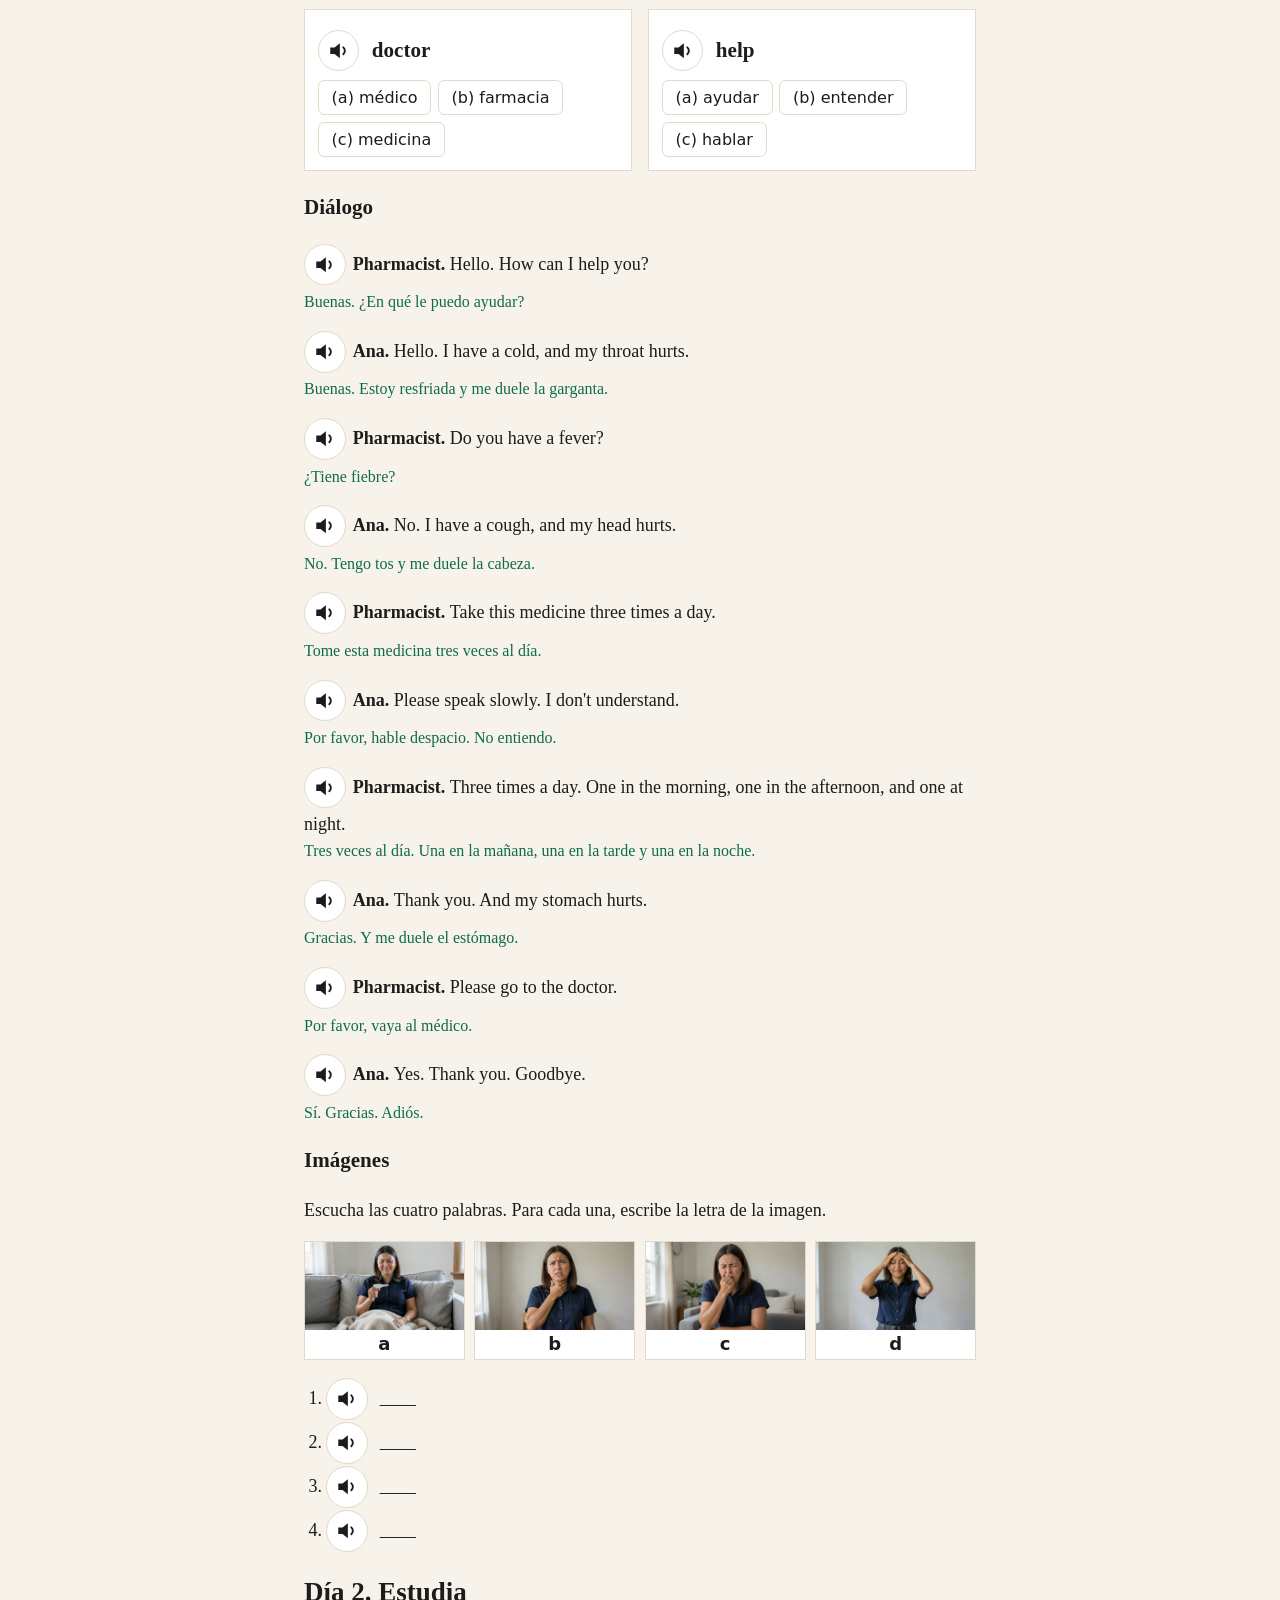
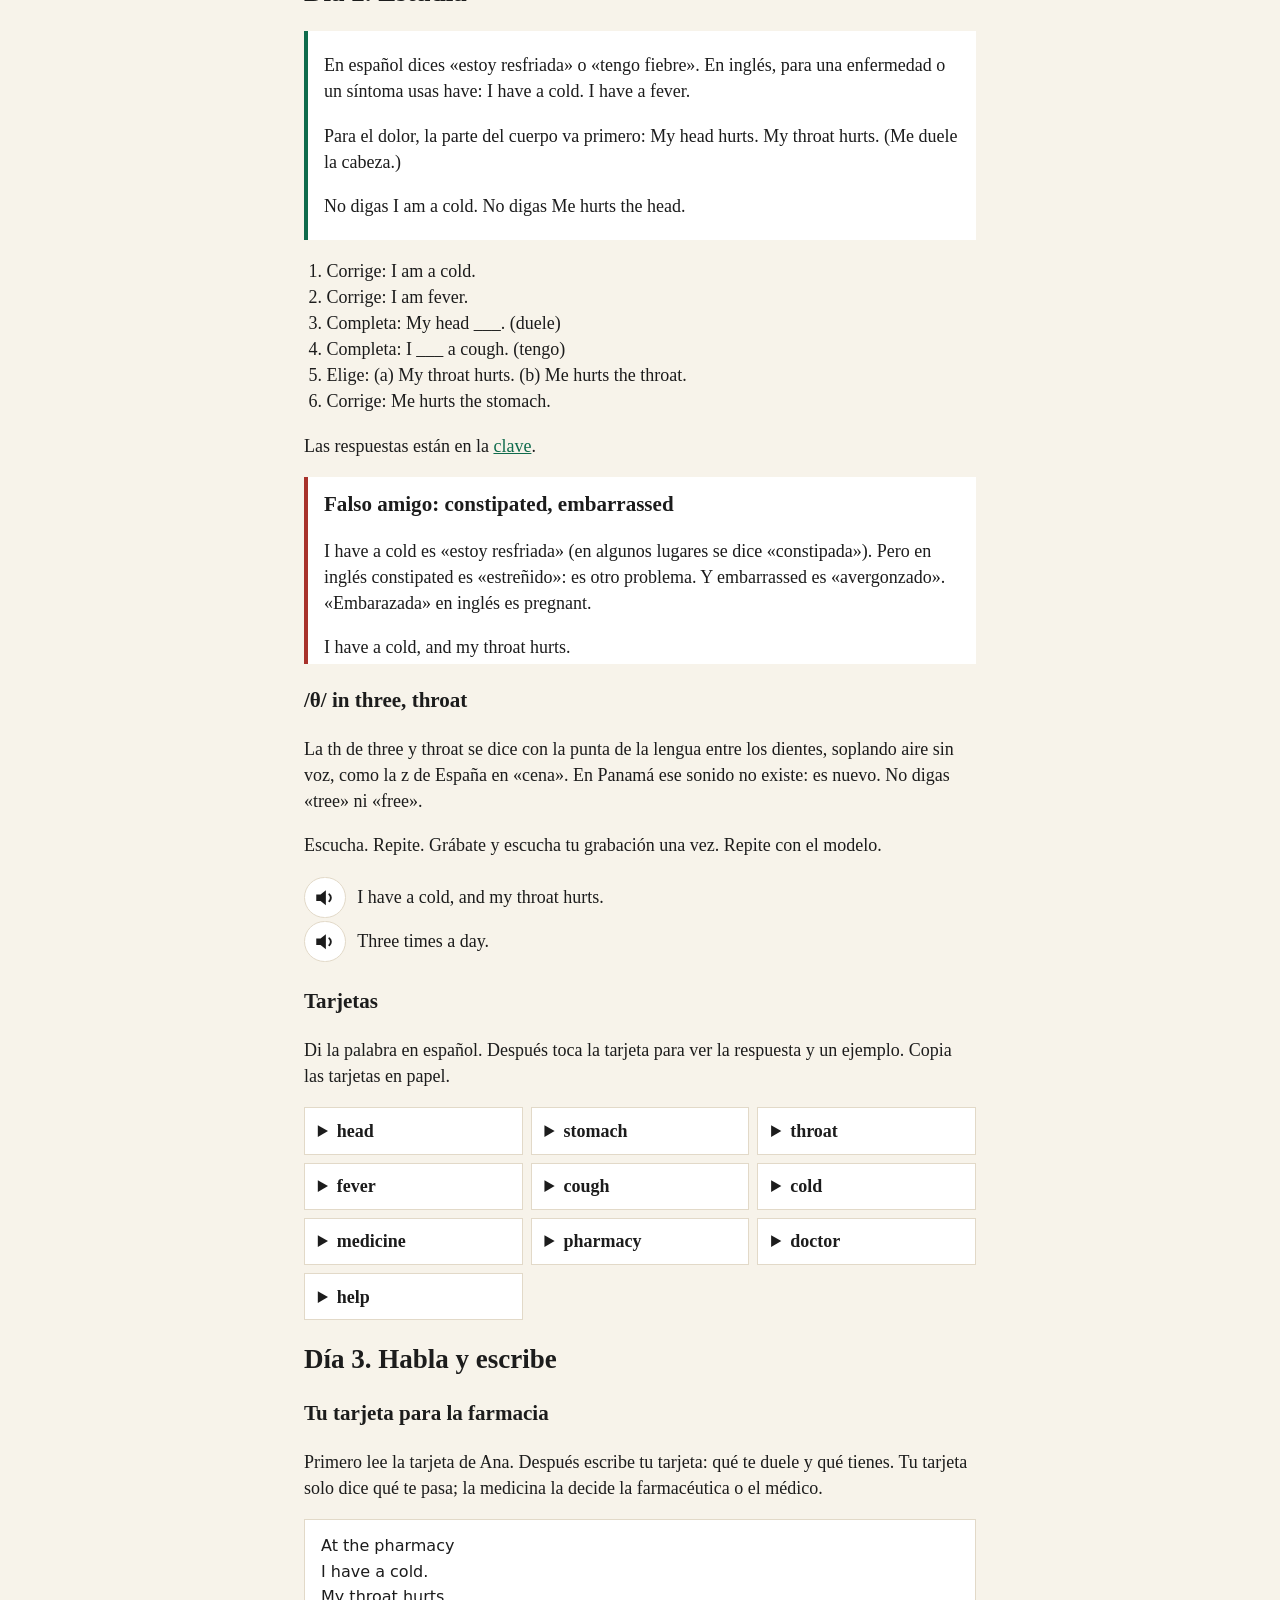
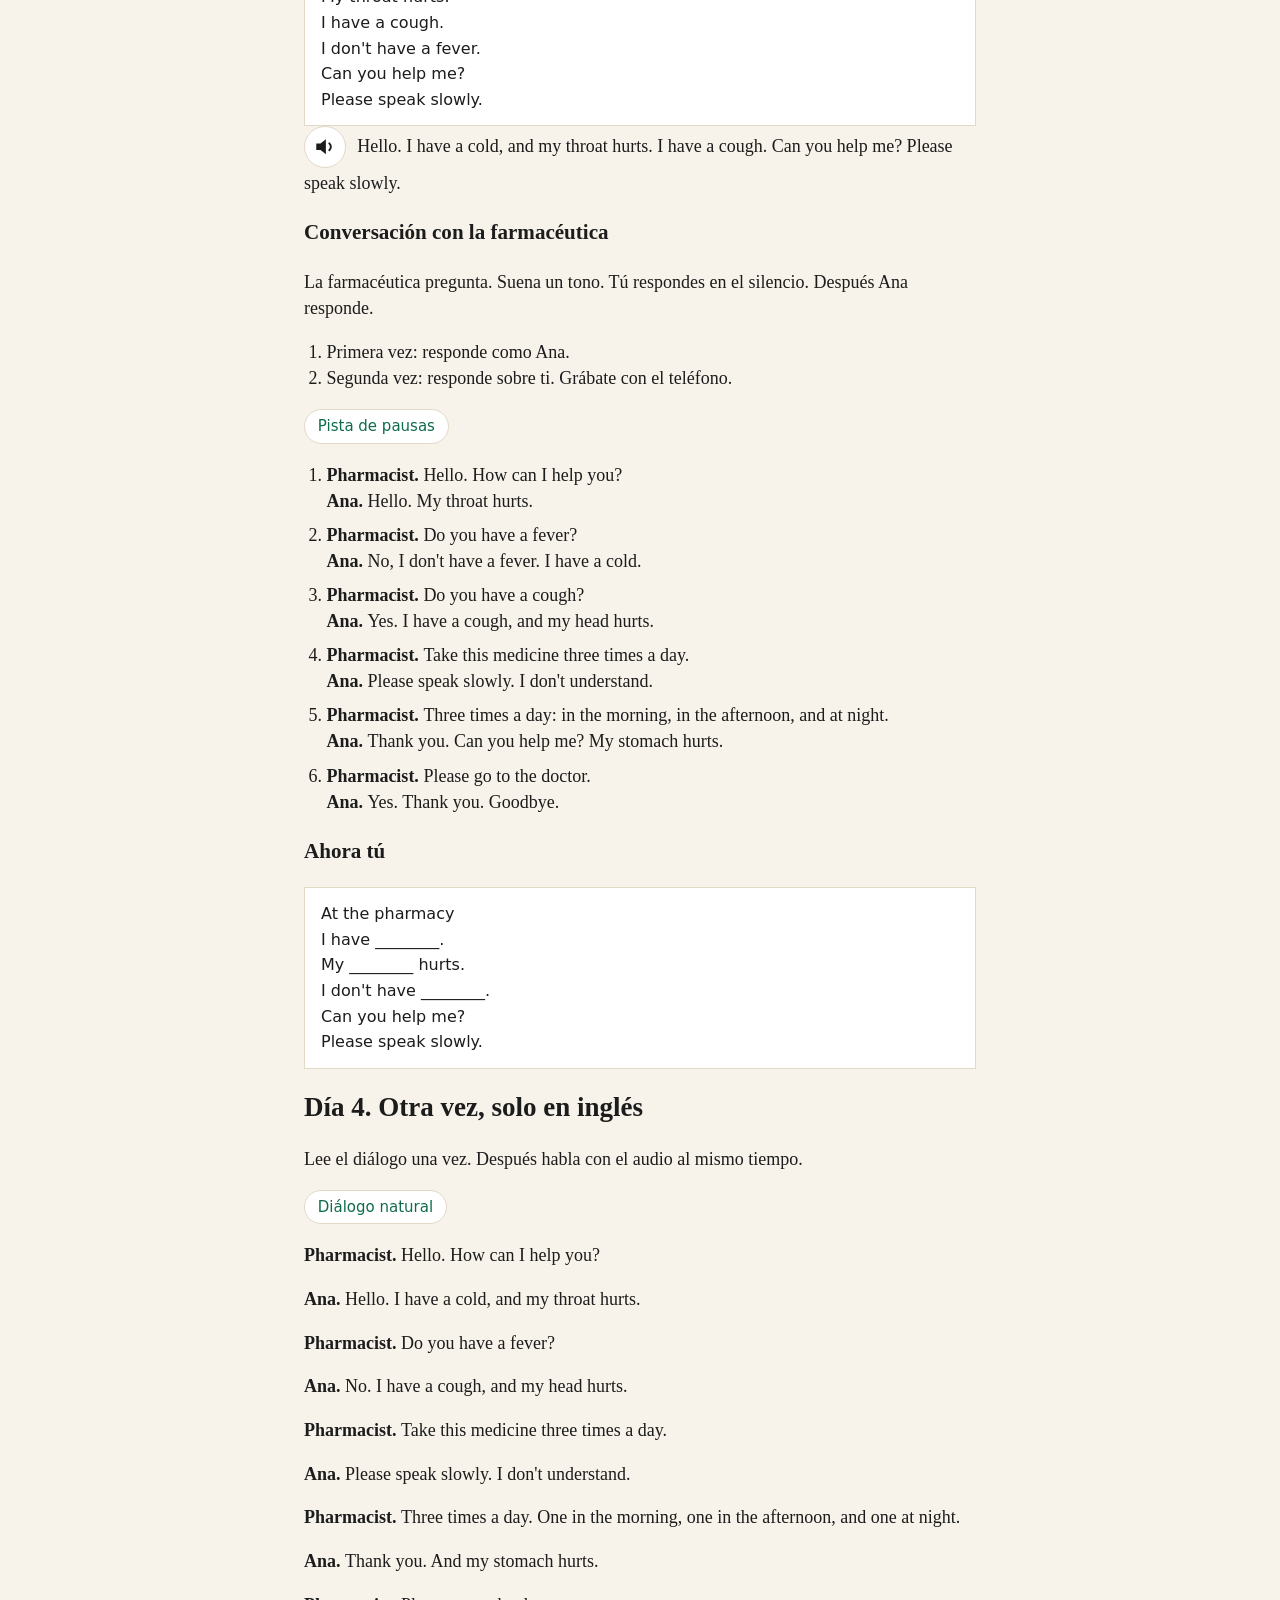
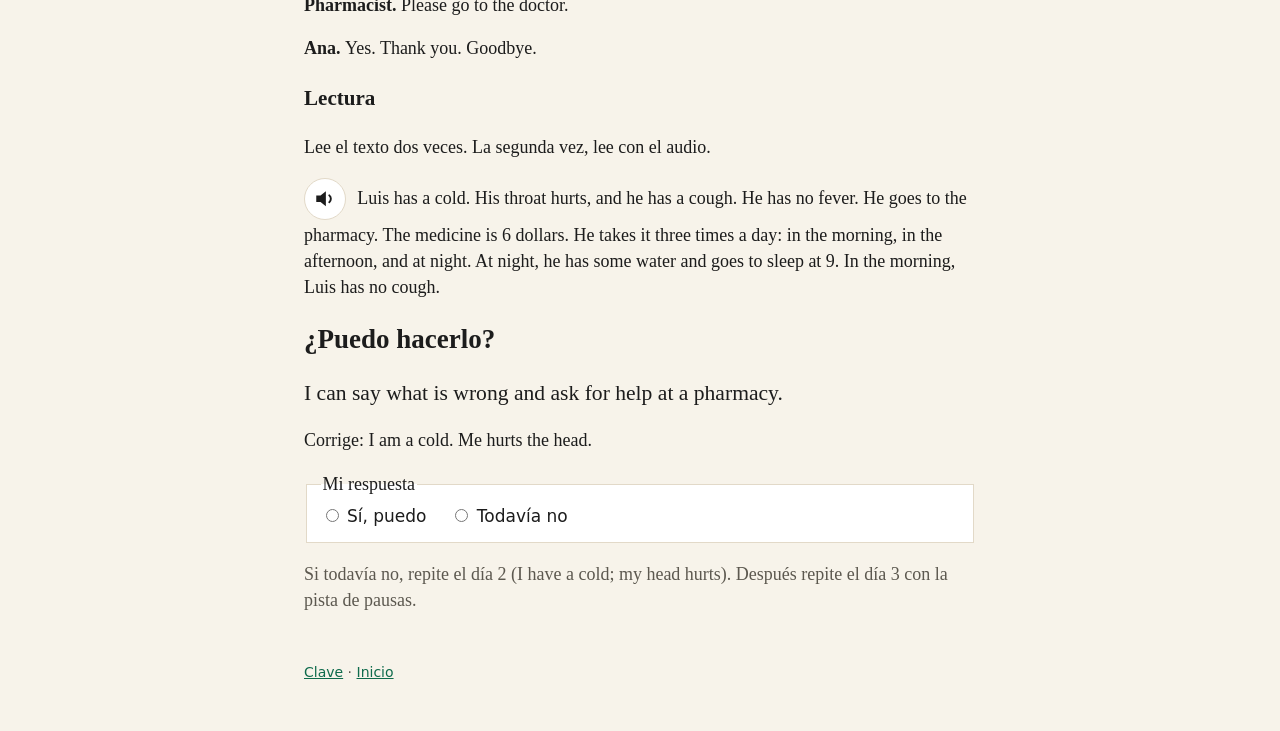
<file: u07.html>
<!DOCTYPE html>
<html lang="es">
<head>
<meta charset="utf-8">
<meta name="viewport" content="width=device-width, initial-scale=1">
<title>Unidad 7 — Essential English A1</title>
<link rel="stylesheet" href="reader.css">
</head>
<body>
<header>
<p><a href="index.html">Essential English A1</a> · Unidad 7</p>
<p class="cando"><span lang="en">I can say what is wrong and ask for help at a pharmacy.</span></p>
<p class="cando-es">Puedo decir qué me pasa y pedir ayuda en una farmacia.</p>
<button type="button" data-cover aria-pressed="false">Tapar el español</button>
<nav>
<a href="#dia1">Día 1</a>
<a href="#dia2">Día 2</a>
<a href="#dia3">Día 3</a>
<a href="#dia4">Día 4</a>
</nav>
</header>
<main>
<section id="dia1">
<h2>Día 1. Escucha</h2>
<ol class="steps">
<li>Mira la imagen y escucha el diálogo una vez, sin leer.</li>
<li>Escucha cada palabra y elige el significado.</li>
<li>Escucha otra vez y lee. Tapa el español; destápalo solo si lo necesitas.</li>
</ol>
<img class="scene" src="images/u07-scene.jpg" alt="">
<p><a class="play" href="audio/u07/U07-dialogue-slow.mp3">Diálogo lento</a>
<a class="play" href="audio/u07/U07-dialogue.mp3">Diálogo natural</a></p>
<div class='words'><article class='word'><h3><a class="play speaker" href="audio/u07/U07-head.mp3" aria-label="Escuchar: head"><svg class="speaker" viewBox="0 0 24 24" aria-hidden="true"><path fill="currentColor" d="M4 9v6h4l5 4V5L8 9H4z"/><path fill="none" stroke="currentColor" stroke-width="1.8" stroke-linecap="round" d="M16.2 8.8a4.2 4.2 0 0 1 0 6.4"/></svg></a> <span lang="en">head</span></h3><div class='options'><button type="button" class="option" data-right="0">(a) garganta</button><button type="button" class="option" data-right="1">(b) cabeza</button><button type="button" class="option" data-right="0">(c) estómago</button></div></article><article class='word'><h3><a class="play speaker" href="audio/u07/U07-stomach.mp3" aria-label="Escuchar: stomach"><svg class="speaker" viewBox="0 0 24 24" aria-hidden="true"><path fill="currentColor" d="M4 9v6h4l5 4V5L8 9H4z"/><path fill="none" stroke="currentColor" stroke-width="1.8" stroke-linecap="round" d="M16.2 8.8a4.2 4.2 0 0 1 0 6.4"/></svg></a> <span lang="en">stomach</span></h3><div class='options'><button type="button" class="option" data-right="0">(a) cabeza</button><button type="button" class="option" data-right="0">(b) garganta</button><button type="button" class="option" data-right="1">(c) estómago</button></div></article><article class='word'><h3><a class="play speaker" href="audio/u07/U07-throat.mp3" aria-label="Escuchar: throat"><svg class="speaker" viewBox="0 0 24 24" aria-hidden="true"><path fill="currentColor" d="M4 9v6h4l5 4V5L8 9H4z"/><path fill="none" stroke="currentColor" stroke-width="1.8" stroke-linecap="round" d="M16.2 8.8a4.2 4.2 0 0 1 0 6.4"/></svg></a> <span lang="en">throat</span></h3><div class='options'><button type="button" class="option" data-right="0">(a) cabeza</button><button type="button" class="option" data-right="0">(b) tos</button><button type="button" class="option" data-right="1">(c) garganta</button></div></article><article class='word'><h3><a class="play speaker" href="audio/u07/U07-fever.mp3" aria-label="Escuchar: fever"><svg class="speaker" viewBox="0 0 24 24" aria-hidden="true"><path fill="currentColor" d="M4 9v6h4l5 4V5L8 9H4z"/><path fill="none" stroke="currentColor" stroke-width="1.8" stroke-linecap="round" d="M16.2 8.8a4.2 4.2 0 0 1 0 6.4"/></svg></a> <span lang="en">fever</span></h3><div class='options'><button type="button" class="option" data-right="1">(a) fiebre</button><button type="button" class="option" data-right="0">(b) tos</button><button type="button" class="option" data-right="0">(c) resfriado</button></div></article><article class='word'><h3><a class="play speaker" href="audio/u07/U07-cough.mp3" aria-label="Escuchar: cough"><svg class="speaker" viewBox="0 0 24 24" aria-hidden="true"><path fill="currentColor" d="M4 9v6h4l5 4V5L8 9H4z"/><path fill="none" stroke="currentColor" stroke-width="1.8" stroke-linecap="round" d="M16.2 8.8a4.2 4.2 0 0 1 0 6.4"/></svg></a> <span lang="en">cough</span></h3><div class='options'><button type="button" class="option" data-right="0">(a) fiebre</button><button type="button" class="option" data-right="1">(b) tos</button><button type="button" class="option" data-right="0">(c) garganta</button></div></article><article class='word'><h3><a class="play speaker" href="audio/u07/U07-cold.mp3" aria-label="Escuchar: cold"><svg class="speaker" viewBox="0 0 24 24" aria-hidden="true"><path fill="currentColor" d="M4 9v6h4l5 4V5L8 9H4z"/><path fill="none" stroke="currentColor" stroke-width="1.8" stroke-linecap="round" d="M16.2 8.8a4.2 4.2 0 0 1 0 6.4"/></svg></a> <span lang="en">cold</span></h3><div class='options'><button type="button" class="option" data-right="0">(a) fiebre</button><button type="button" class="option" data-right="1">(b) resfriado</button><button type="button" class="option" data-right="0">(c) tos</button></div></article><article class='word'><h3><a class="play speaker" href="audio/u07/U07-medicine.mp3" aria-label="Escuchar: medicine"><svg class="speaker" viewBox="0 0 24 24" aria-hidden="true"><path fill="currentColor" d="M4 9v6h4l5 4V5L8 9H4z"/><path fill="none" stroke="currentColor" stroke-width="1.8" stroke-linecap="round" d="M16.2 8.8a4.2 4.2 0 0 1 0 6.4"/></svg></a> <span lang="en">medicine</span></h3><div class='options'><button type="button" class="option" data-right="0">(a) médico</button><button type="button" class="option" data-right="0">(b) farmacia</button><button type="button" class="option" data-right="1">(c) medicina</button></div></article><article class='word'><h3><a class="play speaker" href="audio/u07/U07-pharmacy.mp3" aria-label="Escuchar: pharmacy"><svg class="speaker" viewBox="0 0 24 24" aria-hidden="true"><path fill="currentColor" d="M4 9v6h4l5 4V5L8 9H4z"/><path fill="none" stroke="currentColor" stroke-width="1.8" stroke-linecap="round" d="M16.2 8.8a4.2 4.2 0 0 1 0 6.4"/></svg></a> <span lang="en">pharmacy</span></h3><div class='options'><button type="button" class="option" data-right="1">(a) farmacia</button><button type="button" class="option" data-right="0">(b) médico</button><button type="button" class="option" data-right="0">(c) medicina</button></div></article><article class='word'><h3><a class="play speaker" href="audio/u07/U07-doctor.mp3" aria-label="Escuchar: doctor"><svg class="speaker" viewBox="0 0 24 24" aria-hidden="true"><path fill="currentColor" d="M4 9v6h4l5 4V5L8 9H4z"/><path fill="none" stroke="currentColor" stroke-width="1.8" stroke-linecap="round" d="M16.2 8.8a4.2 4.2 0 0 1 0 6.4"/></svg></a> <span lang="en">doctor</span></h3><div class='options'><button type="button" class="option" data-right="1">(a) médico</button><button type="button" class="option" data-right="0">(b) farmacia</button><button type="button" class="option" data-right="0">(c) medicina</button></div></article><article class='word'><h3><a class="play speaker" href="audio/u07/U07-help.mp3" aria-label="Escuchar: help"><svg class="speaker" viewBox="0 0 24 24" aria-hidden="true"><path fill="currentColor" d="M4 9v6h4l5 4V5L8 9H4z"/><path fill="none" stroke="currentColor" stroke-width="1.8" stroke-linecap="round" d="M16.2 8.8a4.2 4.2 0 0 1 0 6.4"/></svg></a> <span lang="en">help</span></h3><div class='options'><button type="button" class="option" data-right="1">(a) ayudar</button><button type="button" class="option" data-right="0">(b) entender</button><button type="button" class="option" data-right="0">(c) hablar</button></div></article></div>

<h3>Diálogo</h3>
<div class='line'><p class='en'><a class="play speaker" href="audio/u07/U07-d01.mp3" aria-label="Escuchar: Hello. How can I help you?"><svg class="speaker" viewBox="0 0 24 24" aria-hidden="true"><path fill="currentColor" d="M4 9v6h4l5 4V5L8 9H4z"/><path fill="none" stroke="currentColor" stroke-width="1.8" stroke-linecap="round" d="M16.2 8.8a4.2 4.2 0 0 1 0 6.4"/></svg></a><strong>Pharmacist.</strong> <span lang="en">Hello. How can I help you?</span></p><p class='gloss'>Buenas. ¿En qué le puedo ayudar?</p></div><div class='line'><p class='en'><a class="play speaker" href="audio/u07/U07-d02.mp3" aria-label="Escuchar: Hello. I have a cold, and my throat hurts."><svg class="speaker" viewBox="0 0 24 24" aria-hidden="true"><path fill="currentColor" d="M4 9v6h4l5 4V5L8 9H4z"/><path fill="none" stroke="currentColor" stroke-width="1.8" stroke-linecap="round" d="M16.2 8.8a4.2 4.2 0 0 1 0 6.4"/></svg></a><strong>Ana.</strong> <span lang="en">Hello. I have a cold, and my throat hurts.</span></p><p class='gloss'>Buenas. Estoy resfriada y me duele la garganta.</p></div><div class='line'><p class='en'><a class="play speaker" href="audio/u07/U07-d03.mp3" aria-label="Escuchar: Do you have a fever?"><svg class="speaker" viewBox="0 0 24 24" aria-hidden="true"><path fill="currentColor" d="M4 9v6h4l5 4V5L8 9H4z"/><path fill="none" stroke="currentColor" stroke-width="1.8" stroke-linecap="round" d="M16.2 8.8a4.2 4.2 0 0 1 0 6.4"/></svg></a><strong>Pharmacist.</strong> <span lang="en">Do you have a fever?</span></p><p class='gloss'>¿Tiene fiebre?</p></div><div class='line'><p class='en'><a class="play speaker" href="audio/u07/U07-d04.mp3" aria-label="Escuchar: No. I have a cough, and my head hurts."><svg class="speaker" viewBox="0 0 24 24" aria-hidden="true"><path fill="currentColor" d="M4 9v6h4l5 4V5L8 9H4z"/><path fill="none" stroke="currentColor" stroke-width="1.8" stroke-linecap="round" d="M16.2 8.8a4.2 4.2 0 0 1 0 6.4"/></svg></a><strong>Ana.</strong> <span lang="en">No. I have a cough, and my head hurts.</span></p><p class='gloss'>No. Tengo tos y me duele la cabeza.</p></div><div class='line'><p class='en'><a class="play speaker" href="audio/u07/U07-d05.mp3" aria-label="Escuchar: Take this medicine three times a day."><svg class="speaker" viewBox="0 0 24 24" aria-hidden="true"><path fill="currentColor" d="M4 9v6h4l5 4V5L8 9H4z"/><path fill="none" stroke="currentColor" stroke-width="1.8" stroke-linecap="round" d="M16.2 8.8a4.2 4.2 0 0 1 0 6.4"/></svg></a><strong>Pharmacist.</strong> <span lang="en">Take this medicine three times a day.</span></p><p class='gloss'>Tome esta medicina tres veces al día.</p></div><div class='line'><p class='en'><a class="play speaker" href="audio/u07/U07-d06.mp3" aria-label="Escuchar: Please speak slowly. I don&#x27;t understand."><svg class="speaker" viewBox="0 0 24 24" aria-hidden="true"><path fill="currentColor" d="M4 9v6h4l5 4V5L8 9H4z"/><path fill="none" stroke="currentColor" stroke-width="1.8" stroke-linecap="round" d="M16.2 8.8a4.2 4.2 0 0 1 0 6.4"/></svg></a><strong>Ana.</strong> <span lang="en">Please speak slowly. I don&#x27;t understand.</span></p><p class='gloss'>Por favor, hable despacio. No entiendo.</p></div><div class='line'><p class='en'><a class="play speaker" href="audio/u07/U07-d07.mp3" aria-label="Escuchar: Three times a day. One in the morning, one in the afternoon, and one at night."><svg class="speaker" viewBox="0 0 24 24" aria-hidden="true"><path fill="currentColor" d="M4 9v6h4l5 4V5L8 9H4z"/><path fill="none" stroke="currentColor" stroke-width="1.8" stroke-linecap="round" d="M16.2 8.8a4.2 4.2 0 0 1 0 6.4"/></svg></a><strong>Pharmacist.</strong> <span lang="en">Three times a day. One in the morning, one in the afternoon, and one at night.</span></p><p class='gloss'>Tres veces al día. Una en la mañana, una en la tarde y una en la noche.</p></div><div class='line'><p class='en'><a class="play speaker" href="audio/u07/U07-d08.mp3" aria-label="Escuchar: Thank you. And my stomach hurts."><svg class="speaker" viewBox="0 0 24 24" aria-hidden="true"><path fill="currentColor" d="M4 9v6h4l5 4V5L8 9H4z"/><path fill="none" stroke="currentColor" stroke-width="1.8" stroke-linecap="round" d="M16.2 8.8a4.2 4.2 0 0 1 0 6.4"/></svg></a><strong>Ana.</strong> <span lang="en">Thank you. And my stomach hurts.</span></p><p class='gloss'>Gracias. Y me duele el estómago.</p></div><div class='line'><p class='en'><a class="play speaker" href="audio/u07/U07-d09.mp3" aria-label="Escuchar: Please go to the doctor."><svg class="speaker" viewBox="0 0 24 24" aria-hidden="true"><path fill="currentColor" d="M4 9v6h4l5 4V5L8 9H4z"/><path fill="none" stroke="currentColor" stroke-width="1.8" stroke-linecap="round" d="M16.2 8.8a4.2 4.2 0 0 1 0 6.4"/></svg></a><strong>Pharmacist.</strong> <span lang="en">Please go to the doctor.</span></p><p class='gloss'>Por favor, vaya al médico.</p></div><div class='line'><p class='en'><a class="play speaker" href="audio/u07/U07-d10.mp3" aria-label="Escuchar: Yes. Thank you. Goodbye."><svg class="speaker" viewBox="0 0 24 24" aria-hidden="true"><path fill="currentColor" d="M4 9v6h4l5 4V5L8 9H4z"/><path fill="none" stroke="currentColor" stroke-width="1.8" stroke-linecap="round" d="M16.2 8.8a4.2 4.2 0 0 1 0 6.4"/></svg></a><strong>Ana.</strong> <span lang="en">Yes. Thank you. Goodbye.</span></p><p class='gloss'>Sí. Gracias. Adiós.</p></div>
<h3>Imágenes</h3><p>Escucha las cuatro palabras. Para cada una, escribe la letra de la imagen.</p><div class='pictures'><figure><img src='images/u07-fever.jpg' alt=''><figcaption>a</figcaption></figure><figure><img src='images/u07-throat.jpg' alt=''><figcaption>b</figcaption></figure><figure><img src='images/u07-cough.jpg' alt=''><figcaption>c</figcaption></figure><figure><img src='images/u07-head.jpg' alt=''><figcaption>d</figcaption></figure></div><ol class='task'><li><a class="play speaker" href="audio/u07/U07-cough.mp3" aria-label="Escuchar: palabra 1"><svg class="speaker" viewBox="0 0 24 24" aria-hidden="true"><path fill="currentColor" d="M4 9v6h4l5 4V5L8 9H4z"/><path fill="none" stroke="currentColor" stroke-width="1.8" stroke-linecap="round" d="M16.2 8.8a4.2 4.2 0 0 1 0 6.4"/></svg></a> ____</li><li><a class="play speaker" href="audio/u07/U07-head.mp3" aria-label="Escuchar: palabra 2"><svg class="speaker" viewBox="0 0 24 24" aria-hidden="true"><path fill="currentColor" d="M4 9v6h4l5 4V5L8 9H4z"/><path fill="none" stroke="currentColor" stroke-width="1.8" stroke-linecap="round" d="M16.2 8.8a4.2 4.2 0 0 1 0 6.4"/></svg></a> ____</li><li><a class="play speaker" href="audio/u07/U07-fever.mp3" aria-label="Escuchar: palabra 3"><svg class="speaker" viewBox="0 0 24 24" aria-hidden="true"><path fill="currentColor" d="M4 9v6h4l5 4V5L8 9H4z"/><path fill="none" stroke="currentColor" stroke-width="1.8" stroke-linecap="round" d="M16.2 8.8a4.2 4.2 0 0 1 0 6.4"/></svg></a> ____</li><li><a class="play speaker" href="audio/u07/U07-throat.mp3" aria-label="Escuchar: palabra 4"><svg class="speaker" viewBox="0 0 24 24" aria-hidden="true"><path fill="currentColor" d="M4 9v6h4l5 4V5L8 9H4z"/><path fill="none" stroke="currentColor" stroke-width="1.8" stroke-linecap="round" d="M16.2 8.8a4.2 4.2 0 0 1 0 6.4"/></svg></a> ____</li></ol>
</section>
<section id="dia2">
<h2>Día 2. Estudia</h2>
<div class="box"><p>En español dices «estoy resfriada» o «tengo fiebre». En inglés, para una enfermedad o un síntoma usas have: I have a cold. I have a fever.</p><p>Para el dolor, la parte del cuerpo va primero: My head hurts. My throat hurts. (Me duele la cabeza.)</p><p>No digas I am a cold. No digas Me hurts the head.</p></div>
<ol class="practice"><li>Corrige: I am a cold.</li><li>Corrige: I am fever.</li><li>Completa: My head ___. (duele)</li><li>Completa: I ___ a cough. (tengo)</li><li>Elige: (a) My throat hurts. (b) Me hurts the throat.</li><li>Corrige: Me hurts the stomach.</li></ol>
<p>Las respuestas están en la <a href="key.html#u07">clave</a>.</p>
<div class='box friend'><h3>Falso amigo: <span lang="en">constipated, embarrassed</span></h3><p>I have a cold es «estoy resfriada» (en algunos lugares se dice «constipada»). Pero en inglés constipated es «estreñido»: es otro problema. Y embarrassed es «avergonzado». «Embarazada» en inglés es pregnant.</p><p class='en'><span lang="en">I have a cold, and my throat hurts.</span></p></div>
<h3 lang="en">/θ/ in three, throat</h3>
<p>La th de three y throat se dice con la punta de la lengua entre los dientes, soplando aire sin voz, como la z de España en «cena». En Panamá ese sonido no existe: es nuevo. No digas «tree» ni «free».</p>
<p>Escucha. Repite. Grábate y escucha tu grabación una vez. Repite con el modelo.</p>
<p class='en'><a class="play speaker" href="audio/u07/U07-sound-throat.mp3" aria-label="Escuchar: I have a cold, and my throat hurts."><svg class="speaker" viewBox="0 0 24 24" aria-hidden="true"><path fill="currentColor" d="M4 9v6h4l5 4V5L8 9H4z"/><path fill="none" stroke="currentColor" stroke-width="1.8" stroke-linecap="round" d="M16.2 8.8a4.2 4.2 0 0 1 0 6.4"/></svg></a> <span lang="en">I have a cold, and my throat hurts.</span></p><p class='en'><a class="play speaker" href="audio/u07/U07-sound-three.mp3" aria-label="Escuchar: Three times a day."><svg class="speaker" viewBox="0 0 24 24" aria-hidden="true"><path fill="currentColor" d="M4 9v6h4l5 4V5L8 9H4z"/><path fill="none" stroke="currentColor" stroke-width="1.8" stroke-linecap="round" d="M16.2 8.8a4.2 4.2 0 0 1 0 6.4"/></svg></a> <span lang="en">Three times a day.</span></p>
<h3>Tarjetas</h3><p>Di la palabra en español. Después toca la tarjeta para ver la respuesta y un ejemplo. Copia las tarjetas en papel.</p><div class='cards'><details class='flash'><summary><span lang="en">head</span></summary><p>cabeza</p><p><span lang="en">No. I have a cough, and my head hurts.</span></p></details><details class='flash'><summary><span lang="en">stomach</span></summary><p>estómago</p><p><span lang="en">And my stomach hurts.</span></p></details><details class='flash'><summary><span lang="en">throat</span></summary><p>garganta</p><p><span lang="en">I have a cold, and my throat hurts.</span></p></details><details class='flash'><summary><span lang="en">fever</span></summary><p>fiebre</p><p><span lang="en">Do you have a fever?</span></p></details><details class='flash'><summary><span lang="en">cough</span></summary><p>tos</p><p><span lang="en">No. I have a cough, and my head hurts.</span></p></details><details class='flash'><summary><span lang="en">cold</span></summary><p>resfriado</p><p><span lang="en">I have a cold, and my throat hurts.</span></p></details><details class='flash'><summary><span lang="en">medicine</span></summary><p>medicina</p><p><span lang="en">Take this medicine three times a day.</span></p></details><details class='flash'><summary><span lang="en">pharmacy</span></summary><p>farmacia</p><p><span lang="en">At the pharmacy</span></p></details><details class='flash'><summary><span lang="en">doctor</span></summary><p>médico</p><p><span lang="en">Please go to the doctor.</span></p></details><details class='flash'><summary><span lang="en">help</span></summary><p>ayudar</p><p><span lang="en">Hello. How can I help you?</span></p></details></div>
</section>
<section id="dia3">
<h2>Día 3. Habla y escribe</h2>
<h3>Tu tarjeta para la farmacia</h3>
<p>Primero lee la tarjeta de Ana. Después escribe tu tarjeta: qué te duele y qué tienes. Tu tarjeta solo dice qué te pasa; la medicina la decide la farmacéutica o el médico.</p>
<div class="card"><div><span lang="en">At the pharmacy</span></div><div><span lang="en">I have a cold.</span></div><div><span lang="en">My throat hurts.</span></div><div><span lang="en">I have a cough.</span></div><div><span lang="en">I don&#x27;t have a fever.</span></div><div><span lang="en">Can you help me?</span></div><div><span lang="en">Please speak slowly.</span></div></div>
<p class="en"><a class="play speaker" href="audio/u07/U07-model.mp3" aria-label="Escuchar: Hello. I have a cold, and my throat hurts. I have a cough. Can you help me? Please speak slowly."><svg class="speaker" viewBox="0 0 24 24" aria-hidden="true"><path fill="currentColor" d="M4 9v6h4l5 4V5L8 9H4z"/><path fill="none" stroke="currentColor" stroke-width="1.8" stroke-linecap="round" d="M16.2 8.8a4.2 4.2 0 0 1 0 6.4"/></svg></a> <span lang="en">Hello. I have a cold, and my throat hurts. I have a cough. Can you help me? Please speak slowly.</span></p>
<h3>Conversación con la farmacéutica</h3>
<p>La farmacéutica pregunta. Suena un tono. Tú respondes en el silencio. Después Ana responde.</p>
<ol class="steps"><li>Primera vez: responde como Ana.</li><li>Segunda vez: responde sobre ti. Grábate con el teléfono.</li></ol>
<p><a class="play" href="audio/u07/U07-pause.mp3">Pista de pausas</a></p>
<ol class="pairs"><li><strong>Pharmacist.</strong> <span lang="en">Hello. How can I help you?</span><br><strong>Ana.</strong> <span lang="en">Hello. My throat hurts.</span></li><li><strong>Pharmacist.</strong> <span lang="en">Do you have a fever?</span><br><strong>Ana.</strong> <span lang="en">No, I don&#x27;t have a fever. I have a cold.</span></li><li><strong>Pharmacist.</strong> <span lang="en">Do you have a cough?</span><br><strong>Ana.</strong> <span lang="en">Yes. I have a cough, and my head hurts.</span></li><li><strong>Pharmacist.</strong> <span lang="en">Take this medicine three times a day.</span><br><strong>Ana.</strong> <span lang="en">Please speak slowly. I don&#x27;t understand.</span></li><li><strong>Pharmacist.</strong> <span lang="en">Three times a day: in the morning, in the afternoon, and at night.</span><br><strong>Ana.</strong> <span lang="en">Thank you. Can you help me? My stomach hurts.</span></li><li><strong>Pharmacist.</strong> <span lang="en">Please go to the doctor.</span><br><strong>Ana.</strong> <span lang="en">Yes. Thank you. Goodbye.</span></li></ol>
<h3>Ahora tú</h3>
<div class="card"><div><span lang="en">At the pharmacy</span></div><div><span lang="en">I have ________.</span></div><div><span lang="en">My ________ hurts.</span></div><div><span lang="en">I don&#x27;t have ________.</span></div><div><span lang="en">Can you help me?</span></div><div><span lang="en">Please speak slowly.</span></div></div>
</section>
<section id="dia4">
<h2>Día 4. Otra vez, solo en inglés</h2>
<p>Lee el diálogo una vez. Después habla con el audio al mismo tiempo.</p>
<p><a class="play" href="audio/u07/U07-dialogue.mp3">Diálogo natural</a></p>
<div class='line'><p class='en'><strong>Pharmacist.</strong> <span lang="en">Hello. How can I help you?</span></p></div><div class='line'><p class='en'><strong>Ana.</strong> <span lang="en">Hello. I have a cold, and my throat hurts.</span></p></div><div class='line'><p class='en'><strong>Pharmacist.</strong> <span lang="en">Do you have a fever?</span></p></div><div class='line'><p class='en'><strong>Ana.</strong> <span lang="en">No. I have a cough, and my head hurts.</span></p></div><div class='line'><p class='en'><strong>Pharmacist.</strong> <span lang="en">Take this medicine three times a day.</span></p></div><div class='line'><p class='en'><strong>Ana.</strong> <span lang="en">Please speak slowly. I don&#x27;t understand.</span></p></div><div class='line'><p class='en'><strong>Pharmacist.</strong> <span lang="en">Three times a day. One in the morning, one in the afternoon, and one at night.</span></p></div><div class='line'><p class='en'><strong>Ana.</strong> <span lang="en">Thank you. And my stomach hurts.</span></p></div><div class='line'><p class='en'><strong>Pharmacist.</strong> <span lang="en">Please go to the doctor.</span></p></div><div class='line'><p class='en'><strong>Ana.</strong> <span lang="en">Yes. Thank you. Goodbye.</span></p></div>
<h3>Lectura</h3><p>Lee el texto dos veces. La segunda vez, lee con el audio.</p><p class='en'><a class="play speaker" href="audio/u07/U07-fluency.mp3" aria-label="Escuchar: lectura"><svg class="speaker" viewBox="0 0 24 24" aria-hidden="true"><path fill="currentColor" d="M4 9v6h4l5 4V5L8 9H4z"/><path fill="none" stroke="currentColor" stroke-width="1.8" stroke-linecap="round" d="M16.2 8.8a4.2 4.2 0 0 1 0 6.4"/></svg></a> <span lang="en">Luis has a cold. His throat hurts, and he has a cough. He has no fever. He goes to the pharmacy. The medicine is 6 dollars. He takes it three times a day: in the morning, in the afternoon, and at night. At night, he has some water and goes to sleep at 9. In the morning, Luis has no cough.</span></p>
<h2>¿Puedo hacerlo?</h2>
<p class="cando"><span lang="en">I can say what is wrong and ask for help at a pharmacy.</span></p>
<p>Corrige: I am a cold. Me hurts the head.</p>
<fieldset class="selfcheck" data-store="check-u07">
<legend>Mi respuesta</legend>
<label><input type="radio" name="check-u07" value="si"> Sí, puedo</label>
<label><input type="radio" name="check-u07" value="no"> Todavía no</label>
</fieldset>
<p class="repeat">Si todavía no, repite el día 2 (I have a cold; my head hurts). Después repite el día 3 con la pista de pausas.</p>
</section>
</main>
<footer><a href="key.html">Clave</a> · <a href="index.html">Inicio</a></footer>
<script src="app.js"></script>
</body>
</html>
</file>
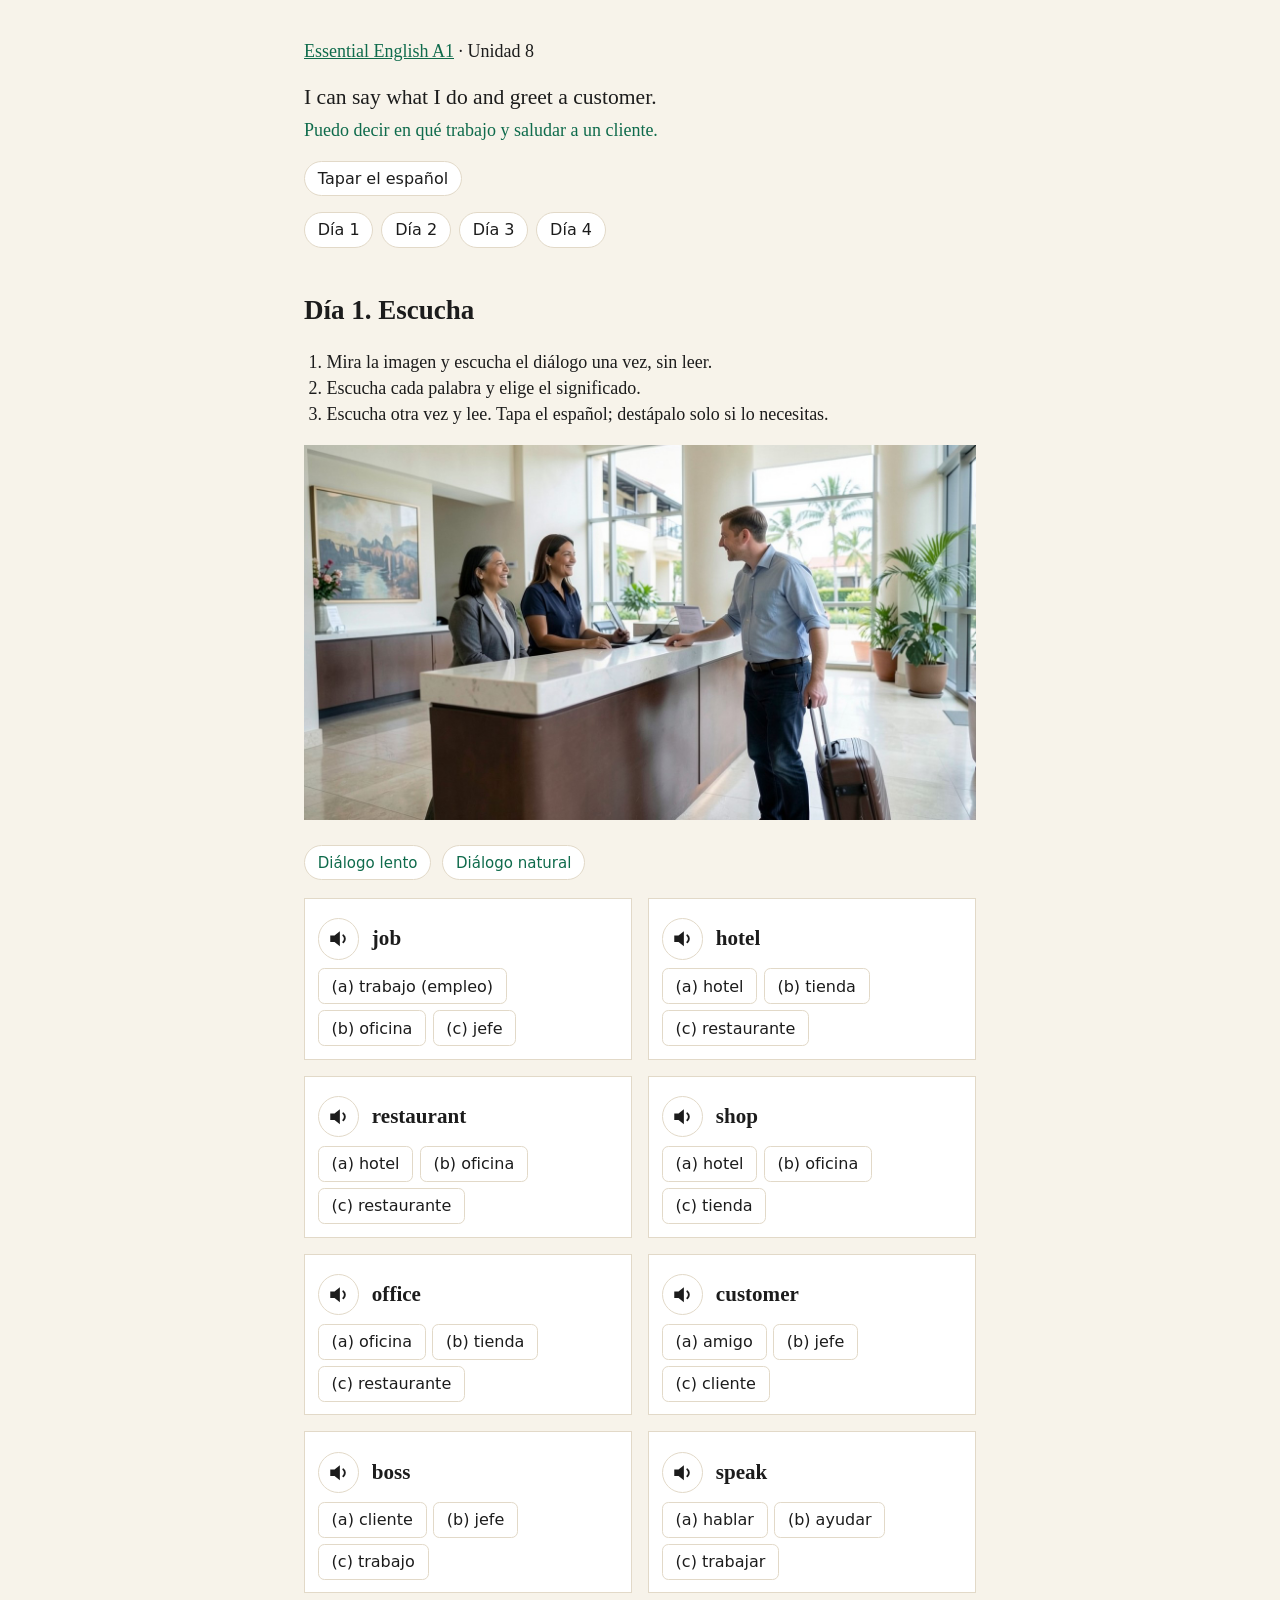
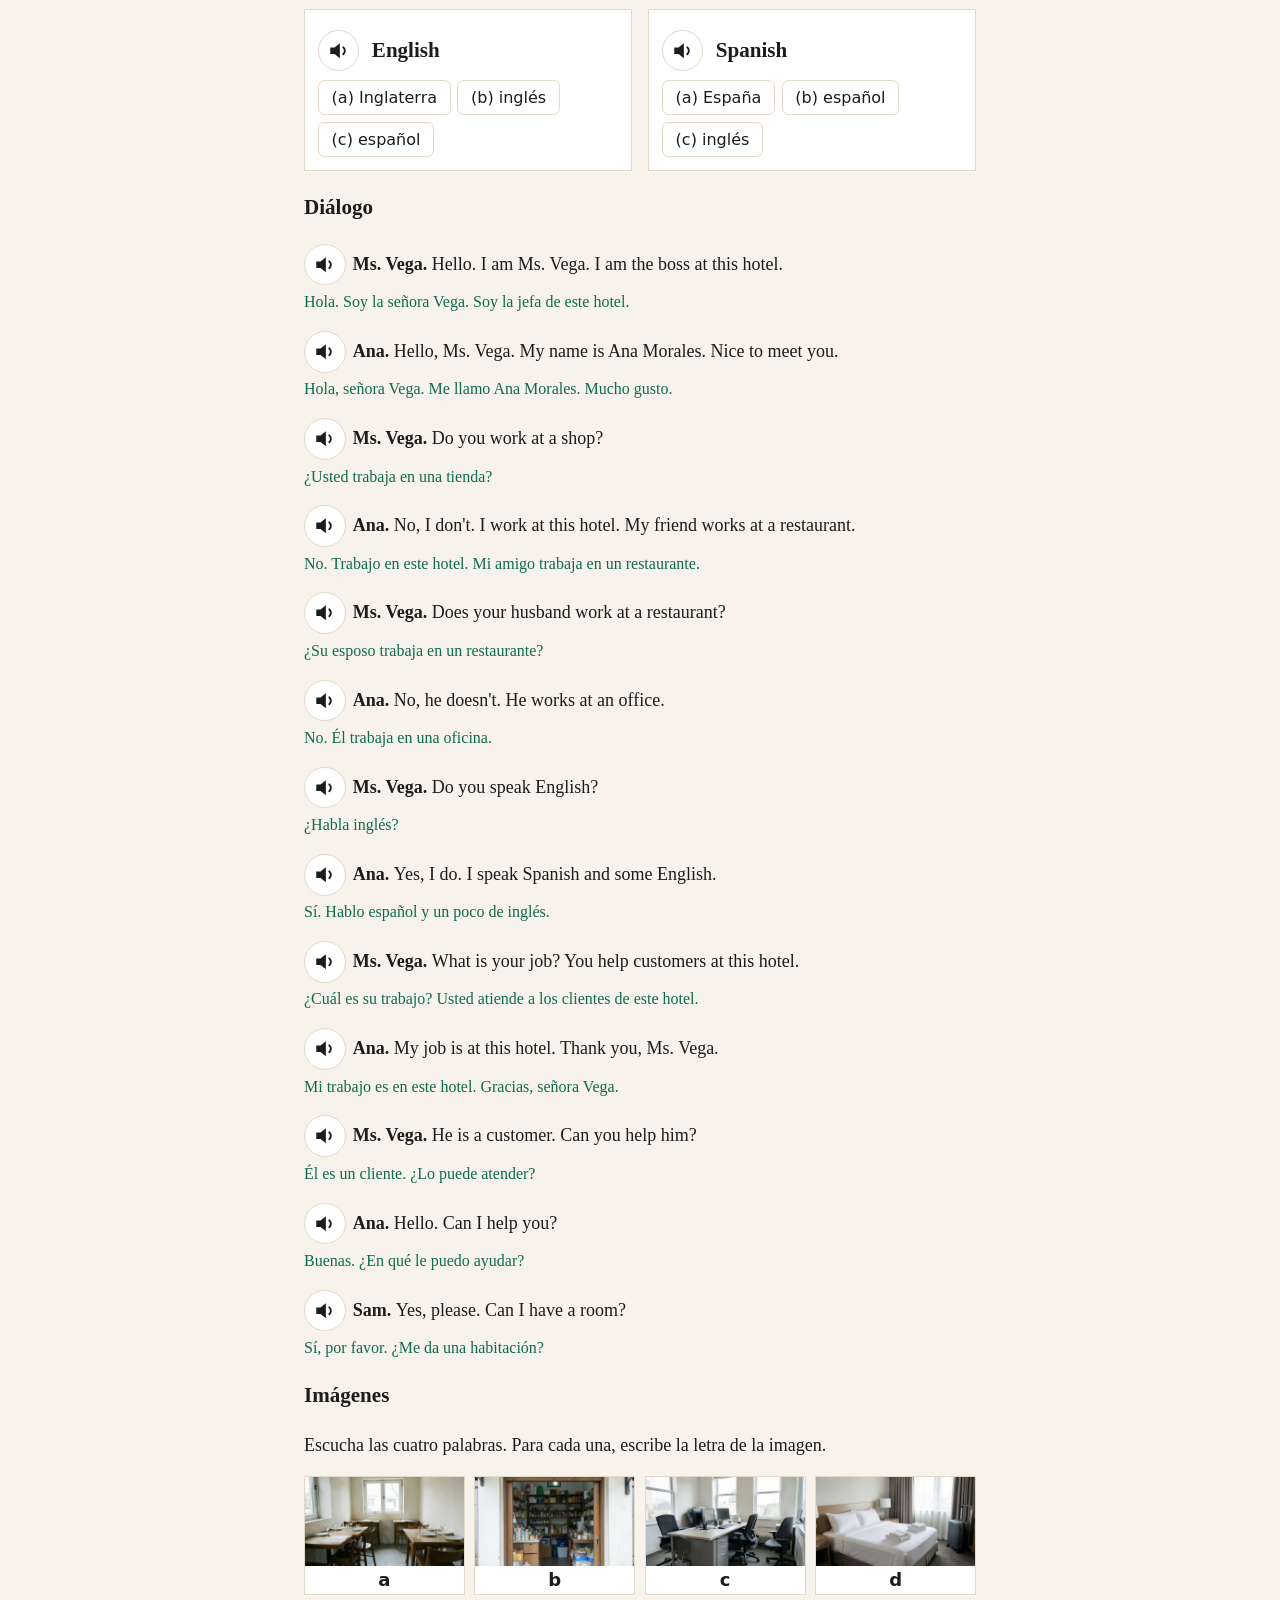
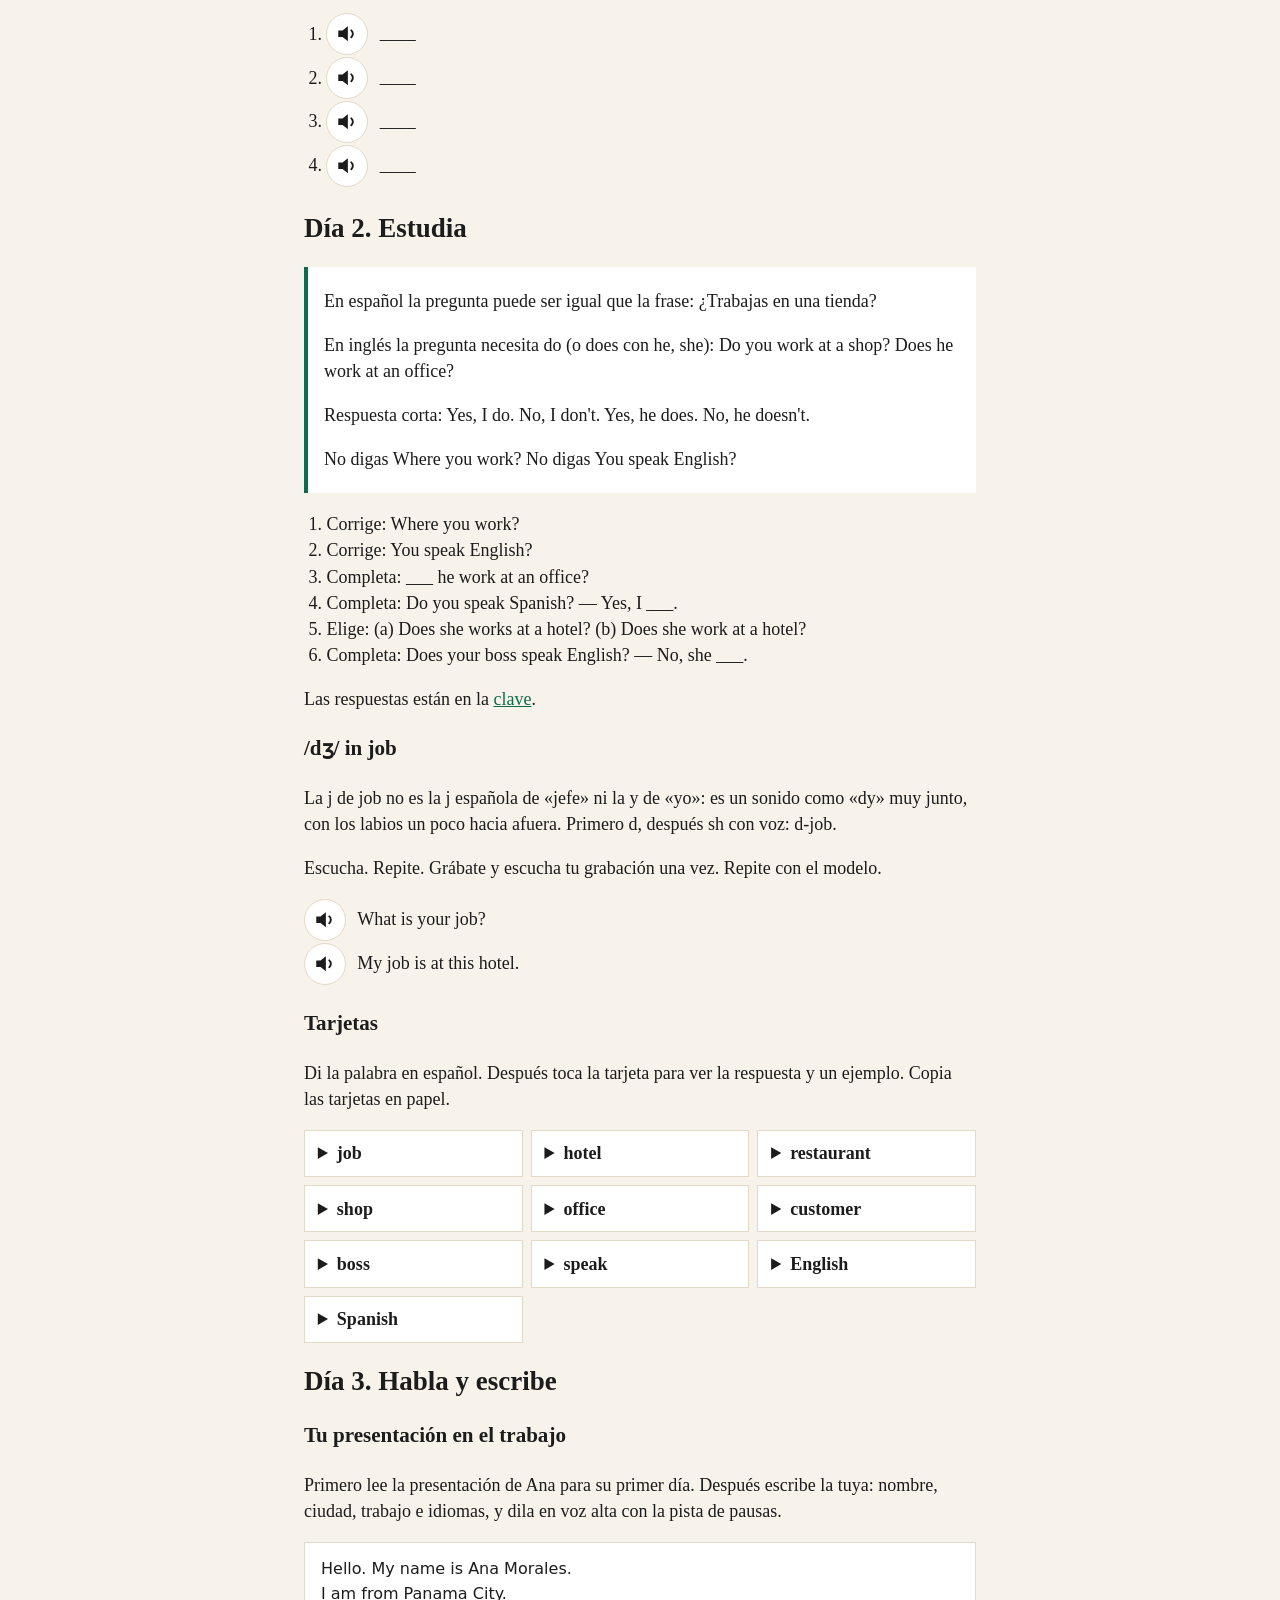
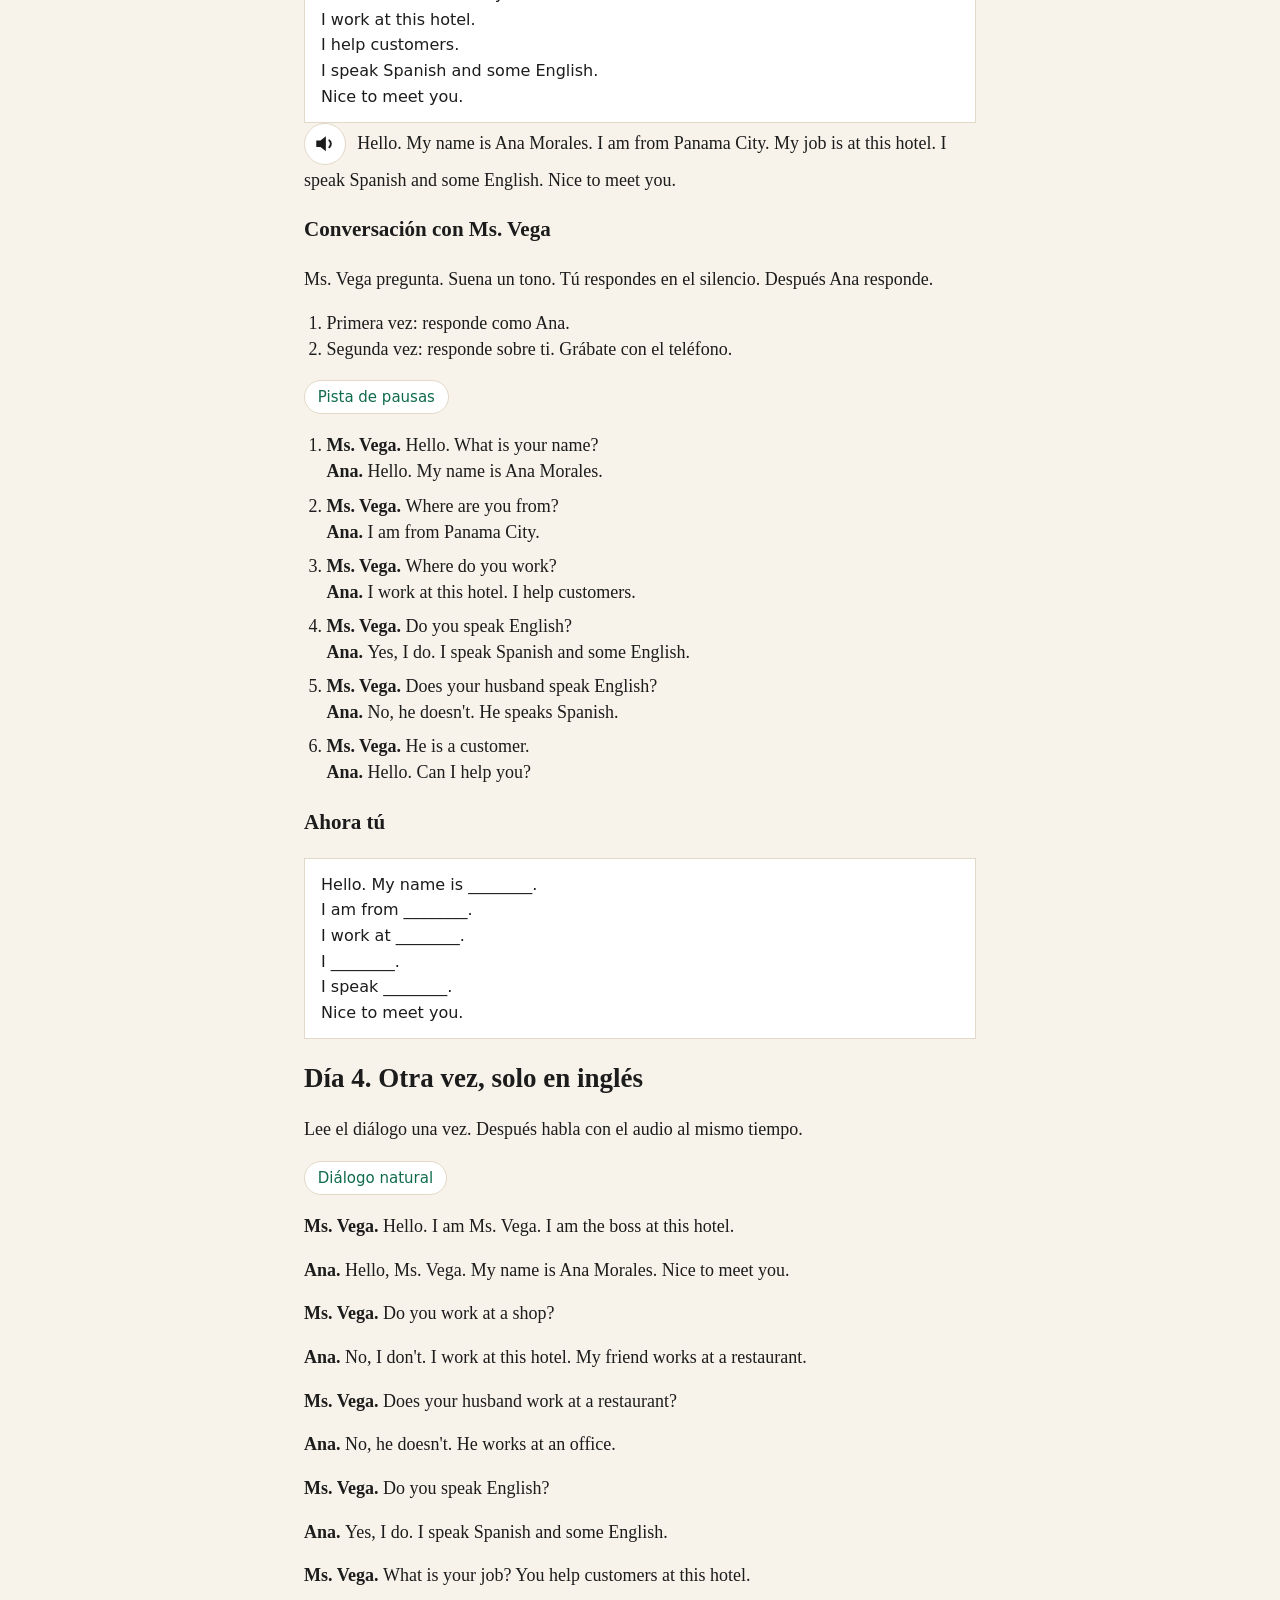
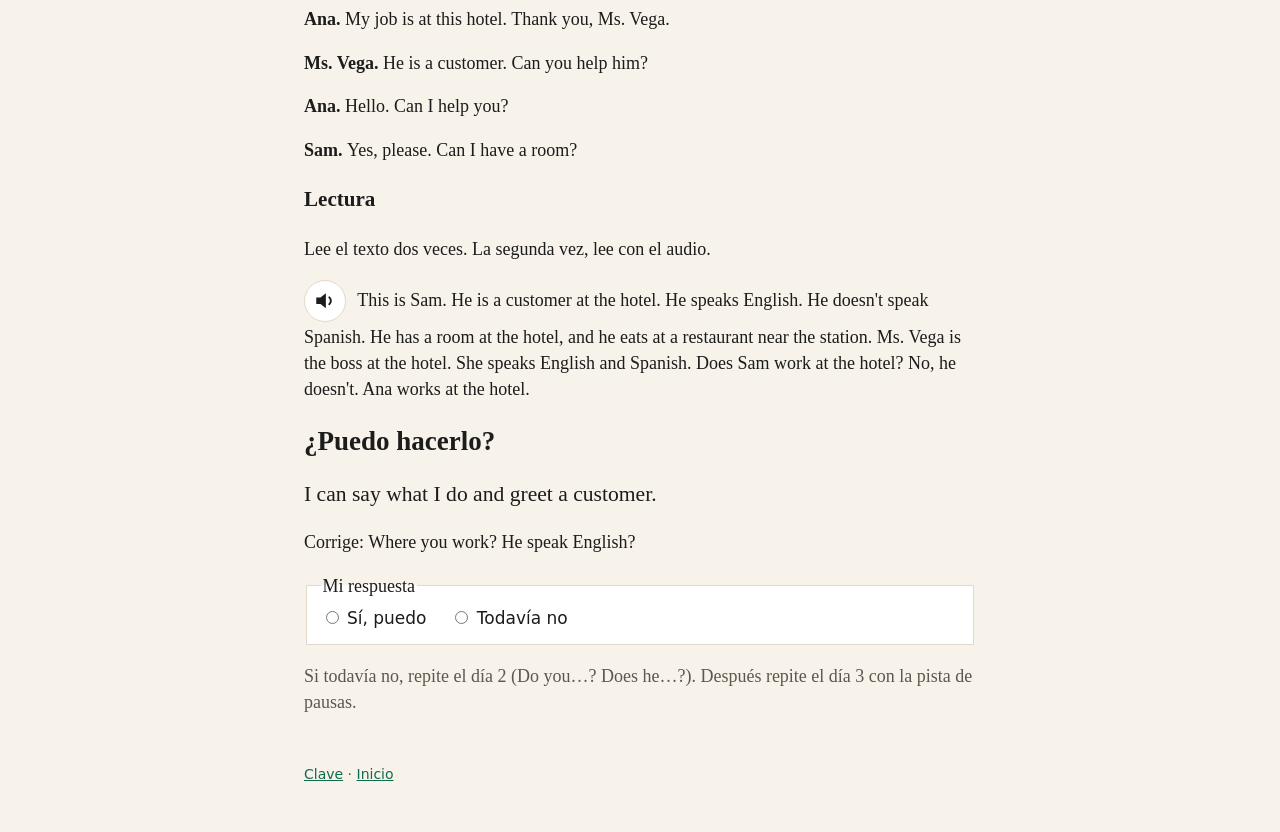
<file: u08.html>
<!DOCTYPE html>
<html lang="es">
<head>
<meta charset="utf-8">
<meta name="viewport" content="width=device-width, initial-scale=1">
<title>Unidad 8 — Essential English A1</title>
<link rel="stylesheet" href="reader.css">
</head>
<body>
<header>
<p><a href="index.html">Essential English A1</a> · Unidad 8</p>
<p class="cando"><span lang="en">I can say what I do and greet a customer.</span></p>
<p class="cando-es">Puedo decir en qué trabajo y saludar a un cliente.</p>
<button type="button" data-cover aria-pressed="false">Tapar el español</button>
<nav>
<a href="#dia1">Día 1</a>
<a href="#dia2">Día 2</a>
<a href="#dia3">Día 3</a>
<a href="#dia4">Día 4</a>
</nav>
</header>
<main>
<section id="dia1">
<h2>Día 1. Escucha</h2>
<ol class="steps">
<li>Mira la imagen y escucha el diálogo una vez, sin leer.</li>
<li>Escucha cada palabra y elige el significado.</li>
<li>Escucha otra vez y lee. Tapa el español; destápalo solo si lo necesitas.</li>
</ol>
<img class="scene" src="images/u08-scene.jpg" alt="">
<p><a class="play" href="audio/u08/U08-dialogue-slow.mp3">Diálogo lento</a>
<a class="play" href="audio/u08/U08-dialogue.mp3">Diálogo natural</a></p>
<div class='words'><article class='word'><h3><a class="play speaker" href="audio/u08/U08-job.mp3" aria-label="Escuchar: job"><svg class="speaker" viewBox="0 0 24 24" aria-hidden="true"><path fill="currentColor" d="M4 9v6h4l5 4V5L8 9H4z"/><path fill="none" stroke="currentColor" stroke-width="1.8" stroke-linecap="round" d="M16.2 8.8a4.2 4.2 0 0 1 0 6.4"/></svg></a> <span lang="en">job</span></h3><div class='options'><button type="button" class="option" data-right="1">(a) trabajo (empleo)</button><button type="button" class="option" data-right="0">(b) oficina</button><button type="button" class="option" data-right="0">(c) jefe</button></div></article><article class='word'><h3><a class="play speaker" href="audio/u08/U08-hotel.mp3" aria-label="Escuchar: hotel"><svg class="speaker" viewBox="0 0 24 24" aria-hidden="true"><path fill="currentColor" d="M4 9v6h4l5 4V5L8 9H4z"/><path fill="none" stroke="currentColor" stroke-width="1.8" stroke-linecap="round" d="M16.2 8.8a4.2 4.2 0 0 1 0 6.4"/></svg></a> <span lang="en">hotel</span></h3><div class='options'><button type="button" class="option" data-right="1">(a) hotel</button><button type="button" class="option" data-right="0">(b) tienda</button><button type="button" class="option" data-right="0">(c) restaurante</button></div></article><article class='word'><h3><a class="play speaker" href="audio/u08/U08-restaurant.mp3" aria-label="Escuchar: restaurant"><svg class="speaker" viewBox="0 0 24 24" aria-hidden="true"><path fill="currentColor" d="M4 9v6h4l5 4V5L8 9H4z"/><path fill="none" stroke="currentColor" stroke-width="1.8" stroke-linecap="round" d="M16.2 8.8a4.2 4.2 0 0 1 0 6.4"/></svg></a> <span lang="en">restaurant</span></h3><div class='options'><button type="button" class="option" data-right="0">(a) hotel</button><button type="button" class="option" data-right="0">(b) oficina</button><button type="button" class="option" data-right="1">(c) restaurante</button></div></article><article class='word'><h3><a class="play speaker" href="audio/u08/U08-shop.mp3" aria-label="Escuchar: shop"><svg class="speaker" viewBox="0 0 24 24" aria-hidden="true"><path fill="currentColor" d="M4 9v6h4l5 4V5L8 9H4z"/><path fill="none" stroke="currentColor" stroke-width="1.8" stroke-linecap="round" d="M16.2 8.8a4.2 4.2 0 0 1 0 6.4"/></svg></a> <span lang="en">shop</span></h3><div class='options'><button type="button" class="option" data-right="0">(a) hotel</button><button type="button" class="option" data-right="0">(b) oficina</button><button type="button" class="option" data-right="1">(c) tienda</button></div></article><article class='word'><h3><a class="play speaker" href="audio/u08/U08-office.mp3" aria-label="Escuchar: office"><svg class="speaker" viewBox="0 0 24 24" aria-hidden="true"><path fill="currentColor" d="M4 9v6h4l5 4V5L8 9H4z"/><path fill="none" stroke="currentColor" stroke-width="1.8" stroke-linecap="round" d="M16.2 8.8a4.2 4.2 0 0 1 0 6.4"/></svg></a> <span lang="en">office</span></h3><div class='options'><button type="button" class="option" data-right="1">(a) oficina</button><button type="button" class="option" data-right="0">(b) tienda</button><button type="button" class="option" data-right="0">(c) restaurante</button></div></article><article class='word'><h3><a class="play speaker" href="audio/u08/U08-customer.mp3" aria-label="Escuchar: customer"><svg class="speaker" viewBox="0 0 24 24" aria-hidden="true"><path fill="currentColor" d="M4 9v6h4l5 4V5L8 9H4z"/><path fill="none" stroke="currentColor" stroke-width="1.8" stroke-linecap="round" d="M16.2 8.8a4.2 4.2 0 0 1 0 6.4"/></svg></a> <span lang="en">customer</span></h3><div class='options'><button type="button" class="option" data-right="0">(a) amigo</button><button type="button" class="option" data-right="0">(b) jefe</button><button type="button" class="option" data-right="1">(c) cliente</button></div></article><article class='word'><h3><a class="play speaker" href="audio/u08/U08-boss.mp3" aria-label="Escuchar: boss"><svg class="speaker" viewBox="0 0 24 24" aria-hidden="true"><path fill="currentColor" d="M4 9v6h4l5 4V5L8 9H4z"/><path fill="none" stroke="currentColor" stroke-width="1.8" stroke-linecap="round" d="M16.2 8.8a4.2 4.2 0 0 1 0 6.4"/></svg></a> <span lang="en">boss</span></h3><div class='options'><button type="button" class="option" data-right="0">(a) cliente</button><button type="button" class="option" data-right="1">(b) jefe</button><button type="button" class="option" data-right="0">(c) trabajo</button></div></article><article class='word'><h3><a class="play speaker" href="audio/u08/U08-speak.mp3" aria-label="Escuchar: speak"><svg class="speaker" viewBox="0 0 24 24" aria-hidden="true"><path fill="currentColor" d="M4 9v6h4l5 4V5L8 9H4z"/><path fill="none" stroke="currentColor" stroke-width="1.8" stroke-linecap="round" d="M16.2 8.8a4.2 4.2 0 0 1 0 6.4"/></svg></a> <span lang="en">speak</span></h3><div class='options'><button type="button" class="option" data-right="1">(a) hablar</button><button type="button" class="option" data-right="0">(b) ayudar</button><button type="button" class="option" data-right="0">(c) trabajar</button></div></article><article class='word'><h3><a class="play speaker" href="audio/u08/U08-english.mp3" aria-label="Escuchar: English"><svg class="speaker" viewBox="0 0 24 24" aria-hidden="true"><path fill="currentColor" d="M4 9v6h4l5 4V5L8 9H4z"/><path fill="none" stroke="currentColor" stroke-width="1.8" stroke-linecap="round" d="M16.2 8.8a4.2 4.2 0 0 1 0 6.4"/></svg></a> <span lang="en">English</span></h3><div class='options'><button type="button" class="option" data-right="0">(a) Inglaterra</button><button type="button" class="option" data-right="1">(b) inglés</button><button type="button" class="option" data-right="0">(c) español</button></div></article><article class='word'><h3><a class="play speaker" href="audio/u08/U08-spanish.mp3" aria-label="Escuchar: Spanish"><svg class="speaker" viewBox="0 0 24 24" aria-hidden="true"><path fill="currentColor" d="M4 9v6h4l5 4V5L8 9H4z"/><path fill="none" stroke="currentColor" stroke-width="1.8" stroke-linecap="round" d="M16.2 8.8a4.2 4.2 0 0 1 0 6.4"/></svg></a> <span lang="en">Spanish</span></h3><div class='options'><button type="button" class="option" data-right="0">(a) España</button><button type="button" class="option" data-right="1">(b) español</button><button type="button" class="option" data-right="0">(c) inglés</button></div></article></div>

<h3>Diálogo</h3>
<div class='line'><p class='en'><a class="play speaker" href="audio/u08/U08-d01.mp3" aria-label="Escuchar: Hello. I am Ms. Vega. I am the boss at this hotel."><svg class="speaker" viewBox="0 0 24 24" aria-hidden="true"><path fill="currentColor" d="M4 9v6h4l5 4V5L8 9H4z"/><path fill="none" stroke="currentColor" stroke-width="1.8" stroke-linecap="round" d="M16.2 8.8a4.2 4.2 0 0 1 0 6.4"/></svg></a><strong>Ms. Vega.</strong> <span lang="en">Hello. I am Ms. Vega. I am the boss at this hotel.</span></p><p class='gloss'>Hola. Soy la señora Vega. Soy la jefa de este hotel.</p></div><div class='line'><p class='en'><a class="play speaker" href="audio/u08/U08-d02.mp3" aria-label="Escuchar: Hello, Ms. Vega. My name is Ana Morales. Nice to meet you."><svg class="speaker" viewBox="0 0 24 24" aria-hidden="true"><path fill="currentColor" d="M4 9v6h4l5 4V5L8 9H4z"/><path fill="none" stroke="currentColor" stroke-width="1.8" stroke-linecap="round" d="M16.2 8.8a4.2 4.2 0 0 1 0 6.4"/></svg></a><strong>Ana.</strong> <span lang="en">Hello, Ms. Vega. My name is Ana Morales. Nice to meet you.</span></p><p class='gloss'>Hola, señora Vega. Me llamo Ana Morales. Mucho gusto.</p></div><div class='line'><p class='en'><a class="play speaker" href="audio/u08/U08-d03.mp3" aria-label="Escuchar: Do you work at a shop?"><svg class="speaker" viewBox="0 0 24 24" aria-hidden="true"><path fill="currentColor" d="M4 9v6h4l5 4V5L8 9H4z"/><path fill="none" stroke="currentColor" stroke-width="1.8" stroke-linecap="round" d="M16.2 8.8a4.2 4.2 0 0 1 0 6.4"/></svg></a><strong>Ms. Vega.</strong> <span lang="en">Do you work at a shop?</span></p><p class='gloss'>¿Usted trabaja en una tienda?</p></div><div class='line'><p class='en'><a class="play speaker" href="audio/u08/U08-d04.mp3" aria-label="Escuchar: No, I don&#x27;t. I work at this hotel. My friend works at a restaurant."><svg class="speaker" viewBox="0 0 24 24" aria-hidden="true"><path fill="currentColor" d="M4 9v6h4l5 4V5L8 9H4z"/><path fill="none" stroke="currentColor" stroke-width="1.8" stroke-linecap="round" d="M16.2 8.8a4.2 4.2 0 0 1 0 6.4"/></svg></a><strong>Ana.</strong> <span lang="en">No, I don&#x27;t. I work at this hotel. My friend works at a restaurant.</span></p><p class='gloss'>No. Trabajo en este hotel. Mi amigo trabaja en un restaurante.</p></div><div class='line'><p class='en'><a class="play speaker" href="audio/u08/U08-d05.mp3" aria-label="Escuchar: Does your husband work at a restaurant?"><svg class="speaker" viewBox="0 0 24 24" aria-hidden="true"><path fill="currentColor" d="M4 9v6h4l5 4V5L8 9H4z"/><path fill="none" stroke="currentColor" stroke-width="1.8" stroke-linecap="round" d="M16.2 8.8a4.2 4.2 0 0 1 0 6.4"/></svg></a><strong>Ms. Vega.</strong> <span lang="en">Does your husband work at a restaurant?</span></p><p class='gloss'>¿Su esposo trabaja en un restaurante?</p></div><div class='line'><p class='en'><a class="play speaker" href="audio/u08/U08-d06.mp3" aria-label="Escuchar: No, he doesn&#x27;t. He works at an office."><svg class="speaker" viewBox="0 0 24 24" aria-hidden="true"><path fill="currentColor" d="M4 9v6h4l5 4V5L8 9H4z"/><path fill="none" stroke="currentColor" stroke-width="1.8" stroke-linecap="round" d="M16.2 8.8a4.2 4.2 0 0 1 0 6.4"/></svg></a><strong>Ana.</strong> <span lang="en">No, he doesn&#x27;t. He works at an office.</span></p><p class='gloss'>No. Él trabaja en una oficina.</p></div><div class='line'><p class='en'><a class="play speaker" href="audio/u08/U08-d07.mp3" aria-label="Escuchar: Do you speak English?"><svg class="speaker" viewBox="0 0 24 24" aria-hidden="true"><path fill="currentColor" d="M4 9v6h4l5 4V5L8 9H4z"/><path fill="none" stroke="currentColor" stroke-width="1.8" stroke-linecap="round" d="M16.2 8.8a4.2 4.2 0 0 1 0 6.4"/></svg></a><strong>Ms. Vega.</strong> <span lang="en">Do you speak English?</span></p><p class='gloss'>¿Habla inglés?</p></div><div class='line'><p class='en'><a class="play speaker" href="audio/u08/U08-d08.mp3" aria-label="Escuchar: Yes, I do. I speak Spanish and some English."><svg class="speaker" viewBox="0 0 24 24" aria-hidden="true"><path fill="currentColor" d="M4 9v6h4l5 4V5L8 9H4z"/><path fill="none" stroke="currentColor" stroke-width="1.8" stroke-linecap="round" d="M16.2 8.8a4.2 4.2 0 0 1 0 6.4"/></svg></a><strong>Ana.</strong> <span lang="en">Yes, I do. I speak Spanish and some English.</span></p><p class='gloss'>Sí. Hablo español y un poco de inglés.</p></div><div class='line'><p class='en'><a class="play speaker" href="audio/u08/U08-d09.mp3" aria-label="Escuchar: What is your job? You help customers at this hotel."><svg class="speaker" viewBox="0 0 24 24" aria-hidden="true"><path fill="currentColor" d="M4 9v6h4l5 4V5L8 9H4z"/><path fill="none" stroke="currentColor" stroke-width="1.8" stroke-linecap="round" d="M16.2 8.8a4.2 4.2 0 0 1 0 6.4"/></svg></a><strong>Ms. Vega.</strong> <span lang="en">What is your job? You help customers at this hotel.</span></p><p class='gloss'>¿Cuál es su trabajo? Usted atiende a los clientes de este hotel.</p></div><div class='line'><p class='en'><a class="play speaker" href="audio/u08/U08-d10.mp3" aria-label="Escuchar: My job is at this hotel. Thank you, Ms. Vega."><svg class="speaker" viewBox="0 0 24 24" aria-hidden="true"><path fill="currentColor" d="M4 9v6h4l5 4V5L8 9H4z"/><path fill="none" stroke="currentColor" stroke-width="1.8" stroke-linecap="round" d="M16.2 8.8a4.2 4.2 0 0 1 0 6.4"/></svg></a><strong>Ana.</strong> <span lang="en">My job is at this hotel. Thank you, Ms. Vega.</span></p><p class='gloss'>Mi trabajo es en este hotel. Gracias, señora Vega.</p></div><div class='line'><p class='en'><a class="play speaker" href="audio/u08/U08-d11.mp3" aria-label="Escuchar: He is a customer. Can you help him?"><svg class="speaker" viewBox="0 0 24 24" aria-hidden="true"><path fill="currentColor" d="M4 9v6h4l5 4V5L8 9H4z"/><path fill="none" stroke="currentColor" stroke-width="1.8" stroke-linecap="round" d="M16.2 8.8a4.2 4.2 0 0 1 0 6.4"/></svg></a><strong>Ms. Vega.</strong> <span lang="en">He is a customer. Can you help him?</span></p><p class='gloss'>Él es un cliente. ¿Lo puede atender?</p></div><div class='line'><p class='en'><a class="play speaker" href="audio/u08/U08-d12.mp3" aria-label="Escuchar: Hello. Can I help you?"><svg class="speaker" viewBox="0 0 24 24" aria-hidden="true"><path fill="currentColor" d="M4 9v6h4l5 4V5L8 9H4z"/><path fill="none" stroke="currentColor" stroke-width="1.8" stroke-linecap="round" d="M16.2 8.8a4.2 4.2 0 0 1 0 6.4"/></svg></a><strong>Ana.</strong> <span lang="en">Hello. Can I help you?</span></p><p class='gloss'>Buenas. ¿En qué le puedo ayudar?</p></div><div class='line'><p class='en'><a class="play speaker" href="audio/u08/U08-d13.mp3" aria-label="Escuchar: Yes, please. Can I have a room?"><svg class="speaker" viewBox="0 0 24 24" aria-hidden="true"><path fill="currentColor" d="M4 9v6h4l5 4V5L8 9H4z"/><path fill="none" stroke="currentColor" stroke-width="1.8" stroke-linecap="round" d="M16.2 8.8a4.2 4.2 0 0 1 0 6.4"/></svg></a><strong>Sam.</strong> <span lang="en">Yes, please. Can I have a room?</span></p><p class='gloss'>Sí, por favor. ¿Me da una habitación?</p></div>
<h3>Imágenes</h3><p>Escucha las cuatro palabras. Para cada una, escribe la letra de la imagen.</p><div class='pictures'><figure><img src='images/u08-restaurant.jpg' alt=''><figcaption>a</figcaption></figure><figure><img src='images/u08-shop.jpg' alt=''><figcaption>b</figcaption></figure><figure><img src='images/u08-office.jpg' alt=''><figcaption>c</figcaption></figure><figure><img src='images/u08-hotel.jpg' alt=''><figcaption>d</figcaption></figure></div><ol class='task'><li><a class="play speaker" href="audio/u08/U08-office.mp3" aria-label="Escuchar: palabra 1"><svg class="speaker" viewBox="0 0 24 24" aria-hidden="true"><path fill="currentColor" d="M4 9v6h4l5 4V5L8 9H4z"/><path fill="none" stroke="currentColor" stroke-width="1.8" stroke-linecap="round" d="M16.2 8.8a4.2 4.2 0 0 1 0 6.4"/></svg></a> ____</li><li><a class="play speaker" href="audio/u08/U08-restaurant.mp3" aria-label="Escuchar: palabra 2"><svg class="speaker" viewBox="0 0 24 24" aria-hidden="true"><path fill="currentColor" d="M4 9v6h4l5 4V5L8 9H4z"/><path fill="none" stroke="currentColor" stroke-width="1.8" stroke-linecap="round" d="M16.2 8.8a4.2 4.2 0 0 1 0 6.4"/></svg></a> ____</li><li><a class="play speaker" href="audio/u08/U08-hotel.mp3" aria-label="Escuchar: palabra 3"><svg class="speaker" viewBox="0 0 24 24" aria-hidden="true"><path fill="currentColor" d="M4 9v6h4l5 4V5L8 9H4z"/><path fill="none" stroke="currentColor" stroke-width="1.8" stroke-linecap="round" d="M16.2 8.8a4.2 4.2 0 0 1 0 6.4"/></svg></a> ____</li><li><a class="play speaker" href="audio/u08/U08-shop.mp3" aria-label="Escuchar: palabra 4"><svg class="speaker" viewBox="0 0 24 24" aria-hidden="true"><path fill="currentColor" d="M4 9v6h4l5 4V5L8 9H4z"/><path fill="none" stroke="currentColor" stroke-width="1.8" stroke-linecap="round" d="M16.2 8.8a4.2 4.2 0 0 1 0 6.4"/></svg></a> ____</li></ol>
</section>
<section id="dia2">
<h2>Día 2. Estudia</h2>
<div class="box"><p>En español la pregunta puede ser igual que la frase: ¿Trabajas en una tienda?</p><p>En inglés la pregunta necesita do (o does con he, she): Do you work at a shop? Does he work at an office?</p><p>Respuesta corta: Yes, I do. No, I don&#x27;t. Yes, he does. No, he doesn&#x27;t.</p><p>No digas Where you work? No digas You speak English?</p></div>
<ol class="practice"><li>Corrige: Where you work?</li><li>Corrige: You speak English?</li><li>Completa: ___ he work at an office?</li><li>Completa: Do you speak Spanish? — Yes, I ___.</li><li>Elige: (a) Does she works at a hotel? (b) Does she work at a hotel?</li><li>Completa: Does your boss speak English? — No, she ___.</li></ol>
<p>Las respuestas están en la <a href="key.html#u08">clave</a>.</p>

<h3 lang="en">/dʒ/ in job</h3>
<p>La j de job no es la j española de «jefe» ni la y de «yo»: es un sonido como «dy» muy junto, con los labios un poco hacia afuera. Primero d, después sh con voz: d-job.</p>
<p>Escucha. Repite. Grábate y escucha tu grabación una vez. Repite con el modelo.</p>
<p class='en'><a class="play speaker" href="audio/u08/U08-sound-job.mp3" aria-label="Escuchar: What is your job?"><svg class="speaker" viewBox="0 0 24 24" aria-hidden="true"><path fill="currentColor" d="M4 9v6h4l5 4V5L8 9H4z"/><path fill="none" stroke="currentColor" stroke-width="1.8" stroke-linecap="round" d="M16.2 8.8a4.2 4.2 0 0 1 0 6.4"/></svg></a> <span lang="en">What is your job?</span></p><p class='en'><a class="play speaker" href="audio/u08/U08-sound-hotel.mp3" aria-label="Escuchar: My job is at this hotel."><svg class="speaker" viewBox="0 0 24 24" aria-hidden="true"><path fill="currentColor" d="M4 9v6h4l5 4V5L8 9H4z"/><path fill="none" stroke="currentColor" stroke-width="1.8" stroke-linecap="round" d="M16.2 8.8a4.2 4.2 0 0 1 0 6.4"/></svg></a> <span lang="en">My job is at this hotel.</span></p>
<h3>Tarjetas</h3><p>Di la palabra en español. Después toca la tarjeta para ver la respuesta y un ejemplo. Copia las tarjetas en papel.</p><div class='cards'><details class='flash'><summary><span lang="en">job</span></summary><p>trabajo (empleo)</p><p><span lang="en">What is your job?</span></p></details><details class='flash'><summary><span lang="en">hotel</span></summary><p>hotel</p><p><span lang="en">I am the boss at this hotel.</span></p></details><details class='flash'><summary><span lang="en">restaurant</span></summary><p>restaurante</p><p><span lang="en">No, I don&#x27;t. I work at this hotel. My friend works at a restaurant.</span></p></details><details class='flash'><summary><span lang="en">shop</span></summary><p>tienda</p><p><span lang="en">Do you work at a shop?</span></p></details><details class='flash'><summary><span lang="en">office</span></summary><p>oficina</p><p><span lang="en">No, he doesn&#x27;t. He works at an office.</span></p></details><details class='flash'><summary><span lang="en">customer</span></summary><p>cliente</p><p><span lang="en">He is a customer. Can you help him?</span></p></details><details class='flash'><summary><span lang="en">boss</span></summary><p>jefe</p><p><span lang="en">I am the boss at this hotel.</span></p></details><details class='flash'><summary><span lang="en">speak</span></summary><p>hablar</p><p><span lang="en">Do you speak English?</span></p></details><details class='flash'><summary><span lang="en">English</span></summary><p>inglés</p><p><span lang="en">Do you speak English?</span></p></details><details class='flash'><summary><span lang="en">Spanish</span></summary><p>español</p><p><span lang="en">I speak Spanish and some English.</span></p></details></div>
</section>
<section id="dia3">
<h2>Día 3. Habla y escribe</h2>
<h3>Tu presentación en el trabajo</h3>
<p>Primero lee la presentación de Ana para su primer día. Después escribe la tuya: nombre, ciudad, trabajo e idiomas, y dila en voz alta con la pista de pausas.</p>
<div class="card"><div><span lang="en">Hello. My name is Ana Morales.</span></div><div><span lang="en">I am from Panama City.</span></div><div><span lang="en">I work at this hotel.</span></div><div><span lang="en">I help customers.</span></div><div><span lang="en">I speak Spanish and some English.</span></div><div><span lang="en">Nice to meet you.</span></div></div>
<p class="en"><a class="play speaker" href="audio/u08/U08-model.mp3" aria-label="Escuchar: Hello. My name is Ana Morales. I am from Panama City. My job is at this hotel. I speak Spanish and some English. Nice to meet you."><svg class="speaker" viewBox="0 0 24 24" aria-hidden="true"><path fill="currentColor" d="M4 9v6h4l5 4V5L8 9H4z"/><path fill="none" stroke="currentColor" stroke-width="1.8" stroke-linecap="round" d="M16.2 8.8a4.2 4.2 0 0 1 0 6.4"/></svg></a> <span lang="en">Hello. My name is Ana Morales. I am from Panama City. My job is at this hotel. I speak Spanish and some English. Nice to meet you.</span></p>
<h3>Conversación con Ms. Vega</h3>
<p>Ms. Vega pregunta. Suena un tono. Tú respondes en el silencio. Después Ana responde.</p>
<ol class="steps"><li>Primera vez: responde como Ana.</li><li>Segunda vez: responde sobre ti. Grábate con el teléfono.</li></ol>
<p><a class="play" href="audio/u08/U08-pause.mp3">Pista de pausas</a></p>
<ol class="pairs"><li><strong>Ms. Vega.</strong> <span lang="en">Hello. What is your name?</span><br><strong>Ana.</strong> <span lang="en">Hello. My name is Ana Morales.</span></li><li><strong>Ms. Vega.</strong> <span lang="en">Where are you from?</span><br><strong>Ana.</strong> <span lang="en">I am from Panama City.</span></li><li><strong>Ms. Vega.</strong> <span lang="en">Where do you work?</span><br><strong>Ana.</strong> <span lang="en">I work at this hotel. I help customers.</span></li><li><strong>Ms. Vega.</strong> <span lang="en">Do you speak English?</span><br><strong>Ana.</strong> <span lang="en">Yes, I do. I speak Spanish and some English.</span></li><li><strong>Ms. Vega.</strong> <span lang="en">Does your husband speak English?</span><br><strong>Ana.</strong> <span lang="en">No, he doesn&#x27;t. He speaks Spanish.</span></li><li><strong>Ms. Vega.</strong> <span lang="en">He is a customer.</span><br><strong>Ana.</strong> <span lang="en">Hello. Can I help you?</span></li></ol>
<h3>Ahora tú</h3>
<div class="card"><div><span lang="en">Hello. My name is ________.</span></div><div><span lang="en">I am from ________.</span></div><div><span lang="en">I work at ________.</span></div><div><span lang="en">I ________.</span></div><div><span lang="en">I speak ________.</span></div><div><span lang="en">Nice to meet you.</span></div></div>
</section>
<section id="dia4">
<h2>Día 4. Otra vez, solo en inglés</h2>
<p>Lee el diálogo una vez. Después habla con el audio al mismo tiempo.</p>
<p><a class="play" href="audio/u08/U08-dialogue.mp3">Diálogo natural</a></p>
<div class='line'><p class='en'><strong>Ms. Vega.</strong> <span lang="en">Hello. I am Ms. Vega. I am the boss at this hotel.</span></p></div><div class='line'><p class='en'><strong>Ana.</strong> <span lang="en">Hello, Ms. Vega. My name is Ana Morales. Nice to meet you.</span></p></div><div class='line'><p class='en'><strong>Ms. Vega.</strong> <span lang="en">Do you work at a shop?</span></p></div><div class='line'><p class='en'><strong>Ana.</strong> <span lang="en">No, I don&#x27;t. I work at this hotel. My friend works at a restaurant.</span></p></div><div class='line'><p class='en'><strong>Ms. Vega.</strong> <span lang="en">Does your husband work at a restaurant?</span></p></div><div class='line'><p class='en'><strong>Ana.</strong> <span lang="en">No, he doesn&#x27;t. He works at an office.</span></p></div><div class='line'><p class='en'><strong>Ms. Vega.</strong> <span lang="en">Do you speak English?</span></p></div><div class='line'><p class='en'><strong>Ana.</strong> <span lang="en">Yes, I do. I speak Spanish and some English.</span></p></div><div class='line'><p class='en'><strong>Ms. Vega.</strong> <span lang="en">What is your job? You help customers at this hotel.</span></p></div><div class='line'><p class='en'><strong>Ana.</strong> <span lang="en">My job is at this hotel. Thank you, Ms. Vega.</span></p></div><div class='line'><p class='en'><strong>Ms. Vega.</strong> <span lang="en">He is a customer. Can you help him?</span></p></div><div class='line'><p class='en'><strong>Ana.</strong> <span lang="en">Hello. Can I help you?</span></p></div><div class='line'><p class='en'><strong>Sam.</strong> <span lang="en">Yes, please. Can I have a room?</span></p></div>
<h3>Lectura</h3><p>Lee el texto dos veces. La segunda vez, lee con el audio.</p><p class='en'><a class="play speaker" href="audio/u08/U08-fluency.mp3" aria-label="Escuchar: lectura"><svg class="speaker" viewBox="0 0 24 24" aria-hidden="true"><path fill="currentColor" d="M4 9v6h4l5 4V5L8 9H4z"/><path fill="none" stroke="currentColor" stroke-width="1.8" stroke-linecap="round" d="M16.2 8.8a4.2 4.2 0 0 1 0 6.4"/></svg></a> <span lang="en">This is Sam. He is a customer at the hotel. He speaks English. He doesn&#x27;t speak Spanish. He has a room at the hotel, and he eats at a restaurant near the station. Ms. Vega is the boss at the hotel. She speaks English and Spanish. Does Sam work at the hotel? No, he doesn&#x27;t. Ana works at the hotel.</span></p>
<h2>¿Puedo hacerlo?</h2>
<p class="cando"><span lang="en">I can say what I do and greet a customer.</span></p>
<p>Corrige: Where you work? He speak English?</p>
<fieldset class="selfcheck" data-store="check-u08">
<legend>Mi respuesta</legend>
<label><input type="radio" name="check-u08" value="si"> Sí, puedo</label>
<label><input type="radio" name="check-u08" value="no"> Todavía no</label>
</fieldset>
<p class="repeat">Si todavía no, repite el día 2 (Do you…? Does he…?). Después repite el día 3 con la pista de pausas.</p>
</section>
</main>
<footer><a href="key.html">Clave</a> · <a href="index.html">Inicio</a></footer>
<script src="app.js"></script>
</body>
</html>
</file>
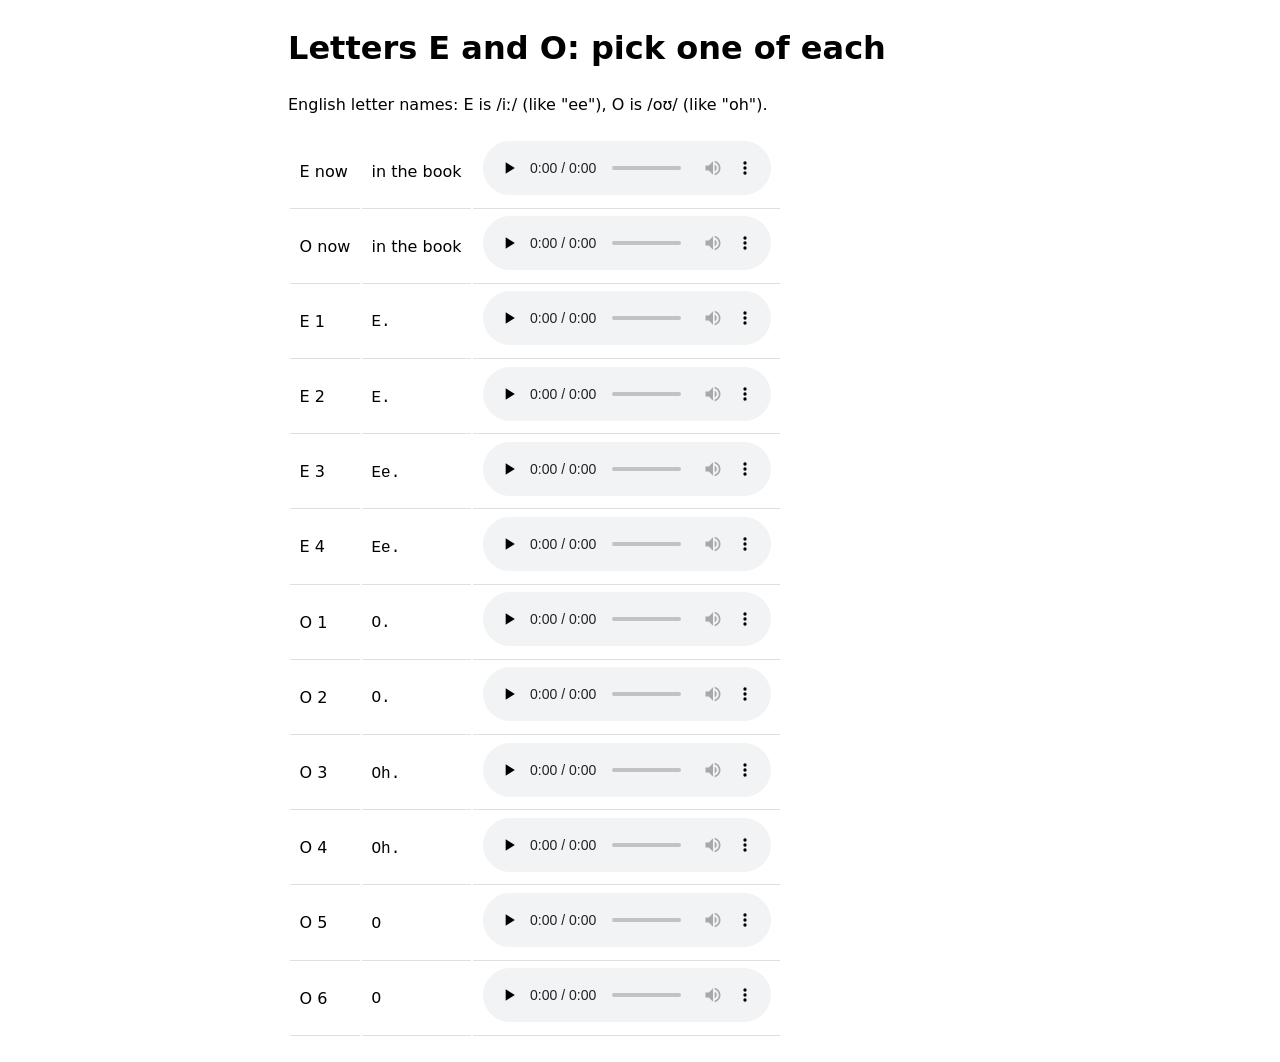
<file: audio/candidates/letters.html>
<!DOCTYPE html><html lang="en"><head><meta charset="utf-8"><title>Letters E and O</title>
<style>:root{color-scheme:light dark} body{font:16px/1.5 system-ui,sans-serif;max-width:44rem;margin:1.5rem auto;padding:0 1rem}
td{padding:.35rem .6rem;border-bottom:1px solid #8884} audio{width:18rem}</style></head><body>
<h1>Letters E and O: pick one of each</h1><p>English letter names: E is /iː/ (like "ee"), O is /oʊ/ (like "oh").</p>
<table><tr><td>E now</td><td>in the book</td><td><audio controls preload='none' src='../u02/U02-l-e.mp3'></audio></td></tr><tr><td>O now</td><td>in the book</td><td><audio controls preload='none' src='../u02/U02-l-o.mp3'></audio></td></tr><tr><td>E 1</td><td><code>E.</code></td><td><audio controls preload='none' src='e-1.mp3'></audio></td></tr><tr><td>E 2</td><td><code>E.</code></td><td><audio controls preload='none' src='e-2.mp3'></audio></td></tr><tr><td>E 3</td><td><code>Ee.</code></td><td><audio controls preload='none' src='e-3.mp3'></audio></td></tr><tr><td>E 4</td><td><code>Ee.</code></td><td><audio controls preload='none' src='e-4.mp3'></audio></td></tr><tr><td>O 1</td><td><code>O.</code></td><td><audio controls preload='none' src='o-1.mp3'></audio></td></tr><tr><td>O 2</td><td><code>O.</code></td><td><audio controls preload='none' src='o-2.mp3'></audio></td></tr><tr><td>O 3</td><td><code>Oh.</code></td><td><audio controls preload='none' src='o-3.mp3'></audio></td></tr><tr><td>O 4</td><td><code>Oh.</code></td><td><audio controls preload='none' src='o-4.mp3'></audio></td></tr><tr><td>O 5</td><td><code>O</code></td><td><audio controls preload='none' src='o-5.mp3'></audio></td></tr><tr><td>O 6</td><td><code>O</code></td><td><audio controls preload='none' src='o-6.mp3'></audio></td></tr></table></body></html>
</file>
<file: reader.css>
:root {
  --paper: #f7f3ea;
  --ink: #1c1c1c;
  --gloss: #0f6b4c;
  --muted: #5c584f;
  --line: #e2d9c8;
  --right: #0f6b4c;
  --wrong: #a8322b;
}
* { box-sizing: border-box; }
body {
  margin: 0;
  background: var(--paper);
  color: var(--ink);
  font: 18px/1.45 Georgia, "Iowan Old Style", serif;
}
header, main, footer { width: min(42rem, calc(100% - 2rem)); margin: 0 auto; }
header { padding: 1.25rem 0 0.5rem; }
a { color: var(--gloss); }
nav { display: flex; flex-wrap: wrap; gap: 0.5rem; margin: 1rem 0; }
nav a, button {
  font: 16px/1.2 system-ui, sans-serif;
  background: white;
  color: var(--ink);
  border: 1px solid var(--line);
  border-radius: 999px;
  padding: 0.45rem 0.8rem;
  text-decoration: none;
  cursor: pointer;
}
button[aria-pressed="true"] { background: var(--gloss); color: white; border-color: var(--gloss); }
.cando { font-size: 1.35rem; margin: 0.2rem 0; }
.cando-es { color: var(--gloss); margin-top: 0; }
.words { display: grid; grid-template-columns: 1fr; gap: 1rem; }
@media (min-width: 700px) {
  .words { grid-template-columns: 1fr 1fr; }
}
.word { background: white; border: 1px solid var(--line); padding: 0.8rem; }
.word img { width: 100%; height: auto; display: block; }
.word h3 { margin: 0.4rem 0; }
.heard { font: 14px/1.3 system-ui, sans-serif; color: var(--muted); font-weight: normal; }
.options { display: flex; flex-wrap: wrap; gap: 0.4rem; }
button.option { border-radius: 0.4rem; }
button.option.right { background: var(--right); border-color: var(--right); color: white; }
button.option.wrong { background: white; border-color: var(--wrong); color: var(--wrong); text-decoration: line-through; }
.play {
  font: 15px/1.2 system-ui, sans-serif;
  display: inline-block;
  margin-right: 0.4rem;
}
a.play:not(.speaker) {
  border: 1px solid var(--line);
  border-radius: 999px;
  background: white;
  padding: 0.45rem 0.8rem;
  text-decoration: none;
}
a.play:not(.speaker).playing { background: var(--gloss); color: white; border-color: var(--gloss); }
a.speaker {
  display: inline-flex;
  align-items: center;
  justify-content: center;
  width: 2.6rem;
  height: 2.6rem;
  margin: 0 0.45rem 0.15rem 0;
  padding: 0;
  vertical-align: middle;
  border: 1px solid var(--line);
  border-radius: 999px;
  background: white;
  color: var(--ink);
  text-decoration: none;
}
a.speaker svg { width: 1.6rem; height: 1.6rem; display: block; }
a.speaker.playing {
  background: var(--gloss);
  color: white;
  border-color: var(--gloss);
}
.line { margin: 0.9rem 0 1.1rem; }
.en { margin: 0; }
.gloss { color: var(--gloss); margin: 0.15rem 0 0.3rem; font-size: 1rem; }
body.covered .line .gloss {
  background: var(--line);
  color: transparent;
  user-select: none;
  border-radius: 0.2rem;
}
.box { background: white; border-left: 4px solid var(--gloss); padding: 0.2rem 1rem; }
ol.practice, ol.steps, ol.pairs, ol.task { padding-left: 1.4rem; }
ol.pairs li { margin-bottom: 0.5rem; }
.card {
  font: 16px/1.6 system-ui, sans-serif;
  background: white;
  border: 1px solid var(--line);
  padding: 0.8rem 1rem;
}
footer { color: var(--muted); font: 14px/1.4 system-ui, sans-serif; padding: 2rem 0 3rem; }
.scene { width: 100%; height: auto; }
h1, h2 { line-height: 1.2; }
ul.closed { list-style: none; padding-left: 0; columns: 2; }
ul.closed li { break-inside: avoid; margin-bottom: 0.3rem; }
@media (min-width: 700px) { ul.closed { columns: 3; } }
.pictures { display: grid; grid-template-columns: repeat(2, 1fr); gap: 0.6rem; }
@media (min-width: 700px) { .pictures { grid-template-columns: repeat(4, 1fr); } }
.pictures figure { margin: 0; background: white; border: 1px solid var(--line); }
.pictures img { width: 100%; height: auto; display: block; }
.pictures figcaption { font: bold 18px/1.6 system-ui, sans-serif; text-align: center; }
.blanks { font: 18px/1.6 system-ui, sans-serif; }
.cards { display: grid; grid-template-columns: repeat(2, 1fr); gap: 0.5rem; }
@media (min-width: 700px) { .cards { grid-template-columns: repeat(3, 1fr); } }
details.flash { background: white; border: 1px solid var(--line); padding: 0.6rem 0.8rem; }
details.flash summary { cursor: pointer; font-weight: bold; }
details.flash p { margin: 0.3rem 0 0; font-size: 1rem; }
fieldset.selfcheck { border: 1px solid var(--line); background: white; display: flex; gap: 1.5rem; flex-wrap: wrap; }
fieldset.selfcheck label { font: 17px/1.6 system-ui, sans-serif; }
.repeat { color: var(--muted); }
li.later { color: var(--muted); }
.soon { font: 14px/1.3 system-ui, sans-serif; }
.box.friend { border-left-color: #a8322b; margin-top: 1rem; }
.box.friend h3 { margin: 0.6rem 0 0.2rem; }

.download { font: 16px/1.4 system-ui, sans-serif; }
</file>
